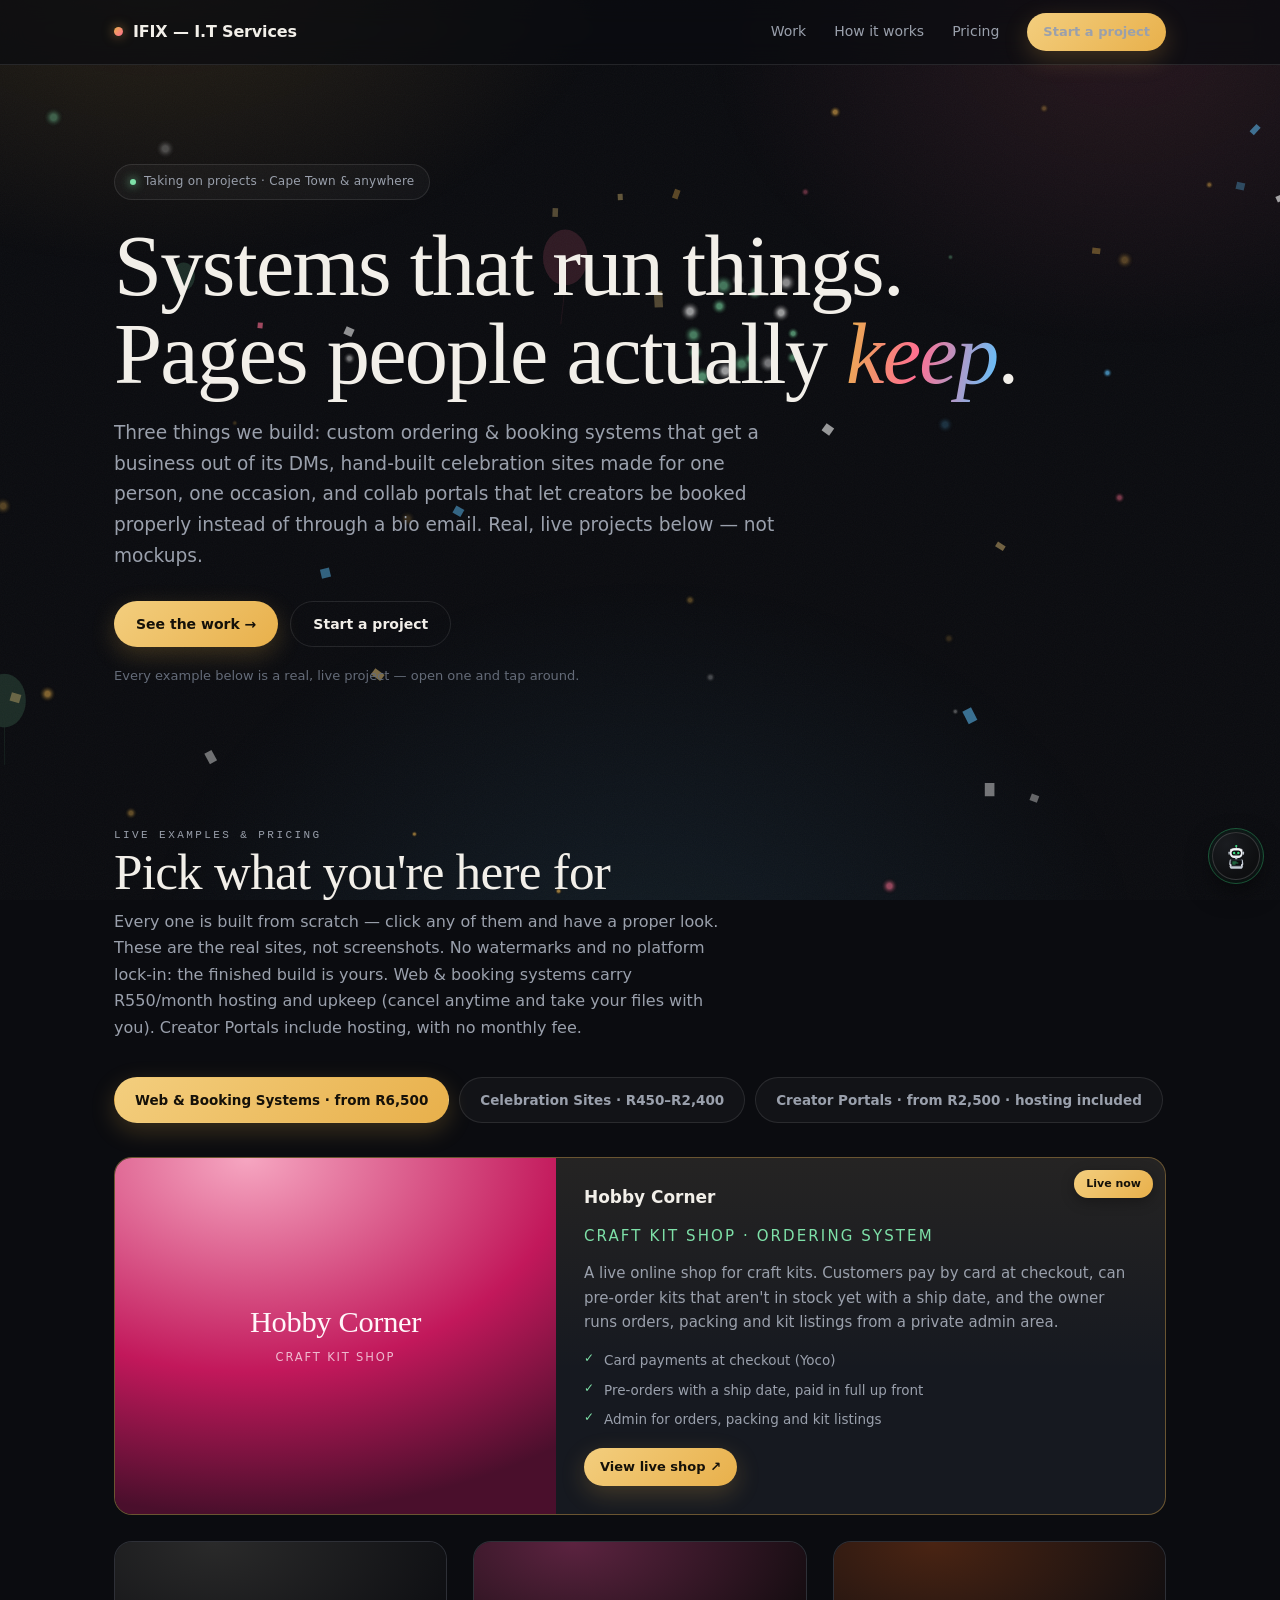
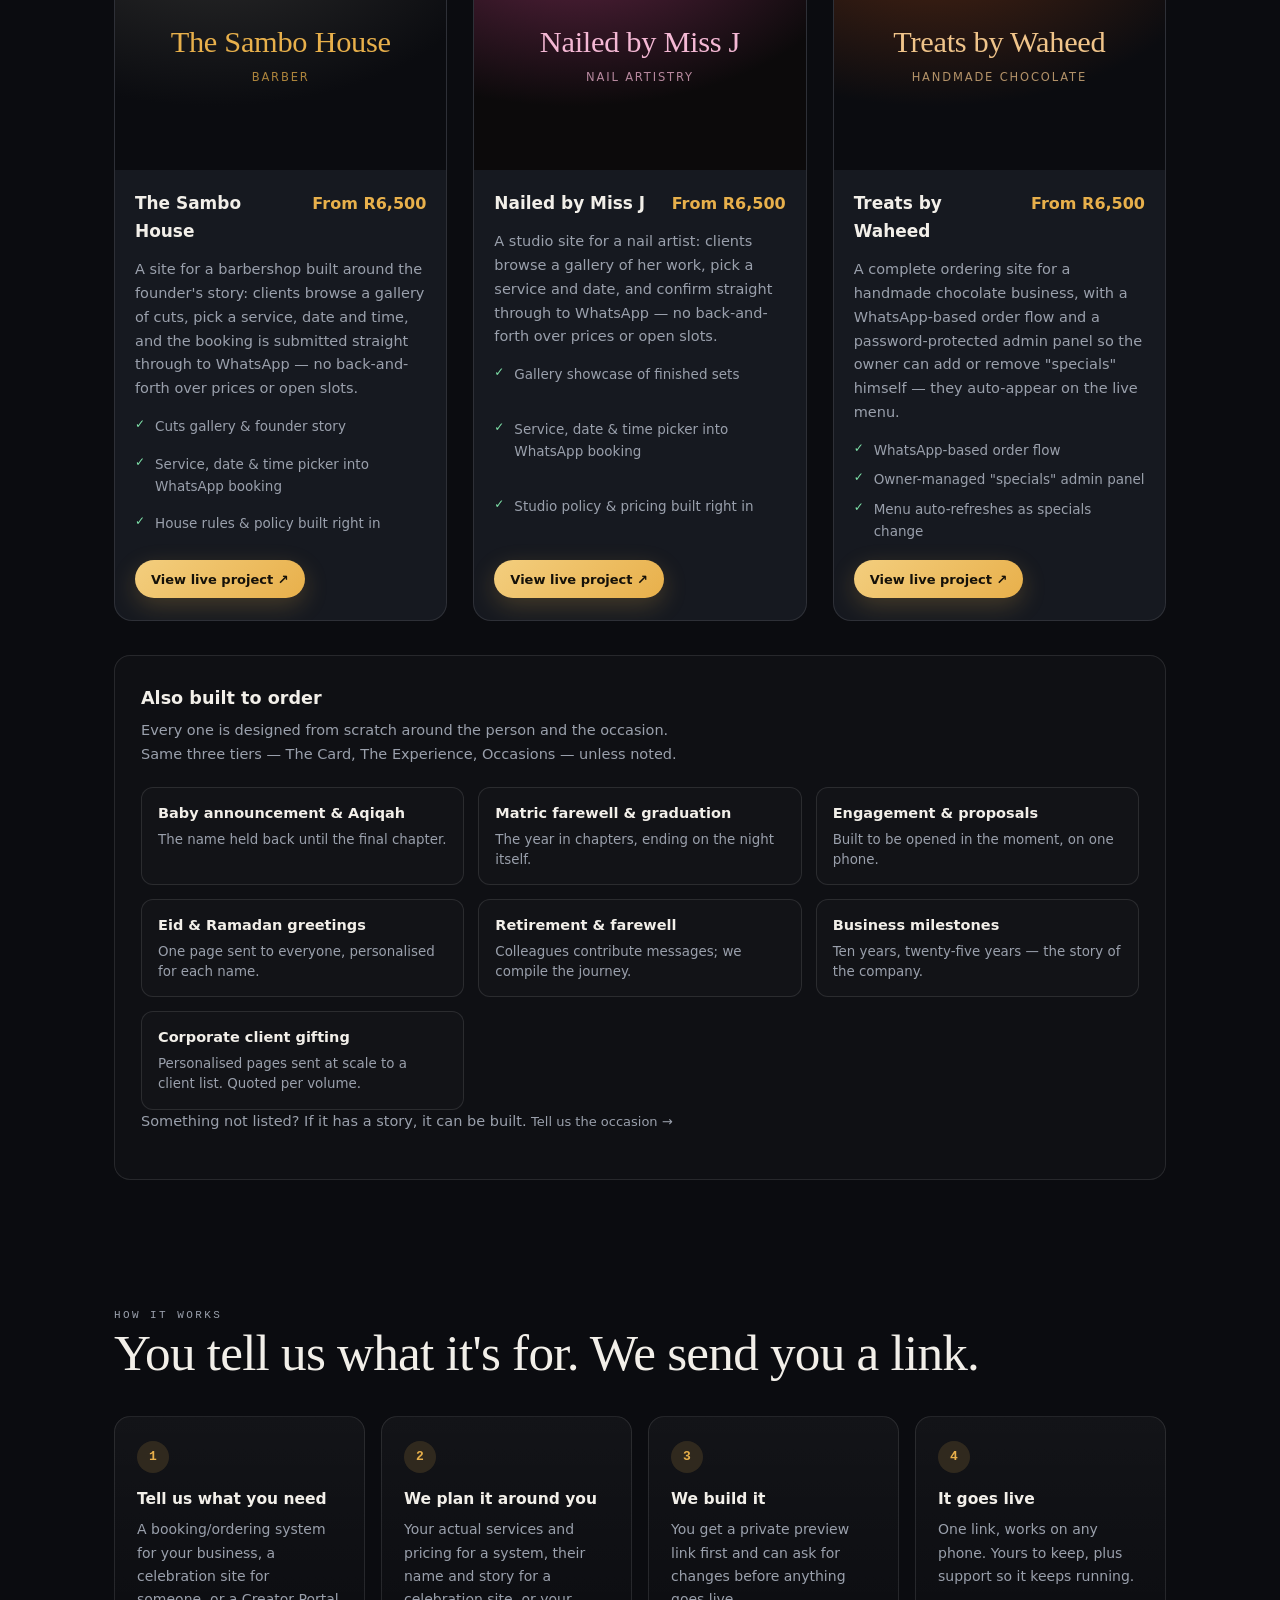
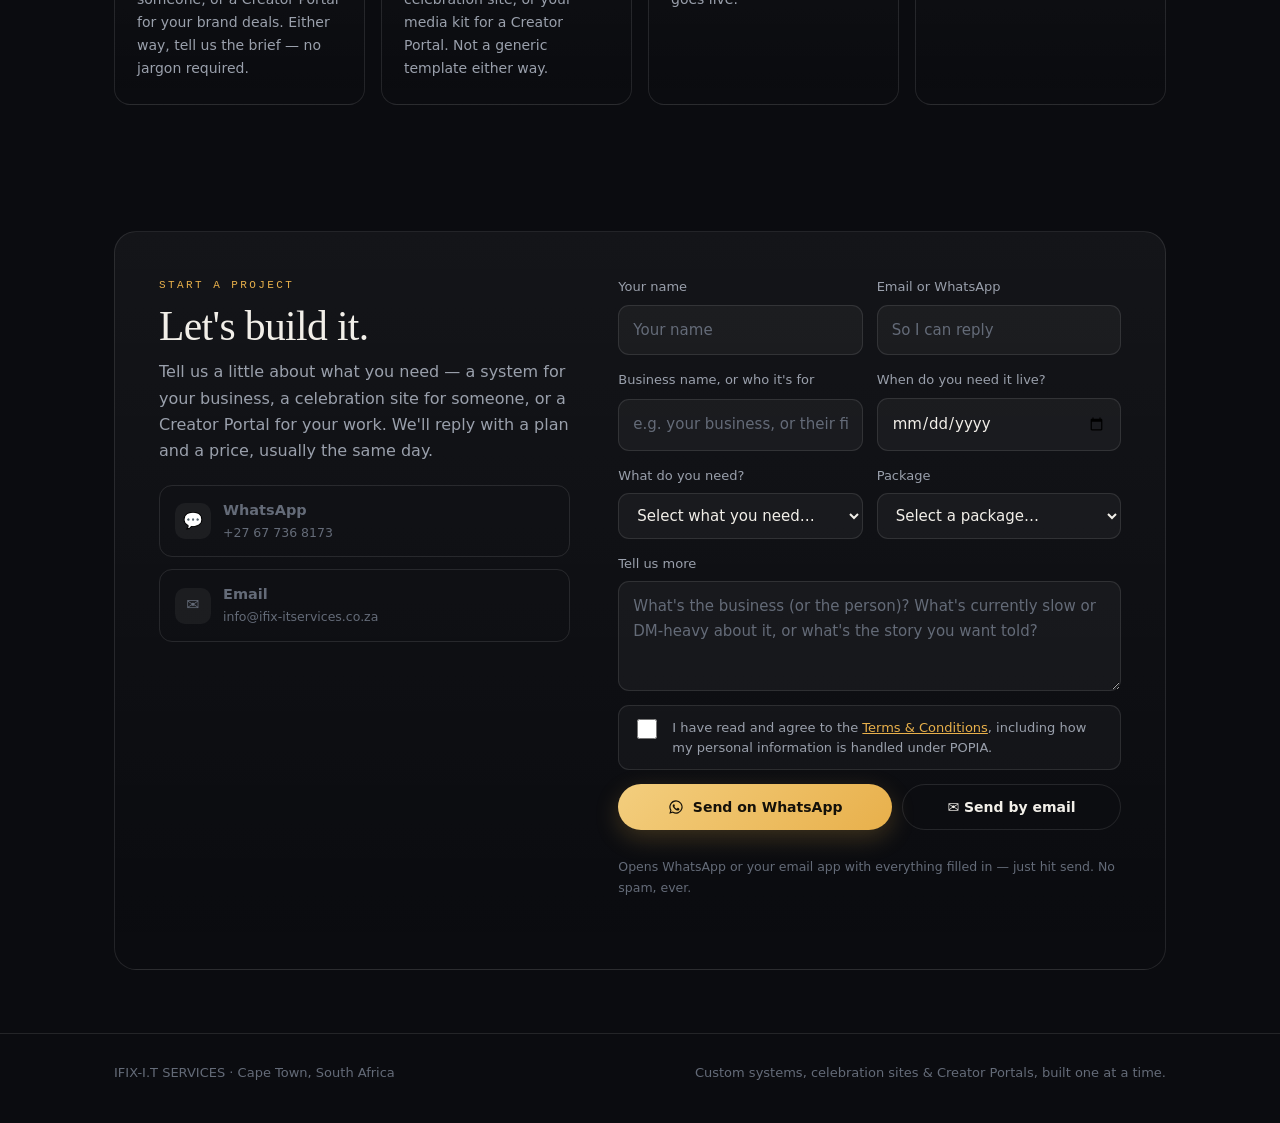
<file: portfolio/index.html>
<!DOCTYPE html>
<html lang="en">
<head>
<meta charset="utf-8" />
<meta name="viewport" content="width=device-width, initial-scale=1, viewport-fit=cover" />
<title>Portfolio — Websites, Booking Systems, Celebration Sites &amp; Creator Portals | IFIX &#8212; I.T Services</title>
<meta name="description" content="Real, live IFIX projects: custom websites, booking and ordering systems, hand-built digital celebration sites, and Creator Portals for brand collaborations. Cape Town and anywhere." />
<meta name="theme-color" content="#0b0c10" />

<link rel="canonical" href="https://ifix-itservices.co.za/portfolio/" />
<meta name="robots" content="index, follow, max-snippet:-1, max-image-preview:large, max-video-preview:-1" />
<meta property="og:url" content="https://ifix-itservices.co.za/portfolio/" />
<meta property="og:site_name" content="IFIX - I.T Services" />
<meta property="og:locale" content="en_ZA" />
<meta property="og:image" content="https://ifix-itservices.co.za/images/og-portfolio.jpg" />
<meta property="og:image:width" content="1200" />
<meta property="og:image:height" content="630" />
<meta name="twitter:card" content="summary_large_image" />
<meta name="twitter:title" content="Portfolio — Websites, Celebration Sites &amp; Creator Portals | IFIX - I.T Services" />
<meta name="twitter:description" content="Custom websites, booking systems, celebration sites and Creator Portals — real, live projects, not mockups." />
<meta name="twitter:image" content="https://ifix-itservices.co.za/images/og-portfolio.jpg" />
<meta property="og:type" content="website" />
<meta property="og:title" content="Portfolio — Websites, Celebration Sites &amp; Creator Portals | IFIX &#8212; I.T Services" />
<meta property="og:description" content="Custom websites, booking systems, celebration sites and Creator Portals — real, live projects, not mockups." />
<meta name="twitter:card" content="summary_large_image" />

<style>
/* ============================================================
   PORTFOLIO — IFIX - I.T Services (web/booking systems + celebration sites)
   ============================================================ */

:root{
  --bg:      #0b0c10;
  --bg-2:    #121419;
  --panel:   #161920;
  --line:    rgba(255,255,255,.10);
  --text:    #f2efe9;
  --muted:   #9aa0ac;
  --faint:   #646b78;

  --accent:  #e8b04b;      /* warm gold  */
  --accent-2:#ff6f91;      /* pink       */
  --accent-3:#5ec4ff;      /* blue       */
  --accent-4:#7ee0a8;      /* mint       */

  --serif: "Iowan Old Style","Palatino Linotype",Palatino,Georgia,"Times New Roman",serif;
  --sans:  ui-sans-serif, system-ui, -apple-system, "Segoe UI", Roboto, "Helvetica Neue", Arial, sans-serif;
  --mono:  ui-monospace, "SF Mono", Menlo, Consolas, monospace;

  --ease:  cubic-bezier(.16,1,.3,1);
  --pad:   clamp(20px,5vw,72px);
  --maxw:  1180px;
}

*,*::before,*::after{ box-sizing:border-box }
html{ background:var(--bg); scroll-behavior:smooth; -webkit-text-size-adjust:100% }
body{
  margin:0; background:var(--bg); color:var(--text);
  font-family:var(--sans); font-size:16px; line-height:1.65;
  overflow-x:hidden;
  -webkit-font-smoothing:antialiased; -moz-osx-font-smoothing:grayscale;
}
img,svg,iframe{ display:block; max-width:100% }
a{ color:inherit; text-decoration:none }
button,input,textarea,select{ font:inherit; color:inherit }
::selection{ background:var(--accent); color:#151109 }

/* ---------- ambient ---------- */
.glowfield{
  position:fixed; inset:0; z-index:0; pointer-events:none;
  background:
    radial-gradient(760px 520px at 12% -6%,  rgba(232,176,75,.14), transparent 62%),
    radial-gradient(700px 520px at 88% 4%,   rgba(255,111,145,.11), transparent 60%),
    radial-gradient(820px 640px at 50% 108%, rgba(94,196,255,.09),  transparent 62%);
}
.grain{
  position:fixed; inset:0; z-index:0; pointer-events:none; opacity:.035;
  background-image:url("data:image/svg+xml;utf8,<svg xmlns='http://www.w3.org/2000/svg' width='160' height='160'><filter id='n'><feTurbulence type='fractalNoise' baseFrequency='.9' numOctaves='3'/></filter><rect width='160' height='160' filter='url(%23n)'/></svg>");
}
/* Looping celebration canvas.
   `contain:layout paint` + its own compositor layer means it can never trigger
   layout or paint on the page itself — scrolling stays perfectly smooth. */
#bgfx{
  position:fixed; inset:0; z-index:0; pointer-events:none;
  contain:layout paint; will-change:transform; transform:translateZ(0);
}

/* ---------- layout ---------- */
.wrap{ width:100%; max-width:var(--maxw); margin:0 auto; padding-inline:var(--pad) }
section{ position:relative; z-index:1 }

/* ---------- nav ---------- */
.nav{
  position:sticky; top:0; z-index:50;
  backdrop-filter:blur(12px); -webkit-backdrop-filter:blur(12px);
  background:rgba(11,12,16,.72); border-bottom:1px solid var(--line);
}
.nav .wrap{
  display:flex; align-items:center; justify-content:space-between;
  gap:16px; height:64px;
}
.logo{ display:flex; align-items:center; gap:10px; font-weight:600; letter-spacing:-.01em }
.logo .dot{
  width:9px; height:9px; border-radius:50%;
  background:linear-gradient(135deg,var(--accent),var(--accent-2));
  box-shadow:0 0 12px rgba(232,176,75,.6);
}
.nav nav{ display:flex; align-items:center; gap:clamp(10px,2.4vw,28px); min-width:0 }
.nav nav a{ font-size:14px; color:var(--muted); transition:color .2s; white-space:nowrap }
.nav nav a:hover{ color:var(--text) }
@media (max-width:720px){ .nav nav a.hide-sm{ display:none } }
/* very small phones: drop the text links, keep the CTA */
@media (max-width:430px){
  .nav nav a:not(.btn){ display:none }
  .nav .wrap{ height:58px }
  .logo{ font-size:14.5px }
  .btn.sm{ padding:0 14px }
}
/* the fixed ambient layers must never create scroll width */
.glowfield,.grain{ width:100vw; max-width:100%; overflow:hidden }

/* ---------- buttons ---------- */
.btn{
  display:inline-flex; align-items:center; justify-content:center; gap:9px;
  height:46px; padding:0 22px; border:0; border-radius:999px;
  font-size:14px; font-weight:600; cursor:pointer; white-space:nowrap;
  color:#151109; background:linear-gradient(135deg,#f3ce7e,var(--accent));
  box-shadow:0 8px 24px rgba(232,176,75,.22);
  transition:transform .22s var(--ease), box-shadow .22s var(--ease), filter .2s;
}
.btn:hover{ transform:translateY(-2px); box-shadow:0 14px 32px rgba(232,176,75,.3) }
.btn:active{ transform:translateY(0) }
.btn.ghost{
  color:var(--text); background:transparent; border:1px solid var(--line);
  box-shadow:none;
}
.btn.ghost:hover{ background:rgba(255,255,255,.05); border-color:rgba(255,255,255,.24) }
.btn.sm{ height:38px; padding:0 16px; font-size:13px }
.btn[disabled]{ opacity:.5; pointer-events:none }

/* ---------- hero ---------- */
.hero{ padding:clamp(56px,11vh,120px) 0 clamp(40px,7vh,80px) }
.pill{
  display:inline-flex; align-items:center; gap:8px; margin-bottom:22px;
  padding:7px 15px; border-radius:999px; border:1px solid var(--line);
  background:rgba(255,255,255,.03);
  font-size:12px; letter-spacing:.02em; color:var(--muted);
}
.pill i{
  width:6px; height:6px; border-radius:50%; background:var(--accent-4);
  box-shadow:0 0 10px var(--accent-4); animation:blip 2.4s ease-in-out infinite;
}
@keyframes blip{ 0%,100%{opacity:.5} 50%{opacity:1} }

h1{
  margin:0 0 20px; font-family:var(--serif); font-weight:400;
  font-size:clamp(2.5rem,7.4vw,5.4rem); line-height:1.02; letter-spacing:-.02em;
}
h1 em{
  font-style:italic;
  background:linear-gradient(100deg,var(--accent) 0%,var(--accent-2) 48%,var(--accent-3) 100%);
  -webkit-background-clip:text; background-clip:text; color:transparent;
}
.sub{ max-width:56ch; margin:0 0 30px; color:var(--muted); font-size:clamp(1rem,2.1vw,1.16rem) }
.hero-cta{ display:flex; gap:12px; flex-wrap:wrap; align-items:center }
.hero-note{ margin-top:18px; font-size:13px; color:var(--faint) }

/* ---------- section heads ---------- */
.shead{ margin-bottom:clamp(26px,4vh,44px) }
.kicker{
  margin:0 0 10px; font-family:var(--mono); font-size:11px;
  letter-spacing:.22em; text-transform:uppercase; color:var(--accent);
}
h2{
  margin:0 0 10px; font-family:var(--serif); font-weight:400;
  font-size:clamp(1.9rem,4.6vw,3.2rem); line-height:1.08; letter-spacing:-.015em;
}
.shead p{ margin:0; max-width:60ch; color:var(--muted) }

/* ---------- work grid ---------- */
.work{ padding:clamp(40px,7vh,80px) 0 }
.grid{
  display:grid; gap:clamp(16px,2.4vw,26px);
  grid-template-columns:repeat(auto-fit,minmax(280px,1fr));
}
.card{
  position:relative; display:flex; flex-direction:column;
  border:1px solid var(--line); border-radius:18px; overflow:hidden;
  background:var(--panel);
  transition:transform .35s var(--ease), border-color .35s, box-shadow .35s;
}
.card:hover{
  transform:translateY(-5px); border-color:rgba(255,255,255,.2);
  box-shadow:0 22px 50px rgba(0,0,0,.45);
}
.thumb{
  position:relative; aspect-ratio:16/11; overflow:hidden;
  display:grid; place-items:center; text-align:center; padding:22px;
}
.thumb .tt{
  font-family:var(--serif); font-size:clamp(1.3rem,3vw,1.9rem);
  line-height:1.15; letter-spacing:-.01em;
}
.thumb .ts{ margin-top:8px; font-size:11.5px; letter-spacing:.16em; text-transform:uppercase; opacity:.72 }
/* per-theme thumbnails */
.t-midnight{ background:radial-gradient(120% 100% at 30% 0%,#3b2a63,#0a0a12 70%); color:#f6e7bd }
.t-golden{
  background:linear-gradient(180deg,#2a1a4d 0%,#6b3268 34%,#e0656f 62%,#ffa15c 82%,#ffd98a 100%);
  color:#fff6e6;
}

.cbody{ padding:20px 20px 22px; display:flex; flex-direction:column; gap:12px; flex:1 }
.cbody h3{ margin:0; font-size:1.06rem; font-weight:600 }
.cbody p{ margin:0; color:var(--muted); font-size:14.5px }

/* price header on each card */
.chead{ display:flex; align-items:baseline; justify-content:space-between; gap:12px }
.cprice{
  font-family:var(--serif); font-size:1.85rem; line-height:1; white-space:nowrap;
  background:linear-gradient(135deg,#f3ce7e,var(--accent));
  -webkit-background-clip:text; background-clip:text; color:transparent;
}

/* what you get */
.cinc{ margin:2px 0 0; padding:0; list-style:none; display:grid; gap:7px; flex:1 }
.cinc li{ position:relative; padding-left:20px; font-size:13.5px; color:var(--muted) }
.cinc li::before{
  content:"✓"; position:absolute; left:0; top:0; color:var(--accent-4); font-size:12px;
}

/* featured card */
.card.feature{ border-color:rgba(232,176,75,.40) }
.card.feature .cbody{
  background:linear-gradient(180deg,rgba(232,176,75,.07),transparent 60%);
}
/* full-width featured project (Hobby Corner) */
.hc-wide{ display:flex; flex-direction:column; margin-bottom:clamp(16px,2.4vw,26px) }
.hc-wide .thumb{ aspect-ratio:auto; min-height:200px }
.hc-wide .cbody{ padding:26px 28px 28px }
.hc-wide .cbody p{ font-size:15px }
.hc-wide .cinc{ display:grid }
@media (min-width:900px){
  .hc-wide{ flex-direction:row }
  .hc-wide .thumb{ flex:0 0 42%; min-height:260px; aspect-ratio:auto }
  .hc-wide .cbody{ flex:1 1 auto; justify-content:center }
}
@media (max-width:620px){
  .hc-wide .cbody p{ display:block }
  .hc-wide .cinc{ display:grid }
  .hc-wide .cbody h3{ font-size:1.2rem }
}
.t-hobbycorner{ background:radial-gradient(120% 100% at 30% 0%,#f6a6c1,#c2185b 60%,#4a0f2c 100%); color:#fff6fa }
.cbody .hc-tag{ font-size:12px; letter-spacing:.14em; text-transform:uppercase; color:var(--accent-4) }

  position:absolute; top:12px; right:12px; z-index:2;
  padding:5px 12px; border-radius:999px; font-size:11px; font-weight:600;
  color:#151109; background:linear-gradient(135deg,#f3ce7e,var(--accent));
  box-shadow:0 4px 14px rgba(0,0,0,.3);
}
.tags{ display:flex; flex-wrap:wrap; gap:6px }
.tag{
  font-size:11px; padding:4px 10px; border-radius:999px;
  border:1px solid var(--line); color:var(--faint);
}
.cfoot{ display:flex; gap:14px; align-items:center; margin-top:6px; flex-wrap:wrap }
.tlink{
  font-size:13px; font-weight:500; color:var(--muted);
  transition:color .2s var(--ease);
}
.tlink:hover{ color:var(--accent) }

/* emerald thumbnail */
.occasions{ margin-top:34px; padding:28px 26px 26px; border:1px solid var(--line,#23262d);
  border-radius:16px; background:rgba(255,255,255,.02) }
.occasions h3{ margin:0 0 6px; font-size:1.1rem; font-weight:650 }
.occasions > p{ margin:0 0 20px; color:var(--muted); font-size:14.5px; max-width:62ch }
.occ-grid{ display:grid; grid-template-columns:repeat(3,1fr); gap:14px }
@media (max-width:900px){ .occ-grid{ grid-template-columns:1fr 1fr } }
@media (max-width:620px){ .occ-grid{ grid-template-columns:1fr } }
.occ{ padding:14px 16px; border:1px solid var(--line,#23262d); border-radius:12px;
  background:rgba(255,255,255,.015); transition:border-color .25s ease, transform .25s ease }
.occ:hover{ border-color:#c9a227; transform:translateY(-2px) }
.occ b{ display:block; font-size:14.5px; font-weight:600; margin-bottom:4px }
.occ span{ display:block; color:var(--muted); font-size:13.4px; line-height:1.5 }
.occ-note{ margin:20px 0 0; font-size:14px; color:var(--muted) }

.t-journey{
  background:linear-gradient(165deg,#0a1620 0%,#123044 40%,#2c6b7a 68%,#e8d9a8 100%);
  color:#eaf4f2;
}
.t-tribute{
  background:radial-gradient(120% 100% at 30% 0%,#2b2f45,#0a0b10 74%);
  color:#dfe4f0;
}

.t-nikah{
  background:linear-gradient(165deg,#0d1f1a 0%,#123a2e 38%,#1f5c46 62%,#c9a227 100%);
  color:#f7ecd2;
}

.t-emerald{
  background:radial-gradient(120% 100% at 30% 0%,#14584a,#05201c 72%);
  color:#f0d79a;
}

/* web/booking-system case thumbnails */
.t-sambo{    background:radial-gradient(120% 100% at 30% 0%,#2a2a2a,#0b0c10 72%); color:#e8b04b }
.t-nailedbymissj{ background:radial-gradient(120% 100% at 30% 0%,#5c2340,#0c0a0b 72%); color:#f4b8d4 }
.t-waheed{   background:radial-gradient(120% 100% at 30% 0%,#4a2413,#0b0c10 72%); color:#f0c48a }
.t-creator{  background:radial-gradient(120% 100% at 30% 0%,#4d3b19,#0b0c10 72%); color:#ecd08f }
.t-creator-pro{ background:radial-gradient(120% 100% at 30% 0%,#3a2c4f,#0b0c10 72%); color:#e8c98a }
.hostnote{ margin:0 0 26px; padding:14px 18px; border:1px solid rgba(232,176,75,.35); border-radius:14px; background:rgba(232,176,75,.07); color:var(--text); font-size:14.5px; line-height:1.55 }
.hostnote strong{ color:var(--accent) }
.cinc-label{ margin:16px 0 8px; font-size:11.5px; letter-spacing:.14em; text-transform:uppercase; color:var(--accent) }

/* price badge used on custom-quote cards (no fixed number) */
.cprice.quote{ font-family:var(--sans); font-size:1rem; font-weight:600; -webkit-text-fill-color:initial; background:none; color:var(--accent) }

/* ---------- work filter tabs ---------- */
.filters{ display:flex; gap:10px; flex-wrap:wrap; margin:26px 0 34px }
.ftab{
  padding:11px 20px; border-radius:999px; border:1px solid var(--line);
  background:rgba(255,255,255,.03); color:var(--muted);
  font-size:13.5px; font-weight:600; cursor:pointer;
  transition:all .25s var(--ease);
}
.ftab:hover{ border-color:rgba(255,255,255,.24); color:var(--text) }
.ftab.active{
  color:#151109; border-color:transparent;
  background:linear-gradient(135deg,#f3ce7e,var(--accent));
  box-shadow:0 8px 24px rgba(232,176,75,.22);
}
.workgroup{ display:none }
.workgroup.active{ display:block }

/* ---------- how ---------- */
.how{ padding:clamp(40px,7vh,80px) 0 }
.steps{ display:grid; gap:16px; grid-template-columns:repeat(auto-fit,minmax(230px,1fr)) }
.step{
  padding:24px 22px; border:1px solid var(--line); border-radius:16px;
  background:linear-gradient(180deg,rgba(255,255,255,.035),transparent);
}
.step b{
  display:grid; place-items:center; width:32px; height:32px; margin-bottom:14px;
  border-radius:50%; font-family:var(--mono); font-size:13px;
  background:rgba(232,176,75,.14); color:var(--accent);
}
.step h4{ margin:0 0 6px; font-size:15.5px }
.step p{ margin:0; color:var(--muted); font-size:14px }

/* ---------- pricing ---------- */
.pricing{ padding:clamp(40px,7vh,80px) 0 }
.tiers{ display:grid; gap:16px; grid-template-columns:repeat(auto-fit,minmax(250px,1fr)) }
.tier{
  position:relative; padding:26px 24px; border-radius:18px;
  border:1px solid var(--line); background:var(--panel);
  display:flex; flex-direction:column; gap:14px;
}
.tier.feature{
  border-color:rgba(232,176,75,.42);
  background:linear-gradient(180deg,rgba(232,176,75,.07),var(--panel) 60%);
}
.tier .badge{
  position:absolute; top:-11px; left:24px; padding:4px 12px; border-radius:999px;
  font-size:11px; font-weight:600; color:#151109;
  background:linear-gradient(135deg,#f3ce7e,var(--accent));
}
.tier h3{ margin:0; font-size:1.02rem; font-weight:600 }
.price{ font-family:var(--serif); font-size:2.5rem; line-height:1 }
.price small{ font-size:.95rem; color:var(--muted); font-family:var(--sans) }
.tier ul{ margin:0; padding:0; list-style:none; display:grid; gap:9px; flex:1 }
.tier li{ position:relative; padding-left:22px; font-size:14px; color:var(--muted) }
.tier li::before{
  content:"✓"; position:absolute; left:0; top:0; color:var(--accent-4); font-size:13px;
}
.note{ margin-top:16px; font-size:13px; color:var(--faint) }

/* ---------- contact ---------- */
.contact{ padding:clamp(40px,7vh,90px) 0 }
.cbox{
  display:grid; gap:clamp(24px,4vw,48px); align-items:start;
  grid-template-columns:1fr; padding:clamp(24px,4vw,44px);
  border:1px solid var(--line); border-radius:22px;
  background:linear-gradient(180deg,rgba(255,255,255,.04),transparent);
}
@media (min-width:880px){ .cbox{ grid-template-columns:.9fr 1.1fr } }

form{ display:grid; gap:14px }
.row2{ display:grid; gap:14px; grid-template-columns:1fr }
@media (min-width:560px){ .row2{ grid-template-columns:1fr 1fr } }
label{ display:grid; gap:7px; font-size:13px; color:var(--muted) }
input,select,textarea{
  width:100%; padding:12px 14px; border-radius:11px;
  background:rgba(255,255,255,.04); border:1px solid var(--line);
  color:var(--text); outline:none; font-size:15px;
  transition:border-color .2s, background .2s, box-shadow .2s;
}
textarea{ min-height:110px; resize:vertical }
input:focus,select:focus,textarea:focus{
  border-color:rgba(232,176,75,.6); background:rgba(255,255,255,.06);
  box-shadow:0 0 0 3px rgba(232,176,75,.14);
}
input::placeholder,textarea::placeholder{ color:var(--faint) }
select option{ background:#161920; color:var(--text) }
.hp{ position:absolute; left:-9999px; opacity:0; height:0; width:0 }
label.agree{ display:flex; gap:12px; align-items:flex-start; padding:12px 14px; border:1px solid var(--line); border-radius:11px; background:rgba(255,255,255,.03); line-height:1.5; cursor:pointer }
label.agree input{ flex:0 0 auto; width:20px; height:20px; padding:0; margin-top:1px; accent-color:var(--accent); cursor:pointer; box-shadow:none }
label.agree a{ color:var(--accent); text-decoration:underline }
.formnote{ font-size:12.5px; color:var(--faint) }
.send-row{ display:grid; gap:10px; grid-template-columns:1fr }
@media (min-width:480px){ .send-row{ grid-template-columns:1.25fr 1fr } }
.send-row .btn{ width:100% }
.send-row .btn svg{ flex:0 0 auto }
.ok{
  padding:14px 16px; border-radius:12px; font-size:14.5px;
  border:1px solid rgba(126,224,168,.34); background:rgba(126,224,168,.10);
  color:#bff3d5;
}
.err{
  padding:12px 14px; border-radius:12px; font-size:14px;
  border:1px solid rgba(255,111,145,.34); background:rgba(255,111,145,.10);
  color:#ffc4d2;
}

.clinks{ display:grid; gap:12px; margin-top:20px }
.clink{
  display:flex; align-items:center; gap:12px; padding:13px 15px;
  border:1px solid var(--line); border-radius:13px;
  transition:border-color .25s, background .25s, transform .25s var(--ease);
}
.clink:hover{ border-color:rgba(255,255,255,.24); background:rgba(255,255,255,.04); transform:translateX(3px) }
.clink b{ display:block; font-size:14.5px; font-weight:600 }
.clink span{ display:block; font-size:12.5px; color:var(--faint) }
.clink .ic{
  display:grid; place-items:center; width:36px; height:36px; flex:0 0 36px;
  border-radius:10px; background:rgba(255,255,255,.05); font-size:16px;
}

/* ---------- footer ---------- */
footer{
  border-top:1px solid var(--line); padding:28px 0 40px;
  color:var(--faint); font-size:13px;
}
footer .wrap{ display:flex; gap:14px; justify-content:space-between; flex-wrap:wrap }

/* ---------- reveal on scroll ---------- */
[data-r]{ opacity:0; transform:translateY(22px) }
[data-r].in{
  opacity:1; transform:none;
  transition:opacity .8s var(--ease), transform .9s var(--ease);
}

@media (prefers-reduced-motion:reduce){
  *,*::before,*::after{
    animation-duration:.001ms !important; transition-duration:.001ms !important;
    scroll-behavior:auto !important;
  }
  [data-r]{ opacity:1 !important; transform:none !important }
}

/* ---------- mobile: two cards per row, trimmed ----------
   11 cards at 640px each = ~8 screens before the enquiry form.
   Two per row with the feature list collapsed cuts that roughly in half
   while keeping the image, name and price - the parts that sell. */
@media (max-width:620px){
  .grid{ grid-template-columns:1fr 1fr; gap:10px }
  .thumb{ aspect-ratio:4/3; padding:10px }
  .tt{ font-size:14px; line-height:1.15 }
  .ts{ font-size:8.5px; letter-spacing:.05em; line-height:1.3 }
  .cbody{ padding:12px 12px 14px; gap:8px }
  .cbody h3{ font-size:14px; line-height:1.25 }
  .cbody p{ display:none }          /* description hidden - detail is one tap away */
  .cinc{ display:none }             /* feature list hidden at this width */
  .chead{ flex-direction:column; align-items:flex-start; gap:2px }
  .cprice{ font-size:15px }
  .cfoot{ padding-top:2px }
  .cfoot .btn.sm{ width:100%; justify-content:center; padding:0 10px; font-size:12px }
  .cfoot .tlink{ font-size:12px }
}
/* very narrow phones: keep two up but tighten further */
@media (max-width:380px){
  .grid{ gap:8px }
  .cbody{ padding:10px 10px 12px }
  .tt{ font-size:13.5px }
  .cbody h3{ font-size:13px }
  .cprice{ font-size:14px }
}


  /* =========================================================
     RESPONSIVE FIT — very narrow phones
     ========================================================= */
  /* Safety lock: never allow sideways panning on any device.
     Kept on <body> (not <html>) so position:sticky keeps working. */
  body { max-width: 100%; overflow-x: clip; }
  @media (max-width: 320px){
    .grid { grid-template-columns: 1fr; }
    .btn { white-space: normal; text-align: center; height: auto; min-height: 38px; padding: 8px 14px; }
    .nav nav a.btn.sm { white-space: normal; text-align: center; height: auto; min-height: 38px; line-height: 1.15; padding: 6px 10px; font-size: 11px; letter-spacing: 0; }
    .cprice { font-size: 1.5rem; }
    .cbody, .thumb { padding-left: 14px; padding-right: 14px; }
  }

</style>
<link rel="icon" href="data:image/svg+xml,<svg xmlns='http://www.w3.org/2000/svg' viewBox='0 0 100 100'><text y='.9em' font-size='90'>✦</text></svg>">
</head>
<body>

<div class="glowfield"></div>
<div class="grain"></div>

<!-- ================= NAV ================= -->
<header class="nav">
  <div class="wrap">
    <a class="logo" href="#top"><span class="dot"></span> IFIX &#8212; I.T&nbsp;Services</a>
    <nav>
      <a href="#work">Work</a>
      <a href="#how" class="hide-sm">How it works</a>
      <a href="#work" class="hide-sm">Pricing</a>
      <a class="btn sm" href="#contact">Start a project</a>
    </nav>
  </div>
</header>

<!-- ================= HERO ================= -->
<section class="hero" id="top">
  <div class="wrap">
    <span class="pill" data-r><i></i> Taking on projects · Cape Town &amp; anywhere</span>
    <h1 data-r>Systems that run things.<br>Pages people actually <em>keep</em>.</h1>
    <p class="sub" data-r>
      Three things we build: custom ordering &amp; booking systems that get a
      business out of its DMs, hand-built celebration sites made for one
      person, one occasion, and collab portals that let creators be booked
      properly instead of through a bio email. Real, live projects below — not mockups.
    </p>
    <div class="hero-cta" data-r>
      <a class="btn" href="#work">See the work →</a>
      <a class="btn ghost" href="#contact">Start a project</a>
    </div>
    <p class="hero-note" data-r>Every example below is a real, live project — open one and tap around.</p>
  </div>
</section>

<!-- ================= WORK ================= -->
<section class="work" id="work">
  <div class="wrap">
    <div class="shead" data-r>
      <p class="kicker">Live examples &amp; pricing</p>
      <h2>Pick what you're here for</h2>
      <p>Every one is built from scratch — click any of them and have a proper
         look. These are the real sites, not screenshots. No watermarks and no
         platform lock-in: the finished build is yours. Web &amp; booking systems carry
         R550/month hosting and upkeep (cancel anytime and take your files with
         you). Creator Portals include hosting, with no monthly fee.</p>
    </div>

    <div class="filters" role="tablist" aria-label="Portfolio category">
      <button class="ftab active" data-target="web" type="button">Web &amp; Booking Systems &#183; from R6,500</button>
      <button class="ftab" data-target="birthday" type="button">Celebration Sites &#183; R450&#8211;R2,400</button>
      <button class="ftab" data-target="creator" type="button">Creator Portals &#183; from R2,500 &#183; hosting included</button>
    </div>

    <div class="workgroup active" id="work-web">
    <article class="card feature hc-wide" data-r>
      <span class="cbadge" style="position:absolute;top:12px;right:12px;z-index:2;padding:5px 12px;border-radius:999px;font-size:11px;font-weight:600;color:#151109;background:linear-gradient(135deg,#f3ce7e,#e8b04b);box-shadow:0 4px 14px rgba(0,0,0,.3)">Live now</span>
      <div class="thumb t-hobbycorner">
        <div>
          <div class="tt">Hobby Corner</div>
          <div class="ts">Craft kit shop</div>
        </div>
      </div>
      <div class="cbody">
        <div class="chead">
          <h3>Hobby Corner</h3>
        </div>
        <p class="hc-tag">Craft kit shop · Ordering system</p>
        <p>A live online shop for craft kits. Customers pay by card at checkout, can pre-order
           kits that aren't in stock yet with a ship date, and the owner runs orders, packing and
           kit listings from a private admin area.</p>
        <ul class="cinc">
          <li>Card payments at checkout (Yoco)</li>
          <li>Pre-orders with a ship date, paid in full up front</li>
          <li>Admin for orders, packing and kit listings</li>
        </ul>
        <div class="cfoot">
          <a class="btn sm" href="https://hobbycorner.co.za/" target="_blank" rel="noopener">View live shop ↗</a>
        </div>
      </div>
    </article>
    <div class="grid">

      <article class="card" data-r>
        <div class="thumb t-sambo">
          <div>
            <div class="tt">The Sambo House</div>
            <div class="ts">Barber</div>
          </div>
        </div>
        <div class="cbody">
          <div class="chead">
            <h3>The Sambo House</h3>
            <span class="cprice quote">From R6,500</span>
          </div>
          <p>A site for a barbershop built around the founder's story: clients
             browse a gallery of cuts, pick a service, date and time, and the
             booking is submitted straight through to WhatsApp — no back-and-forth
             over prices or open slots.</p>
          <ul class="cinc">
            <li>Cuts gallery &amp; founder story</li>
            <li>Service, date &amp; time picker into WhatsApp booking</li>
            <li>House rules &amp; policy built right in</li>
          </ul>
          <div class="cfoot">
            <a class="btn sm" href="https://www.sambohouse.co.za/" target="_blank" rel="noopener">View live project ↗</a>
          </div>
        </div>
      </article>

      <article class="card" data-r>
        <div class="thumb t-nailedbymissj">
          <div>
            <div class="tt">Nailed by Miss J</div>
            <div class="ts">Nail Artistry</div>
          </div>
        </div>
        <div class="cbody">
          <div class="chead">
            <h3>Nailed by Miss J</h3>
            <span class="cprice quote">From R6,500</span>
          </div>
          <p>A studio site for a nail artist: clients browse a gallery of
             her work, pick a service and date, and confirm straight through
             to WhatsApp — no back-and-forth over prices or open slots.</p>
          <ul class="cinc">
            <li>Gallery showcase of finished sets</li>
            <li>Service, date &amp; time picker into WhatsApp booking</li>
            <li>Studio policy &amp; pricing built right in</li>
          </ul>
          <div class="cfoot">
            <a class="btn sm" href="https://jesslyn-vert.vercel.app/" target="_blank" rel="noopener">View live project ↗</a>
          </div>
        </div>
      </article>

      <article class="card" data-r>
        <div class="thumb t-waheed">
          <div>
            <div class="tt">Treats by Waheed</div>
            <div class="ts">Handmade Chocolate</div>
          </div>
        </div>
        <div class="cbody">
          <div class="chead">
            <h3>Treats by Waheed</h3>
            <span class="cprice quote">From R6,500</span>
          </div>
          <p>A complete ordering site for a handmade chocolate business, with
             a WhatsApp-based order flow and a password-protected admin panel
             so the owner can add or remove "specials" himself — they
             auto-appear on the live menu.</p>
          <ul class="cinc">
            <li>WhatsApp-based order flow</li>
            <li>Owner-managed "specials" admin panel</li>
            <li>Menu auto-refreshes as specials change</li>
          </ul>
          <div class="cfoot">
            <a class="btn sm" href="work/treats-by-waheed/index.html" target="_blank" rel="noopener">View live project ↗</a>
          </div>
        </div>
      </article>

    </div>
    </div>

    <div class="workgroup" id="work-birthday">
    <div class="grid">

      <article class="card" data-r>
        <div class="thumb t-golden">
          <div>
            <div class="tt">Golden Hour</div>
            <div class="ts">Single page · Scroll</div>
          </div>
        </div>
        <div class="cbody">
          <div class="chead">
            <h3>The Card</h3>
            <span class="cprice">R450</span>
          </div>
          <p>One page, no clicking — just scroll. The sky travels from dawn to a
             starry night as the wish unfolds, and the candle goes out along the way.</p>
          <ul class="cinc">
            <li>A single scrolling page</li>
            <li>Their name &amp; your message</li>
            <li>Animation, confetti &amp; music</li>
            <li>Live link within 48 hours</li>
          </ul>
          <div class="cfoot">
            <a class="btn sm" href="work/goldenhour/index.html" target="_blank" rel="noopener">Open demo ↗</a>
            <a class="tlink" href="#contact">Order this →</a>
          </div>
        </div>
      </article>

      <article class="card feature" data-r>
        <span class="cbadge">Most popular</span>
        <div class="thumb t-midnight">
          <div>
            <div class="tt">A Year Around the Sun</div>
            <div class="ts">Midnight &amp; Gold</div>
          </div>
        </div>
        <div class="cbody">
          <div class="chead">
            <h3>The Experience</h3>
            <span class="cprice">R950</span>
          </div>
          <p>Five chapters you click through: a constellation you light star by
             star, and candles you blow out with your actual breath.</p>
          <ul class="cinc">
            <li>Five-page click-through journey</li>
            <li>Up to 5 of your photos</li>
            <li>Interactive cake, gift or letter</li>
            <li>Custom colours &amp; wording</li>
            <li>One round of changes</li>
          </ul>
          <div class="cfoot">
            <a class="btn sm" href="work/midnight/index.html" target="_blank" rel="noopener">Open demo ↗</a>
            <a class="tlink" href="#contact">Order this →</a>
          </div>
        </div>
      </article>

      <article class="card" data-r>
        <div class="thumb t-emerald">
          <div>
            <div class="tt">The Emerald Years</div>
            <div class="ts">Emerald &amp; Brass</div>
          </div>
        </div>
        <div class="cbody">
          <div class="chead">
            <h3>Occasions</h3>
            <span class="cprice">R1,800</span>
          </div>
          <p>For the big ones. A monogram crest, a timeline of the years, glasses
             that clink, and the evening's programme — built around your occasion.</p>
          <ul class="cinc">
            <li>Weddings &amp; anniversaries</li>
            <li>Memorial &amp; tribute pages</li>
            <li>Corporate &amp; client gifting</li>
            <li>Unlimited photos &amp; sections</li>
            <li>Custom domain setup</li>
            <li>Written together with you</li>
          </ul>
          <div class="cfoot">
            <a class="btn sm" href="work/emerald/index.html" target="_blank" rel="noopener">Open demo ↗</a>
            <a class="tlink" href="#contact">Enquire →</a>
          </div>
        </div>
      </article>

      <article class="card" data-r>
        <div class="thumb t-nikah">
          <div>
            <div class="tt">The Nikah Suite</div>
            <div class="ts">Concept &#183; Invitation &amp; keepsake</div>
          </div>
        </div>
        <div class="cbody">
          <div class="chead">
            <h3>Nikah &amp; Walima</h3>
            <span class="cprice">From R2,400</span>
          </div>
          <p>A private invitation that becomes a keepsake. Guests open a link,
             read the couple&#39;s story chapter by chapter, RSVP straight through
             WhatsApp &#8212; and after the day, the same page turns into the
             photo album everyone was sent.</p>
          <ul class="cinc">
            <li>Bespoke calligraphy title &amp; monogram</li>
            <li>Chapter journey: the story, the families, the day</li>
            <li>WhatsApp RSVP with live guest count</li>
            <li>Venue map, programme &amp; dress code</li>
            <li>Converts to a photo keepsake after the event</li>
            <li>Custom domain for the couple</li>
          </ul>
          <div class="cfoot">
            <a class="tlink" href="#contact">Enquire &#8594;</a>
          </div>
        </div>
      </article>

      <article class="card" data-r>
        <div class="thumb t-journey">
          <div>
            <div class="tt">The Journey</div>
            <div class="ts">Concept &#183; Send-off &amp; return</div>
          </div>
        </div>
        <div class="cbody">
          <div class="chead">
            <h3>Umrah &amp; Hajj</h3>
            <span class="cprice">From R1,200</span>
          </div>
          <p>Two pages, one link. Before they leave, family and friends add their
             duas and well-wishes to a page that fills up as the date approaches.
             When they return, the same link becomes the album of the journey.</p>
          <ul class="cinc">
            <li>Duas &amp; messages wall, added via WhatsApp</li>
            <li>Countdown to departure</li>
            <li>Return chapter for photos &amp; reflections</li>
            <li>Stays online as a permanent keepsake</li>
          </ul>
          <div class="cfoot">
            <a class="tlink" href="#contact">Enquire &#8594;</a>
          </div>
        </div>
      </article>

      <article class="card" data-r>
        <div class="thumb t-tribute">
          <div>
            <div class="tt">In Memory</div>
            <div class="ts">Concept &#183; Tribute page</div>
          </div>
        </div>
        <div class="cbody">
          <div class="chead">
            <h3>Memorial &amp; Tribute</h3>
            <span class="cprice">From R1,500</span>
          </div>
          <p>A quiet, permanent page for someone who has passed. No animation,
             no confetti &#8212; just their life told properly, and space for the
             people who loved them to add a memory whenever they want to.</p>
          <ul class="cinc">
            <li>A life in chapters, written with the family</li>
            <li>Photo gallery &amp; favourite passages</li>
            <li>Open memory wall for family and friends</li>
            <li>Private link or public, your choice</li>
            <li>Hosted permanently, never taken down</li>
          </ul>
          <div class="cfoot">
            <a class="tlink" href="#contact">Enquire &#8594;</a>
          </div>
        </div>
      </article>

    </div>
    </div>

    <div class="workgroup" id="work-creator">
    <p class="hostnote" data-r><strong>Hosting included. No monthly fees.</strong>
       Every Creator Portal is custom designed and built for you, never a
       template, and priced once-off, with no R550/month hosting charge.</p>
    <div class="grid">

      <article class="card" data-r>
        <div class="thumb t-creator">
          <div>
            <div class="tt">Studio Naledi</div>
            <div class="ts">Creator Portal · Concept demo</div>
          </div>
        </div>
        <div class="cbody">
          <div class="chead">
            <h3>Creator Portal</h3>
            <span class="cprice">R2,500</span>
          </div>
          <p>A one-page portal custom designed and built around you, so brands
             book you properly instead of emailing your bio. Open the concept
             demo to try it.</p>
          <div class="cinc-label">What the concept demo contains</div>
          <ul class="cinc">
            <li>Profile hero with portrait, socials, location &amp; booking status</li>
            <li>Direct email card with one-tap Copy Email</li>
            <li>Media snapshot: reach, engagement, main market &amp; median views</li>
            <li>Expandable audience breakdown: cities, age &amp; gender split</li>
            <li>Three campaign case-study cards that open in detail</li>
            <li>5-step guided brief: reason, platforms &amp; deliverables, compensation &amp; budget, timeline &amp; date/time, your details</li>
            <li>Live email draft with an auto-tagged subject line &amp; reference number</li>
            <li>Opens in the brand's email app, or copy the full brief</li>
            <li>Three colour themes: White &amp; Gold, Champagne, Noir</li>
            <li>Hosting included, no monthly fees</li>
          </ul>
          <div class="cfoot">
            <a class="btn sm" href="work/creator-portal-demo/index.html" target="_blank" rel="noopener">Open demo ↗</a>
            <a class="tlink" href="#contact">Order this →</a>
          </div>
        </div>
      </article>

      <article class="card feature" data-r>
        <span class="cbadge">For busy inboxes</span>
        <div class="thumb t-creator-pro">
          <div>
            <div class="tt">Creator Portal Pro</div>
            <div class="ts">Everything below, custom built</div>
          </div>
        </div>
        <div class="cbody">
          <div class="chead">
            <h3>Creator Portal Pro</h3>
            <span class="cprice">R4,000</span>
          </div>
          <p>For creators with a steady flow of enquiries: sort different kinds
             of requests, set expectations before anyone writes, and show
             exactly when you are free.</p>
          <div class="cinc-label">Everything in Creator Portal</div>
          <ul class="cinc">
            <li>Profile hero, direct email card &amp; media snapshot with audience breakdown</li>
            <li>Campaign case-study cards</li>
            <li>5-step guided brief with live, auto-tagged email draft &amp; reference number</li>
          </ul>
          <div class="cinc-label">Plus, only in Pro</div>
          <ul class="cinc">
            <li>Custom theme and colour of your choice</li>
            <li>Separate enquiry types, each with its own subject tag</li>
            <li>Rate card or media kit download</li>
            <li>Minimum budget shown up front</li>
            <li>Availability dates you control</li>
            <li>Custom domain setup</li>
            <li>Hosting included, no monthly fees</li>
          </ul>
          <div class="cfoot">
            <a class="btn sm" href="#contact">Ask about Pro →</a>
          </div>
        </div>
      </article>

    </div>
    </div>

    <div class="occasions" data-r>
      <h3>Also built to order</h3>
      <p>Every one is designed from scratch around the person and the occasion.
         Same three tiers &#8212; The Card, The Experience, Occasions &#8212; unless noted.</p>
      <div class="occ-grid">
        <div class="occ"><b>Baby announcement &amp; Aqiqah</b><span>The name held back until the final chapter.</span></div>
        <div class="occ"><b>Matric farewell &amp; graduation</b><span>The year in chapters, ending on the night itself.</span></div>
        <div class="occ"><b>Engagement &amp; proposals</b><span>Built to be opened in the moment, on one phone.</span></div>
        <div class="occ"><b>Eid &amp; Ramadan greetings</b><span>One page sent to everyone, personalised for each name.</span></div>
        <div class="occ"><b>Retirement &amp; farewell</b><span>Colleagues contribute messages; we compile the journey.</span></div>
        <div class="occ"><b>Business milestones</b><span>Ten years, twenty-five years &#8212; the story of the company.</span></div>
        <div class="occ"><b>Corporate client gifting</b><span>Personalised pages sent at scale to a client list. Quoted per volume.</span></div>
      </div>
      <p class="occ-note">Something not listed? If it has a story, it can be built.
         <a class="tlink" href="#contact">Tell us the occasion &#8594;</a></p>
    </div>

  </div>
</section>

<!-- ================= HOW ================= -->
<section class="how" id="how">
  <div class="wrap">
    <div class="shead" data-r>
      <p class="kicker">How it works</p>
      <h2>You tell us what it's for. We send you a link.</h2>
    </div>
    <div class="steps">
      <div class="step" data-r>
        <b>1</b>
        <h4>Tell us what you need</h4>
        <p>A booking/ordering system for your business, a celebration site
           for someone, or a Creator Portal for your brand deals. Either way,
           tell us the brief — no jargon required.</p>
      </div>
      <div class="step" data-r>
        <b>2</b>
        <h4>We plan it around you</h4>
        <p>Your actual services and pricing for a system, their name and
           story for a celebration site, or your media kit for a Creator Portal.
           Not a generic template either way.</p>
      </div>
      <div class="step" data-r>
        <b>3</b>
        <h4>We build it</h4>
        <p>You get a private preview link first and can ask for changes before
           anything goes live.</p>
      </div>
      <div class="step" data-r>
        <b>4</b>
        <h4>It goes live</h4>
        <p>One link, works on any phone. Yours to keep, plus support so it
           keeps running.</p>
      </div>
    </div>
  </div>
</section>

<!-- ================= CONTACT ================= -->
<section class="contact" id="contact">
  <div class="wrap">
    <div class="cbox">

      <div data-r>
        <p class="kicker">Start a project</p>
        <h2 style="font-size:clamp(1.7rem,4vw,2.6rem)">Let&#39;s build it.</h2>
        <p style="color:var(--muted);margin:0">
          Tell us a little about what you need — a system for your business,
          a celebration site for someone, or a Creator Portal for your work.
          We'll reply with a plan and a price, usually the same day.
        </p>

        <div class="clinks">
          <a class="clink" id="waLink" href="#" target="_blank" rel="noopener">
            <span class="ic">💬</span>
            <span><b>WhatsApp</b><span>Fastest reply</span></span>
          </a>
          <a class="clink" id="mailLink" href="#">
            <span class="ic">✉️</span>
            <span><b>Email</b><span>Send us the details</span></span>
          </a>
        </div>
      </div>

      <div data-r>
        <!-- Sends via WhatsApp or email — no server required, works anywhere -->
        <form id="enquiryForm" novalidate>
          <div class="row2">
            <label>Your name
              <input name="name" placeholder="Your name" autocomplete="name" />
            </label>
            <label>Email or WhatsApp
              <input name="contact" placeholder="So I can reply" />
            </label>
          </div>

          <div class="row2">
            <label>Business name, or who it's for
              <input name="recipient" placeholder="e.g. your business, or their first name" />
            </label>
            <label>When do you need it live?
              <input name="date" type="date" />
            </label>
          </div>

          <div class="row2">
            <label>What do you need?
              <select name="occasion">
                <option selected disabled value="">Select what you need&#8230;</option>
                <optgroup label="For a business">
                  <option>Website</option>
                  <option>Booking / appointment system</option>
                  <option>Ordering / e-commerce system</option>
                  <option>Custom web app</option>
                  <option>Corporate client gifting</option>
                  <option>Business milestone page</option>
                </optgroup>
                <optgroup label="Celebration site">
                  <option>Birthday</option>
                  <option>Nikah &amp; Walima</option>
                  <option>Wedding / anniversary</option>
                  <option>Engagement / proposal</option>
                  <option>Umrah &amp; Hajj</option>
                  <option>Baby announcement / Aqiqah</option>
                  <option>Matric farewell / graduation</option>
                  <option>Eid &amp; Ramadan greeting</option>
                  <option>Memorial &amp; tribute</option>
                  <option>Retirement &amp; farewell</option>
                  <option>Other occasion</option>
                </optgroup>
                <optgroup label="Creator Portal">
                  <option>Creator Portal</option>
                  <option>Creator Portal Pro</option>
                </optgroup>
                <option>Not sure yet</option>
              </select>
            </label>
            <label>Package
              <select name="package">
                <option selected disabled value="">Select a package&#8230;</option>
                <option>Web / booking system &#8212; from R6,500</option>
                <option>The Card &#8212; R450</option>
                <option>The Experience &#8212; R950</option>
                <option>Occasions &#8212; R1,800</option>
                <option>Nikah &amp; Walima &#8212; from R2,400</option>
                <option>Umrah &amp; Hajj &#8212; from R1,200</option>
                <option>Memorial &amp; Tribute &#8212; from R1,500</option>
                <option>Creator Portal &#8212; R2,500</option>
                <option>Creator Portal Pro &#8212; R4,000</option>
                <option>Not sure yet</option>
              </select>
            </label>
          </div>

          <label>Tell us more
            <textarea name="about" placeholder="What's the business (or the person)? What's currently slow or DM-heavy about it, or what's the story you want told?"></textarea>
          </label>

          <label class="agree">
            <input type="checkbox" name="terms" id="agreeTerms">
            <span>I have read and agree to the <a href="/#terms" target="_blank" rel="noopener">Terms &amp; Conditions</a>, including how my personal information is handled under POPIA.</span>
          </label>

          <div class="send-row">
            <button class="btn" type="button" id="sendWa">
              <svg width="16" height="16" viewBox="0 0 24 24" fill="currentColor" aria-hidden="true">
                <path d="M12 2a10 10 0 0 0-8.6 15.1L2 22l5-1.3A10 10 0 1 0 12 2Zm0 18.2a8.2 8.2 0 0 1-4.2-1.2l-.3-.2-3 .8.8-2.9-.2-.3A8.2 8.2 0 1 1 12 20.2Zm4.5-6.1c-.2-.1-1.5-.7-1.7-.8s-.4-.1-.5.1-.6.8-.8 1-.3.2-.5.1a6.7 6.7 0 0 1-3.3-2.9c-.2-.4.2-.4.6-1.2a.4.4 0 0 0 0-.4l-.7-1.7c-.2-.4-.4-.4-.5-.4h-.5a.9.9 0 0 0-.7.3 2.8 2.8 0 0 0-.9 2.1 4.9 4.9 0 0 0 1 2.6 11.2 11.2 0 0 0 4.3 3.8c1.6.6 2.2.7 3 .6a2.5 2.5 0 0 0 1.7-1.2 2.1 2.1 0 0 0 .1-1.2c0-.1-.2-.2-.4-.3Z"/>
              </svg>
              Send on WhatsApp
            </button>
            <button class="btn ghost" type="button" id="sendMail">
              ✉️ Send by email
            </button>
          </div>
          <p class="formnote">
            Opens WhatsApp or your email app with everything filled in — just hit send.
            No spam, ever.
          </p>
          <div id="formMsg" aria-live="polite"></div>
        </form>
      </div>

    </div>
  </div>
</section>

<footer>
  <div class="wrap">
    <span>IFIX-I.T SERVICES · Cape Town, South Africa</span>
    <span>Custom systems, celebration sites &amp; Creator Portals, built one at a time.</span>
  </div>
</footer>

<script>
/* ============================================================
   PORTFOLIO — behaviour
   ------------------------------------------------------------
   >>> EDIT YOUR CONTACT DETAILS HERE <<<
   ============================================================ */
var CONTACT = {
  whatsapp: "27677368173",              // 067 736 8173 in international format
  email:    "info@ifix-itservices.co.za",
  name:     "Tasleem"
};

(function () {
  "use strict";

  /* ---------- wire up contact links ---------- */
  var msg = encodeURIComponent(
    "Hi! I saw your portfolio and I'd like to start a project."
  );
  var wa = document.getElementById("waLink");
  if (wa) {
    wa.href = "https://wa.me/" + CONTACT.whatsapp + "?text=" + msg;
    var waSub = wa.querySelector("span span");
    if (waSub && CONTACT.whatsapp) {
      // pretty-print a SA number: 27677368173 -> +27 67 736 8173
      var d = CONTACT.whatsapp.replace(/\D/g, "");
      waSub.textContent = (d.length === 11)
        ? "+" + d.slice(0,2) + " " + d.slice(2,4) + " " + d.slice(4,7) + " " + d.slice(7)
        : "+" + d;
    }
  }
  var ml = document.getElementById("mailLink");
  if (ml) {
    ml.href = "mailto:" + CONTACT.email +
      "?subject=" + encodeURIComponent("New project enquiry") +
      "&body=" + msg;
    var mlSub = ml.querySelector("span span");
    if (mlSub) mlSub.textContent = CONTACT.email;
  }

  /* ---------- work filter tabs ---------- */
  var tabs = [].slice.call(document.querySelectorAll(".ftab"));
  tabs.forEach(function (tab) {
    tab.addEventListener("click", function () {
      tabs.forEach(function (t) { t.classList.remove("active"); });
      tab.classList.add("active");
      var target = tab.getAttribute("data-target");
      document.querySelectorAll(".workgroup").forEach(function (g) {
        var show = g.id === "work-" + target;
        g.classList.toggle("active", show);
        if (show) {
          // IntersectionObserver never fires on display:none elements,
          // so make sure cards in a newly-revealed group are visible.
          [].slice.call(g.querySelectorAll("[data-r]")).forEach(function (el) {
            el.classList.add("in");
          });
        }
      });
    });
  });

  /* ---------- reveal on scroll ---------- */
  var items = [].slice.call(document.querySelectorAll("[data-r]"));
  if ("IntersectionObserver" in window) {
    var io = new IntersectionObserver(function (es) {
      es.forEach(function (e) {
        if (!e.isIntersecting) return;
        var sibs = [].slice.call(e.target.parentNode.children)
                     .filter(function (n) { return n.hasAttribute("data-r"); });
        var i = Math.max(0, sibs.indexOf(e.target));
        setTimeout(function () { e.target.classList.add("in"); }, i * 80);
        io.unobserve(e.target);
      });
    }, { threshold: .12, rootMargin: "0px 0px -6% 0px" });
    items.forEach(function (el) { io.observe(el); });
  } else {
    items.forEach(function (el) { el.classList.add("in"); });
  }

  /* ---------- enquiry form ----------
     No server, no backend, nothing to break. The two buttons build a
     readable message from the fields and hand it to WhatsApp or the
     visitor's email app, pre-filled. Works locally, on Netlify, anywhere. */
  var form = document.getElementById("enquiryForm");
  var out  = document.getElementById("formMsg");
  var waBtn = document.getElementById("sendWa");
  var mailBtn = document.getElementById("sendMail");

  function field(n) {
    var el = form.querySelector('[name="' + n + '"]');
    return el && el.value ? el.value.trim() : "";
  }

  /* Build a tidy plain-text enquiry. Only includes what was filled in. */
  function buildMessage() {
    var lines = ["Hi! I'd like to start a project.", ""];
    var rows = [
      ["Name",     field("name")],
      ["Contact",  field("contact")],
      ["For",      field("recipient")],
      ["Needed by",field("date")],
      ["Occasion", field("occasion")],
      ["Package",  field("package")]
    ];
    rows.forEach(function (r) {
      if (r[1]) lines.push(r[0] + ": " + r[1]);
    });
    var about = field("about");
    if (about) { lines.push("", "About them:", about); }
    return lines.join("\n");
  }

  /* Only name + contact are genuinely required. */
  function valid() {
    var missing = [];
    if (!field("name"))    missing.push("your name");
    if (!field("contact")) missing.push("an email or WhatsApp number");
    if (!missing.length && !document.getElementById("agreeTerms").checked) {
      out.innerHTML = '<div class="err">Please tick the box to confirm you have read the Terms &amp; Conditions.</div>';
      document.getElementById("agreeTerms").focus();
      return false;
    }
    if (missing.length) {
      out.innerHTML = '<div class="err">Please add ' + missing.join(" and ") + '.</div>';
      var first = !field("name")
        ? form.querySelector('[name="name"]')
        : form.querySelector('[name="contact"]');
      if (first) first.focus();
      return false;
    }
    return true;
  }

  function sent(where) {
    out.innerHTML =
      '<div class="ok">Opening ' + where + ' with your enquiry filled in — ' +
      'just press send. If nothing opened, use the ' + where +
      ' button just above.</div>';
    confetti();
  }

  if (waBtn) {
    waBtn.addEventListener("click", function () {
      if (!valid()) return;
      var url = "https://wa.me/" + CONTACT.whatsapp +
                "?text=" + encodeURIComponent(buildMessage());
      window.open(url, "_blank", "noopener");
      sent("WhatsApp");
    });
  }

  if (mailBtn) {
    mailBtn.addEventListener("click", function () {
      if (!valid()) return;
      var subject = "Project enquiry" +
                    (field("recipient") ? " — " + field("recipient") : "");
      var url = "mailto:" + CONTACT.email +
                "?subject=" + encodeURIComponent(subject) +
                "&body="    + encodeURIComponent(buildMessage());
      window.location.href = url;
      sent("your email app");
    });
  }

  /* Enter key inside the form shouldn't reload the page */
  if (form) {
    form.addEventListener("submit", function (e) { e.preventDefault(); });
    form.addEventListener("keydown", function (e) {
      if (e.key === "Enter" && e.target.tagName !== "TEXTAREA") {
        e.preventDefault();
        if (waBtn) waBtn.click();
      }
    });
  }

  /* ---------- tiny confetti on success ---------- */
  function confetti() {
    if (window.matchMedia("(prefers-reduced-motion: reduce)").matches) return;
    var c = document.createElement("canvas");
    c.style.cssText = "position:fixed;inset:0;z-index:99;pointer-events:none";
    document.body.appendChild(c);
    var x = c.getContext("2d");
    var DPR = Math.min(devicePixelRatio || 1, 1.5);
    c.width = innerWidth * DPR; c.height = innerHeight * DPR;
    c.style.width = innerWidth + "px"; c.style.height = innerHeight + "px";
    x.setTransform(DPR, 0, 0, DPR, 0, 0);
    var COL = ["#e8b04b", "#ff6f91", "#5ec4ff", "#7ee0a8", "#ffffff"];
    var P = [];
    for (var i = 0; i < 90; i++) {
      var a = Math.random() * 6.283, s = 2 + Math.random() * 8;
      P.push({
        x: innerWidth / 2, y: innerHeight * .55,
        vx: Math.cos(a) * s, vy: Math.sin(a) * s - 4,
        w: 4 + Math.random() * 7, h: 6 + Math.random() * 9,
        r: Math.random() * 6.28, vr: (Math.random() - .5) * .3,
        c: COL[(Math.random() * COL.length) | 0], life: 150, age: 0
      });
    }
    (function loop() {
      x.clearRect(0, 0, innerWidth, innerHeight);
      var alive = 0;
      P.forEach(function (p) {
        p.vy += .18; p.vx *= .99; p.x += p.vx; p.y += p.vy;
        p.r += p.vr; p.age++;
        var f = 1 - p.age / p.life;
        if (f <= 0 || p.y > innerHeight + 40) return;
        alive++;
        x.globalAlpha = f; x.fillStyle = p.c;
        x.save(); x.translate(p.x, p.y); x.rotate(p.r);
        x.fillRect(-p.w / 2, -p.h / 2, p.w, p.h);
        x.restore();
      });
      x.globalAlpha = 1;
      if (alive) requestAnimationFrame(loop);
      else c.remove();
    })();
  }

  /* ---------- smooth anchor scroll ---------- */
  document.addEventListener("click", function (e) {
    var a = e.target.closest && e.target.closest('a[href^="#"]');
    if (!a) return;
    var id = a.getAttribute("href");
    if (id === "#" || id.length < 2) return;
    var t = document.querySelector(id);
    if (!t) return;
    e.preventDefault();
    t.scrollIntoView({ behavior: "smooth", block: "start" });
    history.replaceState(null, "", id);
  });
})();

</script>
<script>
/* ============================================================
   AMBIENT CELEBRATION BACKGROUND
   ------------------------------------------------------------
   A slow, endlessly looping celebration behind the page:
   drifting light motes, falling confetti ribbons, rising balloon
   silhouettes and the occasional soft firework bloom.

   Built so it can never hurt scrolling:
     · fixed + pointer-events:none + contain:layout paint  (own layer,
       never triggers page layout or paint)
     · NO scroll listeners driving animation
     · work is throttled while the user is actively scrolling
     · pauses completely when the tab is hidden
     · particle budget scales to the device, then self-corrects
       downward if real frame times come back slow
     · delta-time motion, so it looks identical at 30 or 120fps
     · disabled entirely for prefers-reduced-motion
   ============================================================ */
(function () {
  "use strict";

  var W = window, D = document;
  if (W.matchMedia && W.matchMedia("(prefers-reduced-motion: reduce)").matches) return;

  /* ---------- device tier ---------- */
  var cores  = navigator.hardwareConcurrency || 4;
  var mem    = navigator.deviceMemory || 4;
  var touch  = matchMedia("(hover:none) and (pointer:coarse)").matches;
  var small  = Math.min(screen.width, screen.height) < 820;
  var tier   = (cores <= 4 || mem <= 4 || small) ? "low" : (cores <= 8 ? "mid" : "high");
  var scale  = tier === "low" ? .45 : tier === "mid" ? .72 : 1;

  /* ---------- canvas ---------- */
  var c = D.createElement("canvas");
  c.id = "bgfx";
  c.setAttribute("aria-hidden", "true");
  var host = D.querySelector(".glowfield");
  (host && host.parentNode ? host.parentNode : D.body).insertBefore(c, host ? host.nextSibling : null);

  var ctx = c.getContext("2d", { alpha: true, desynchronized: true });
  if (!ctx) { c.remove(); return; }

  var DPR = Math.min(W.devicePixelRatio || 1, touch ? 1.15 : 1.5);
  var w = 0, h = 0;

  function size() {
    w = W.innerWidth; h = W.innerHeight;
    c.width  = Math.round(w * DPR);
    c.height = Math.round(h * DPR);
    c.style.width  = w + "px";
    c.style.height = h + "px";
    ctx.setTransform(DPR, 0, 0, DPR, 0, 0);
  }

  /* ---------- palette ---------- */
  var GOLD = "#e8b04b", PINK = "#ff6f91", BLUE = "#5ec4ff", MINT = "#7ee0a8";
  var CONFETTI = [GOLD, PINK, BLUE, MINT, "#f3ce7e", "#ffffff"];

  /* ---------- pre-baked glow sprites (never use shadowBlur) ---------- */
  var sprites = {};
  function glow(col) {
    if (sprites[col]) return sprites[col];
    var s = 34, cv = D.createElement("canvas");
    cv.width = cv.height = s;
    var g = cv.getContext("2d");
    var rg = g.createRadialGradient(s/2, s/2, 0, s/2, s/2, s/2);
    rg.addColorStop(0,   col);
    rg.addColorStop(.28, col);
    rg.addColorStop(1,   "rgba(0,0,0,0)");
    g.fillStyle = rg;
    g.beginPath(); g.arc(s/2, s/2, s/2, 0, 6.283); g.fill();
    sprites[col] = cv;
    return cv;
  }

  function rand(a, b) { return a + Math.random() * (b - a); }
  function pick(a) { return a[(Math.random() * a.length) | 0]; }

  /* ---------- populations ---------- */
  var motes = [], ribbons = [], balloons = [], sparks = [];

  function build() {
    var area = w * h;
    var nMotes    = Math.round(Math.min(area / 20000, 70) * scale);
    var nRibbons  = Math.round(Math.min(area / 26000, 52) * scale);
    var nBalloons = Math.max(3, Math.round(Math.min(area / 150000, 9) * scale));

    motes = [];
    for (var i = 0; i < nMotes; i++) {
      motes.push({
        x: Math.random()*w, y: Math.random()*h,
        r: rand(.9, 3.0), a: rand(.22, .68),
        vx: rand(-6, 6), vy: rand(-16, -4),
        tw: rand(0, 6.28), ts: rand(.6, 1.8),
        c: Math.random() < .55 ? GOLD : pick([PINK, BLUE, MINT, "#ffffff"])
      });
    }

    ribbons = [];
    for (var j = 0; j < nRibbons; j++) ribbons.push(newRibbon(true));

    balloons = [];
    for (var k = 0; k < nBalloons; k++) balloons.push(newBalloon(true));
  }

  function newRibbon(seed) {
    return {
      x: Math.random()*w,
      y: seed ? Math.random()*h : -20,
      vy: rand(14, 34),
      vx: rand(-7, 7),
      wdt: rand(5, 10),
      hgt: rand(9, 17),
      rot: rand(0, 6.28),
      vr: rand(-1.1, 1.1),
      sway: rand(0, 6.28),
      ss: rand(.5, 1.3),
      a: rand(.26, .62),
      c: pick(CONFETTI)
    };
  }

  function newBalloon(seed) {
    var s = rand(.55, 1.15);
    return {
      x: Math.random()*w,
      y: seed ? Math.random()*h : h + 120*s,
      s: s,
      vy: rand(9, 20),
      sway: rand(0, 6.28),
      ss: rand(.25, .55),
      amp: rand(10, 26),
      a: rand(.10, .19),
      c: pick([PINK, GOLD, BLUE, MINT])
    };
  }

  /* ---------- the celebration beat: a soft firework bloom ---------- */
  var nextBloom = 1.2;                       // seconds until first bloom
  function bloom(x, y) {
    var col = pick([GOLD, PINK, BLUE, MINT]);
    var n = Math.round(rand(24, 40) * scale);
    if (sparks.length > 300 * scale) return;
    for (var i = 0; i < n; i++) {
      var a = (6.283 / n) * i + rand(-.08, .08);
      var sp = rand(55, 140);
      sparks.push({
        x: x, y: y,
        vx: Math.cos(a) * sp, vy: Math.sin(a) * sp,
        r: rand(1.6, 3.4),
        c: Math.random() < .3 ? "#ffffff" : col,
        life: rand(1.5, 2.6), age: 0
      });
    }
  }

  /* ---------- scroll throttling (passive, never blocks) ---------- */
  var scrolling = 0;
  if (touch) {
    W.addEventListener("scroll", function () {
      scrolling = 6;                          // skip ~6 frames of heavy work
    }, { passive: true });
  }

  /* ---------- quality watchdog ---------- */
  var slow = 0, checked = 0, downgraded = false;

  /* ---------- main loop ---------- */
  var raf = 0, last = 0, visible = true, acc = 0;

  function frame(t) {
    raf = requestAnimationFrame(frame);
    if (!visible) { last = t; return; }

    var dt = (t - last) / 1000;
    last = t;
    if (dt > .12) dt = .12;                   // tab regained focus / long frame
    if (dt <= 0) return;

    /* self-correcting quality: sample the first ~150 frames */
    if (!downgraded && checked < 150) {
      checked++;
      if (dt > .034) slow++;
      if (checked === 150 && slow > 40) {
        downgraded = true;
        scale *= .55;
        build();
      }
    }

    /* while the finger is dragging, let the compositor have the frame */
    if (scrolling > 0) { scrolling--; return; }

    ctx.clearRect(0, 0, w, h);

    /* --- balloons (furthest back) --- */
    for (var b = 0; b < balloons.length; b++) {
      var B = balloons[b];
      B.y -= B.vy * dt;
      B.sway += B.ss * dt;
      var bx = B.x + Math.sin(B.sway) * B.amp;
      if (B.y < -140 * B.s) { balloons[b] = newBalloon(false); continue; }
      ctx.globalAlpha = B.a;
      ctx.fillStyle = B.c;
      ctx.beginPath();
      ctx.ellipse(bx, B.y, 20 * B.s, 25 * B.s, 0, 0, 6.283);
      ctx.fill();
      ctx.globalAlpha = B.a * .55;
      ctx.beginPath();
      ctx.moveTo(bx, B.y + 25 * B.s);
      ctx.lineTo(bx + Math.sin(B.sway * 1.6) * 5, B.y + 60 * B.s);
      ctx.strokeStyle = B.c;
      ctx.lineWidth = 1;
      ctx.stroke();
    }

    /* --- confetti ribbons --- */
    for (var r = 0; r < ribbons.length; r++) {
      var R = ribbons[r];
      R.y += R.vy * dt;
      R.sway += R.ss * dt;
      R.x += (R.vx + Math.sin(R.sway) * 9) * dt;
      R.rot += R.vr * dt;
      if (R.y > h + 24) { ribbons[r] = newRibbon(false); continue; }
      if (R.x < -30) R.x = w + 20; else if (R.x > w + 30) R.x = -20;
      ctx.globalAlpha = R.a;
      ctx.fillStyle = R.c;
      ctx.save();
      ctx.translate(R.x, R.y);
      ctx.rotate(R.rot);
      var squash = .45 + Math.abs(Math.cos(R.rot)) * .55;
      ctx.fillRect(-R.wdt/2, -R.hgt/2, R.wdt, R.hgt * squash);
      ctx.restore();
    }

    /* --- light motes --- */
    for (var m = 0; m < motes.length; m++) {
      var M = motes[m];
      M.x += M.vx * dt;
      M.y += M.vy * dt;
      M.tw += M.ts * dt;
      if (M.y < -20) { M.y = h + 14; M.x = Math.random()*w; }
      if (M.x < -20) M.x = w + 14; else if (M.x > w + 20) M.x = -14;
      ctx.globalAlpha = M.a * (.45 + Math.abs(Math.sin(M.tw)) * .55);
      var d = M.r * 7;
      ctx.drawImage(glow(M.c), M.x - d/2, M.y - d/2, d, d);
    }

    /* --- firework blooms, on a slow loop --- */
    nextBloom -= dt;
    if (nextBloom <= 0) {
      nextBloom = rand(2.6, 5.2);
      bloom(rand(w * .12, w * .88), rand(h * .10, h * .62));
    }
    for (var s = sparks.length - 1; s >= 0; s--) {
      var S = sparks[s];
      S.age += dt;
      var f = 1 - S.age / S.life;
      if (f <= 0) { sparks.splice(s, 1); continue; }
      S.vx *= (1 - 1.1 * dt);
      S.vy = S.vy * (1 - 1.1 * dt) + 16 * dt;
      S.x += S.vx * dt;
      S.y += S.vy * dt;
      ctx.globalAlpha = f * .85;
      var sd = S.r * 7;
      ctx.drawImage(glow(S.c), S.x - sd/2, S.y - sd/2, sd, sd);
    }

    ctx.globalAlpha = 1;
  }

  /* ---------- lifecycle ---------- */
  var resizeTimer;
  W.addEventListener("resize", function () {
    clearTimeout(resizeTimer);
    resizeTimer = setTimeout(function () { size(); build(); }, 180);
  }, { passive: true });

  D.addEventListener("visibilitychange", function () {
    visible = !D.hidden;
    if (visible) { last = performance.now(); }
  });

  size();
  build();
  raf = requestAnimationFrame(function (t) { last = t; frame(t); });
})();

</script>

<script type="application/ld+json">
{
  "@context": "https://schema.org",
  "@type": "BreadcrumbList",
  "itemListElement": [
    { "@type": "ListItem", "position": 1, "name": "Home", "item": "https://ifix-itservices.co.za/" },
    { "@type": "ListItem", "position": 2, "name": "Portfolio", "item": "https://ifix-itservices.co.za/portfolio/" }
  ]
}
</script>
<script type="application/ld+json">
{
  "@context": "https://schema.org",
  "@type": "CollectionPage",
  "name": "IFIX Portfolio",
  "url": "https://ifix-itservices.co.za/portfolio/",
  "description": "Live custom websites, ordering and booking systems, hand-built celebration sites, and Creator Portals built by IFIX - I.T Services.",
  "isPartOf": { "@id": "https://ifix-itservices.co.za/#business" },
  "hasPart": [
    { "@type": "CreativeWork", "name": "The Sambo House", "url": "https://www.sambohouse.co.za/", "description": "Barbershop booking system with service, date and time picker into WhatsApp" },
    { "@type": "CreativeWork", "name": "Hobby Corner", "url": "https://hobbycorner.co.za/", "description": "Online craft kit shop with card payments, pre-orders and an owner admin area" },
    { "@type": "CreativeWork", "name": "Nailed by Miss J", "url": "https://jesslyn-vert.vercel.app/", "description": "Nail artistry booking system with gallery and WhatsApp confirmation" },
    { "@type": "CreativeWork", "name": "Treats by Waheed", "url": "https://ifix-itservices.co.za/portfolio/work/treats-by-waheed/", "description": "Handmade chocolate ordering site with an owner-managed specials panel" },
    { "@type": "CreativeWork", "name": "Golden Hour - The Card", "url": "https://ifix-itservices.co.za/portfolio/work/goldenhour/", "description": "Single-page scrolling digital birthday wish" },
    { "@type": "CreativeWork", "name": "A Year Around the Sun - The Experience", "url": "https://ifix-itservices.co.za/portfolio/work/midnight/", "description": "Five-chapter interactive celebration journey" },
    { "@type": "CreativeWork", "name": "The Emerald Years - Occasions", "url": "https://ifix-itservices.co.za/portfolio/work/emerald/", "description": "Bespoke anniversary and milestone celebration site" },
    { "@type": "CreativeWork", "name": "Studio Naledi Creator Portal", "url": "https://ifix-itservices.co.za/portfolio/work/creator-portal-demo/", "description": "One-page creator portal with media snapshot, campaign case studies and a guided brand collaboration brief" }
  ]
}
</script>
<!-- Fixi · IFIX site assistant -->
<script>
  window.IFIX_BOT_CONFIG = { apiUrl: "https://ifix-assistant.tasleemadvids8.workers.dev/" };
</script>
<script src="/js/ifix-bot.js" defer></script>
</body>
</html>
</file>
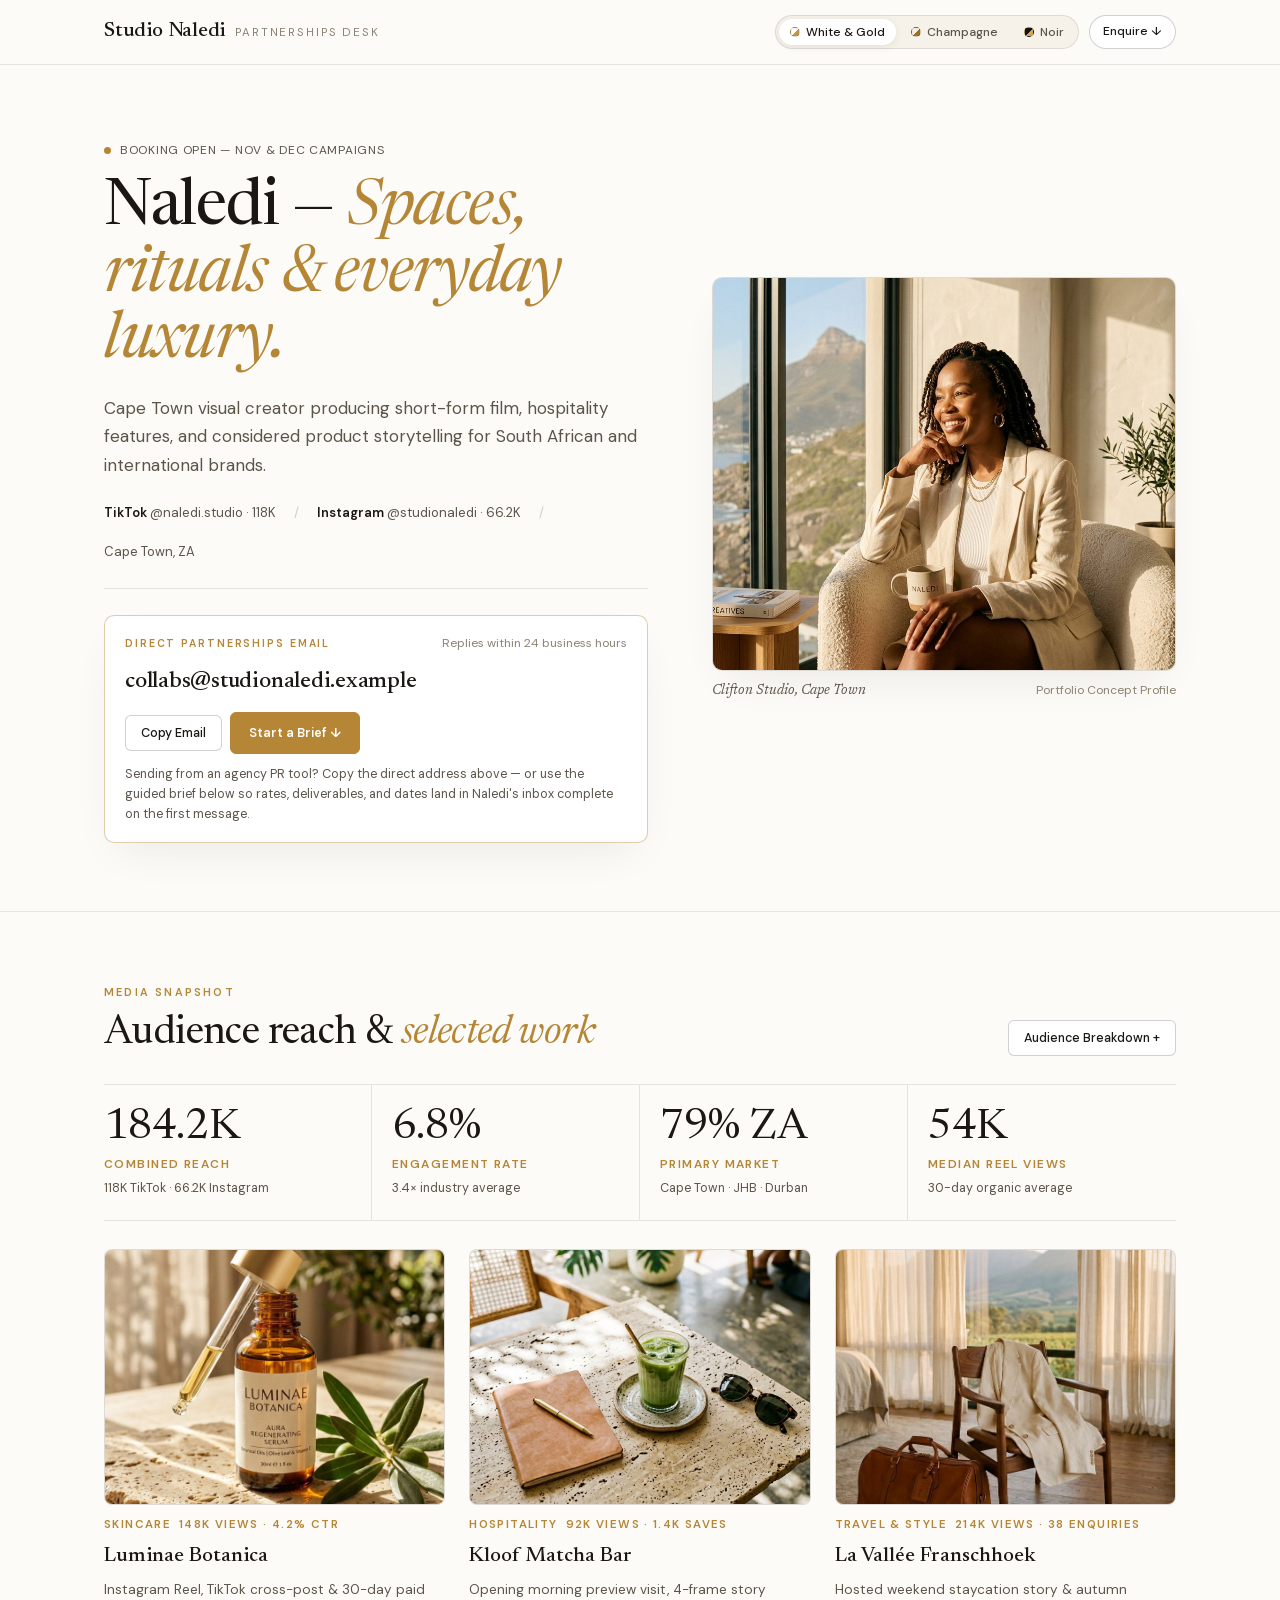
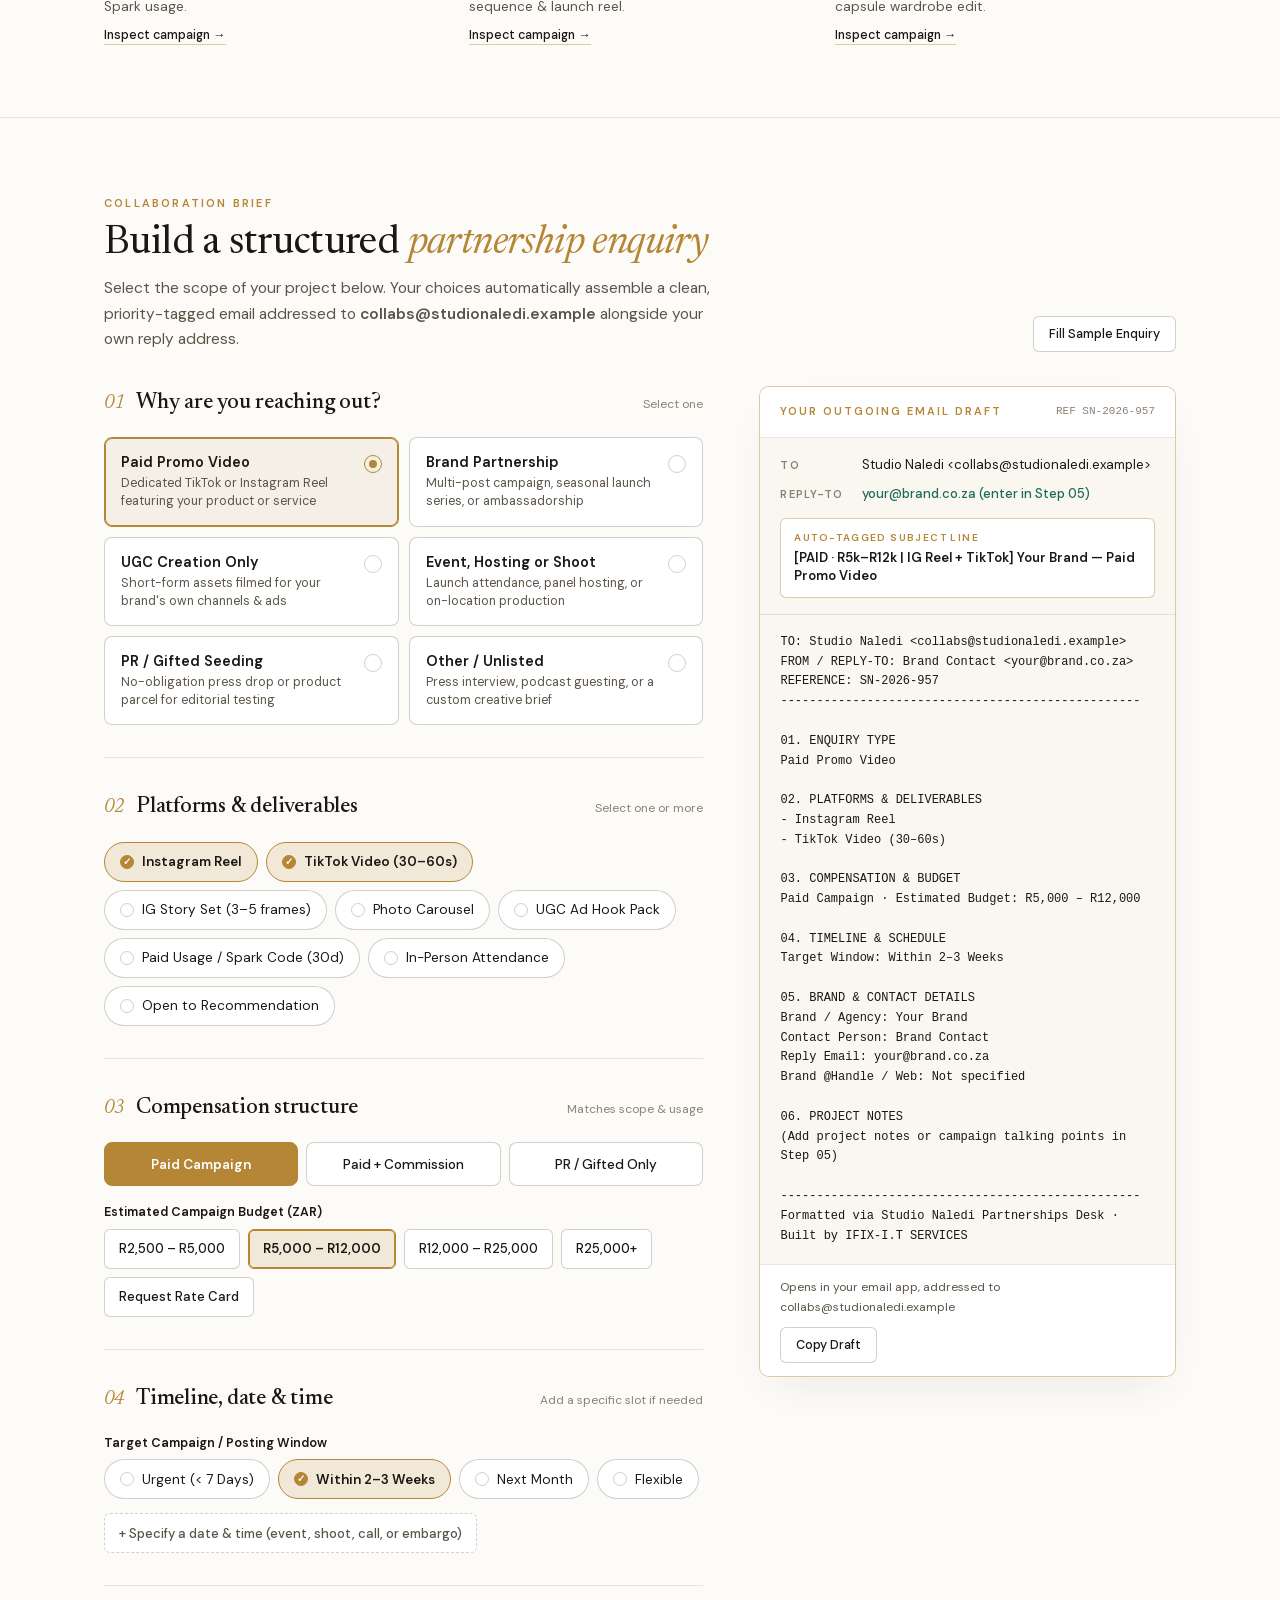
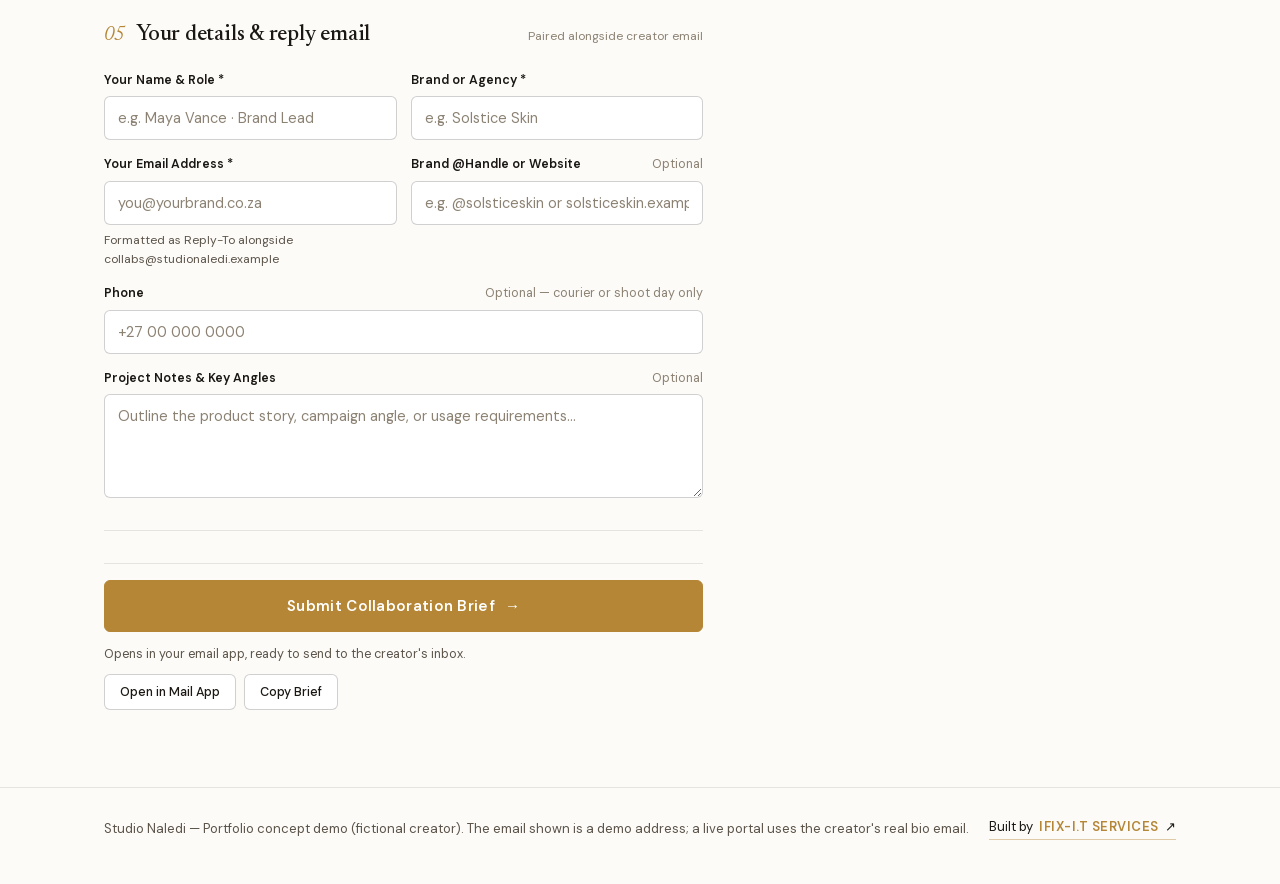
<file: portfolio/work/creator-portal-demo/index.html>
<!DOCTYPE html>
<html lang="en" data-theme="goldwhite">
<head>
  <meta charset="utf-8" />
  <meta name="viewport" content="width=device-width, initial-scale=1, viewport-fit=cover" />
  <title>Studio Naledi — Brand Partnerships &amp; Collaboration Desk</title>
  <meta name="description" content="Custom creator partnerships &amp; structured booking portal concept built by IFIX-I.T SERVICES." />
  <link rel="stylesheet" href="fonts.css" />
  <link rel="stylesheet" href="styles.css" />
</head>
<body>

  <!-- =====================================================================
       EDITORIAL MASTHEAD & WORKING PALETTE SWITCHER
       ===================================================================== -->
  <header class="masthead">
    <div class="wrap masthead-inner">
      <a href="#top" class="brand-wordmark">
        <strong>Studio Naledi</strong>
        <span>Partnerships Desk</span>
      </a>

      <div class="masthead-controls">
        <div class="palette-group" role="group" aria-label="Colour theme">
          <button type="button" class="palette-btn active" data-theme-choice="goldwhite">
            <span class="swatch-dot swatch-goldwhite"></span>
            <span class="palette-label">White &amp; Gold</span>
          </button>
          <button type="button" class="palette-btn" data-theme-choice="champagne">
            <span class="swatch-dot swatch-champagne"></span>
            <span class="palette-label">Champagne</span>
          </button>
          <button type="button" class="palette-btn" data-theme-choice="noir">
            <span class="swatch-dot swatch-noir"></span>
            <span class="palette-label">Noir</span>
          </button>
        </div>

        <a href="#brief-builder" class="nav-util-btn">
          Enquire &darr;
        </a>
      </div>
    </div>
  </header>

  <main id="top">

    <!-- ===================================================================
         HERO SECTION — EDITORIAL PROFILE & DIRECT PARTNERSHIPS EMAIL
         =================================================================== -->
    <section class="hero-section">
      <div class="wrap hero-grid">
        <div class="hero-text-col">
          <div class="status-line">
            <span class="status-dot"></span>
            <span>Booking Open — Nov &amp; Dec Campaigns</span>
          </div>

          <h1 class="hero-title">
            Naledi — <em>Spaces, rituals &amp; everyday luxury.</em>
          </h1>

          <p class="hero-lead">
            Cape Town visual creator producing short-form film, hospitality features, and considered product storytelling for South African and international brands.
          </p>

          <div class="social-meta-row">
            <span><strong>TikTok</strong> @naledi.studio · 118K</span>
            <span class="meta-sep">/</span>
            <span><strong>Instagram</strong> @studionaledi · 66.2K</span>
            <span class="meta-sep">/</span>
            <span>Cape Town, ZA</span>
          </div>

          <!-- Elevated Direct Email Card -->
          <div class="direct-desk-box">
            <div class="desk-top-row">
              <span class="desk-label">Direct Partnerships Email</span>
              <span class="desk-sla">Replies within 24 business hours</span>
            </div>

            <div class="desk-email-row">
              <span class="desk-email-addr" id="creatorEmailText" data-creator-email>collabs@studionaledi.example</span>
              <div class="desk-btn-group">
                <button type="button" class="btn-outline" id="btnCopyEmail">Copy Email</button>
                <a href="#brief-builder" class="btn-gold">Start a Brief &darr;</a>
              </div>
            </div>

            <p class="desk-footnote">
              Sending from an agency PR tool? Copy the direct address above — or use the guided brief below so rates, deliverables, and dates land in Naledi's inbox complete on the first message.
            </p>
          </div>
        </div>

        <figure class="hero-portrait-figure">
          <div class="portrait-frame">
            <img src="images/creator-hero.jpg" alt="Studio Naledi editorial portrait overlooking the Cape Town coastline" />
          </div>
          <figcaption class="portrait-caption">
            <em>Clifton Studio, Cape Town</em>
            <span>Portfolio Concept Profile</span>
          </figcaption>
        </figure>
      </div>
    </section>

    <!-- ===================================================================
         MEDIA KIT SNAPSHOT & SELECTED CAMPAIGN WORK
         =================================================================== -->
    <section class="work-section">
      <div class="wrap">
        <div class="section-head">
          <div>
            <span class="eyebrow">Media Snapshot</span>
            <h2 class="section-heading">Audience reach &amp; <em>selected work</em></h2>
          </div>
          <button type="button" class="btn-outline" id="btnToggleDemographics">
            Audience Breakdown +
          </button>
        </div>

        <div class="metrics-row">
          <div class="metric-cell">
            <div class="metric-num">184.2K</div>
            <div class="metric-title">Combined Reach</div>
            <div class="metric-note">118K TikTok · 66.2K Instagram</div>
          </div>
          <div class="metric-cell">
            <div class="metric-num">6.8%</div>
            <div class="metric-title">Engagement Rate</div>
            <div class="metric-note">3.4&times; industry average</div>
          </div>
          <div class="metric-cell">
            <div class="metric-num">79% ZA</div>
            <div class="metric-title">Primary Market</div>
            <div class="metric-note">Cape Town · JHB · Durban</div>
          </div>
          <div class="metric-cell">
            <div class="metric-num">54K</div>
            <div class="metric-title">Median Reel Views</div>
            <div class="metric-note">30-day organic average</div>
          </div>
        </div>

        <!-- Expandable Demographics Panel -->
        <div class="demographics-panel" id="demographicsPanel">
          <div class="demo-col">
            <h4>Top South African Cities</h4>
            <div class="stat-bar-item">
              <div class="stat-bar-label"><span>Cape Town</span><strong>42%</strong></div>
              <div class="stat-bar-track"><div class="stat-bar-fill" style="width:42%"></div></div>
            </div>
            <div class="stat-bar-item">
              <div class="stat-bar-label"><span>Johannesburg &amp; Sandton</span><strong>29%</strong></div>
              <div class="stat-bar-track"><div class="stat-bar-fill" style="width:29%"></div></div>
            </div>
            <div class="stat-bar-item">
              <div class="stat-bar-label"><span>Durban &amp; Umhlanga</span><strong>11%</strong></div>
              <div class="stat-bar-track"><div class="stat-bar-fill" style="width:11%"></div></div>
            </div>
          </div>

          <div class="demo-col">
            <h4>Age Distribution</h4>
            <div class="stat-bar-item">
              <div class="stat-bar-label"><span>25 – 34</span><strong>49%</strong></div>
              <div class="stat-bar-track"><div class="stat-bar-fill" style="width:49%"></div></div>
            </div>
            <div class="stat-bar-item">
              <div class="stat-bar-label"><span>18 – 24</span><strong>31%</strong></div>
              <div class="stat-bar-track"><div class="stat-bar-fill" style="width:31%"></div></div>
            </div>
            <div class="stat-bar-item">
              <div class="stat-bar-label"><span>35 – 44</span><strong>20%</strong></div>
              <div class="stat-bar-track"><div class="stat-bar-fill" style="width:20%"></div></div>
            </div>
          </div>

          <div class="demo-col">
            <h4>Audience Profile</h4>
            <div class="stat-bar-item">
              <div class="stat-bar-label"><span>Women</span><strong>76%</strong></div>
              <div class="stat-bar-track"><div class="stat-bar-fill" style="width:76%"></div></div>
            </div>
            <div class="stat-bar-item">
              <div class="stat-bar-label"><span>Men</span><strong>24%</strong></div>
              <div class="stat-bar-track"><div class="stat-bar-fill" style="width:24%"></div></div>
            </div>
            <p class="field-subnote" style="margin:10px 0 0;">
              Core categories: Skincare &amp; Fragrance, Boutique Hospitality, Dining, Interiors &amp; Wardrobe.
            </p>
          </div>
        </div>

        <!-- 3 Editorial Campaign Cards -->
        <div class="campaigns-grid">
          <button type="button" class="campaign-item" data-campaign="skincare">
            <div class="campaign-thumb">
              <img src="images/collab-skincare.jpg" alt="Luminae Botanica skincare campaign" />
            </div>
            <div class="campaign-meta-top">
              <span>Skincare</span>
              <span>148K Views · 4.2% CTR</span>
            </div>
            <h3>Luminae Botanica</h3>
            <p>Instagram Reel, TikTok cross-post &amp; 30-day paid Spark usage.</p>
            <span class="campaign-link-cue">Inspect campaign &rarr;</span>
          </button>

          <button type="button" class="campaign-item" data-campaign="cafe">
            <div class="campaign-thumb">
              <img src="images/collab-cafe.jpg" alt="Kloof Matcha Bar launch feature" />
            </div>
            <div class="campaign-meta-top">
              <span>Hospitality</span>
              <span>92K Views · 1.4K Saves</span>
            </div>
            <h3>Kloof Matcha Bar</h3>
            <p>Opening morning preview visit, 4-frame story sequence &amp; launch reel.</p>
            <span class="campaign-link-cue">Inspect campaign &rarr;</span>
          </button>

          <button type="button" class="campaign-item" data-campaign="fashion">
            <div class="campaign-thumb">
              <img src="images/collab-fashion.jpg" alt="La Vallée Franschhoek stay &amp; capsule edit" />
            </div>
            <div class="campaign-meta-top">
              <span>Travel &amp; Style</span>
              <span>214K Views · 38 Enquiries</span>
            </div>
            <h3>La Vallée Franschhoek</h3>
            <p>Hosted weekend staycation story &amp; autumn capsule wardrobe edit.</p>
            <span class="campaign-link-cue">Inspect campaign &rarr;</span>
          </button>
        </div>
      </div>
    </section>

    <!-- ===================================================================
         GUIDED COLLABORATION BRIEF BUILDER + LIVE STATIONERY DRAFT
         =================================================================== -->
    <section class="brief-section" id="brief-builder">
      <div class="wrap">
        <div class="section-head" style="margin-bottom:34px;">
          <div class="brief-intro" style="margin-bottom:0;">
            <span class="eyebrow">Collaboration Brief</span>
            <h2 class="section-heading">Build a structured <em>partnership enquiry</em></h2>
            <p>
              Select the scope of your project below. Your choices automatically assemble a clean, priority-tagged email addressed to <strong><span data-creator-email>collabs@studionaledi.example</span></strong> alongside your own reply address.
            </p>
          </div>
          <button type="button" class="btn-outline" id="btnSampleFill">
            Fill Sample Enquiry
          </button>
        </div>

        <div class="brief-layout">

          <!-- LEFT COLUMN: Interactive Form -->
          <form id="collabForm" novalidate>

            <!-- 01. WHY ARE YOU REACHING OUT? -->
            <div class="form-step">
              <div class="step-head">
                <div class="step-label">
                  <span class="step-index">01</span>
                  <h3>Why are you reaching out?</h3>
                </div>
                <span class="step-note">Select one</span>
              </div>

              <div class="reason-grid" id="reasonGrid">
                <button type="button" class="reason-tile is-selected" data-reason="Paid Promo Video" data-event-slot="false">
                  <span class="reason-tile-text">
                    <strong>Paid Promo Video</strong>
                    <span>Dedicated TikTok or Instagram Reel featuring your product or service</span>
                  </span>
                  <span class="tile-radio"></span>
                </button>

                <button type="button" class="reason-tile" data-reason="Brand Partnership" data-event-slot="false">
                  <span class="reason-tile-text">
                    <strong>Brand Partnership</strong>
                    <span>Multi-post campaign, seasonal launch series, or ambassadorship</span>
                  </span>
                  <span class="tile-radio"></span>
                </button>

                <button type="button" class="reason-tile" data-reason="UGC Creation Only" data-event-slot="false">
                  <span class="reason-tile-text">
                    <strong>UGC Creation Only</strong>
                    <span>Short-form assets filmed for your brand's own channels &amp; ads</span>
                  </span>
                  <span class="tile-radio"></span>
                </button>

                <button type="button" class="reason-tile" data-reason="Event, Hosting or Shoot" data-event-slot="true">
                  <span class="reason-tile-text">
                    <strong>Event, Hosting or Shoot</strong>
                    <span>Launch attendance, panel hosting, or on-location production</span>
                  </span>
                  <span class="tile-radio"></span>
                </button>

                <button type="button" class="reason-tile" data-reason="PR / Gifted Seeding" data-event-slot="false">
                  <span class="reason-tile-text">
                    <strong>PR / Gifted Seeding</strong>
                    <span>No-obligation press drop or product parcel for editorial testing</span>
                  </span>
                  <span class="tile-radio"></span>
                </button>

                <button type="button" class="reason-tile" data-reason="Other" data-event-slot="false">
                  <span class="reason-tile-text">
                    <strong>Other / Unlisted</strong>
                    <span>Press interview, podcast guesting, or a custom creative brief</span>
                  </span>
                  <span class="tile-radio"></span>
                </button>
              </div>

              <!-- Conditional "Other" Text Input -->
              <div class="reveal-box" id="otherReasonReveal">
                <div class="field">
                  <label for="otherReasonField">
                    Please specify what you are reaching out about *
                    <span>Included in subject line</span>
                  </label>
                  <input
                    type="text"
                    id="otherReasonField"
                    class="input-control"
                    placeholder="e.g. Podcast Episode Guest, Editorial Feature, Co-Designed Capsule..."
                  />
                </div>
              </div>
            </div>

            <!-- 02. PLATFORMS & DELIVERABLES -->
            <div class="form-step">
              <div class="step-head">
                <div class="step-label">
                  <span class="step-index">02</span>
                  <h3>Platforms &amp; deliverables</h3>
                </div>
                <span class="step-note">Select one or more</span>
              </div>

              <div class="pill-group" id="deliverablesGroup">
                <button type="button" class="select-pill is-selected" data-deliverable="Instagram Reel">
                  <span class="pill-check">&#10003;</span>
                  <span>Instagram Reel</span>
                </button>
                <button type="button" class="select-pill is-selected" data-deliverable="TikTok Video (30–60s)">
                  <span class="pill-check">&#10003;</span>
                  <span>TikTok Video (30–60s)</span>
                </button>
                <button type="button" class="select-pill" data-deliverable="IG Story Set (3–5 frames)">
                  <span class="pill-check">&#10003;</span>
                  <span>IG Story Set (3–5 frames)</span>
                </button>
                <button type="button" class="select-pill" data-deliverable="Photo Carousel">
                  <span class="pill-check">&#10003;</span>
                  <span>Photo Carousel</span>
                </button>
                <button type="button" class="select-pill" data-deliverable="UGC Ad Hook Pack">
                  <span class="pill-check">&#10003;</span>
                  <span>UGC Ad Hook Pack</span>
                </button>
                <button type="button" class="select-pill" data-deliverable="Paid Usage / Spark Code (30d)">
                  <span class="pill-check">&#10003;</span>
                  <span>Paid Usage / Spark Code (30d)</span>
                </button>
                <button type="button" class="select-pill" data-deliverable="In-Person Attendance">
                  <span class="pill-check">&#10003;</span>
                  <span>In-Person Attendance</span>
                </button>
                <button type="button" class="select-pill" data-deliverable="Open to Recommendation">
                  <span class="pill-check">&#10003;</span>
                  <span>Open to Recommendation</span>
                </button>
              </div>
            </div>

            <!-- 03. COMPENSATION & BUDGET -->
            <div class="form-step">
              <div class="step-head">
                <div class="step-label">
                  <span class="step-index">03</span>
                  <h3>Compensation structure</h3>
                </div>
                <span class="step-note">Matches scope &amp; usage</span>
              </div>

              <div class="comp-tabs" id="compTabs">
                <button type="button" class="comp-tab is-selected" data-comp="Paid Campaign">Paid Campaign</button>
                <button type="button" class="comp-tab" data-comp="Paid + Commission">Paid + Commission</button>
                <button type="button" class="comp-tab" data-comp="PR / Gifted Only">PR / Gifted Only</button>
              </div>

              <div id="budgetBlock">
                <div class="field" style="margin-bottom:0;">
                  <label>Estimated Campaign Budget (ZAR)</label>
                  <div class="budget-options" id="budgetGroup">
                    <button type="button" class="budget-btn" data-budget="R2,500 – R5,000">R2,500 – R5,000</button>
                    <button type="button" class="budget-btn is-selected" data-budget="R5,000 – R12,000">R5,000 – R12,000</button>
                    <button type="button" class="budget-btn" data-budget="R12,000 – R25,000">R12,000 – R25,000</button>
                    <button type="button" class="budget-btn" data-budget="R25,000+">R25,000+</button>
                    <button type="button" class="budget-btn" data-budget="Request Rate Card">Request Rate Card</button>
                  </div>
                </div>
              </div>

              <div class="reveal-box" id="commissionReveal">
                <div class="field">
                  <label for="commissionField">Commission or Affiliate Terms <span>Optional</span></label>
                  <input type="text" id="commissionField" class="input-control" placeholder="e.g. Base fee plus 15% tracked code for 60 days" />
                </div>
              </div>

              <div class="reveal-box" id="prReveal">
                <div class="editorial-note">
                  Unpaid PR drops are warmly welcomed for genuine consideration; feed or story coverage is editorial and only guaranteed on booked paid deliverables.
                </div>
                <div class="field">
                  <label for="prValueField">Item Description &amp; Approximate Value</label>
                  <input type="text" id="prValueField" class="input-control" placeholder="e.g. Botanical Discovery Set (approx. R1,800 retail value)" />
                </div>
              </div>
            </div>

            <!-- 04. TIMELINE + CONDITIONAL DATE & TIME -->
            <div class="form-step">
              <div class="step-head">
                <div class="step-label">
                  <span class="step-index">04</span>
                  <h3>Timeline, date &amp; time</h3>
                </div>
                <span class="step-note">Add a specific slot if needed</span>
              </div>

              <div class="field">
                <label>Target Campaign / Posting Window</label>
                <div class="pill-group" id="windowGroup">
                  <button type="button" class="select-pill" data-window="Urgent (Within 7 Days)">
                    <span class="pill-check">&#10003;</span>
                    <span>Urgent (&lt; 7 Days)</span>
                  </button>
                  <button type="button" class="select-pill is-selected" data-window="Within 2–3 Weeks">
                    <span class="pill-check">&#10003;</span>
                    <span>Within 2–3 Weeks</span>
                  </button>
                  <button type="button" class="select-pill" data-window="Next Month">
                    <span class="pill-check">&#10003;</span>
                    <span>Next Month</span>
                  </button>
                  <button type="button" class="select-pill" data-window="Flexible">
                    <span class="pill-check">&#10003;</span>
                    <span>Flexible</span>
                  </button>
                </div>
              </div>

              <div class="schedule-toggle-bar">
                <button type="button" class="btn-schedule-toggle" id="btnToggleSchedule">
                  + Specify a date &amp; time (event, shoot, call, or embargo)
                </button>
                <span class="auto-tag-note" id="autoScheduleNote">Opened automatically for Event / Shoot</span>
              </div>

              <div class="reveal-box" id="scheduleReveal">
                <div class="grid-3">
                  <div class="field">
                    <label for="dateField">Date</label>
                    <input type="date" id="dateField" class="input-control" />
                  </div>
                  <div class="field">
                    <label for="timeField">Time (SAST)</label>
                    <input type="time" id="timeField" class="input-control" value="10:30" />
                  </div>
                  <div class="field">
                    <label for="slotPurposeField">Purpose</label>
                    <select id="slotPurposeField" class="input-control">
                      <option value="Event / Attendance">Event / Attendance</option>
                      <option value="Location Shoot">Location Shoot</option>
                      <option value="15-min Briefing Call">15-min Briefing Call</option>
                      <option value="Go-Live Embargo">Go-Live Embargo</option>
                      <option value="Courier Delivery">Courier Delivery</option>
                    </select>
                  </div>
                </div>

                <div class="field" style="margin-top:12px;">
                  <label for="locationField">Venue, City or Call Note <span>Optional</span></label>
                  <input type="text" id="locationField" class="input-control" placeholder="e.g. Silo District Cape Town, Google Meet, or Studio Address" />
                </div>
              </div>
            </div>

            <!-- 05. YOUR DETAILS & REPLY EMAIL -->
            <div class="form-step">
              <div class="step-head">
                <div class="step-label">
                  <span class="step-index">05</span>
                  <h3>Your details &amp; reply email</h3>
                </div>
                <span class="step-note">Paired alongside creator email</span>
              </div>

              <div class="grid-2">
                <div class="field">
                  <label for="senderNameField">Your Name &amp; Role *</label>
                  <input type="text" id="senderNameField" class="input-control" placeholder="e.g. Maya Vance · Brand Lead" required />
                </div>
                <div class="field">
                  <label for="brandNameField">Brand or Agency *</label>
                  <input type="text" id="brandNameField" class="input-control" placeholder="e.g. Solstice Skin" required />
                </div>
              </div>

              <div class="grid-2">
                <div class="field">
                  <label for="senderEmailField">Your Email Address *</label>
                  <input type="email" id="senderEmailField" class="input-control" placeholder="you@yourbrand.co.za" required />
                  <span class="field-subnote">Formatted as Reply-To alongside <span data-creator-email>collabs@studionaledi.example</span></span>
                </div>
                <div class="field">
                  <label for="brandHandleField">Brand @Handle or Website <span>Optional</span></label>
                  <input type="text" id="brandHandleField" class="input-control" placeholder="e.g. @solsticeskin or solsticeskin.example" />
                  <span class="vetting-status" id="vettingStatus">Brand reference attached to brief</span>
                </div>
              </div>

              <div class="field">
                <label for="whatsappField">Phone <span>Optional — courier or shoot day only</span></label>
                <input type="tel" id="whatsappField" class="input-control" placeholder="+27 00 000 0000" />
              </div>

              <div class="field">
                <label for="briefNotesField">Project Notes &amp; Key Angles <span>Optional</span></label>
                <textarea id="briefNotesField" class="input-control" placeholder="Outline the product story, campaign angle, or usage requirements..."></textarea>
              </div>
            </div>

            <!-- SUBMIT -->
            <div class="submit-area">
              <button type="submit" class="btn-submit-brief">
                <span>Submit Collaboration Brief</span>
                <span>&rarr;</span>
              </button>

              <div class="submit-alt-bar">
                <span>Opens in your email app, ready to send to the creator's inbox.</span>
                <div class="submit-alt-btns">
                  <button type="button" class="btn-outline" id="btnMailtoDirect">Open in Mail App</button>
                  <button type="button" class="btn-outline" id="btnCopyBriefDirect">Copy Brief</button>
                </div>
              </div>
            </div>

          </form>

          <!-- RIGHT COLUMN: Live Correspondence Sheet -->
          <aside class="stationery-aside" aria-label="Live formatted email draft">
            <div class="stationery-sheet">
              <div class="stationery-head">
                <span class="stationery-title">Your Outgoing Email Draft</span>
                <span class="stationery-ref" id="draftRefLabel">REF SN-2026-501</span>
              </div>

              <div class="stationery-meta">
                <div class="meta-line">
                  <span class="meta-key">To</span>
                  <span class="meta-val">Studio Naledi &lt;<span data-creator-email>collabs@studionaledi.example</span>&gt;</span>
                </div>
                <div class="meta-line">
                  <span class="meta-key">Reply-To</span>
                  <span class="meta-val reply-highlight" id="draftReplyTo">your@brand.co.za (enter in Step 05)</span>
                </div>

                <div class="subject-banner">
                  <small>Auto-Tagged Subject Line</small>
                  <strong id="draftSubject">[PAID · R5k–R12k | IG Reel + TikTok] Your Brand — Paid Promo Video</strong>
                </div>
              </div>

              <div class="stationery-body" id="draftBody"></div>

              <div class="stationery-foot">
                <span>Opens in your email app, addressed to <span data-creator-email>collabs@studionaledi.example</span></span>
                <button type="button" class="btn-outline" id="btnCopyFromDraft">Copy Draft</button>
              </div>
            </div>
          </aside>

        </div>
      </div>
    </section>

  </main>

  <!-- =====================================================================
       FOOTER — LINKS DIRECTLY TO IFIX-I.T SERVICES
       ===================================================================== -->
  <footer class="site-footer">
    <div class="wrap footer-inner">
      <span>Studio Naledi — Portfolio concept demo (fictional creator). The email shown is a demo address; a live portal uses the creator's real bio email.</span>
      <a href="https://ifix-itservices.co.za/" target="_blank" rel="noopener noreferrer" class="ifix-footer-link">
        <span>Built by</span>
        <strong>IFIX-I.T SERVICES</strong>
        <span>&#8599;</span>
      </a>
    </div>
  </footer>

  <!-- =====================================================================
       MODAL 1: PRIVATE EMAIL DISPATCH SHEET (No public inbox view)
       ===================================================================== -->
  <div class="modal-overlay" id="dispatchModal" role="dialog" aria-modal="true" aria-labelledby="dispatchHeading">
    <div class="modal-sheet">
      <div class="modal-header">
        <div>
          <span class="eyebrow" id="modalRefEyebrow">REF SN-2026-501</span>
          <h3 class="section-heading" id="dispatchHeading" style="font-size:28px;">Ready to Send Your Brief</h3>
        </div>
        <button type="button" class="modal-close" data-close="dispatchModal" aria-label="Close">&times;</button>
      </div>

      <p style="margin:0 0 16px; color:var(--ink-soft); font-size:14.5px;">
        Your collaboration details, priority subject line, and reply address are filled in and ready to send directly to <strong><span data-creator-email>collabs@studionaledi.example</span></strong>:
      </p>

      <div class="summary-card">
        <div><strong>To:</strong> <span data-creator-email>collabs@studionaledi.example</span></div>
        <div><strong>From / Reply-To:</strong> <span id="modalReplyTo" style="color:var(--ok);"></span></div>
        <div><strong>Subject:</strong> <span id="modalSubjectText"></span></div>
      </div>

      <div class="modal-btn-grid">
        <a href="#" class="btn-gold modal-btn-full" id="btnOpenMailClient" style="min-height:48px;">
          Send via Email App &rarr;
        </a>
        <button type="button" class="btn-outline modal-btn-full" id="btnCopyModalBrief" style="min-height:44px;">
          No email app configured? Copy Full Brief &amp; Paste into Gmail
        </button>
      </div>
    </div>
  </div>

  <!-- =====================================================================
       MODAL 2: CAMPAIGN CASE STUDY
       ===================================================================== -->
  <div class="modal-overlay" id="campaignModal" role="dialog" aria-modal="true" aria-labelledby="campaignModalHeading">
    <div class="modal-sheet">
      <div class="modal-header">
        <div>
          <span class="eyebrow" id="campaignModalEyebrow">Selected Campaign</span>
          <h3 class="section-heading" id="campaignModalHeading" style="font-size:28px;">Campaign</h3>
        </div>
        <button type="button" class="modal-close" data-close="campaignModal" aria-label="Close">&times;</button>
      </div>
      <div id="campaignModalBody"></div>
    </div>
  </div>

  <div class="toast-bar" id="toastBar">Copied</div>

  <script src="creator.config.js"></script>
  <script src="app.js"></script>
</body>
</html>
</file>
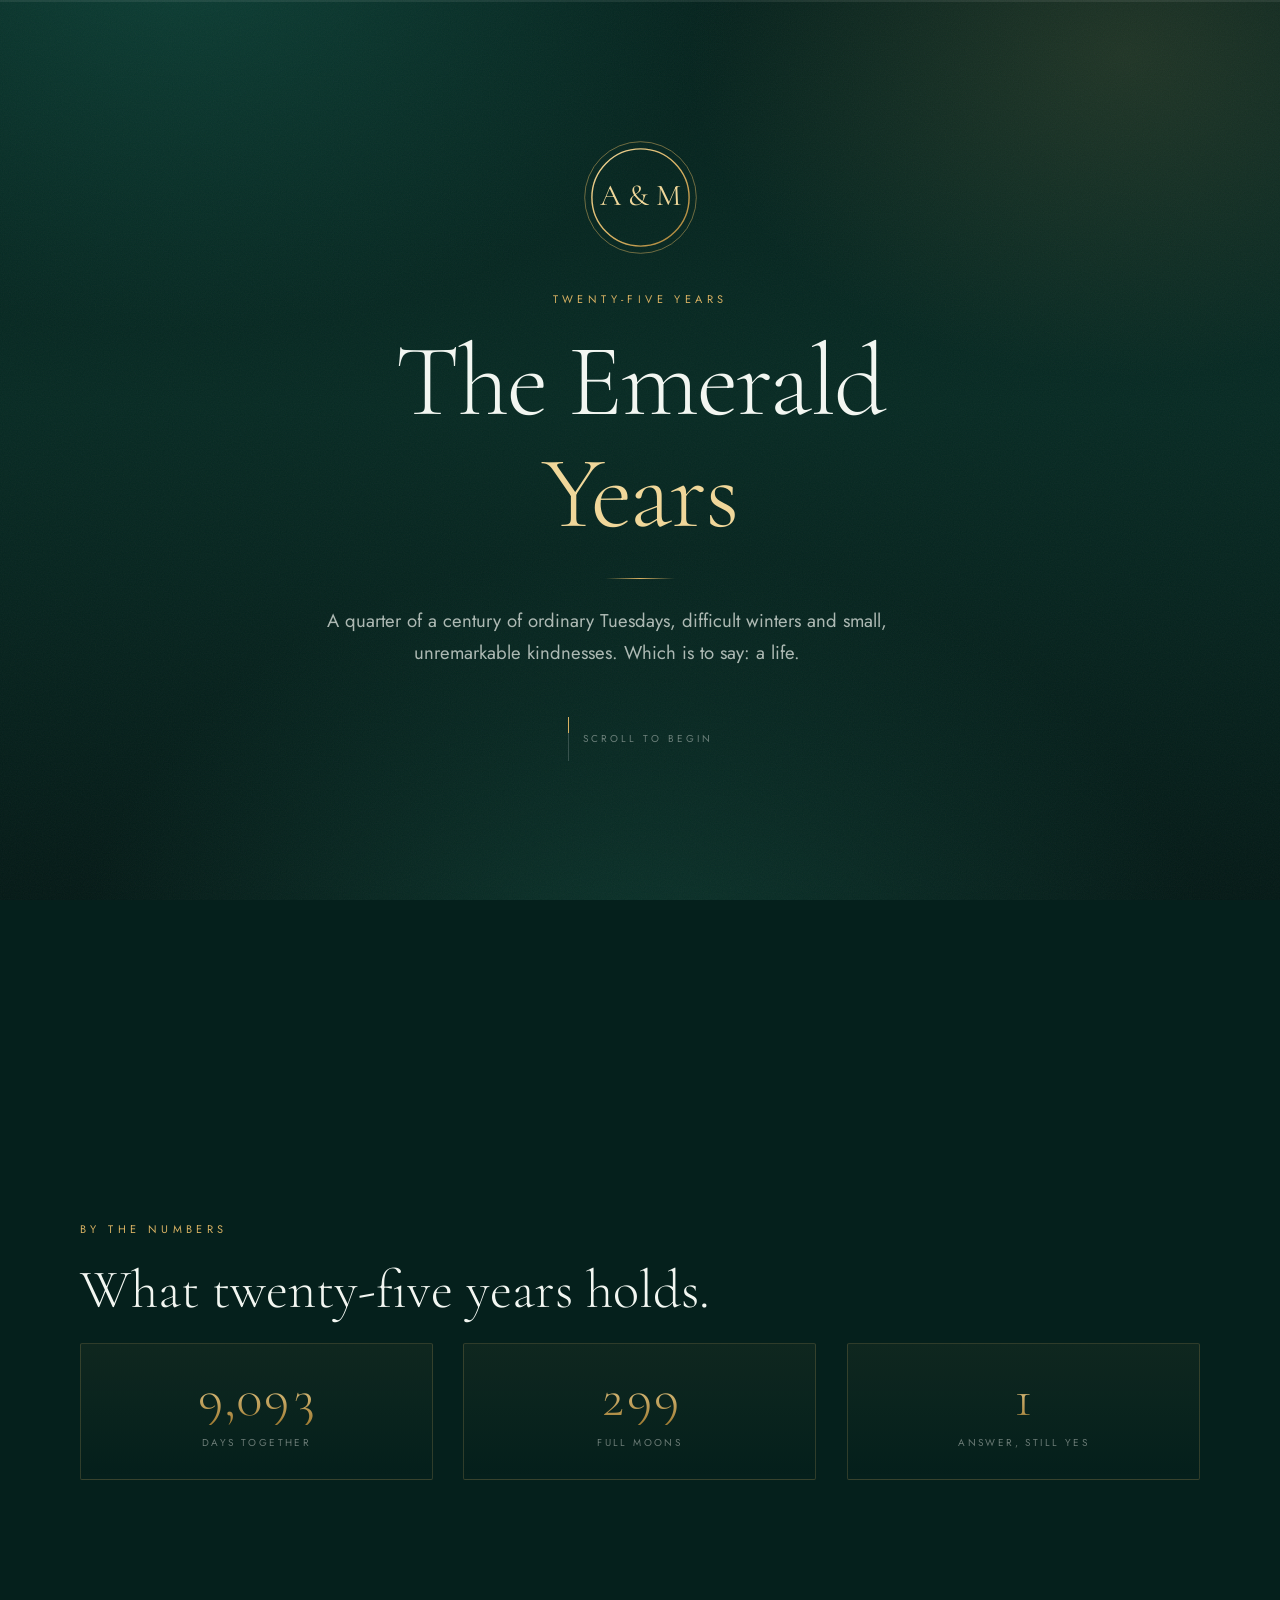
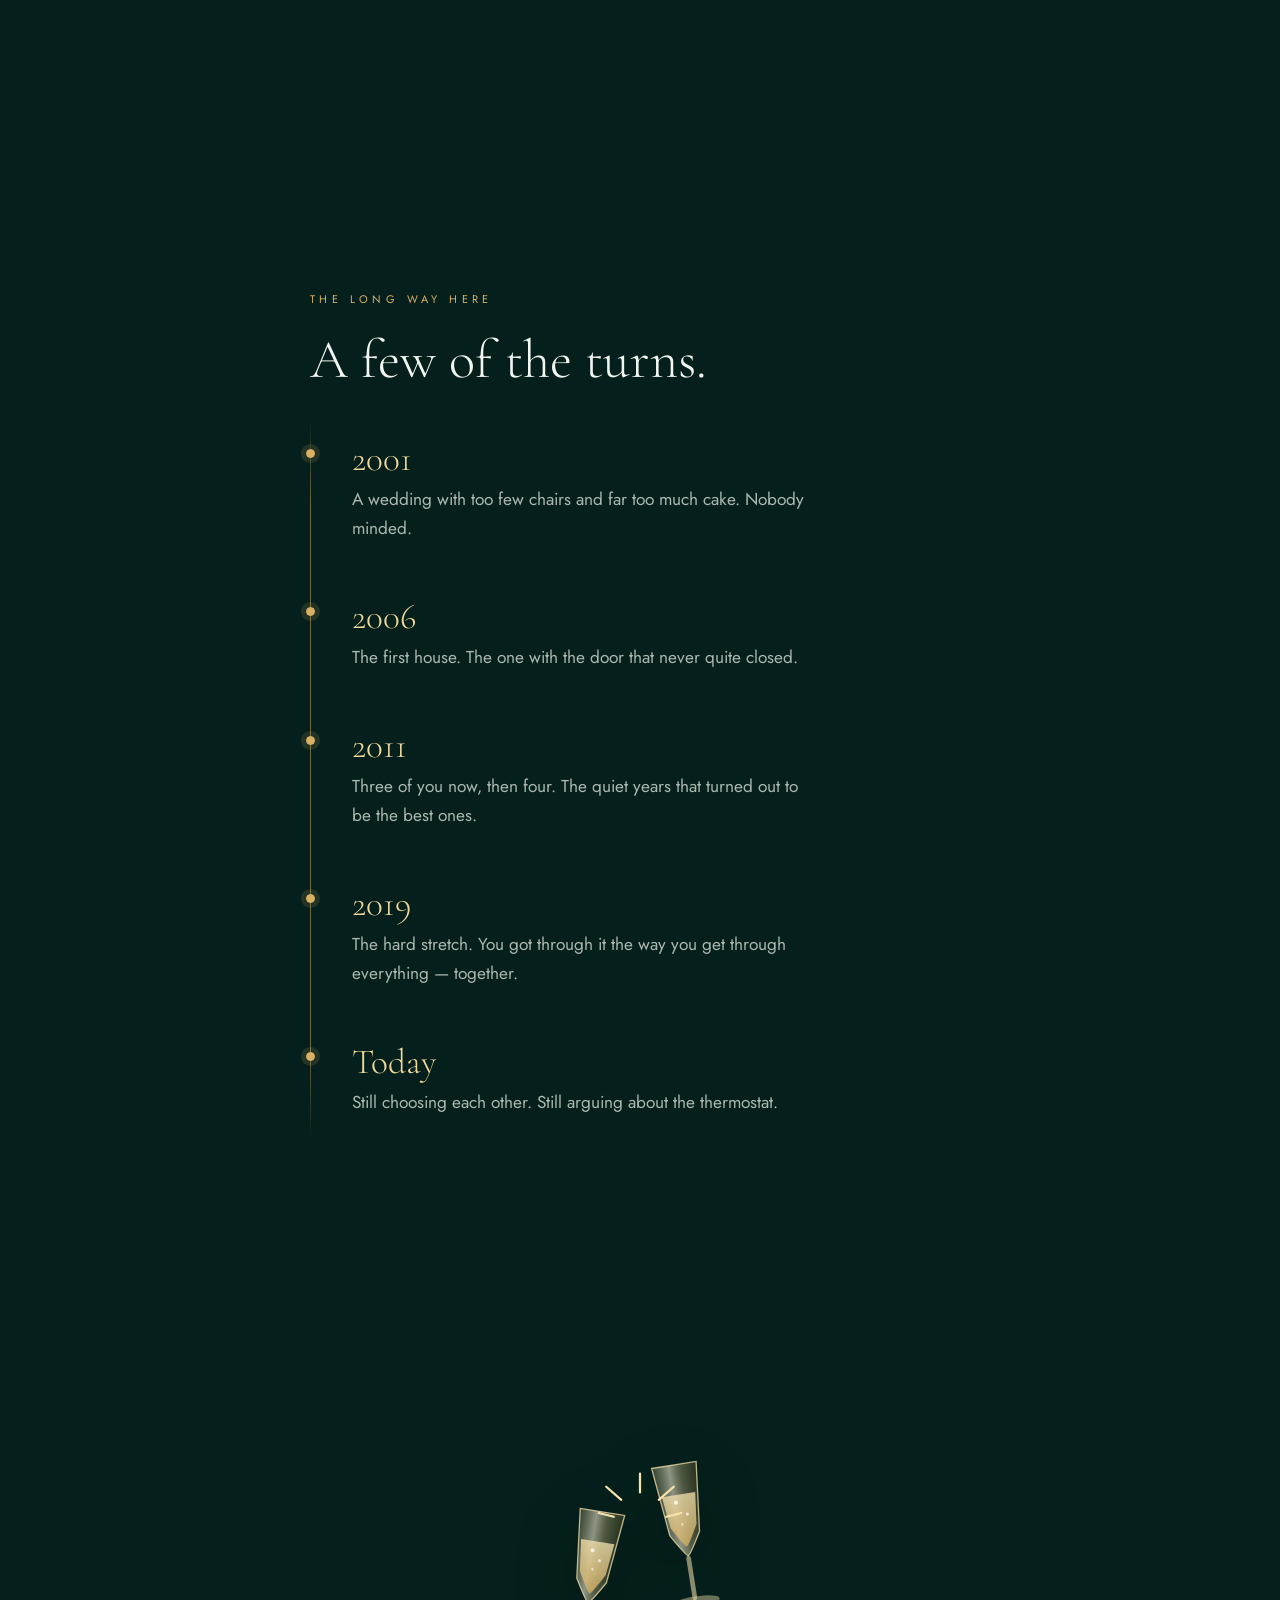
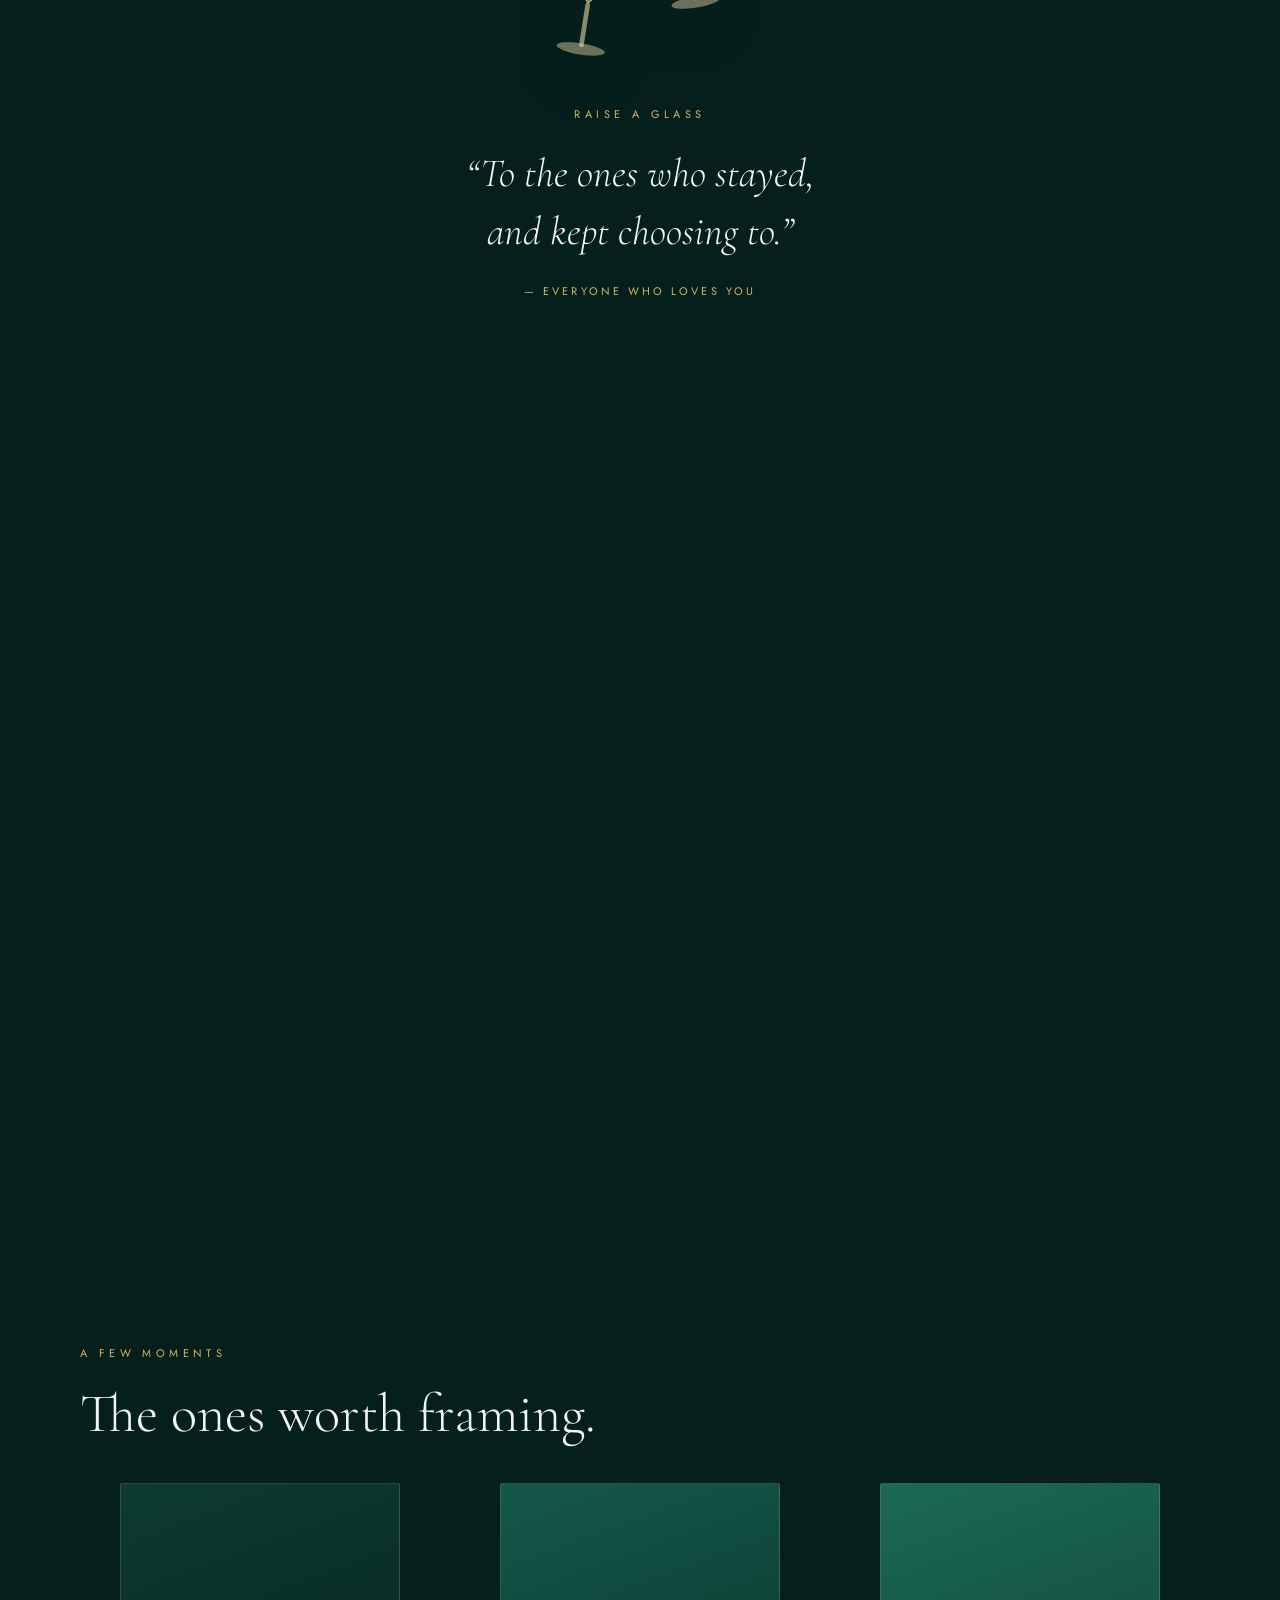
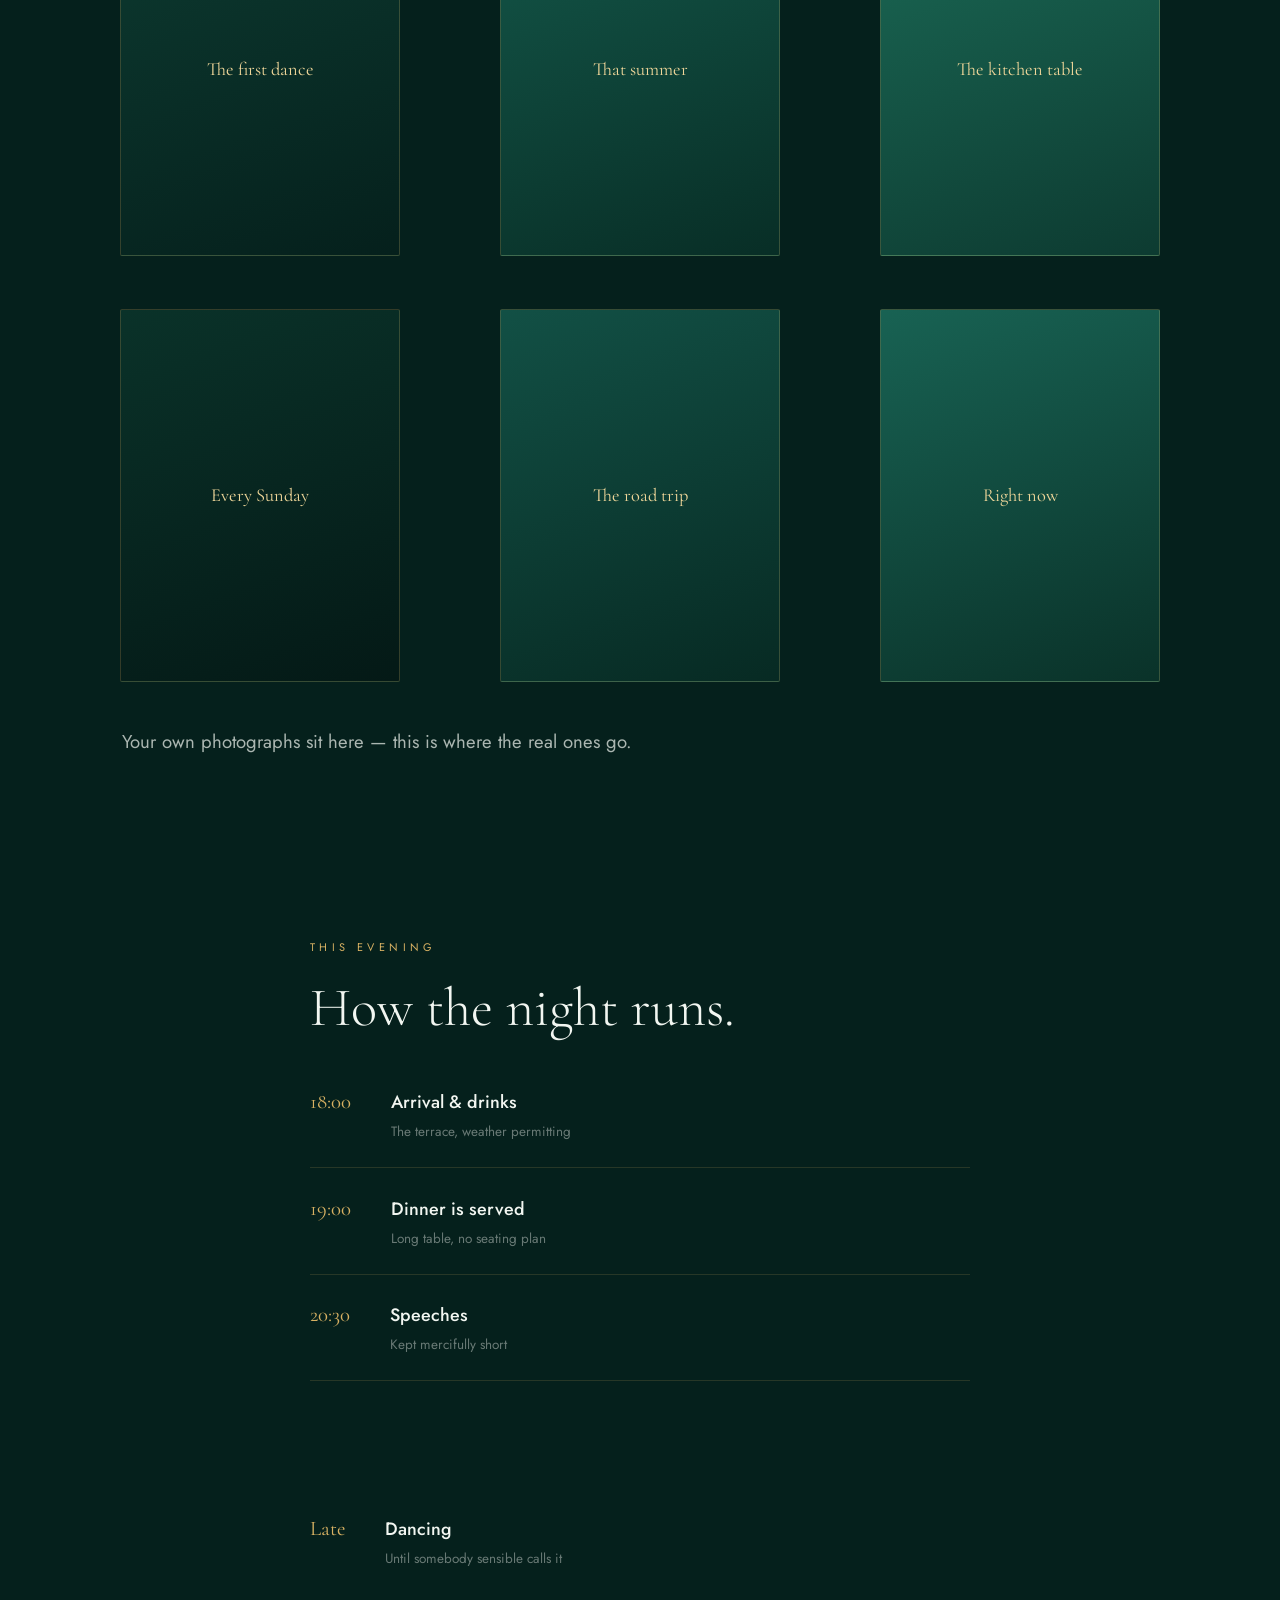
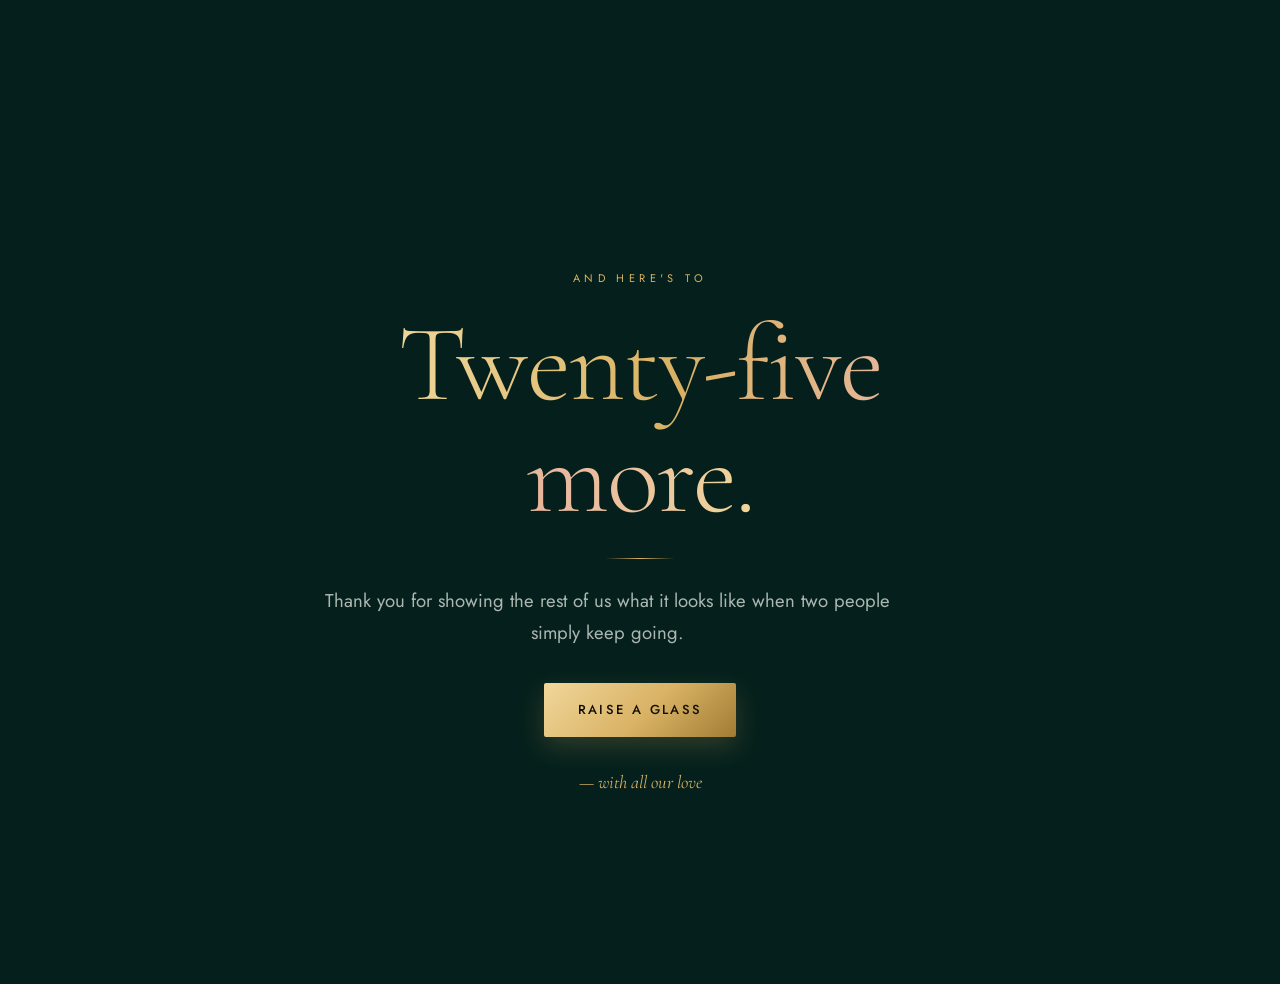
<file: portfolio/work/emerald/index.html>
<!DOCTYPE html>
<html lang="en">
<head>
<meta charset="utf-8" />
<meta name="viewport" content="width=device-width, initial-scale=1, viewport-fit=cover" />
<title>The Emerald Years — an anniversary</title>
<meta name="description" content="A bespoke occasion site: anniversaries, weddings, milestones." />
<meta name="theme-color" content="#05201c" />
<link rel="preconnect" href="https://fonts.googleapis.com">
<link rel="preconnect" href="https://fonts.gstatic.com" crossorigin>
<link href="https://fonts.googleapis.com/css2?family=Cormorant+Garamond:ital,wght@0,300;0,400;1,300&family=Jost:wght@300;400;500&display=swap" rel="stylesheet">
<link rel="stylesheet" href="assets/style.css" />
<link rel="icon" href="data:image/svg+xml,<svg xmlns='http://www.w3.org/2000/svg' viewBox='0 0 100 100'><text y='.9em' font-size='90'>🥂</text></svg>">
</head>
<body>

<div class="atmos" aria-hidden="true"></div>
<canvas id="fx" aria-hidden="true"></canvas>
<div class="prog" aria-hidden="true"><i id="progBar"></i></div>

<main>

  <!-- ---------- I. THE CREST ---------- -->
  <section class="act">
    <div class="hold narrow center">
      <div class="crest" id="crest" data-fade>
        <svg viewBox="0 0 130 130" aria-hidden="true">
          <defs>
            <linearGradient id="brassG" x1="0" y1="0" x2="1" y2="1">
              <stop offset="0%"  stop-color="#f0d79a"/>
              <stop offset="55%" stop-color="#d8b163"/>
              <stop offset="100%" stop-color="#a07c33"/>
            </linearGradient>
          </defs>
          <circle class="ring" cx="65" cy="65" r="62"/>
          <circle class="ring-draw" id="ringDraw" cx="65" cy="65" r="54"/>
          <text class="mono" x="65" y="67">A &amp; M</text>
        </svg>
      </div>

      <p class="eyebrow" data-fade data-d="1">Twenty-five years</p>

      <h1 class="display split" id="title" data-fade data-d="2">
        <span class="ln"><i>The Emerald</i></span>
        <span class="ln"><i class="it">Years</i></span>
      </h1>

      <hr class="rule center" data-fade data-d="3" />

      <p class="lede center" data-fade data-d="4">
        A quarter of a century of ordinary Tuesdays, difficult winters
        and small, unremarkable kindnesses. Which is to say: a life.
      </p>

      <div class="cue center" style="justify-content:center" data-fade data-d="5">
        <i></i> Scroll to begin
      </div>
    </div>
  </section>

  <!-- ---------- II. THE NUMBERS ---------- -->
  <section class="act">
    <div class="hold">
      <p class="eyebrow" data-fade>By the numbers</p>
      <h2 class="hd" data-fade data-d="1">What twenty-five years holds.</h2>
      <div class="figs">
        <div class="fig" data-fade data-d="2"><b data-count="9131">0</b><span>days together</span></div>
        <div class="fig" data-fade data-d="3"><b data-count="300">0</b><span>full moons</span></div>
        <div class="fig" data-fade data-d="4"><b data-count="1">0</b><span>answer, still yes</span></div>
      </div>
    </div>
  </section>

  <!-- ---------- III. THE TIMELINE ---------- -->
  <section class="act auto">
    <div class="hold narrow">
      <p class="eyebrow" data-fade>The long way here</p>
      <h2 class="hd" data-fade data-d="1">A few of the turns.</h2>
      <div class="timeline" id="timeline">
        <div class="year" data-year data-fade>
          <b>2001</b>
          <p>A wedding with too few chairs and far too much cake. Nobody minded.</p>
        </div>
        <div class="year" data-year data-fade>
          <b>2006</b>
          <p>The first house. The one with the door that never quite closed.</p>
        </div>
        <div class="year" data-year data-fade>
          <b>2011</b>
          <p>Three of you now, then four. The quiet years that turned out to be the best ones.</p>
        </div>
        <div class="year" data-year data-fade>
          <b>2019</b>
          <p>The hard stretch. You got through it the way you get through everything — together.</p>
        </div>
        <div class="year" data-year data-fade>
          <b>Today</b>
          <p>Still choosing each other. Still arguing about the thermostat.</p>
        </div>
      </div>
    </div>
  </section>

  <!-- ---------- IV. THE TOAST (sticky) ---------- -->
  <section class="toastwrap">
    <div class="sticky">
      <div id="glassWrap">
        <svg class="glasses" viewBox="0 0 320 210" aria-hidden="true">
          <defs>
            <linearGradient id="glassG" x1="0" y1="0" x2="1" y2="0">
              <stop offset="0%"   stop-color="rgba(240,215,154,.20)"/>
              <stop offset="38%"  stop-color="rgba(255,246,220,.55)"/>
              <stop offset="62%"  stop-color="rgba(240,215,154,.32)"/>
              <stop offset="100%" stop-color="rgba(160,124,51,.22)"/>
            </linearGradient>
            <linearGradient id="fizzG" x1="0" y1="0" x2="0" y2="1">
              <stop offset="0%"   stop-color="#f7e3ae"/>
              <stop offset="100%" stop-color="#d8b163"/>
            </linearGradient>
          </defs>

          <!-- left flute -->
          <g class="gl-l">
            <path d="M86 30 L134 30 L126 104 Q112 128 110 128 Q108 128 94 104 Z"
                  fill="url(#glassG)" stroke="rgba(247,227,174,.75)" stroke-width="1.4"/>
            <path d="M92 62 L128 62 L124 96 Q112 118 110 118 Q108 118 96 96 Z"
                  fill="url(#fizzG)" opacity=".75"/>
            <circle cx="106" cy="72" r="2.2" fill="#fffaf0" opacity=".8"/>
            <circle cx="115" cy="82" r="1.7" fill="#fffaf0" opacity=".7"/>
            <circle cx="109" cy="92" r="1.4" fill="#fffaf0" opacity=".6"/>
            <rect x="107.5" y="128" width="5" height="48" rx="2.5" fill="rgba(247,227,174,.55)"/>
            <ellipse cx="110" cy="178" rx="26" ry="6" fill="rgba(247,227,174,.42)"/>
          </g>

          <!-- right flute -->
          <g class="gl-r">
            <path d="M186 30 L234 30 L226 104 Q212 128 210 128 Q208 128 194 104 Z"
                  fill="url(#glassG)" stroke="rgba(247,227,174,.75)" stroke-width="1.4"/>
            <path d="M192 62 L228 62 L224 96 Q212 118 210 118 Q208 118 196 96 Z"
                  fill="url(#fizzG)" opacity=".75"/>
            <circle cx="206" cy="70" r="2.2" fill="#fffaf0" opacity=".8"/>
            <circle cx="216" cy="84" r="1.7" fill="#fffaf0" opacity=".7"/>
            <circle cx="209" cy="94" r="1.4" fill="#fffaf0" opacity=".6"/>
            <rect x="207.5" y="128" width="5" height="48" rx="2.5" fill="rgba(247,227,174,.55)"/>
            <ellipse cx="210" cy="178" rx="26" ry="6" fill="rgba(247,227,174,.42)"/>
          </g>

          <!-- clink sparks -->
          <g class="spark" stroke="#f7e3ae" stroke-width="2.4" stroke-linecap="round">
            <line x1="160" y1="26" x2="160" y2="6"/>
            <line x1="140" y1="34" x2="124" y2="20"/>
            <line x1="180" y1="34" x2="196" y2="20"/>
            <line x1="132" y1="52" x2="116" y2="48"/>
            <line x1="188" y1="52" x2="204" y2="48"/>
          </g>
        </svg>
      </div>
      <div>
        <p class="eyebrow" data-fade>Raise a glass</p>
        <p class="quote" data-fade data-d="1">
          “To the ones who stayed, and kept choosing to.”
        </p>
        <p class="attrib" data-fade data-d="2">— everyone who loves you</p>
      </div>
    </div>
  </section>

  <!-- ---------- V. MOMENTS ---------- -->
  <section class="act auto">
    <div class="hold">
      <p class="eyebrow" data-fade>A few moments</p>
      <h2 class="hd" data-fade data-d="1">The ones worth framing.</h2>
      <div class="moments">
        <figure class="moment m1" data-fade data-d="1"><span>The first dance</span></figure>
        <figure class="moment m2" data-fade data-d="2"><span>That summer</span></figure>
        <figure class="moment m3" data-fade data-d="3"><span>The kitchen table</span></figure>
        <figure class="moment m4" data-fade data-d="4"><span>Every Sunday</span></figure>
        <figure class="moment m5" data-fade data-d="5"><span>The road trip</span></figure>
        <figure class="moment m6" data-fade data-d="6"><span>Right now</span></figure>
      </div>
      <p class="lede center" style="margin-top:28px" data-fade data-d="7">
        Your own photographs sit here — this is where the real ones go.
      </p>
    </div>
  </section>

  <!-- ---------- VI. THE PROGRAMME ---------- -->
  <section class="act auto">
    <div class="hold narrow">
      <p class="eyebrow" data-fade>This evening</p>
      <h2 class="hd" data-fade data-d="1">How the night runs.</h2>
      <ul class="prog-list">
        <li data-fade data-d="1"><time>18:00</time><span><strong>Arrival &amp; drinks</strong><em>The terrace, weather permitting</em></span></li>
        <li data-fade data-d="2"><time>19:00</time><span><strong>Dinner is served</strong><em>Long table, no seating plan</em></span></li>
        <li data-fade data-d="3"><time>20:30</time><span><strong>Speeches</strong><em>Kept mercifully short</em></span></li>
        <li data-fade data-d="4"><time>21:00</time><span><strong>The first dance, again</strong><em>Same song as 2001</em></span></li>
        <li data-fade data-d="5"><time>Late</time><span><strong>Dancing</strong><em>Until somebody sensible calls it</em></span></li>
      </ul>
    </div>
  </section>

  <!-- ---------- VII. FINALE ---------- -->
  <section class="act finale">
    <div class="hold narrow center">
      <p class="eyebrow" data-fade>And here's to</p>
      <h2 class="display" data-fade data-d="1">
        <span class="grad">Twenty-five<br>more.</span>
      </h2>
      <hr class="rule center" data-fade data-d="2" />
      <p class="lede center" data-fade data-d="3">
        Thank you for showing the rest of us what it looks like when
        two people simply keep going.
      </p>
      <div class="btnrow" data-fade data-d="4">
        <button class="btn" id="celebrate">Raise a glass</button>
      </div>
      <p class="sig" data-fade data-d="5">— with all our love</p>
    </div>
  </section>

</main>

<script src="assets/main.js"></script>
</body>
</html>
</file>
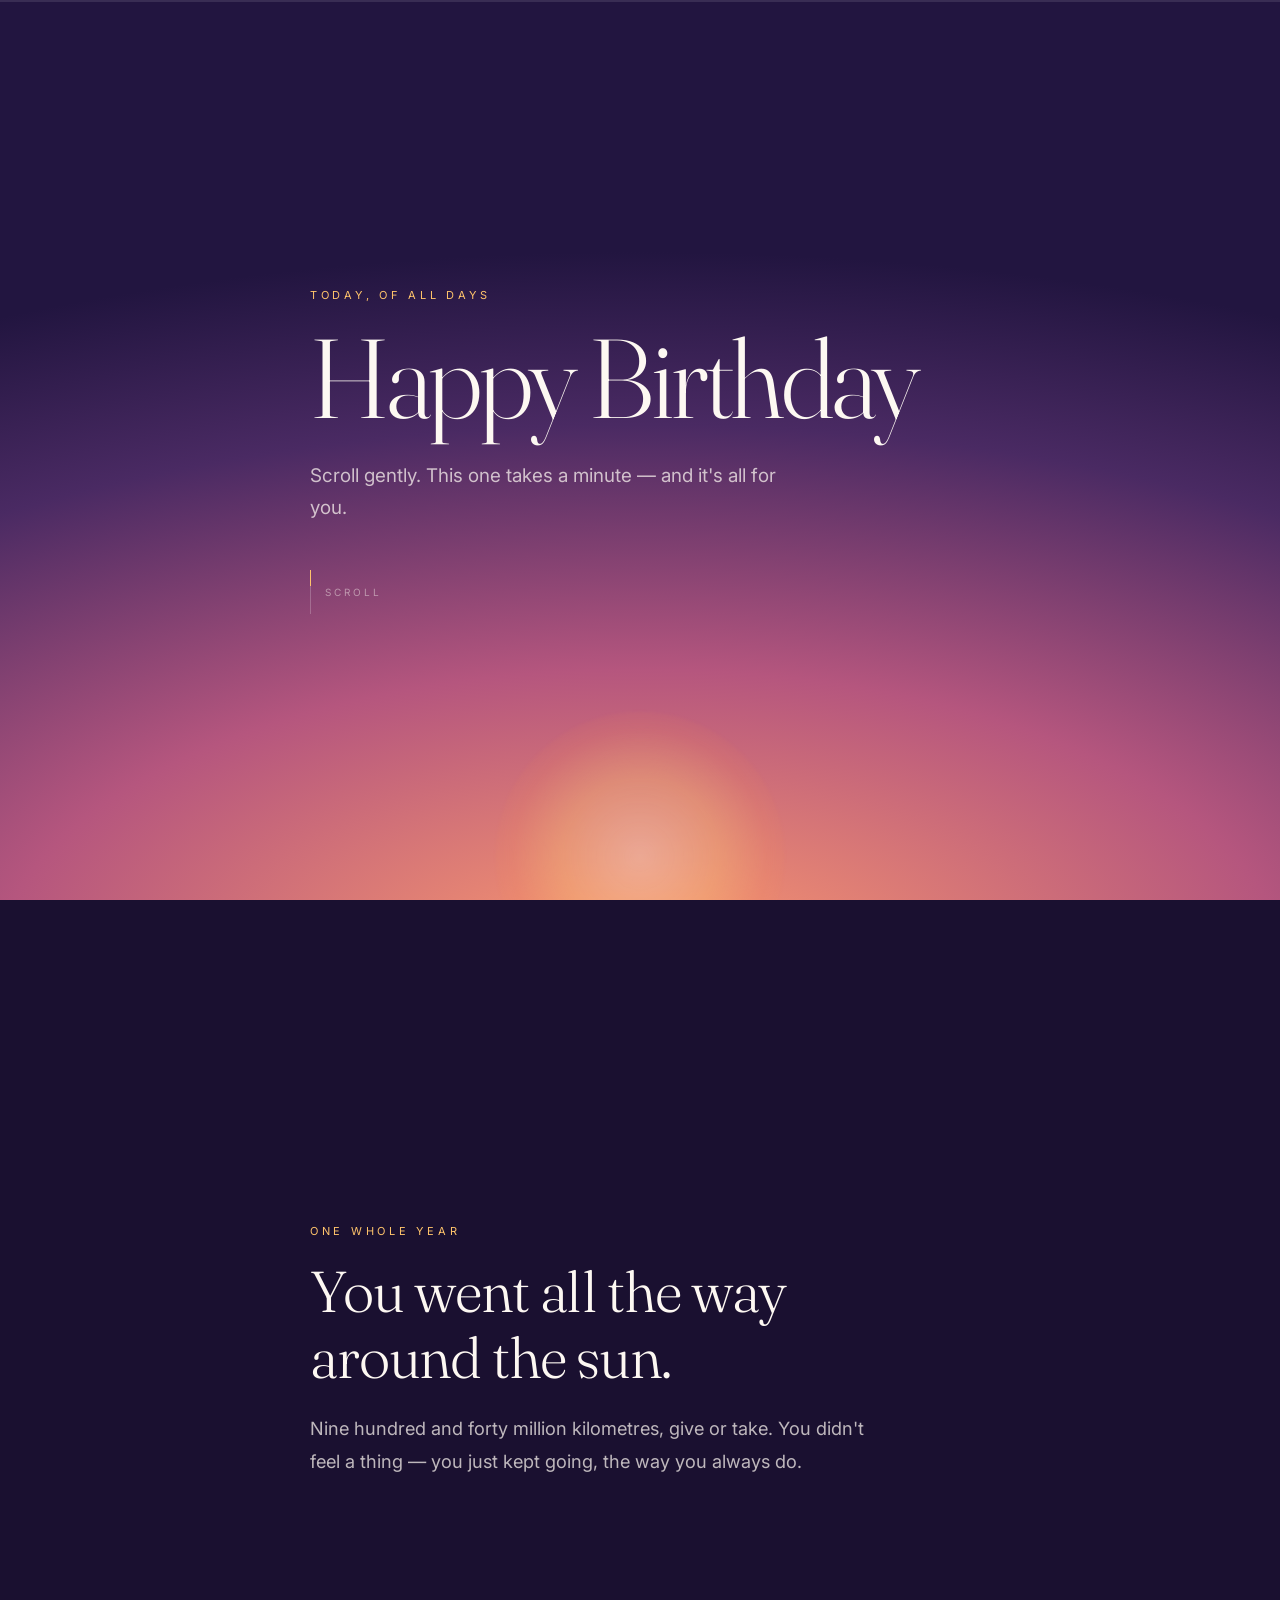
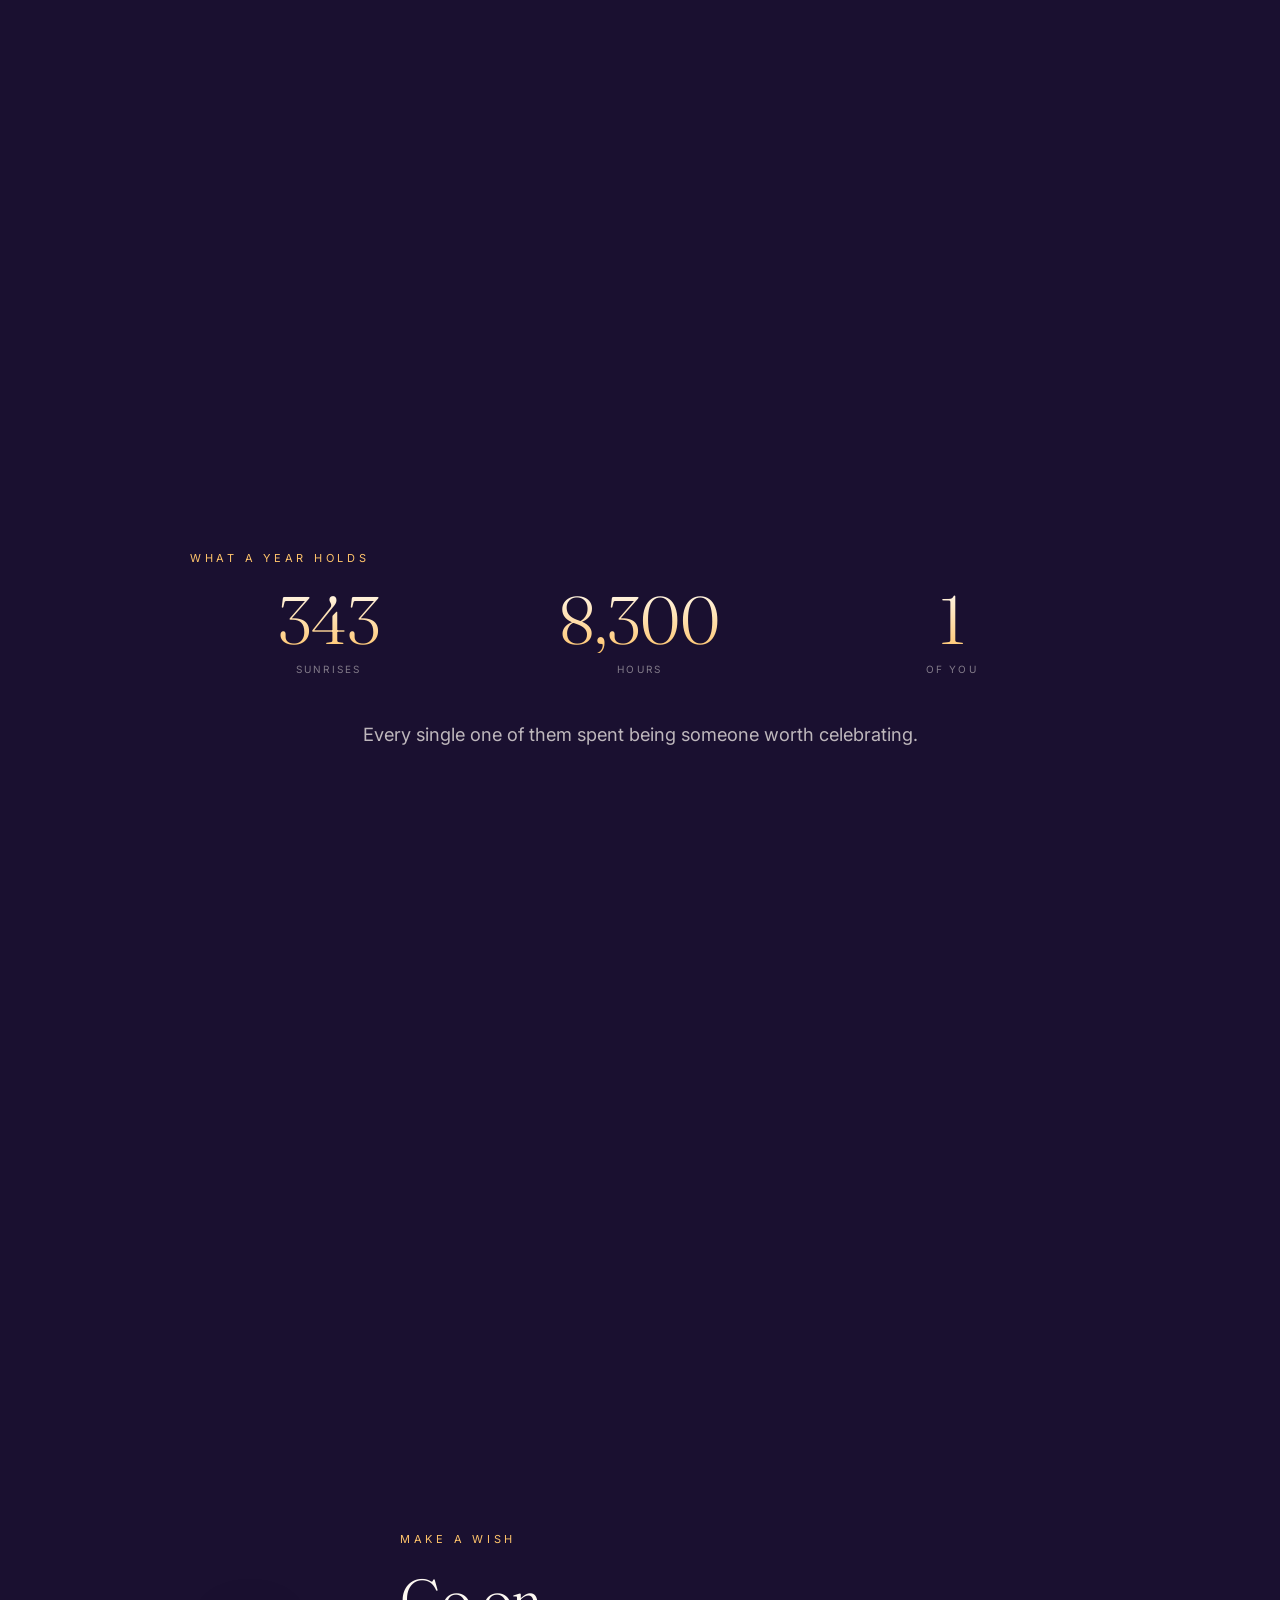
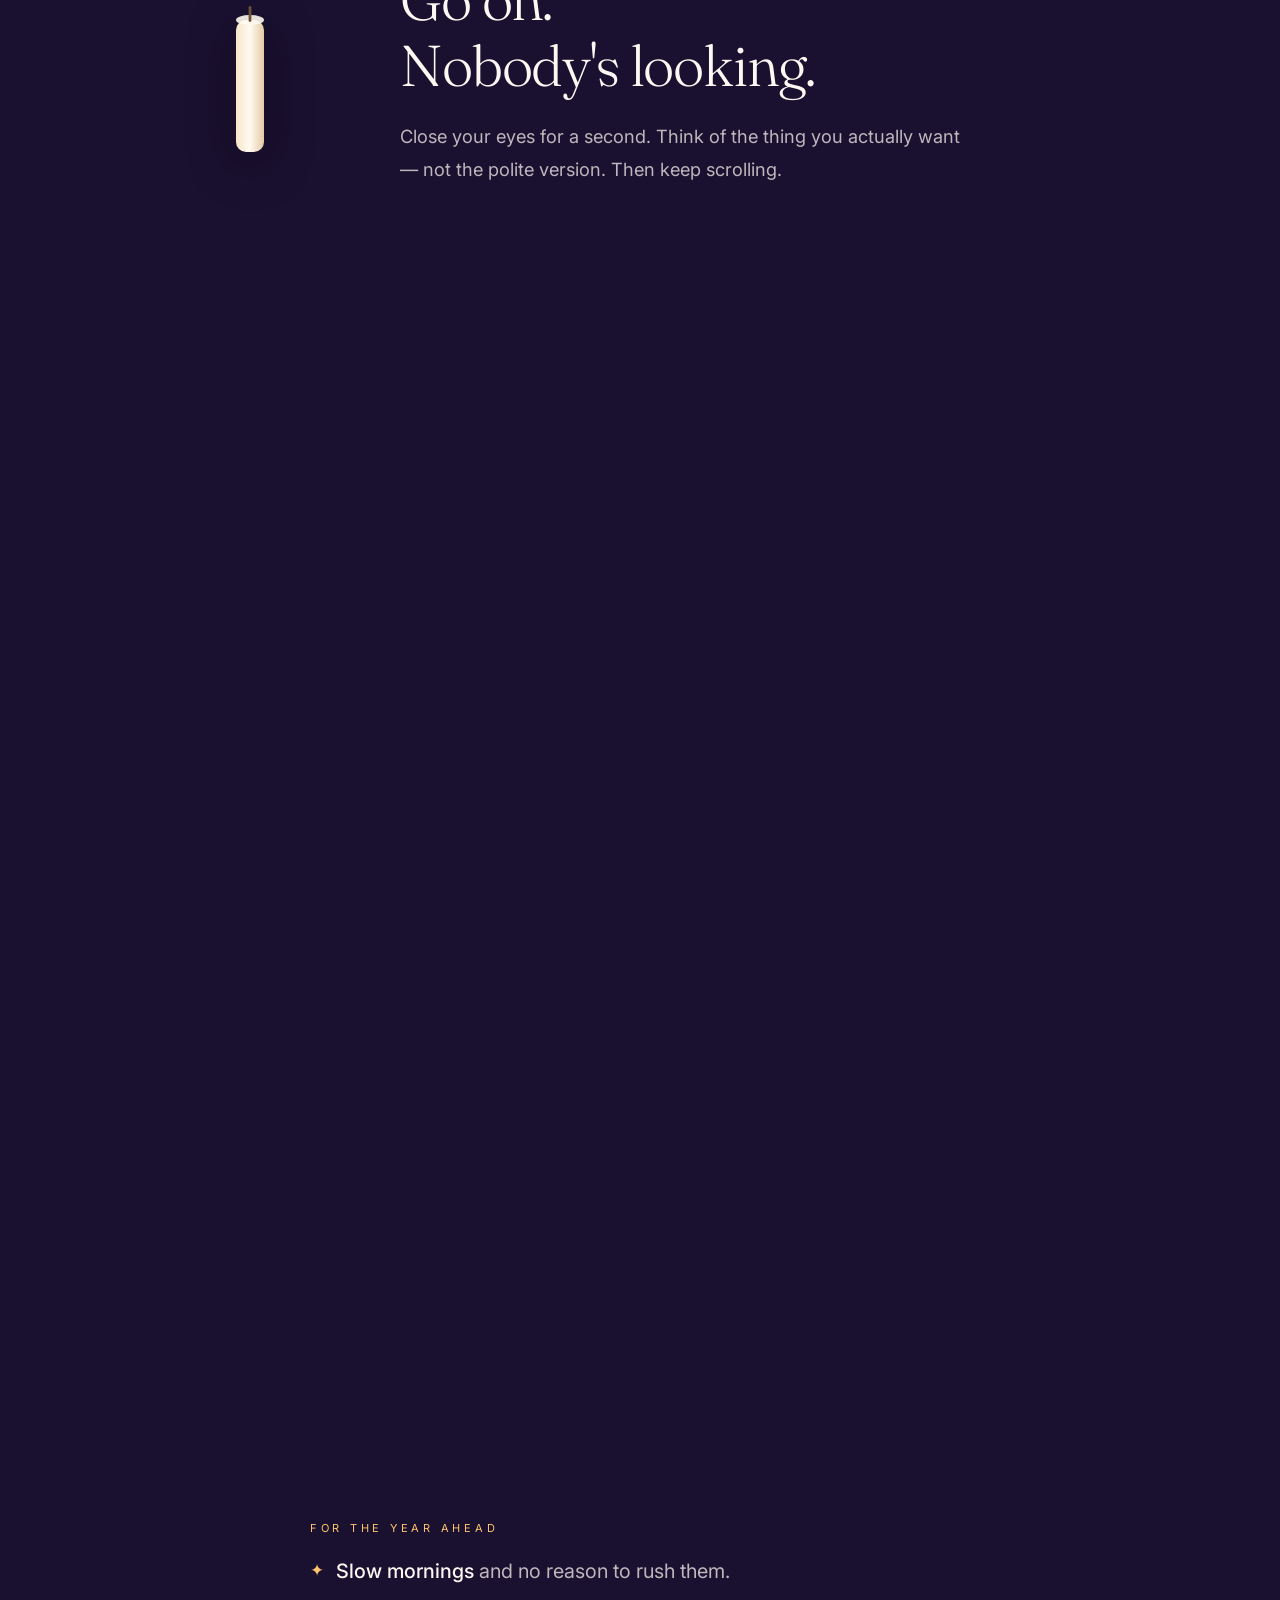
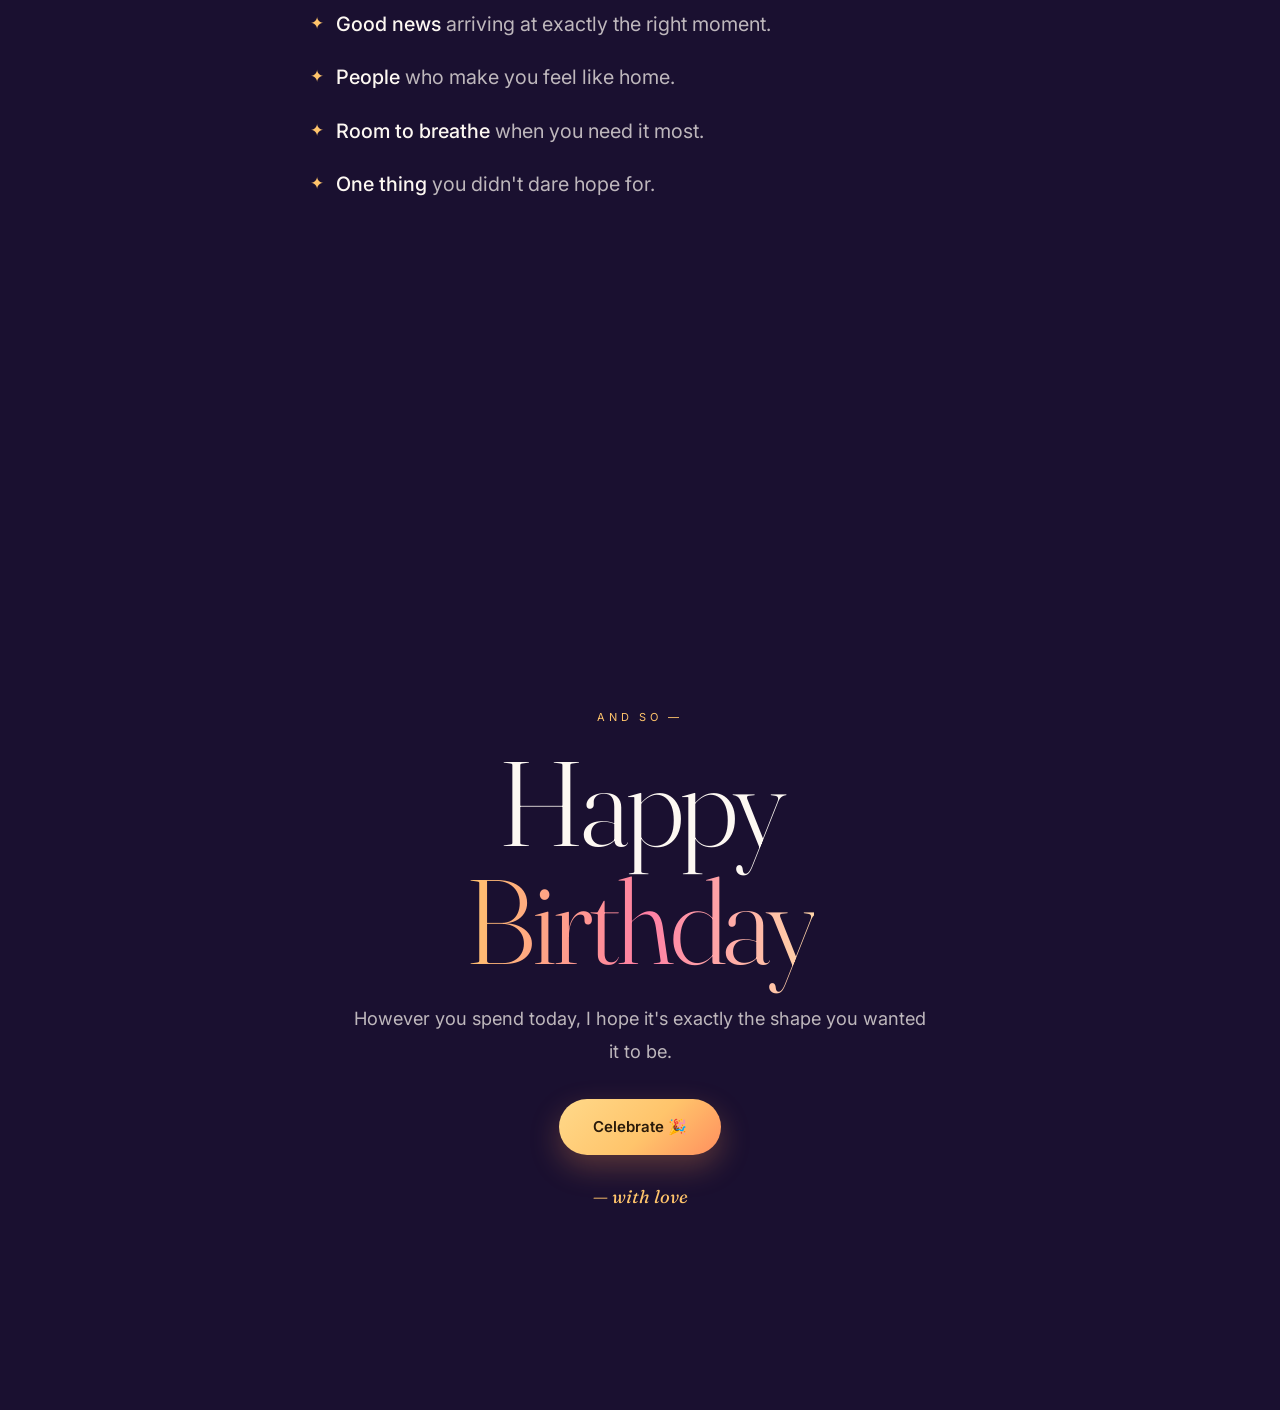
<file: portfolio/work/goldenhour/index.html>
<!DOCTYPE html>
<html lang="en">
<head>
<meta charset="utf-8" />
<meta name="viewport" content="width=device-width, initial-scale=1, viewport-fit=cover" />
<title>Golden Hour — a birthday wish</title>
<meta name="description" content="A single-page birthday wish that unfolds as you scroll." />
<meta name="theme-color" content="#1a1030" />
<link rel="preconnect" href="https://fonts.googleapis.com">
<link rel="preconnect" href="https://fonts.gstatic.com" crossorigin>
<link href="https://fonts.googleapis.com/css2?family=Fraunces:ital,opsz,wght@0,9..144,300;0,9..144,400;1,9..144,300&family=Inter:wght@400;500&display=swap" rel="stylesheet">
<link rel="stylesheet" href="assets/style.css" />
<link rel="icon" href="data:image/svg+xml,<svg xmlns='http://www.w3.org/2000/svg' viewBox='0 0 100 100'><text y='.9em' font-size='90'>🌅</text></svg>">
</head>
<body>

<!-- ============ SKY LAYERS (fixed, cross-fade on scroll) ============ -->
<div class="sky" aria-hidden="true">
  <div class="layer l-dawn"  data-sky="0"></div>
  <div class="layer l-morn"  data-sky="1"></div>
  <div class="layer l-gold"  data-sky="2"></div>
  <div class="layer l-dusk"  data-sky="3"></div>
  <div class="layer l-night" data-sky="4"></div>
  <div class="sun" id="sun"></div>
  <div class="stars" id="stars"></div>
</div>
<canvas id="fx" aria-hidden="true"></canvas>

<!-- ============ PROGRESS ============ -->
<div class="prog" aria-hidden="true"><i id="progBar"></i></div>

<main>

  <!-- ---------- 1. OPENING ---------- -->
  <section class="panel first" data-sky-trigger="0">
    <div class="inner">
      <p class="eyebrow" data-fade>Today, of all days</p>
      <h1 class="name" data-fade data-d="1">
        <span>Happy</span> <span>Birthday</span>
      </h1>
      <p class="lede" data-fade data-d="2">
        Scroll gently. This one takes a minute — and it's all for you.
      </p>
      <div class="scrollcue" data-fade data-d="3">
        <span></span>
        <em>scroll</em>
      </div>
    </div>
  </section>

  <!-- ---------- 2. THE YEAR ---------- -->
  <section class="panel" data-sky-trigger="1">
    <div class="inner">
      <p class="kicker" data-fade>One whole year</p>
      <h2 class="big" data-fade data-d="1">
        You went all the way<br>around the sun.
      </h2>
      <p class="body" data-fade data-d="2">
        Nine hundred and forty million kilometres, give or take.
        You didn't feel a thing — you just kept going, the way you always do.
      </p>
    </div>
  </section>

  <!-- ---------- 3. COUNTERS ---------- -->
  <section class="panel" data-sky-trigger="2">
    <div class="inner wide">
      <p class="kicker" data-fade>What a year holds</p>
      <div class="figs">
        <div class="fig" data-fade data-d="1">
          <b data-count="365">0</b><span>sunrises</span>
        </div>
        <div class="fig" data-fade data-d="2">
          <b data-count="8760">0</b><span>hours</span>
        </div>
        <div class="fig" data-fade data-d="3">
          <b data-count="1">0</b><span>of you</span>
        </div>
      </div>
      <p class="body center" data-fade data-d="4">
        Every single one of them spent being someone worth celebrating.
      </p>
    </div>
  </section>

  <!-- ---------- 4. THE WISH (sticky candle) ---------- -->
  <section class="panel tall" data-sky-trigger="3">
    <div class="sticky">
      <div class="candle-wrap" id="candleWrap">
        <div class="halo"></div>
        <svg class="candle" viewBox="0 0 120 220" aria-hidden="true">
          <defs>
            <linearGradient id="wax" x1="0" y1="0" x2="1" y2="0">
              <stop offset="0%" stop-color="#f7e6c8"/>
              <stop offset="50%" stop-color="#fffaf0"/>
              <stop offset="100%" stop-color="#e2cba4"/>
            </linearGradient>
            <radialGradient id="fl">
              <stop offset="0%"   stop-color="#fffdf4"/>
              <stop offset="30%"  stop-color="#ffe9a8"/>
              <stop offset="64%"  stop-color="#ffab3d"/>
              <stop offset="100%" stop-color="rgba(255,120,20,.03)"/>
            </radialGradient>
          </defs>
          <rect x="46" y="72" width="28" height="132" rx="10" fill="url(#wax)"/>
          <ellipse cx="60" cy="72" rx="14" ry="5" fill="#fffaf0" opacity=".9"/>
          <rect x="58.6" y="58" width="2.8" height="16" rx="1.4" fill="#6b5136"/>
          <g class="flame-g" id="flameG">
            <ellipse class="flame" cx="60" cy="40" rx="13" ry="23" fill="url(#fl)"/>
          </g>
        </svg>
      </div>
      <div class="wishtext">
        <p class="kicker" data-fade>Make a wish</p>
        <h2 class="big" data-fade data-d="1">Go on.<br>Nobody's looking.</h2>
        <p class="body" data-fade data-d="2">
          Close your eyes for a second. Think of the thing you actually want —
          not the polite version. Then keep scrolling.
        </p>
      </div>
    </div>
  </section>

  <!-- ---------- 5. THE WISHES ---------- -->
  <section class="panel" data-sky-trigger="4">
    <div class="inner">
      <p class="kicker" data-fade>For the year ahead</p>
      <ul class="wishes">
        <li data-fade data-d="1"><em>Slow mornings</em> and no reason to rush them.</li>
        <li data-fade data-d="2"><em>Good news</em> arriving at exactly the right moment.</li>
        <li data-fade data-d="3"><em>People</em> who make you feel like home.</li>
        <li data-fade data-d="4"><em>Room to breathe</em> when you need it most.</li>
        <li data-fade data-d="5"><em>One thing</em> you didn't dare hope for.</li>
      </ul>
    </div>
  </section>

  <!-- ---------- 6. FINALE ---------- -->
  <section class="panel finale" data-sky-trigger="4">
    <div class="inner">
      <p class="eyebrow" data-fade>And so —</p>
      <h2 class="huge" data-fade data-d="1">
        Happy<br><span class="grad">Birthday</span>
      </h2>
      <p class="body center" data-fade data-d="2">
        However you spend today, I hope it's exactly the shape you wanted it to be.
      </p>
      <div class="btnrow" data-fade data-d="3">
        <button class="btn" id="celebrate">Celebrate 🎉</button>
      </div>
      <p class="sig" data-fade data-d="4">— with love</p>
    </div>
  </section>

</main>

<script src="assets/main.js"></script>
</body>
</html>
</file>
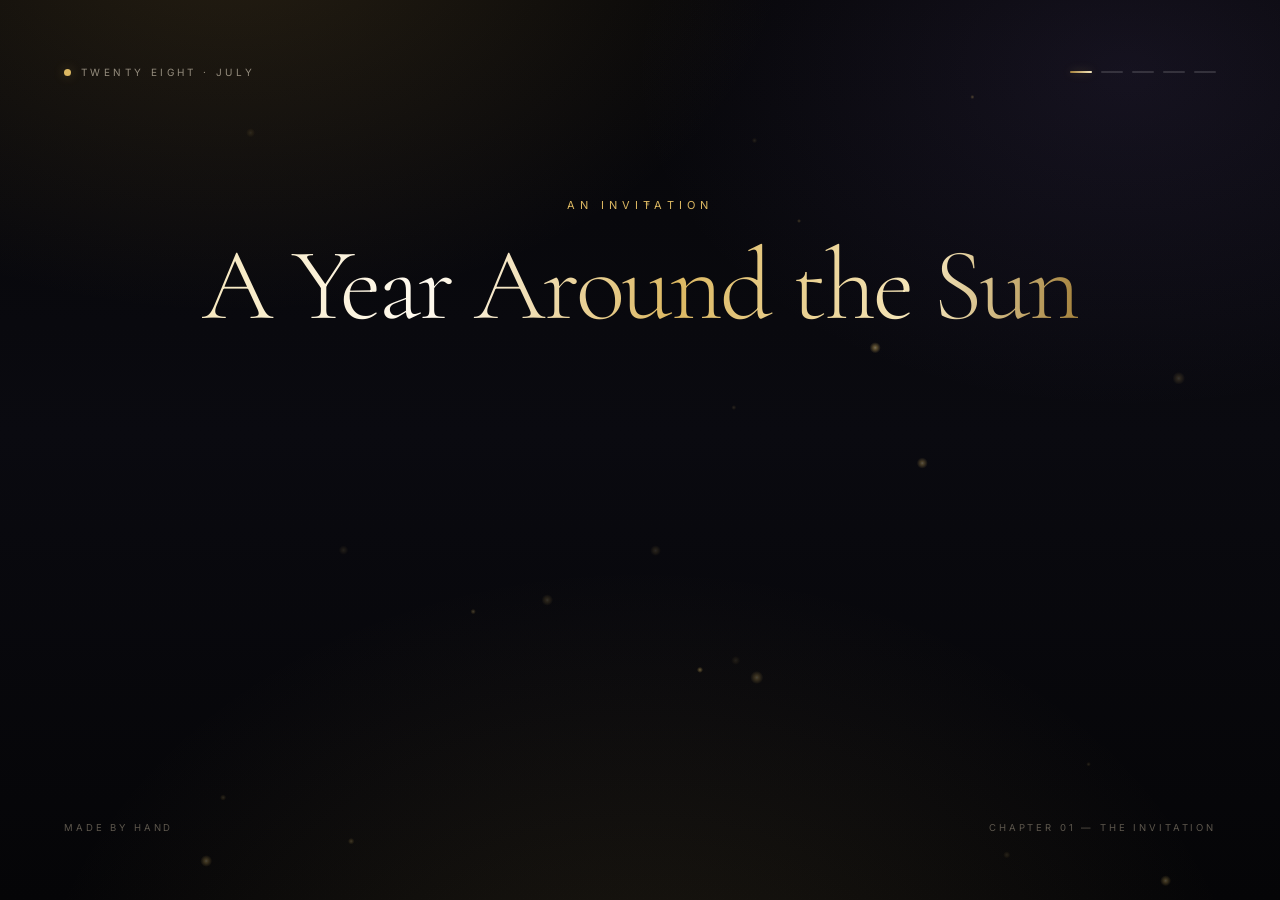
<file: portfolio/work/midnight/index.html>
<!DOCTYPE html>
<html lang="en">
<head>
<meta charset="utf-8" />
<meta name="viewport" content="width=device-width, initial-scale=1, viewport-fit=cover" />
<title>A Year Around the Sun</title>
<meta name="description" content="A small celebration, made by hand." />
<meta name="theme-color" content="#060608" />
<meta name="view-transition" content="same-origin" />
<link rel="preconnect" href="https://fonts.googleapis.com">
<link rel="preconnect" href="https://fonts.gstatic.com" crossorigin>
<link href="https://fonts.googleapis.com/css2?family=Cormorant+Garamond:ital,wght@0,300;0,400;1,300&family=Inter:wght@400;500;600&display=swap" rel="stylesheet">
<link rel="stylesheet" href="assets/style.css" />
<link rel="prefetch" href="chapter-1.html" as="document">
<link rel="icon" href="data:image/svg+xml,<svg xmlns='http://www.w3.org/2000/svg' viewBox='0 0 100 100'><text y='.9em' font-size='90'>🕯️</text></svg>">
</head>
<body data-step="1" data-total="5">

<div class="aura"></div>
<canvas id="dust"></canvas>

<!-- ============ PRELOADER ============ -->
<div id="loader">
  <div class="loader-in">
    <div class="loader-mark"><span></span><span></span><span></span></div>
    <div class="loader-bar"><i></i></div>
    <div class="loader-txt">Preparing something</div>
  </div>
</div>

<div class="page">

  <header class="topbar">
    <div class="mark"><i></i><span>Twenty&nbsp;Eight · July</span></div>
    <div class="rail" aria-hidden="true"></div>
  </header>

  <main class="page-main">

    <p class="eyebrow" data-anim="down" data-delay="180">An invitation</p>

    <h1 class="display" data-anim="fade" data-delay="300" data-words>A Year Around the Sun</h1>

    <hr class="rule" data-anim="scale" data-delay="900" />

    <p class="lede" data-anim="up" data-delay="1000">
      Ninety-three million miles, one full loop, and somehow you made it all
      the way back to today. Before the confetti — tell me who I'm celebrating.
    </p>

    <div class="field" data-anim="up" data-delay="1180">
      <input id="nameField" type="text" placeholder="Your name" maxlength="28"
             autocomplete="given-name" spellcheck="false" aria-label="Your name" />
    </div>

    <div class="btn-row" data-anim="up" data-delay="1320">
      <a class="btn" id="beginBtn" href="chapter-1.html" data-nav data-primary>
        Begin the journey
        <svg width="15" height="10" viewBox="0 0 15 10" fill="none" aria-hidden="true">
          <path d="M1 5h12M9.5 1.5 13 5l-3.5 3.5" stroke="currentColor" stroke-width="1.5"
                stroke-linecap="round" stroke-linejoin="round"/>
        </svg>
      </a>
    </div>

    <p class="hint" data-anim="fade" data-delay="1600" style="margin-top:14px">
      <i></i>
      Five chapters · about two minutes
    </p>

  </main>

  <footer class="footnote">
    <span>Made by hand</span>
    <span>Chapter 01 — The Invitation</span>
  </footer>

</div>

<script src="assets/app.js"></script>
<script>
(function(){
  "use strict";
  var f = document.getElementById("nameField");
  var btn = document.getElementById("beginBtn");

  // restore a previously typed name
  f.value = MG.State.name();

  function save(){ MG.State.set("name", f.value.trim().slice(0,28)); }
  f.addEventListener("input", save);
  f.addEventListener("change", save);

  // Enter submits
  f.addEventListener("keydown", function(e){
    if (e.key === "Enter"){ e.preventDefault(); save(); btn.click(); }
  });

  // gentle sparkle when they finish typing a real name
  var t;
  f.addEventListener("input", function(){
    clearTimeout(t);
    t = setTimeout(function(){
      if (f.value.trim().length >= 2){
        var r = f.getBoundingClientRect();
        MG.FX.spark(r.left + r.width/2, r.top + r.height/2);
        try{ MG.Audio.chime(); }catch(e){}
      }
    }, 520);
  });

  btn.addEventListener("click", save);

  // welcome shimmer once everything has landed
  document.addEventListener("mg:ready", function(){
    setTimeout(function(){ MG.FX.burst(46, window.innerWidth/2, window.innerHeight*0.30, 7); }, 1500);
  });
})();
</script>
</body>
</html>
</file>
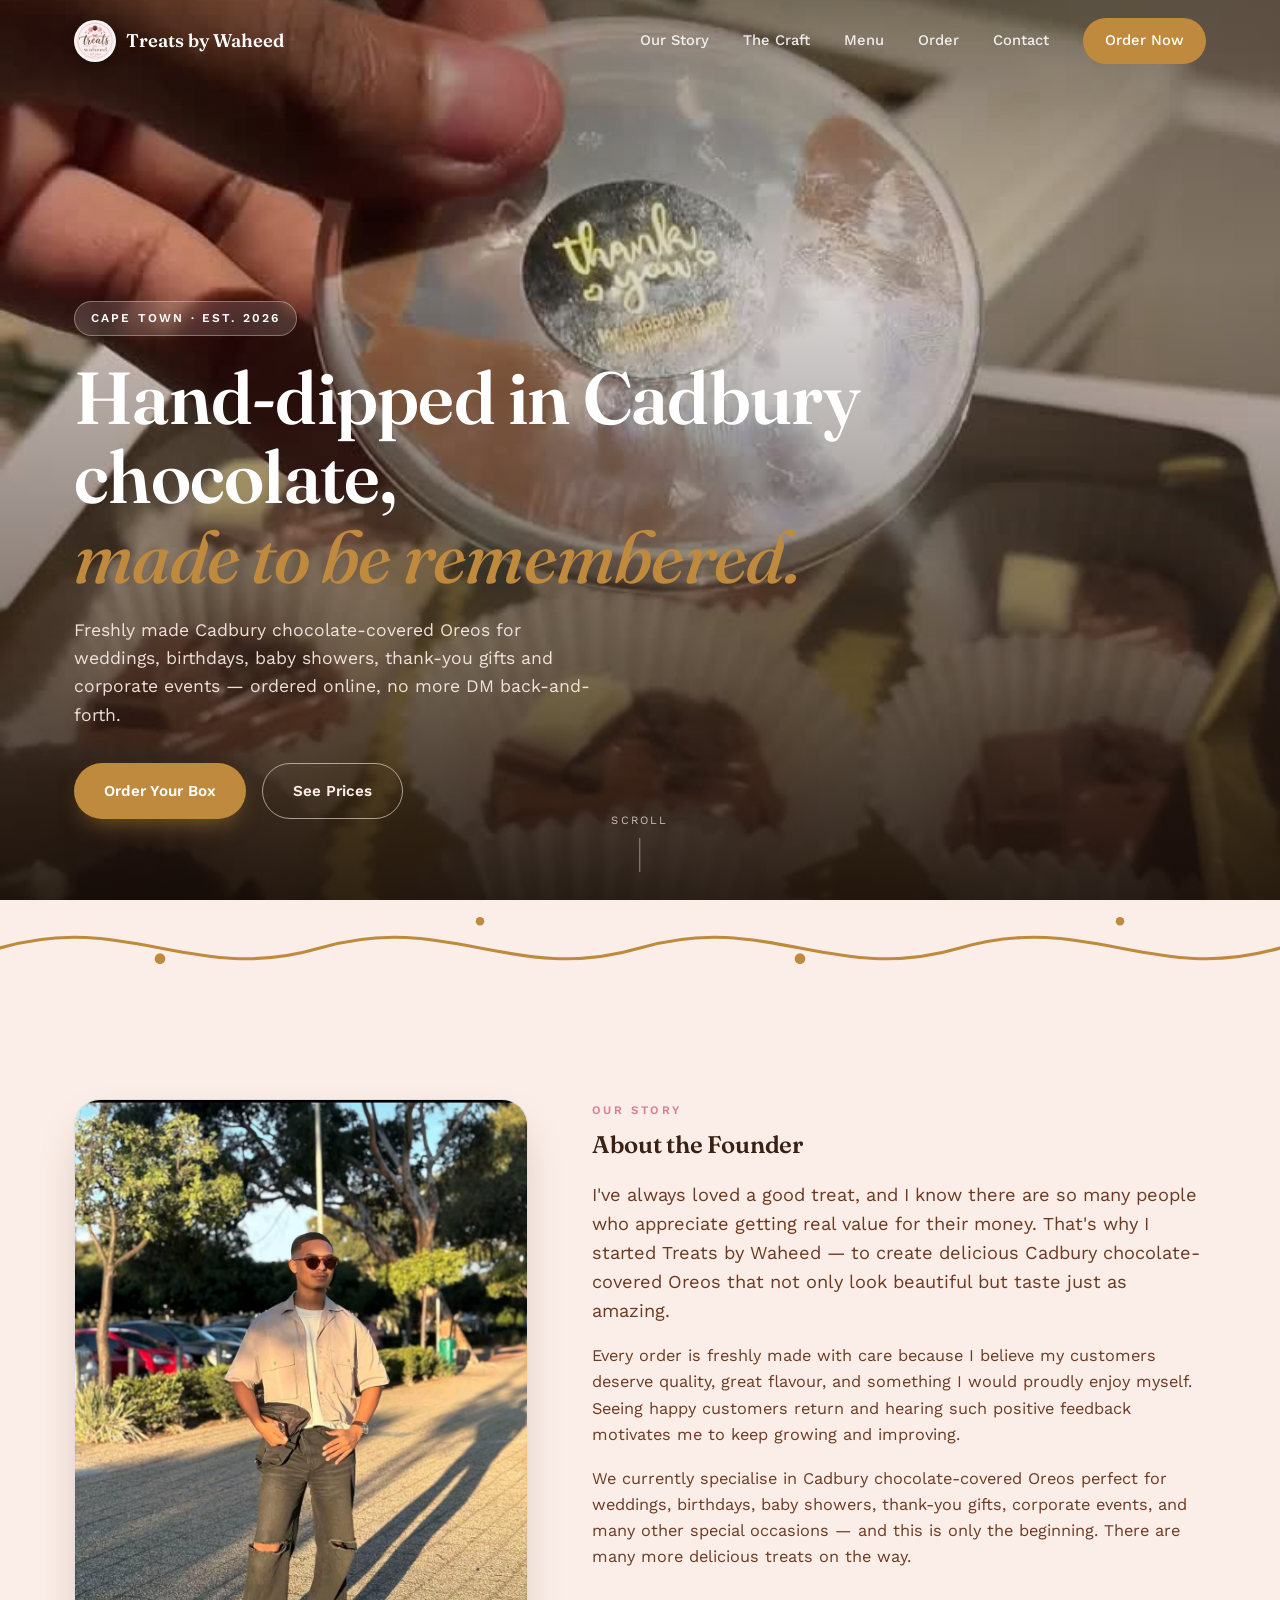
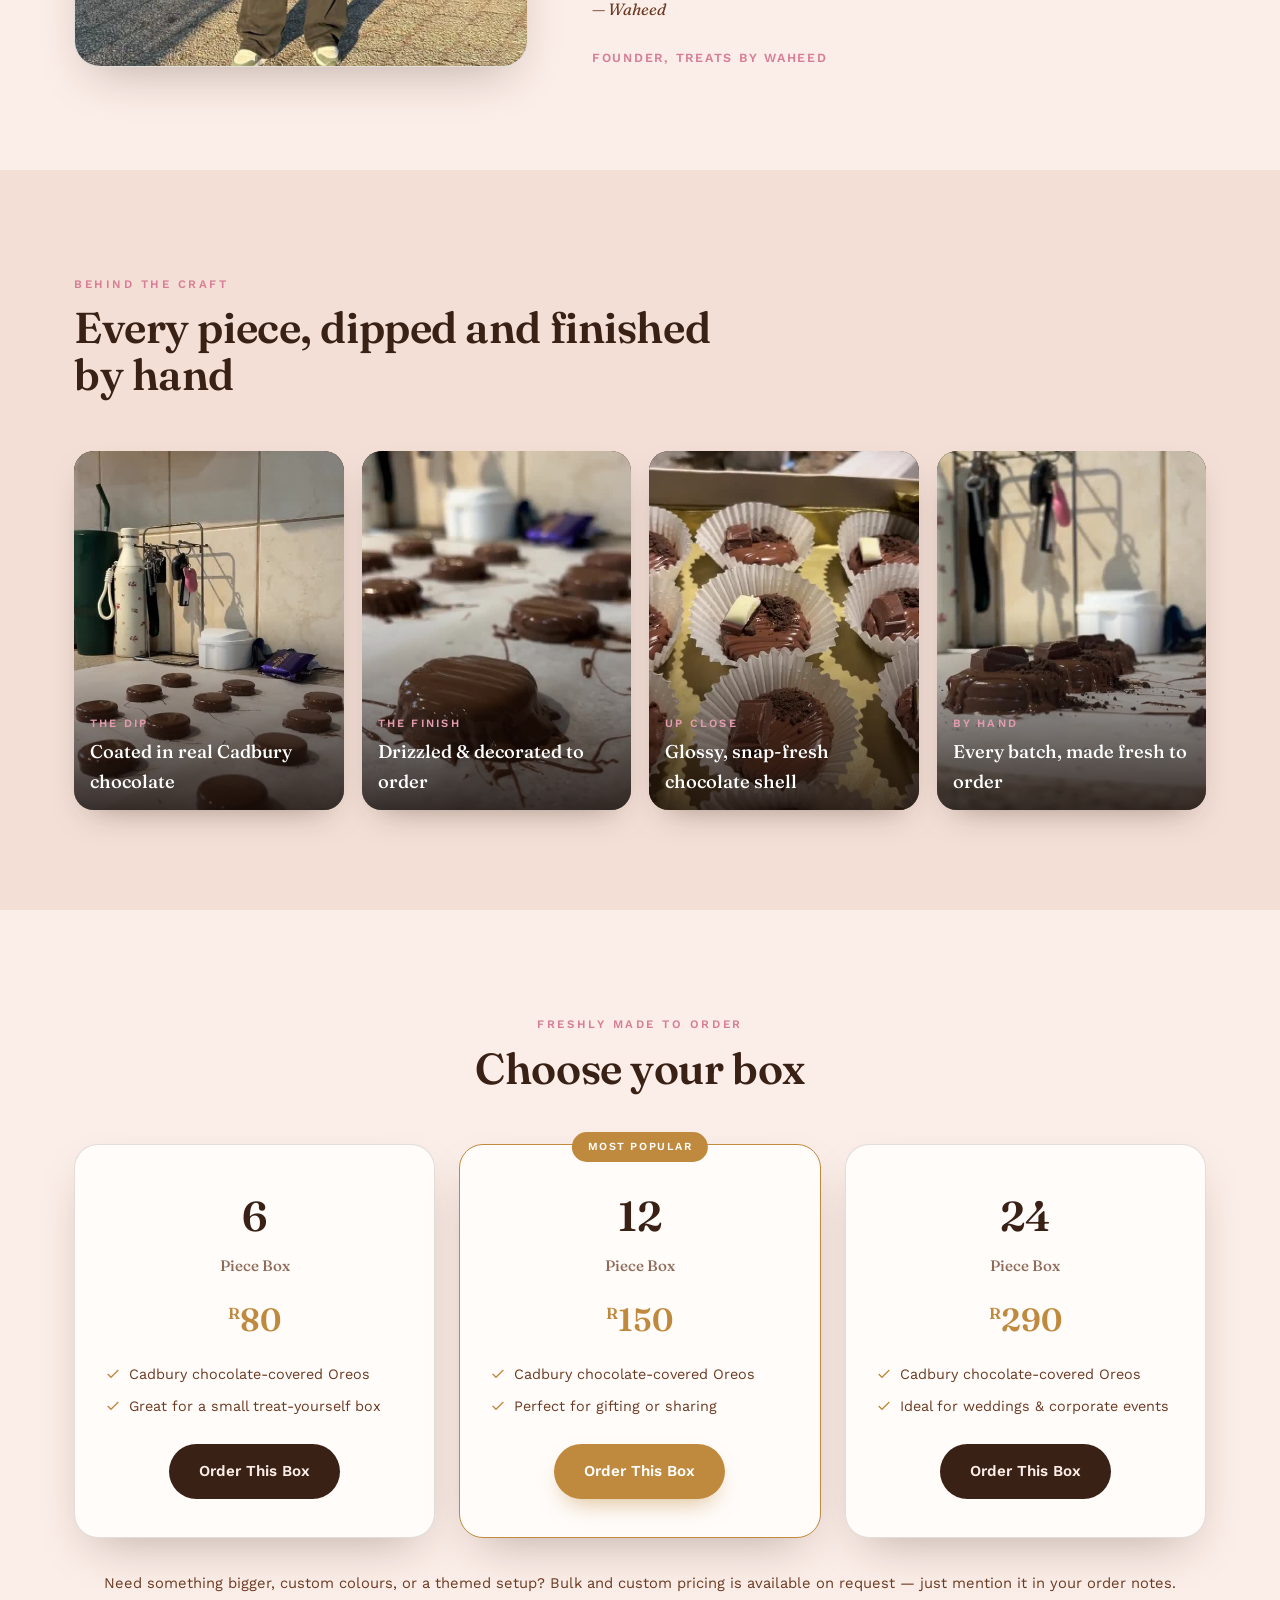
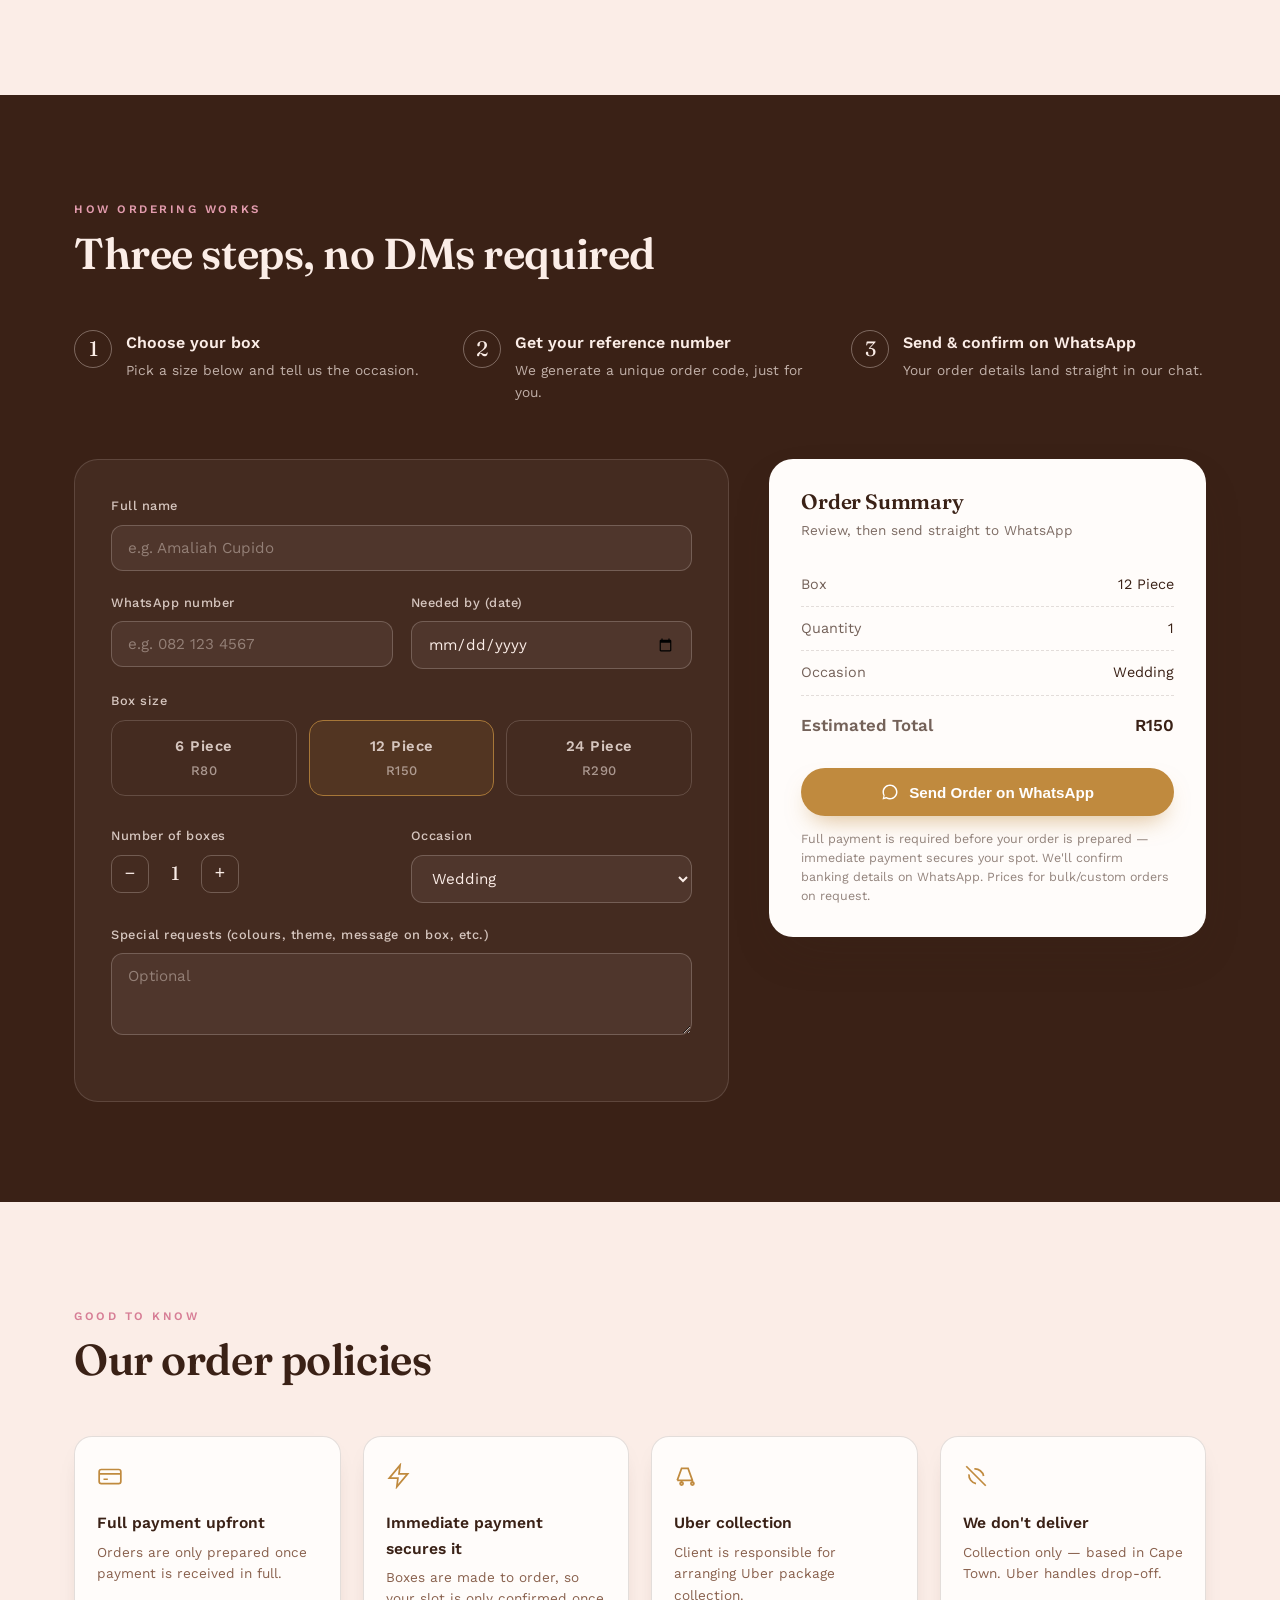
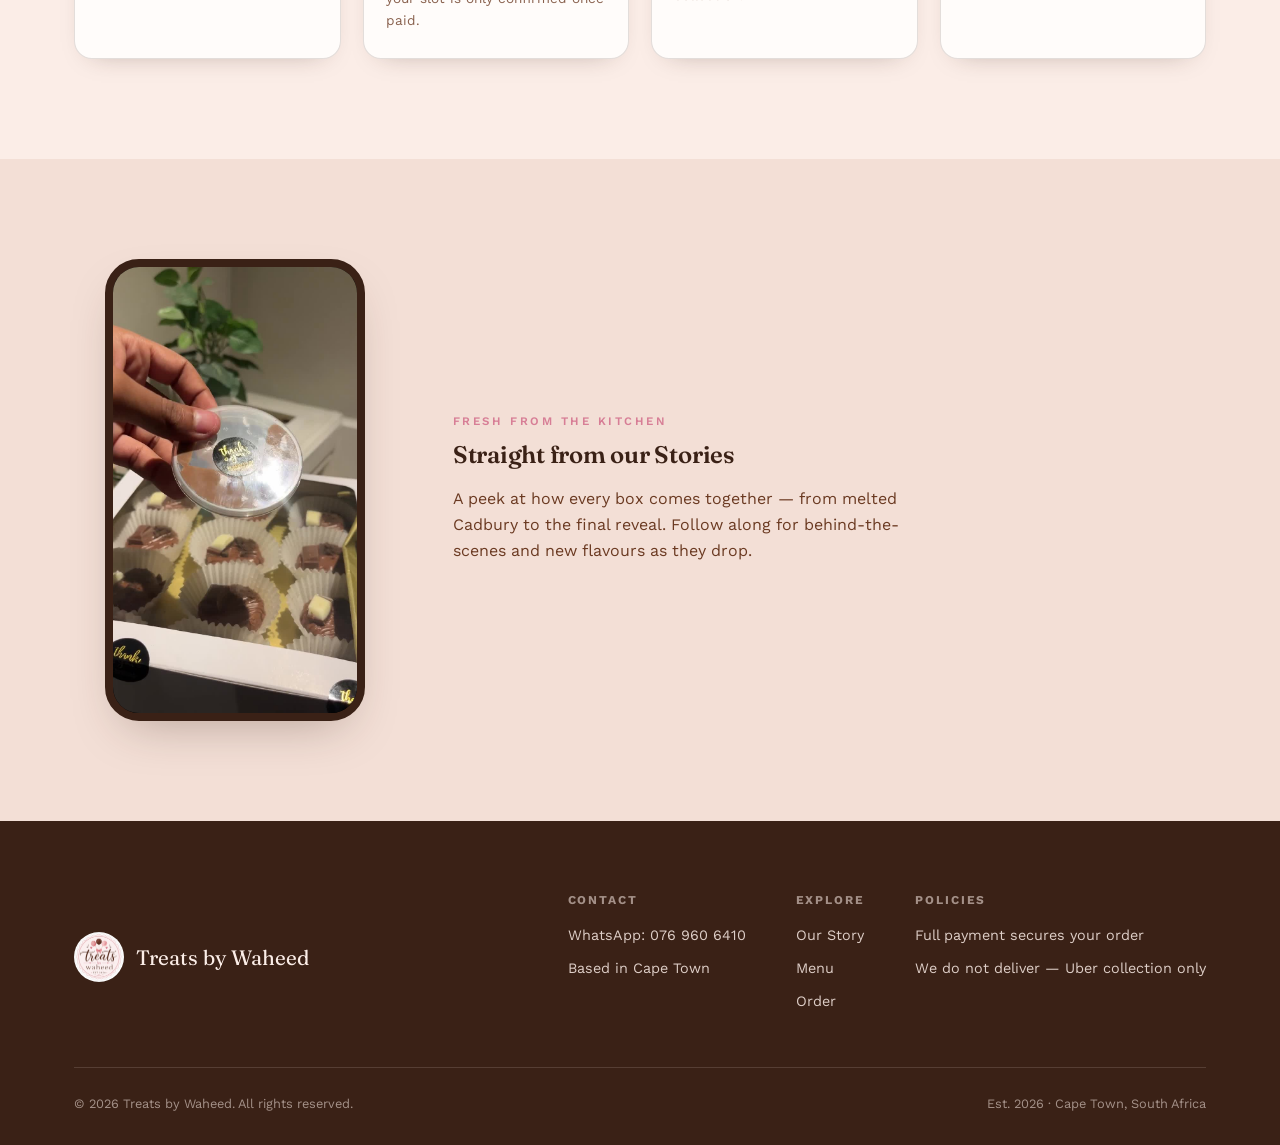
<file: portfolio/work/treats-by-waheed/index.html>
<!DOCTYPE html>
<html lang="en">
<head>
<meta charset="UTF-8">
<meta name="viewport" content="width=device-width, initial-scale=1.0">
<title>Treats by Waheed — Cadbury-Dipped Oreos, Cape Town</title>
<meta name="description" content="Freshly made Cadbury chocolate-covered Oreos for weddings, birthdays, baby showers, thank-you gifts and corporate events. Order online, based in Cape Town.">
<link rel="preconnect" href="https://fonts.googleapis.com">
<link rel="preconnect" href="https://fonts.gstatic.com" crossorigin>
<link href="https://fonts.googleapis.com/css2?family=Fraunces:ital,opsz,wght@0,9..144,400;0,9..144,500;0,9..144,600;1,9..144,500;1,9..144,600&family=Work+Sans:wght@400;500;600;700&display=swap" rel="stylesheet">
<style>
  :root{
    --cream:#FBEDE7;
    --cream-deep:#F3DFD6;
    --cocoa:#3A2116;
    --choc:#6B3A22;
    --rose:#E39CAE;
    --rose-deep:#D77E96;
    --gold:#C08A3E;
    --card:#FFFCFA;
    --line: rgba(58,33,22,0.14);
    --shadow: 0 20px 50px -20px rgba(58,33,22,0.35);
  }
  *{box-sizing:border-box; margin:0; padding:0;}
  html{scroll-behavior:smooth;}
  body{
    font-family:'Work Sans', sans-serif;
    background:var(--cream);
    color:var(--cocoa);
    line-height:1.6;
    -webkit-font-smoothing:antialiased;
    overflow-x:hidden;
  }
  h1,h2,h3,.display{
    font-family:'Fraunces', serif;
    font-weight:600;
    line-height:1.08;
    letter-spacing:-0.01em;
  }
  em{font-style:italic; font-weight:500; color:var(--gold);}
  a{color:inherit; text-decoration:none;}
  img,video{max-width:100%; display:block;}
  .eyebrow{
    font-size:0.72rem;
    text-transform:uppercase;
    letter-spacing:0.22em;
    font-weight:600;
    color:var(--rose-deep);
  }
  .wrap{max-width:1180px; margin:0 auto; padding:0 24px;}
  section{position:relative;}
  .btn{
    display:inline-flex;
    align-items:center;
    gap:10px;
    padding:15px 30px;
    border-radius:100px;
    font-weight:600;
    font-size:0.95rem;
    border:none;
    cursor:pointer;
    transition:transform .25s ease, box-shadow .25s ease, background .25s ease;
  }
  .btn-primary{
    background:var(--gold);
    color:#fff;
    box-shadow:0 12px 24px -10px rgba(192,138,62,0.6);
  }
  .btn-primary:hover{transform:translateY(-2px); box-shadow:0 16px 30px -10px rgba(192,138,62,0.7);}
  .btn-ghost{
    background:transparent;
    color:var(--cream);
    border:1.5px solid rgba(251,237,231,0.6);
  }
  .btn-ghost:hover{background:rgba(251,237,231,0.14); transform:translateY(-2px);}
  .btn-dark{
    background:var(--cocoa);
    color:var(--cream);
  }
  .btn-dark:hover{transform:translateY(-2px); box-shadow:0 14px 26px -12px rgba(58,33,22,0.6);}

  /* NAV */
  header{
    position:fixed; top:0; left:0; right:0; z-index:100;
    padding:18px 0;
    transition:background .35s ease, padding .35s ease, box-shadow .35s ease;
  }
  header.scrolled{
    background:rgba(251,237,231,0.92);
    backdrop-filter:blur(10px);
    box-shadow:0 4px 24px -10px rgba(58,33,22,0.25);
    padding:12px 0;
  }
  nav{display:flex; align-items:center; justify-content:space-between;}
  .brand{display:flex; align-items:center; gap:10px; font-family:'Fraunces',serif; font-weight:600; font-size:1.15rem;}
  .brand img{width:42px; height:42px; border-radius:50%; object-fit:cover; box-shadow:0 4px 14px rgba(0,0,0,0.25);}
  header.scrolled .brand, header.scrolled .navlinks a{color:var(--cocoa);}
  .brand{color:#fff;}
  .navlinks{display:flex; gap:34px; align-items:center;}
  .navlinks a{color:#fff; font-size:0.92rem; font-weight:500; transition:opacity .2s ease; opacity:0.88;}
  .navlinks a:hover{opacity:1;}
  .nav-cta{display:none;}
  @media(min-width:860px){.nav-cta{display:inline-flex;}}
  .navlinks .nav-cta{background:var(--gold); color:#fff !important; padding:11px 22px; border-radius:100px; opacity:1;}
  .menu-btn{display:none; background:none; border:none; color:#fff; font-size:1.6rem; cursor:pointer;}
  header.scrolled .menu-btn{color:var(--cocoa);}
  @media(max-width:859px){
    .navlinks{
      position:fixed; top:0; right:-100%; height:100vh; width:78%; max-width:320px;
      flex-direction:column; justify-content:center; gap:28px; transition:right .45s cubic-bezier(.2,.7,.2,1);
      box-shadow:-10px 0 40px rgba(0,0,0,0.35);
      background:#1c110b url('images/menu_photo.jpg') center 30% / cover no-repeat;
    }
    .navlinks::before{
      content:''; position:absolute; inset:0;
      background:linear-gradient(180deg, rgba(20,11,7,0.55) 0%, rgba(20,11,7,0.4) 35%, rgba(15,8,5,0.88) 100%);
    }
    .navlinks.open{right:0;}
    .navlinks a{
      position:relative; z-index:1; color:var(--cream) !important; font-size:1.15rem;
      text-shadow:0 2px 14px rgba(0,0,0,0.55); letter-spacing:0.01em;
    }
    .navlinks .nav-cta{
      display:inline-flex !important; color:#fff !important; text-shadow:none;
      align-self:flex-start; margin-left:0;
    }
    .menu-btn{display:block;}
  }

  /* HERO */
  .hero{
    height:100vh; min-height:600px;
    position:relative;
    display:flex; align-items:flex-end;
    overflow:hidden;
    color:#fff;
  }
  .hero video, .hero img.fallback{
    position:absolute; inset:0; width:100%; height:100%; object-fit:cover;
  }
  .hero::after{
    content:'';
    position:absolute; inset:0;
    background:linear-gradient(180deg, rgba(30,16,10,0.35) 0%, rgba(30,16,10,0.15) 30%, rgba(30,16,10,0.55) 75%, rgba(20,10,6,0.86) 100%);
  }
  .hero-inner{position:relative; z-index:2; padding-bottom:min(9vh,90px); width:100%;}
  .hero-badge{
    display:inline-block; padding:7px 16px; border-radius:100px;
    background:rgba(251,237,231,0.16); border:1px solid rgba(251,237,231,0.35);
    font-size:0.75rem; letter-spacing:0.18em; text-transform:uppercase; font-weight:600;
    margin-bottom:22px; backdrop-filter:blur(6px);
  }
  .hero h1{
    font-size:clamp(2.4rem, 6.2vw, 4.6rem);
    max-width:820px;
    margin-bottom:20px;
  }
  .hero p.lead{
    font-size:1.1rem; max-width:520px; color:rgba(251,237,231,0.92); margin-bottom:34px;
  }
  .hero-actions{display:flex; gap:16px; flex-wrap:wrap;}
  .scroll-cue{
    position:absolute; bottom:28px; left:50%; transform:translateX(-50%); z-index:2;
    color:rgba(251,237,231,0.75); font-size:0.7rem; letter-spacing:0.2em; text-transform:uppercase;
    display:flex; flex-direction:column; align-items:center; gap:8px;
  }
  .scroll-cue .line{width:1px; height:34px; background:rgba(251,237,231,0.5); animation:pulseLine 1.8s ease-in-out infinite;}
  @keyframes pulseLine{0%,100%{opacity:0.3; transform:scaleY(0.7);}50%{opacity:1; transform:scaleY(1);}}

  /* DRIZZLE DIVIDER */
  .drizzle-divider{width:100%; display:block; margin:0; background:var(--cream);}
  .drizzle-divider path{
    fill:none; stroke:var(--gold); stroke-width:3; stroke-linecap:round;
    stroke-dasharray:1400; stroke-dashoffset:1400;
    transition:stroke-dashoffset 1.8s cubic-bezier(.2,.7,.2,1);
  }
  .drizzle-divider.in-view path{stroke-dashoffset:0;}
  .drizzle-divider .drop{
    fill:var(--gold); opacity:0; transform-origin:center;
    transition:opacity .5s ease .9s, transform .6s cubic-bezier(.3,1.6,.5,1) .9s;
    transform:scale(0.2);
  }
  .drizzle-divider.in-view .drop{opacity:1; transform:scale(1);}

  /* GENERIC SECTION HEADING */
  .section-head{max-width:640px; margin-bottom:52px;}
  .section-head h2{font-size:clamp(1.9rem,4vw,2.7rem); margin-top:10px;}
  .section-pad{padding:100px 0;}
  @media(max-width:700px){.section-pad{padding:70px 0;}}

  /* REVEAL */
  .reveal{opacity:0; transform:translateY(28px); transition:opacity .8s ease, transform .8s ease;}
  .reveal.in-view{opacity:1; transform:translateY(0);}

  /* ABOUT */
  .about{display:grid; grid-template-columns:0.85fr 1.15fr; gap:64px; align-items:center;}
  @media(max-width:860px){.about{grid-template-columns:1fr; gap:40px;}}
  .founder-photo{
    aspect-ratio:4/5; border-radius:26px; background:var(--card);
    border:1px solid var(--line); box-shadow:var(--shadow);
    display:flex; align-items:center; justify-content:center; flex-direction:column; gap:14px;
    position:relative; overflow:hidden; color:var(--choc); text-align:center; padding:30px;
  }
  .founder-photo.has-photo{padding:0;}
  .founder-photo img{width:100%; height:100%; object-fit:cover; object-position:top center;}
  .founder-photo .ph-icon{width:56px; height:56px; opacity:0.5;}
  .founder-photo span{font-size:0.85rem; opacity:0.65; max-width:220px;}
  .founder-photo .ring{position:absolute; inset:14px; border:1.5px dashed rgba(58,33,22,0.22); border-radius:20px;}
  .about-text p{margin-bottom:18px; font-size:1.02rem; color:var(--choc);}
  .about-text p:first-of-type{font-size:1.14rem;}
  .signature{
    font-family:'Fraunces',serif; font-style:italic; font-size:1.5rem; margin-top:26px; color:var(--cocoa);
  }
  .est-badge{
    display:inline-flex; align-items:center; gap:8px; margin-top:8px;
    font-size:0.78rem; letter-spacing:0.14em; text-transform:uppercase; color:var(--rose-deep); font-weight:600;
  }

  /* PROCESS GALLERY */
  .gallery{display:grid; grid-template-columns:repeat(4,1fr); gap:18px;}
  @media(max-width:920px){.gallery{grid-template-columns:repeat(2,1fr);}}
  @media(max-width:520px){.gallery{grid-template-columns:1fr;}}
  .gcard{
    position:relative; border-radius:20px; overflow:hidden; aspect-ratio:3/4;
    background:var(--cocoa); box-shadow:0 14px 34px -18px rgba(58,33,22,0.5);
  }
  .gcard video, .gcard img{width:100%; height:100%; object-fit:cover;}
  .gcard::after{content:'';position:absolute; inset:0; background:linear-gradient(180deg, rgba(0,0,0,0) 45%, rgba(20,10,6,0.82) 100%);}
  .gcard .glabel{position:absolute; left:16px; bottom:14px; right:16px; z-index:2; color:#fff;}
  .gcard .glabel .num{font-size:0.7rem; letter-spacing:0.2em; text-transform:uppercase; color:var(--rose); font-weight:600; display:block; margin-bottom:4px;}
  .gcard .glabel .gt{font-family:'Fraunces',serif; font-size:1.15rem; font-weight:500;}

  /* MENU */
  .menu-grid{display:grid; grid-template-columns:repeat(3,1fr); gap:24px;}
  @media(max-width:860px){.menu-grid{grid-template-columns:1fr; max-width:420px; margin:0 auto;}}
  .mcard{
    background:var(--card); border:1px solid var(--line); border-radius:24px; padding:38px 30px;
    text-align:center; box-shadow:var(--shadow); position:relative; transition:transform .35s ease, box-shadow .35s ease;
  }
  .mcard:hover{transform:translateY(-6px);}
  .mcard.popular{border:1.5px solid var(--gold);}
  .mcard .tag{
    position:absolute; top:-13px; left:50%; transform:translateX(-50%);
    background:var(--gold); color:#fff; font-size:0.68rem; letter-spacing:0.14em; text-transform:uppercase;
    padding:6px 16px; border-radius:100px; font-weight:600; white-space:nowrap;
  }
  .mcard .count{font-family:'Fraunces',serif; font-size:2.6rem; font-weight:600; margin-bottom:2px;}
  .mcard .count small{font-size:0.95rem; font-weight:500; display:block; color:var(--choc); opacity:0.75; margin-top:4px;}
  .mcard .price{font-size:2rem; font-family:'Fraunces',serif; color:var(--gold); font-weight:600; margin:16px 0 18px;}
  .mcard .price sup{font-size:1rem; top:-0.9em;}
  .mcard ul{list-style:none; text-align:left; margin-bottom:26px; font-size:0.9rem; color:var(--choc);}
  .mcard ul li{display:flex; gap:8px; margin-bottom:9px; align-items:flex-start;}
  .mcard ul li svg{flex-shrink:0; margin-top:3px;}
  .mcard button{width:100%;}
  .menu-note{text-align:center; margin-top:34px; font-size:0.92rem; color:var(--choc); opacity:0.85;}

  /* ORDER */
  .order-section{background:var(--cocoa); color:var(--cream);}
  .order-section .eyebrow{color:var(--rose);}
  .steps{display:flex; gap:34px; margin-bottom:56px; flex-wrap:wrap;}
  .step{display:flex; gap:14px; align-items:flex-start; flex:1; min-width:200px;}
  .step .sn{
    font-family:'Fraunces',serif; font-size:1.3rem; width:38px; height:38px; border-radius:50%;
    border:1.5px solid rgba(251,237,231,0.35); display:flex; align-items:center; justify-content:center; flex-shrink:0;
  }
  .step h4{font-size:1rem; margin-bottom:4px; font-weight:600;}
  .step p{font-size:0.86rem; opacity:0.7;}

  .order-grid{display:grid; grid-template-columns:1.2fr 0.8fr; gap:40px; align-items:flex-start;}
  @media(max-width:920px){.order-grid{grid-template-columns:1fr;}}

  .order-form{background:rgba(251,237,231,0.05); border:1px solid rgba(251,237,231,0.14); border-radius:24px; padding:36px;}
  .field{margin-bottom:22px;}
  .field label{display:block; font-size:0.8rem; letter-spacing:0.04em; margin-bottom:8px; opacity:0.8; font-weight:500;}
  .field input, .field select, .field textarea{
    width:100%; padding:13px 16px; border-radius:12px; border:1px solid rgba(251,237,231,0.22);
    background:rgba(251,237,231,0.06); color:var(--cream); font-family:'Work Sans',sans-serif; font-size:0.95rem;
  }
  .field input::placeholder, .field textarea::placeholder{color:rgba(251,237,231,0.4);}
  .field input:focus, .field select:focus, .field textarea:focus{outline:2px solid var(--gold); outline-offset:1px;}
  .field select option{color:#000;}
  .row2{display:grid; grid-template-columns:1fr 1fr; gap:18px;}
  @media(max-width:520px){.row2{grid-template-columns:1fr;}}

  .box-picker{display:grid; grid-template-columns:repeat(3,1fr); gap:12px; margin-bottom:22px;}
  @media(max-width:520px){.box-picker{grid-template-columns:1fr;}}
  .box-opt{
    border:1.5px solid rgba(251,237,231,0.22); border-radius:14px; padding:14px 10px; text-align:center; cursor:pointer;
    transition:border-color .2s ease, background .2s ease;
  }
  .box-opt input{display:none;}
  .box-opt .bo-title{font-weight:600; font-size:0.92rem;}
  .box-opt .bo-price{font-size:0.82rem; opacity:0.7; margin-top:2px;}
  .box-opt.active{border-color:var(--gold); background:rgba(192,138,62,0.14);}

  .qty-row{display:flex; align-items:center; gap:14px;}
  .qty-btn{width:38px; height:38px; border-radius:10px; border:1px solid rgba(251,237,231,0.25); background:transparent; color:var(--cream); font-size:1.1rem; cursor:pointer;}
  .qty-val{font-family:'Fraunces',serif; font-size:1.2rem; min-width:24px; text-align:center;}

  .summary-card{
    background:var(--card); color:var(--cocoa); border-radius:24px; padding:32px; position:sticky; top:100px;
    box-shadow:var(--shadow);
  }
  .summary-card h3{font-size:1.3rem; margin-bottom:6px;}
  .summary-card .sub{font-size:0.85rem; opacity:0.65; margin-bottom:22px;}
  .sum-row{display:flex; justify-content:space-between; font-size:0.9rem; padding:10px 0; border-bottom:1px dashed var(--line);}
  .sum-row span:first-child{opacity:0.7;}
  .sum-row.total{border-bottom:none; font-weight:600; font-size:1.05rem; padding-top:16px;}
  .ref-box{
    margin-top:22px; background:var(--cream); border:1.5px dashed var(--gold); border-radius:14px; padding:16px;
    text-align:center; display:none;
  }
  .ref-box.show{display:block;}
  .ref-box .rl{font-size:0.7rem; text-transform:uppercase; letter-spacing:0.16em; color:var(--rose-deep); font-weight:600;}
  .ref-box .rv{font-family:'Fraunces',serif; font-size:1.8rem; font-weight:600; margin:6px 0; letter-spacing:0.04em;}
  .ref-box .rc{font-size:0.78rem; opacity:0.6; text-decoration:underline; cursor:pointer;}
  .summary-card .btn{width:100%; justify-content:center; margin-top:20px;}
  .form-note{font-size:0.78rem; opacity:0.55; margin-top:14px; line-height:1.5;}
  .error-msg{color:#ffb4b4; font-size:0.82rem; margin-top:10px; display:none;}

  /* POLICIES */
  .policy-grid{display:grid; grid-template-columns:repeat(4,1fr); gap:22px;}
  @media(max-width:860px){.policy-grid{grid-template-columns:repeat(2,1fr);}}
  @media(max-width:520px){.policy-grid{grid-template-columns:1fr;}}
  .pcard{background:var(--card); border:1px solid var(--line); border-radius:18px; padding:26px 22px; box-shadow:0 10px 26px -18px rgba(58,33,22,0.4);}
  .pcard svg{margin-bottom:14px;}
  .pcard h4{font-size:0.98rem; margin-bottom:6px; font-weight:600;}
  .pcard p{font-size:0.85rem; color:var(--choc); opacity:0.8;}

  /* SOCIAL */
  .social-wrap{display:grid; grid-template-columns:0.6fr 1.4fr; gap:56px; align-items:center;}
  @media(max-width:860px){.social-wrap{grid-template-columns:1fr; gap:36px;}}
  .phone-frame{
    width:100%; max-width:260px; margin:0 auto; border-radius:34px; border:8px solid var(--cocoa);
    overflow:hidden; box-shadow:var(--shadow); aspect-ratio:9/16; background:#000;
  }
  .phone-frame video{width:100%; height:100%; object-fit:cover;}

  /* FOOTER */
  footer{background:var(--cocoa); color:var(--cream); padding:70px 0 30px;}
  .footer-top{display:flex; justify-content:space-between; gap:40px; flex-wrap:wrap; padding-bottom:44px; border-bottom:1px solid rgba(251,237,231,0.14);}
  .footer-brand{display:flex; align-items:center; gap:12px;}
  .footer-brand img{width:50px; height:50px; border-radius:50%; object-fit:cover;}
  .footer-brand span{font-family:'Fraunces',serif; font-size:1.3rem;}
  .footer-links{display:flex; gap:50px; flex-wrap:wrap;}
  .footer-col h5{font-size:0.75rem; text-transform:uppercase; letter-spacing:0.16em; opacity:0.55; margin-bottom:14px;}
  .footer-col a, .footer-col p{display:block; font-size:0.9rem; opacity:0.85; margin-bottom:10px;}
  .footer-bottom{display:flex; justify-content:space-between; padding-top:26px; font-size:0.8rem; opacity:0.55; flex-wrap:wrap; gap:10px;}

  .toast{
    position:fixed; bottom:26px; left:50%; transform:translateX(-50%) translateY(20px); z-index:999;
    background:var(--cocoa); color:var(--cream); padding:13px 24px; border-radius:100px; font-size:0.88rem;
    box-shadow:0 14px 30px -10px rgba(0,0,0,0.5); opacity:0; pointer-events:none; transition:opacity .3s ease, transform .3s ease;
  }
  .toast.show{opacity:1; transform:translateX(-50%) translateY(0);}
</style>
</head>
<body>

<header id="siteHeader">
  <div class="wrap">
    <nav>
      <a href="#top" class="brand"><img src="images/logo_small.jpg" alt="Treats by Waheed logo">Treats by Waheed</a>
      <div class="navlinks" id="navLinks">
        <a href="#about">Our Story</a>
        <a href="#craft">The Craft</a>
        <a href="#menu">Menu</a>
        <a href="#order">Order</a>
        <a href="#contact">Contact</a>
        <a href="#order" class="nav-cta">Order Now</a>
      </div>
      <button class="menu-btn" id="menuBtn" aria-label="Open menu">&#9776;</button>
    </nav>
  </div>
</header>

<section class="hero" id="top">
  <video autoplay muted loop playsinline poster="images/hero_poster.jpg">
    <source src="videos/hero.mp4" type="video/mp4">
  </video>
  <div class="hero-inner wrap">
    <span class="hero-badge">Cape Town &middot; Est. 2026</span>
    <h1>Hand-dipped in Cadbury chocolate,<br><em>made to be remembered.</em></h1>
    <p class="lead">Freshly made Cadbury chocolate-covered Oreos for weddings, birthdays, baby showers, thank-you gifts and corporate events &mdash; ordered online, no more DM back-and-forth.</p>
    <div class="hero-actions">
      <a href="#order" class="btn btn-primary">Order Your Box</a>
      <a href="#menu" class="btn btn-ghost">See Prices</a>
    </div>
  </div>
  <div class="scroll-cue"><span>Scroll</span><span class="line"></span></div>
</section>

<svg class="drizzle-divider" id="drizzleDivider" viewBox="0 0 1200 90" preserveAspectRatio="none" xmlns="http://www.w3.org/2000/svg">
  <path d="M0,45 C120,10 180,80 300,45 C420,10 480,80 600,45 C720,10 780,80 900,45 C1020,10 1080,80 1200,45"/>
  <circle class="drop" cx="150" cy="55" r="5"/>
  <circle class="drop" cx="450" cy="20" r="4"/>
  <circle class="drop" cx="750" cy="55" r="5"/>
  <circle class="drop" cx="1050" cy="20" r="4"/>
</svg>

<section class="section-pad" id="about">
  <div class="wrap about">
    <div class="reveal founder-photo has-photo">
      <img src="images/founder.jpg" alt="Waheed, founder of Treats by Waheed">
    </div>
    <div class="reveal about-text">
      <span class="eyebrow">Our Story</span>
      <h2 style="margin:10px 0 22px;">About the Founder</h2>
      <p>I've always loved a good treat, and I know there are so many people who appreciate getting real value for their money. That's why I started Treats by Waheed &mdash; to create delicious Cadbury chocolate-covered Oreos that not only look beautiful but taste just as amazing.</p>
      <p>Every order is freshly made with care because I believe my customers deserve quality, great flavour, and something I would proudly enjoy myself. Seeing happy customers return and hearing such positive feedback motivates me to keep growing and improving.</p>
      <p>We currently specialise in Cadbury chocolate-covered Oreos perfect for weddings, birthdays, baby showers, thank-you gifts, corporate events, and many other special occasions &mdash; and this is only the beginning. There are many more delicious treats on the way.</p>
      <p class="signature">&mdash; Waheed</p>
      <span class="est-badge">Founder, Treats by Waheed</span>
    </div>
  </div>
</section>

<section class="section-pad" id="craft" style="background:var(--cream-deep);">
  <div class="wrap">
    <div class="section-head reveal">
      <span class="eyebrow">Behind the Craft</span>
      <h2>Every piece, dipped and finished by hand</h2>
    </div>
    <div class="gallery">
      <div class="gcard reveal">
        <video muted loop playsinline preload="none" poster="images/dip_poster.jpg"><source src="videos/dip.mp4" type="video/mp4"></video>
        <div class="glabel"><span class="num">The Dip</span><span class="gt">Coated in real Cadbury chocolate</span></div>
      </div>
      <div class="gcard reveal">
        <video muted loop playsinline preload="none" poster="images/drizzle_poster.jpg"><source src="videos/drizzle.mp4" type="video/mp4"></video>
        <div class="glabel"><span class="num">The Finish</span><span class="gt">Drizzled &amp; decorated to order</span></div>
      </div>
      <div class="gcard reveal">
        <video muted loop playsinline preload="none" poster="images/macro_poster.jpg"><source src="videos/macro.mp4" type="video/mp4"></video>
        <div class="glabel"><span class="num">Up Close</span><span class="gt">Glossy, snap-fresh chocolate shell</span></div>
      </div>
      <div class="gcard reveal">
        <video muted loop playsinline preload="none" poster="images/handmade_poster.jpg"><source src="videos/handmade.mp4" type="video/mp4"></video>
        <div class="glabel"><span class="num">By Hand</span><span class="gt">Every batch, made fresh to order</span></div>
      </div>
    </div>
  </div>
</section>

<section class="section-pad" id="menu">
  <div class="wrap">
    <div class="section-head reveal" style="margin-left:auto; margin-right:auto; text-align:center;">
      <span class="eyebrow">Freshly Made to Order</span>
      <h2>Choose your box</h2>
    </div>
    <div class="menu-grid">
      <div class="mcard reveal">
        <div class="count">6<small>Piece Box</small></div>
        <div class="price"><sup>R</sup>80</div>
        <ul>
          <li><svg width="16" height="16" viewBox="0 0 24 24" fill="none" stroke="#C08A3E" stroke-width="2"><path d="M20 6L9 17l-5-5"/></svg>Cadbury chocolate-covered Oreos</li>
          <li><svg width="16" height="16" viewBox="0 0 24 24" fill="none" stroke="#C08A3E" stroke-width="2"><path d="M20 6L9 17l-5-5"/></svg>Great for a small treat-yourself box</li>
        </ul>
        <a href="#order" class="btn btn-dark" onclick="selectBox('6')">Order This Box</a>
      </div>
      <div class="mcard popular reveal">
        <span class="tag">Most Popular</span>
        <div class="count">12<small>Piece Box</small></div>
        <div class="price"><sup>R</sup>150</div>
        <ul>
          <li><svg width="16" height="16" viewBox="0 0 24 24" fill="none" stroke="#C08A3E" stroke-width="2"><path d="M20 6L9 17l-5-5"/></svg>Cadbury chocolate-covered Oreos</li>
          <li><svg width="16" height="16" viewBox="0 0 24 24" fill="none" stroke="#C08A3E" stroke-width="2"><path d="M20 6L9 17l-5-5"/></svg>Perfect for gifting or sharing</li>
        </ul>
        <a href="#order" class="btn btn-primary" onclick="selectBox('12')">Order This Box</a>
      </div>
      <div class="mcard reveal">
        <div class="count">24<small>Piece Box</small></div>
        <div class="price"><sup>R</sup>290</div>
        <ul>
          <li><svg width="16" height="16" viewBox="0 0 24 24" fill="none" stroke="#C08A3E" stroke-width="2"><path d="M20 6L9 17l-5-5"/></svg>Cadbury chocolate-covered Oreos</li>
          <li><svg width="16" height="16" viewBox="0 0 24 24" fill="none" stroke="#C08A3E" stroke-width="2"><path d="M20 6L9 17l-5-5"/></svg>Ideal for weddings &amp; corporate events</li>
        </ul>
        <a href="#order" class="btn btn-dark" onclick="selectBox('24')">Order This Box</a>
      </div>
    </div>
    <p class="menu-note reveal">Need something bigger, custom colours, or a themed setup? Bulk and custom pricing is available on request &mdash; just mention it in your order notes.</p>
  </div>
</section>

<section class="section-pad order-section" id="order">
  <div class="wrap">
    <div class="section-head reveal">
      <span class="eyebrow">How Ordering Works</span>
      <h2 style="color:var(--cream);">Three steps, no DMs required</h2>
    </div>
    <div class="steps reveal">
      <div class="step"><span class="sn">1</span><div><h4>Choose your box</h4><p>Pick a size below and tell us the occasion.</p></div></div>
      <div class="step"><span class="sn">2</span><div><h4>Get your reference number</h4><p>We generate a unique order code, just for you.</p></div></div>
      <div class="step"><span class="sn">3</span><div><h4>Send &amp; confirm on WhatsApp</h4><p>Your order details land straight in our chat.</p></div></div>
    </div>

    <div class="order-grid">
      <div class="order-form reveal">
        <div class="field">
          <label for="custName">Full name</label>
          <input type="text" id="custName" placeholder="e.g. Amaliah Cupido" oninput="updateSummary()">
        </div>
        <div class="row2">
          <div class="field">
            <label for="custPhone">WhatsApp number</label>
            <input type="tel" id="custPhone" placeholder="e.g. 082 123 4567" oninput="updateSummary()">
          </div>
          <div class="field">
            <label for="custDate">Needed by (date)</label>
            <input type="date" id="custDate" oninput="updateSummary()">
          </div>
        </div>

        <div class="field">
          <label>Box size</label>
          <div class="box-picker" id="boxPicker">
            <label class="box-opt" data-box="6">
              <input type="radio" name="box" value="6">
              <div class="bo-title">6 Piece</div>
              <div class="bo-price">R80</div>
            </label>
            <label class="box-opt active" data-box="12">
              <input type="radio" name="box" value="12" checked>
              <div class="bo-title">12 Piece</div>
              <div class="bo-price">R150</div>
            </label>
            <label class="box-opt" data-box="24">
              <input type="radio" name="box" value="24">
              <div class="bo-title">24 Piece</div>
              <div class="bo-price">R290</div>
            </label>
          </div>
        </div>

        <div class="row2">
          <div class="field">
            <label>Number of boxes</label>
            <div class="qty-row">
              <button type="button" class="qty-btn" onclick="changeQty(-1)">&minus;</button>
              <span class="qty-val" id="qtyVal">1</span>
              <button type="button" class="qty-btn" onclick="changeQty(1)">+</button>
            </div>
          </div>
          <div class="field">
            <label for="custOccasion">Occasion</label>
            <select id="custOccasion" oninput="updateSummary()">
              <option>Wedding</option>
              <option>Birthday</option>
              <option>Baby Shower</option>
              <option>Thank You Gift</option>
              <option>Corporate Event</option>
              <option>Just Because</option>
              <option>Other</option>
            </select>
          </div>
        </div>

        <div class="field">
          <label for="custNotes">Special requests (colours, theme, message on box, etc.)</label>
          <textarea id="custNotes" rows="3" placeholder="Optional" oninput="updateSummary()"></textarea>
        </div>
        <p class="error-msg" id="errorMsg">Please add your name, WhatsApp number and a box size before continuing.</p>
      </div>

      <div class="summary-card reveal">
        <h3>Order Summary</h3>
        <p class="sub">Review, then send straight to WhatsApp</p>
        <div class="sum-row"><span>Box</span><span id="sumBox">12 Piece</span></div>
        <div class="sum-row"><span>Quantity</span><span id="sumQty">1</span></div>
        <div class="sum-row"><span>Occasion</span><span id="sumOcc">Wedding</span></div>
        <div class="sum-row total"><span>Estimated Total</span><span id="sumTotal">R150</span></div>
        <div class="ref-box" id="refBox">
          <div class="rl">Your Reference Number</div>
          <div class="rv" id="refVal">—</div>
          <div class="rc" onclick="copyRef()">Tap to copy</div>
        </div>
        <button class="btn btn-primary" onclick="sendOrder()">
          <svg width="18" height="18" viewBox="0 0 24 24" fill="currentColor"><path d="M12 2C6.48 2 2 6.48 2 12c0 1.85.5 3.58 1.36 5.07L2 22l5.06-1.33A9.94 9.94 0 0 0 12 22c5.52 0 10-4.48 10-10S17.52 2 12 2zm0 18c-1.65 0-3.2-.46-4.52-1.26l-.32-.19-3.01.79.8-2.94-.21-.3A7.94 7.94 0 0 1 4 12c0-4.41 3.59-8 8-8s8 3.59 8 8-3.59 8-8 8z"/></svg>
          Send Order on WhatsApp
        </button>
        <p class="form-note">Full payment is required before your order is prepared &mdash; immediate payment secures your spot. We'll confirm banking details on WhatsApp. Prices for bulk/custom orders on request.</p>
      </div>
    </div>
  </div>
</section>

<section class="section-pad">
  <div class="wrap">
    <div class="section-head reveal">
      <span class="eyebrow">Good to Know</span>
      <h2>Our order policies</h2>
    </div>
    <div class="policy-grid">
      <div class="pcard reveal">
        <svg width="26" height="26" viewBox="0 0 24 24" fill="none" stroke="#C08A3E" stroke-width="1.6"><rect x="2" y="6" width="20" height="13" rx="2"/><path d="M2 10h20M6 15h4"/></svg>
        <h4>Full payment upfront</h4>
        <p>Orders are only prepared once payment is received in full.</p>
      </div>
      <div class="pcard reveal">
        <svg width="26" height="26" viewBox="0 0 24 24" fill="none" stroke="#C08A3E" stroke-width="1.6"><path d="M13 2L3 14h8l-1 8 10-12h-8l1-8z"/></svg>
        <h4>Immediate payment secures it</h4>
        <p>Boxes are made to order, so your slot is only confirmed once paid.</p>
      </div>
      <div class="pcard reveal">
        <svg width="26" height="26" viewBox="0 0 24 24" fill="none" stroke="#C08A3E" stroke-width="1.6"><path d="M3 16l4-11h6l4 11M3 16h14M7 16v3M17 16v3"/><circle cx="7" cy="19" r="1.4"/><circle cx="17" cy="19" r="1.4"/></svg>
        <h4>Uber collection</h4>
        <p>Client is responsible for arranging Uber package collection.</p>
      </div>
      <div class="pcard reveal">
        <svg width="26" height="26" viewBox="0 0 24 24" fill="none" stroke="#C08A3E" stroke-width="1.6"><path d="M3 3l18 18M10.5 5.5A8 8 0 0119 12M5.5 10.5A8 8 0 0012 19"/></svg>
        <h4>We don't deliver</h4>
        <p>Collection only &mdash; based in Cape Town. Uber handles drop-off.</p>
      </div>
    </div>
  </div>
</section>

<section class="section-pad" style="background:var(--cream-deep);">
  <div class="wrap social-wrap">
    <div class="reveal phone-frame">
      <video muted loop playsinline preload="none" poster="images/hero_poster.jpg" id="socialVideo"><source src="videos/social.mp4" type="video/mp4"></video>
    </div>
    <div class="reveal">
      <span class="eyebrow">Fresh From the Kitchen</span>
      <h2 style="margin:10px 0 18px;">Straight from our Stories</h2>
      <p style="color:var(--choc); max-width:460px; margin-bottom:10px;">A peek at how every box comes together &mdash; from melted Cadbury to the final reveal. Follow along for behind-the-scenes and new flavours as they drop.</p>
    </div>
  </div>
</section>

<footer id="contact">
  <div class="wrap">
    <div class="footer-top">
      <div class="footer-brand">
        <img src="images/logo_small.jpg" alt="Treats by Waheed logo">
        <span>Treats by Waheed</span>
      </div>
      <div class="footer-links">
        <div class="footer-col">
          <h5>Contact</h5>
          <a href="https://wa.me/27769606410" target="_blank" rel="noopener">WhatsApp: 076 960 6410</a>
          <p>Based in Cape Town</p>
        </div>
        <div class="footer-col">
          <h5>Explore</h5>
          <a href="#about">Our Story</a>
          <a href="#menu">Menu</a>
          <a href="#order">Order</a>
        </div>
        <div class="footer-col">
          <h5>Policies</h5>
          <p>Full payment secures your order</p>
          <p>We do not deliver &mdash; Uber collection only</p>
        </div>
      </div>
    </div>
    <div class="footer-bottom">
      <span>&copy; 2026 Treats by Waheed. All rights reserved.</span>
      <span>Est. 2026 &middot; Cape Town, South Africa</span>
    </div>
  </div>
</footer>

<div class="toast" id="toast"></div>

<script>
  // Header scroll state
  const header = document.getElementById('siteHeader');
  window.addEventListener('scroll', () => {
    header.classList.toggle('scrolled', window.scrollY > 40);
  });

  // Mobile menu
  const menuBtn = document.getElementById('menuBtn');
  const navLinks = document.getElementById('navLinks');
  menuBtn.addEventListener('click', () => navLinks.classList.toggle('open'));
  navLinks.querySelectorAll('a').forEach(a => a.addEventListener('click', () => navLinks.classList.remove('open')));

  // Scroll reveal
  const revealEls = document.querySelectorAll('.reveal, .drizzle-divider');
  const io = new IntersectionObserver((entries) => {
    entries.forEach(entry => {
      if (entry.isIntersecting) {
        entry.target.classList.add('in-view');
        io.unobserve(entry.target);
      }
    });
  }, { threshold: 0.18 });
  revealEls.forEach(el => io.observe(el));

  // Gallery + social videos: play automatically once scrolled into view (works on touch,
  // no hover needed), pause when scrolled away to save mobile data/battery. Tap also
  // toggles play/pause manually for anyone who wants to pause on a frame.
  const clipVideos = document.querySelectorAll('.gcard video, #socialVideo');
  const clipIO = new IntersectionObserver((entries) => {
    entries.forEach(entry => {
      const v = entry.target;
      if (entry.isIntersecting) v.play().catch(() => {});
      else v.pause();
    });
  }, { threshold: 0.5 });
  clipVideos.forEach(v => clipIO.observe(v));

  document.querySelectorAll('.gcard').forEach(card => {
    card.addEventListener('click', () => {
      const v = card.querySelector('video');
      v.play();
    });
  });

  // Reduced motion respect
  if (window.matchMedia('(prefers-reduced-motion: reduce)').matches) {
    document.querySelectorAll('video[autoplay]').forEach(v => v.removeAttribute('autoplay'));
  }

  // ---- ORDER LOGIC ----
  const prices = { '6': 80, '12': 150, '24': 290 };
  let qty = 1;
  let currentBox = '12';
  let generatedRef = null;

  function selectBox(size){
    currentBox = size;
    document.querySelectorAll('.box-opt').forEach(o => o.classList.toggle('active', o.dataset.box === size));
    document.querySelector(`.box-opt[data-box="${size}"] input`).checked = true;
    updateSummary();
  }
  document.querySelectorAll('.box-opt').forEach(opt => {
    opt.addEventListener('click', () => selectBox(opt.dataset.box));
  });

  function changeQty(delta){
    qty = Math.max(1, qty + delta);
    document.getElementById('qtyVal').textContent = qty;
    updateSummary();
  }

  function updateSummary(){
    const boxLabels = { '6': '6 Piece', '12': '12 Piece', '24': '24 Piece' };
    document.getElementById('sumBox').textContent = boxLabels[currentBox];
    document.getElementById('sumQty').textContent = qty;
    document.getElementById('sumOcc').textContent = document.getElementById('custOccasion').value;
    const total = prices[currentBox] * qty;
    document.getElementById('sumTotal').textContent = 'R' + total;
  }
  updateSummary();

  function generateRef(name){
    let letters = (name || '').replace(/[^a-zA-Z]/g,'').toUpperCase().slice(0,3);
    while(letters.length < 3) letters += 'X';
    const digits = Math.floor(100 + Math.random()*900);
    return letters + digits;
  }

  function copyRef(){
    if(!generatedRef) return;
    navigator.clipboard.writeText(generatedRef).then(() => showToast('Reference number copied'));
  }

  function showToast(msg){
    const t = document.getElementById('toast');
    t.textContent = msg;
    t.classList.add('show');
    setTimeout(() => t.classList.remove('show'), 2400);
  }

  function sendOrder(){
    const name = document.getElementById('custName').value.trim();
    const phone = document.getElementById('custPhone').value.trim();
    const date = document.getElementById('custDate').value;
    const occasion = document.getElementById('custOccasion').value;
    const notes = document.getElementById('custNotes').value.trim();
    const errorMsg = document.getElementById('errorMsg');

    if(!name || !phone){
      errorMsg.style.display = 'block';
      return;
    }
    errorMsg.style.display = 'none';

    generatedRef = generateRef(name);
    document.getElementById('refVal').textContent = generatedRef;
    document.getElementById('refBox').classList.add('show');

    const boxLabels = { '6': '6 Piece Box (R80)', '12': '12 Piece Box (R150)', '24': '24 Piece Box (R290)' };
    const total = prices[currentBox] * qty;

    let msg = `Hi Waheed! I'd like to place an order with Treats by Waheed.\n\n`;
    msg += `*Reference:* ${generatedRef}\n`;
    msg += `*Name:* ${name}\n`;
    msg += `*WhatsApp:* ${phone}\n`;
    msg += `*Box:* ${boxLabels[currentBox]}\n`;
    msg += `*Quantity:* ${qty}\n`;
    msg += `*Occasion:* ${occasion}\n`;
    if(date) msg += `*Needed by:* ${date}\n`;
    if(notes) msg += `*Notes:* ${notes}\n`;
    msg += `*Estimated Total:* R${total}\n\n`;
    msg += `Please confirm and send payment details \u2014 I understand full payment secures the order.`;

    const url = `https://wa.me/27769606410?text=${encodeURIComponent(msg)}`;
    window.open(url, '_blank');
    showToast('Reference ' + generatedRef + ' generated \u2014 opening WhatsApp');
  }
</script>

</body>
</html>
</file>
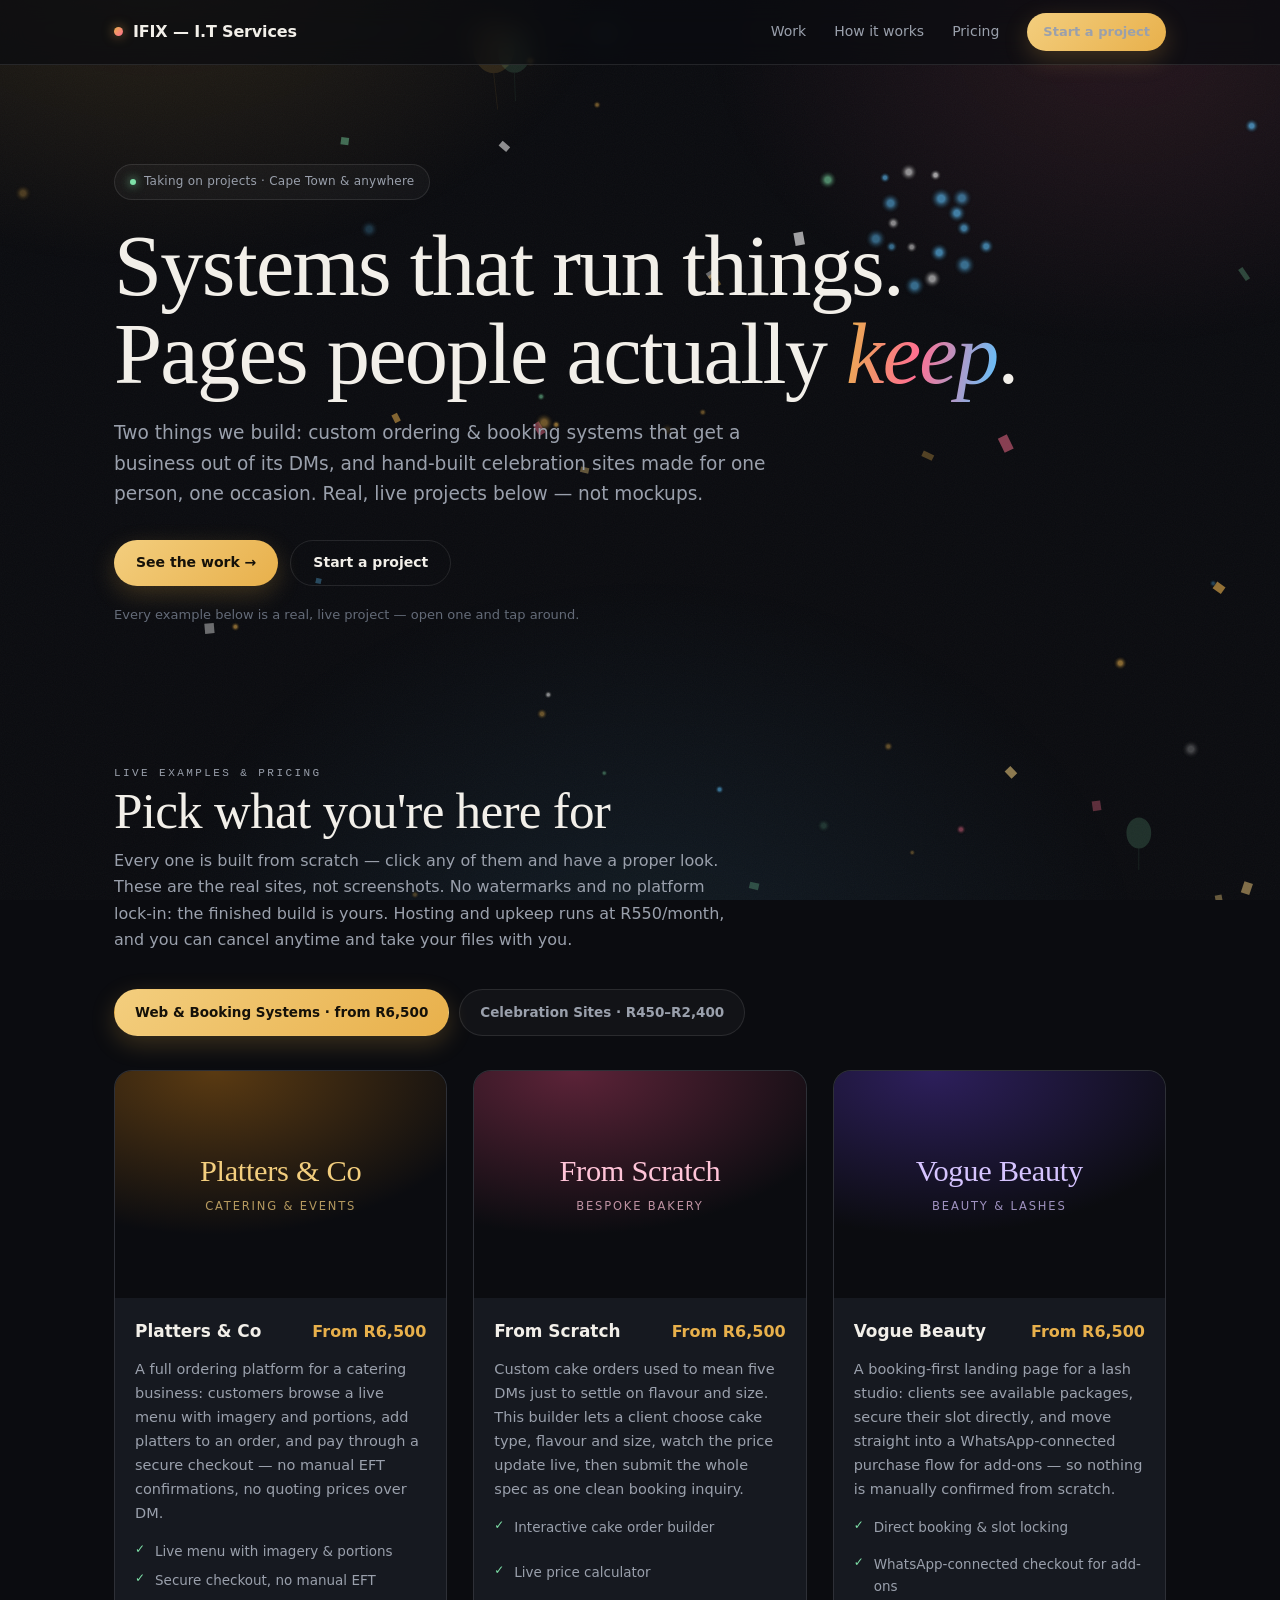
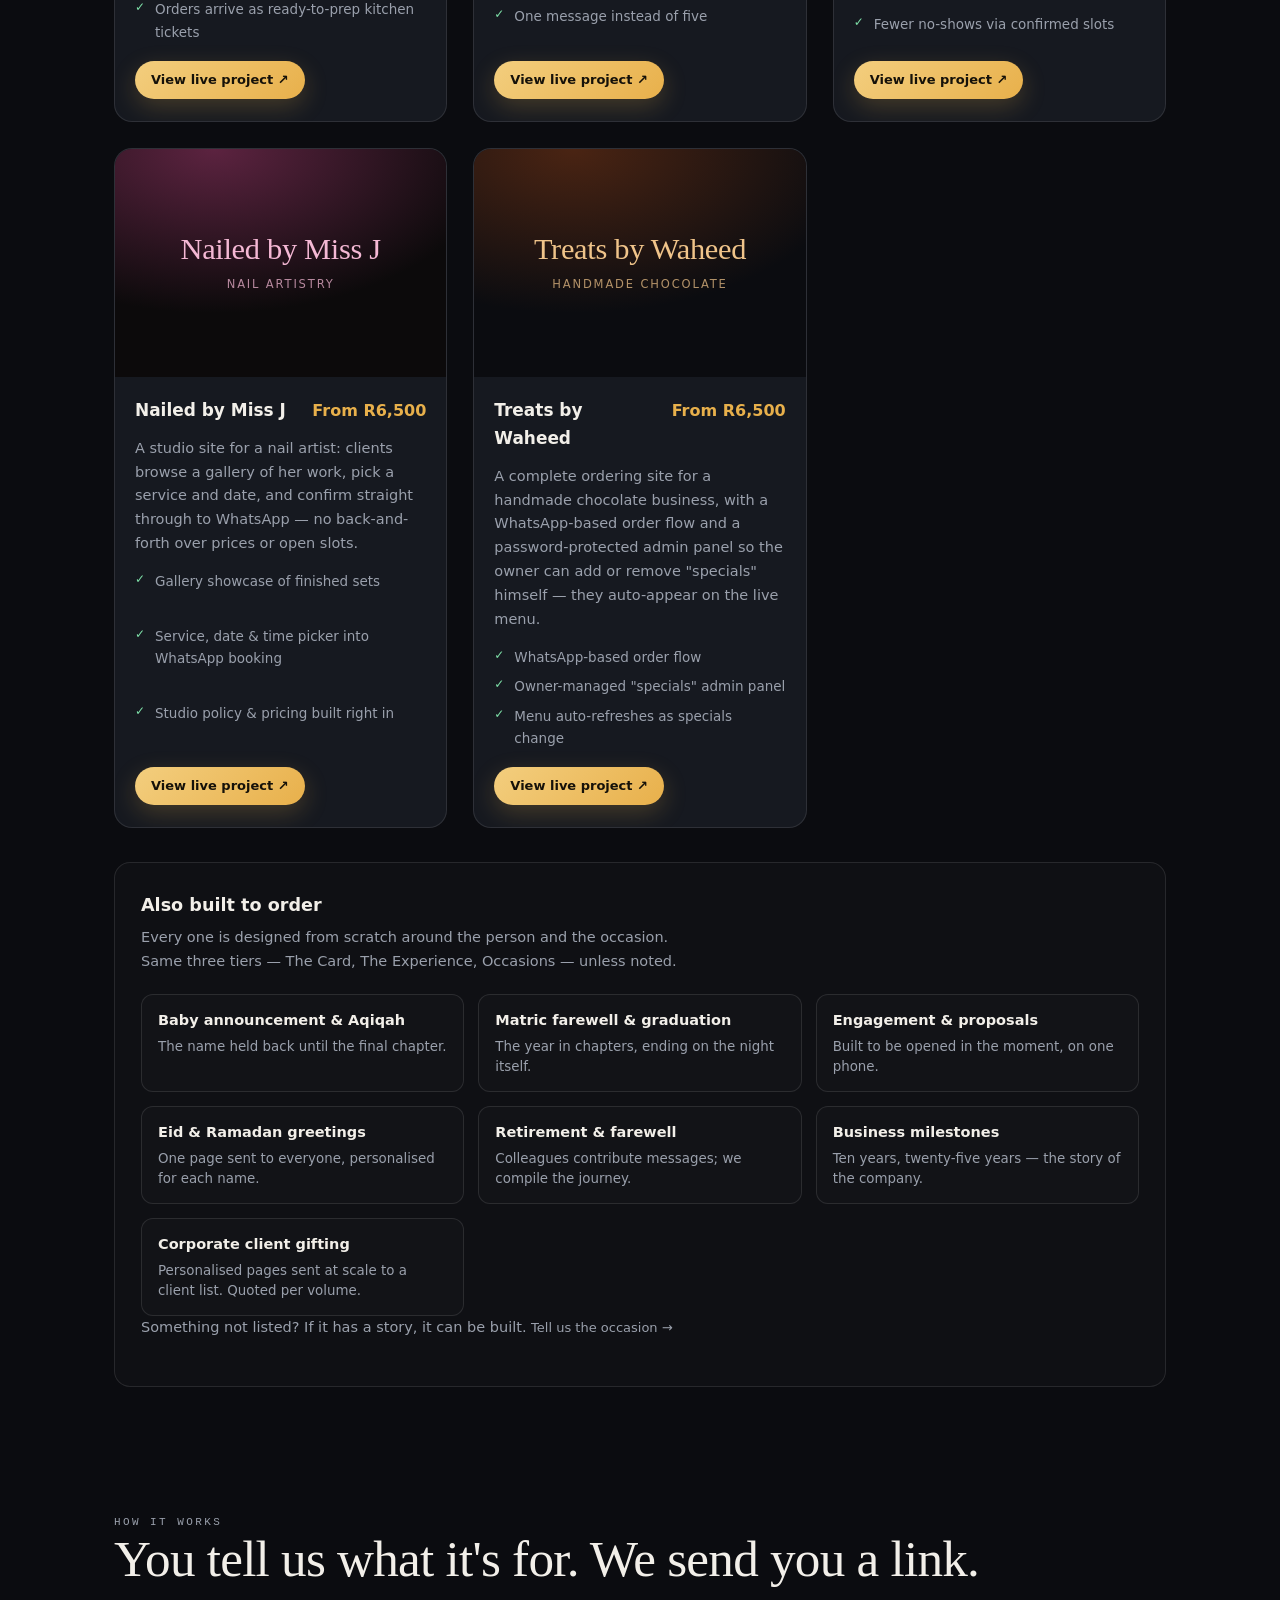
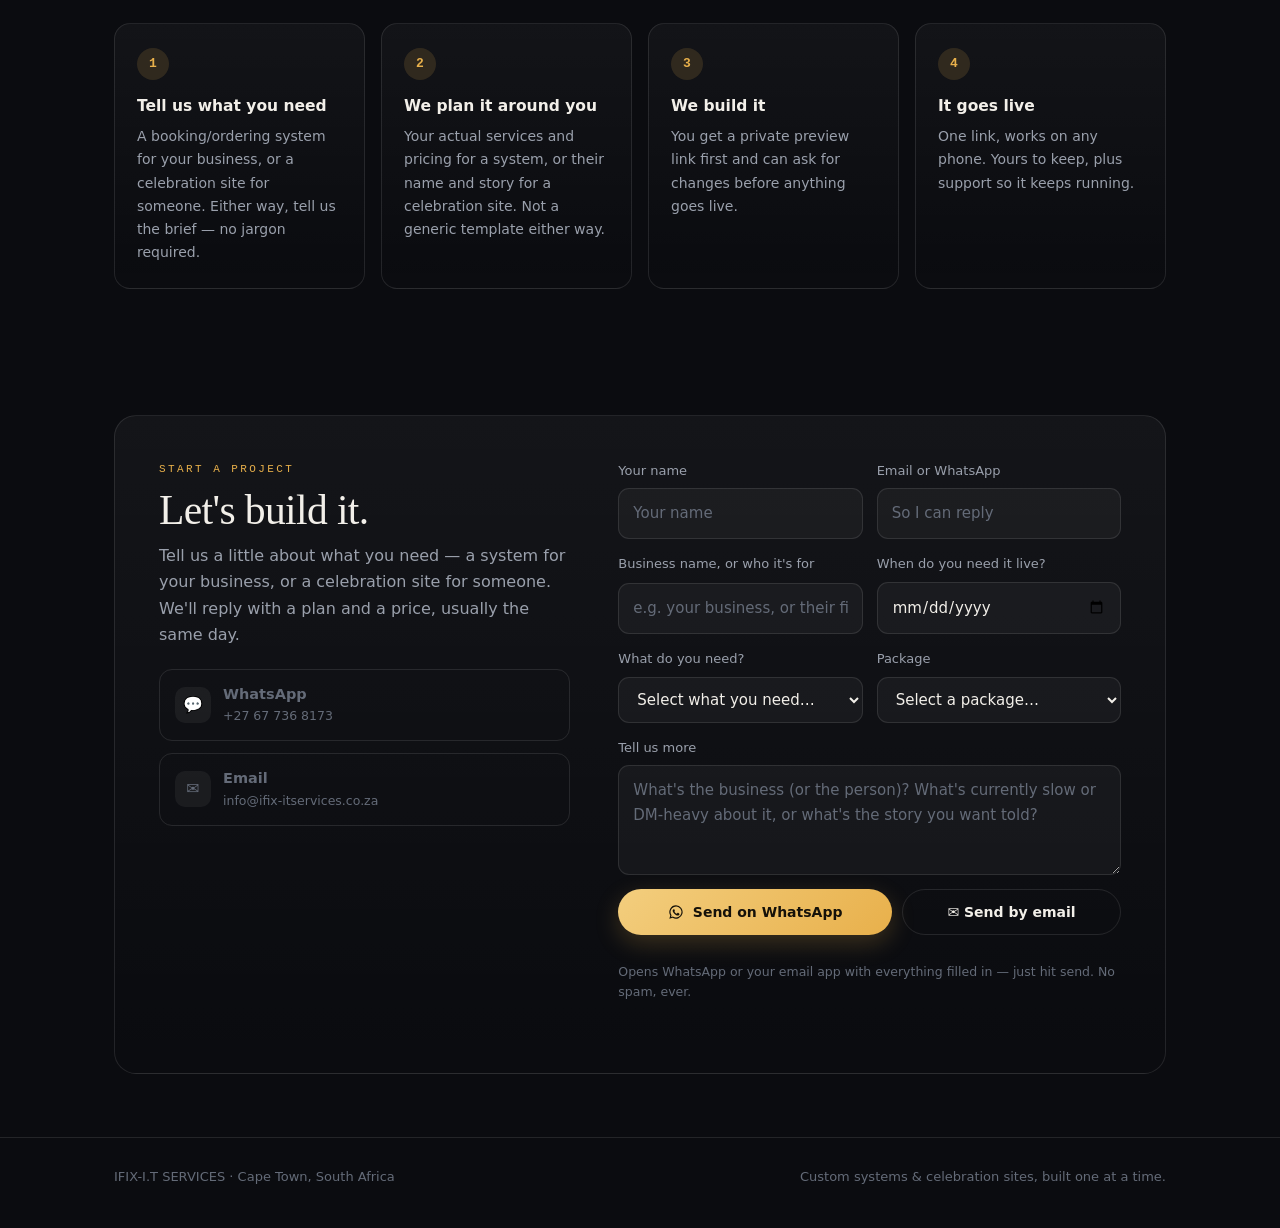
<file: portfolio/index.html.html>
<!DOCTYPE html>
<html lang="en">
<head>
<meta charset="utf-8" />
<meta name="viewport" content="width=device-width, initial-scale=1, viewport-fit=cover" />
<title>Portfolio — Booking &amp; Ordering Systems | IFIX &#8212; I.T Services</title>
<meta name="description" content="Custom ordering &amp; booking systems, and hand-built digital celebration sites. Real, live projects. Cape Town &amp; anywhere." />
<meta name="theme-color" content="#0b0c10" />

<link rel="canonical" href="https://ifix-itservices.co.za/portfolio/" />
<meta name="robots" content="index, follow, max-snippet:-1, max-image-preview:large, max-video-preview:-1" />
<meta property="og:url" content="https://ifix-itservices.co.za/portfolio/" />
<meta property="og:site_name" content="IFIX - I.T Services" />
<meta property="og:locale" content="en_ZA" />
<meta property="og:image" content="https://ifix-itservices.co.za/images/og-portfolio.jpg" />
<meta property="og:image:width" content="1200" />
<meta property="og:image:height" content="630" />
<meta name="twitter:card" content="summary_large_image" />
<meta name="twitter:title" content="Portfolio — Booking &amp; Ordering Systems | IFIX - I.T Services" />
<meta name="twitter:description" content="Custom ordering/booking systems and hand-built celebration sites — real, live projects, not mockups." />
<meta name="twitter:image" content="https://ifix-itservices.co.za/images/og-portfolio.jpg" />
<meta property="og:type" content="website" />
<meta property="og:title" content="Portfolio — Booking &amp; Ordering Systems | IFIX &#8212; I.T Services" />
<meta property="og:description" content="Custom ordering/booking systems and hand-built celebration sites — real, live projects, not mockups." />
<meta name="twitter:card" content="summary_large_image" />

<style>
/* ============================================================
   PORTFOLIO — IFIX - I.T Services (web/booking systems + celebration sites)
   ============================================================ */

:root{
  --bg:      #0b0c10;
  --bg-2:    #121419;
  --panel:   #161920;
  --line:    rgba(255,255,255,.10);
  --text:    #f2efe9;
  --muted:   #9aa0ac;
  --faint:   #646b78;

  --accent:  #e8b04b;      /* warm gold  */
  --accent-2:#ff6f91;      /* pink       */
  --accent-3:#5ec4ff;      /* blue       */
  --accent-4:#7ee0a8;      /* mint       */

  --serif: "Iowan Old Style","Palatino Linotype",Palatino,Georgia,"Times New Roman",serif;
  --sans:  ui-sans-serif, system-ui, -apple-system, "Segoe UI", Roboto, "Helvetica Neue", Arial, sans-serif;
  --mono:  ui-monospace, "SF Mono", Menlo, Consolas, monospace;

  --ease:  cubic-bezier(.16,1,.3,1);
  --pad:   clamp(20px,5vw,72px);
  --maxw:  1180px;
}

*,*::before,*::after{ box-sizing:border-box }
html{ background:var(--bg); scroll-behavior:smooth; -webkit-text-size-adjust:100% }
body{
  margin:0; background:var(--bg); color:var(--text);
  font-family:var(--sans); font-size:16px; line-height:1.65;
  overflow-x:hidden;
  -webkit-font-smoothing:antialiased; -moz-osx-font-smoothing:grayscale;
}
img,svg,iframe{ display:block; max-width:100% }
a{ color:inherit; text-decoration:none }
button,input,textarea,select{ font:inherit; color:inherit }
::selection{ background:var(--accent); color:#151109 }

/* ---------- ambient ---------- */
.glowfield{
  position:fixed; inset:0; z-index:0; pointer-events:none;
  background:
    radial-gradient(760px 520px at 12% -6%,  rgba(232,176,75,.14), transparent 62%),
    radial-gradient(700px 520px at 88% 4%,   rgba(255,111,145,.11), transparent 60%),
    radial-gradient(820px 640px at 50% 108%, rgba(94,196,255,.09),  transparent 62%);
}
.grain{
  position:fixed; inset:0; z-index:0; pointer-events:none; opacity:.035;
  background-image:url("data:image/svg+xml;utf8,<svg xmlns='http://www.w3.org/2000/svg' width='160' height='160'><filter id='n'><feTurbulence type='fractalNoise' baseFrequency='.9' numOctaves='3'/></filter><rect width='160' height='160' filter='url(%23n)'/></svg>");
}
/* Looping celebration canvas.
   `contain:layout paint` + its own compositor layer means it can never trigger
   layout or paint on the page itself — scrolling stays perfectly smooth. */
#bgfx{
  position:fixed; inset:0; z-index:0; pointer-events:none;
  contain:layout paint; will-change:transform; transform:translateZ(0);
}

/* ---------- layout ---------- */
.wrap{ width:100%; max-width:var(--maxw); margin:0 auto; padding-inline:var(--pad) }
section{ position:relative; z-index:1 }

/* ---------- nav ---------- */
.nav{
  position:sticky; top:0; z-index:50;
  backdrop-filter:blur(12px); -webkit-backdrop-filter:blur(12px);
  background:rgba(11,12,16,.72); border-bottom:1px solid var(--line);
}
.nav .wrap{
  display:flex; align-items:center; justify-content:space-between;
  gap:16px; height:64px;
}
.logo{ display:flex; align-items:center; gap:10px; font-weight:600; letter-spacing:-.01em }
.logo .dot{
  width:9px; height:9px; border-radius:50%;
  background:linear-gradient(135deg,var(--accent),var(--accent-2));
  box-shadow:0 0 12px rgba(232,176,75,.6);
}
.nav nav{ display:flex; align-items:center; gap:clamp(10px,2.4vw,28px); min-width:0 }
.nav nav a{ font-size:14px; color:var(--muted); transition:color .2s; white-space:nowrap }
.nav nav a:hover{ color:var(--text) }
@media (max-width:720px){ .nav nav a.hide-sm{ display:none } }
/* very small phones: drop the text links, keep the CTA */
@media (max-width:430px){
  .nav nav a:not(.btn){ display:none }
  .nav .wrap{ height:58px }
  .logo{ font-size:14.5px }
  .btn.sm{ padding:0 14px }
}
/* the fixed ambient layers must never create scroll width */
.glowfield,.grain{ width:100vw; max-width:100%; overflow:hidden }

/* ---------- buttons ---------- */
.btn{
  display:inline-flex; align-items:center; justify-content:center; gap:9px;
  height:46px; padding:0 22px; border:0; border-radius:999px;
  font-size:14px; font-weight:600; cursor:pointer; white-space:nowrap;
  color:#151109; background:linear-gradient(135deg,#f3ce7e,var(--accent));
  box-shadow:0 8px 24px rgba(232,176,75,.22);
  transition:transform .22s var(--ease), box-shadow .22s var(--ease), filter .2s;
}
.btn:hover{ transform:translateY(-2px); box-shadow:0 14px 32px rgba(232,176,75,.3) }
.btn:active{ transform:translateY(0) }
.btn.ghost{
  color:var(--text); background:transparent; border:1px solid var(--line);
  box-shadow:none;
}
.btn.ghost:hover{ background:rgba(255,255,255,.05); border-color:rgba(255,255,255,.24) }
.btn.sm{ height:38px; padding:0 16px; font-size:13px }
.btn[disabled]{ opacity:.5; pointer-events:none }

/* ---------- hero ---------- */
.hero{ padding:clamp(56px,11vh,120px) 0 clamp(40px,7vh,80px) }
.pill{
  display:inline-flex; align-items:center; gap:8px; margin-bottom:22px;
  padding:7px 15px; border-radius:999px; border:1px solid var(--line);
  background:rgba(255,255,255,.03);
  font-size:12px; letter-spacing:.02em; color:var(--muted);
}
.pill i{
  width:6px; height:6px; border-radius:50%; background:var(--accent-4);
  box-shadow:0 0 10px var(--accent-4); animation:blip 2.4s ease-in-out infinite;
}
@keyframes blip{ 0%,100%{opacity:.5} 50%{opacity:1} }

h1{
  margin:0 0 20px; font-family:var(--serif); font-weight:400;
  font-size:clamp(2.5rem,7.4vw,5.4rem); line-height:1.02; letter-spacing:-.02em;
}
h1 em{
  font-style:italic;
  background:linear-gradient(100deg,var(--accent) 0%,var(--accent-2) 48%,var(--accent-3) 100%);
  -webkit-background-clip:text; background-clip:text; color:transparent;
}
.sub{ max-width:56ch; margin:0 0 30px; color:var(--muted); font-size:clamp(1rem,2.1vw,1.16rem) }
.hero-cta{ display:flex; gap:12px; flex-wrap:wrap; align-items:center }
.hero-note{ margin-top:18px; font-size:13px; color:var(--faint) }

/* ---------- section heads ---------- */
.shead{ margin-bottom:clamp(26px,4vh,44px) }
.kicker{
  margin:0 0 10px; font-family:var(--mono); font-size:11px;
  letter-spacing:.22em; text-transform:uppercase; color:var(--accent);
}
h2{
  margin:0 0 10px; font-family:var(--serif); font-weight:400;
  font-size:clamp(1.9rem,4.6vw,3.2rem); line-height:1.08; letter-spacing:-.015em;
}
.shead p{ margin:0; max-width:60ch; color:var(--muted) }

/* ---------- work grid ---------- */
.work{ padding:clamp(40px,7vh,80px) 0 }
.grid{
  display:grid; gap:clamp(16px,2.4vw,26px);
  grid-template-columns:repeat(auto-fit,minmax(280px,1fr));
}
.card{
  position:relative; display:flex; flex-direction:column;
  border:1px solid var(--line); border-radius:18px; overflow:hidden;
  background:var(--panel);
  transition:transform .35s var(--ease), border-color .35s, box-shadow .35s;
}
.card:hover{
  transform:translateY(-5px); border-color:rgba(255,255,255,.2);
  box-shadow:0 22px 50px rgba(0,0,0,.45);
}
.thumb{
  position:relative; aspect-ratio:16/11; overflow:hidden;
  display:grid; place-items:center; text-align:center; padding:22px;
}
.thumb .tt{
  font-family:var(--serif); font-size:clamp(1.3rem,3vw,1.9rem);
  line-height:1.15; letter-spacing:-.01em;
}
.thumb .ts{ margin-top:8px; font-size:11.5px; letter-spacing:.16em; text-transform:uppercase; opacity:.72 }
/* per-theme thumbnails */
.t-midnight{ background:radial-gradient(120% 100% at 30% 0%,#3b2a63,#0a0a12 70%); color:#f6e7bd }
.t-golden{
  background:linear-gradient(180deg,#2a1a4d 0%,#6b3268 34%,#e0656f 62%,#ffa15c 82%,#ffd98a 100%);
  color:#fff6e6;
}

.cbody{ padding:20px 20px 22px; display:flex; flex-direction:column; gap:12px; flex:1 }
.cbody h3{ margin:0; font-size:1.06rem; font-weight:600 }
.cbody p{ margin:0; color:var(--muted); font-size:14.5px }

/* price header on each card */
.chead{ display:flex; align-items:baseline; justify-content:space-between; gap:12px }
.cprice{
  font-family:var(--serif); font-size:1.85rem; line-height:1; white-space:nowrap;
  background:linear-gradient(135deg,#f3ce7e,var(--accent));
  -webkit-background-clip:text; background-clip:text; color:transparent;
}

/* what you get */
.cinc{ margin:2px 0 0; padding:0; list-style:none; display:grid; gap:7px; flex:1 }
.cinc li{ position:relative; padding-left:20px; font-size:13.5px; color:var(--muted) }
.cinc li::before{
  content:"✓"; position:absolute; left:0; top:0; color:var(--accent-4); font-size:12px;
}

/* featured card */
.card.feature{ border-color:rgba(232,176,75,.40) }
.card.feature .cbody{
  background:linear-gradient(180deg,rgba(232,176,75,.07),transparent 60%);
}
.cbadge{
  position:absolute; top:12px; right:12px; z-index:2;
  padding:5px 12px; border-radius:999px; font-size:11px; font-weight:600;
  color:#151109; background:linear-gradient(135deg,#f3ce7e,var(--accent));
  box-shadow:0 4px 14px rgba(0,0,0,.3);
}
.tags{ display:flex; flex-wrap:wrap; gap:6px }
.tag{
  font-size:11px; padding:4px 10px; border-radius:999px;
  border:1px solid var(--line); color:var(--faint);
}
.cfoot{ display:flex; gap:14px; align-items:center; margin-top:6px; flex-wrap:wrap }
.tlink{
  font-size:13px; font-weight:500; color:var(--muted);
  transition:color .2s var(--ease);
}
.tlink:hover{ color:var(--accent) }

/* emerald thumbnail */
.occasions{ margin-top:34px; padding:28px 26px 26px; border:1px solid var(--line,#23262d);
  border-radius:16px; background:rgba(255,255,255,.02) }
.occasions h3{ margin:0 0 6px; font-size:1.1rem; font-weight:650 }
.occasions > p{ margin:0 0 20px; color:var(--muted); font-size:14.5px; max-width:62ch }
.occ-grid{ display:grid; grid-template-columns:repeat(3,1fr); gap:14px }
@media (max-width:900px){ .occ-grid{ grid-template-columns:1fr 1fr } }
@media (max-width:620px){ .occ-grid{ grid-template-columns:1fr } }
.occ{ padding:14px 16px; border:1px solid var(--line,#23262d); border-radius:12px;
  background:rgba(255,255,255,.015); transition:border-color .25s ease, transform .25s ease }
.occ:hover{ border-color:#c9a227; transform:translateY(-2px) }
.occ b{ display:block; font-size:14.5px; font-weight:600; margin-bottom:4px }
.occ span{ display:block; color:var(--muted); font-size:13.4px; line-height:1.5 }
.occ-note{ margin:20px 0 0; font-size:14px; color:var(--muted) }

.t-journey{
  background:linear-gradient(165deg,#0a1620 0%,#123044 40%,#2c6b7a 68%,#e8d9a8 100%);
  color:#eaf4f2;
}
.t-tribute{
  background:radial-gradient(120% 100% at 30% 0%,#2b2f45,#0a0b10 74%);
  color:#dfe4f0;
}

.t-nikah{
  background:linear-gradient(165deg,#0d1f1a 0%,#123a2e 38%,#1f5c46 62%,#c9a227 100%);
  color:#f7ecd2;
}

.t-emerald{
  background:radial-gradient(120% 100% at 30% 0%,#14584a,#05201c 72%);
  color:#f0d79a;
}

/* web/booking-system case thumbnails */
.t-platters{ background:radial-gradient(120% 100% at 30% 0%,#5a3a12,#0b0c10 72%); color:#f3ce7e }
.t-scratch{  background:radial-gradient(120% 100% at 30% 0%,#5c2338,#0b0c10 72%); color:#ffc4d8 }
.t-vogue{    background:radial-gradient(120% 100% at 30% 0%,#2d1f5c,#0b0c10 72%); color:#d6c4ff }
.t-nailedbymissj{ background:radial-gradient(120% 100% at 30% 0%,#5c2340,#0c0a0b 72%); color:#f4b8d4 }
.t-waheed{   background:radial-gradient(120% 100% at 30% 0%,#4a2413,#0b0c10 72%); color:#f0c48a }

/* price badge used on custom-quote cards (no fixed number) */
.cprice.quote{ font-family:var(--sans); font-size:1rem; font-weight:600; -webkit-text-fill-color:initial; background:none; color:var(--accent) }

/* ---------- work filter tabs ---------- */
.filters{ display:flex; gap:10px; flex-wrap:wrap; margin:26px 0 34px }
.ftab{
  padding:11px 20px; border-radius:999px; border:1px solid var(--line);
  background:rgba(255,255,255,.03); color:var(--muted);
  font-size:13.5px; font-weight:600; cursor:pointer;
  transition:all .25s var(--ease);
}
.ftab:hover{ border-color:rgba(255,255,255,.24); color:var(--text) }
.ftab.active{
  color:#151109; border-color:transparent;
  background:linear-gradient(135deg,#f3ce7e,var(--accent));
  box-shadow:0 8px 24px rgba(232,176,75,.22);
}
.workgroup{ display:none }
.workgroup.active{ display:block }

/* ---------- how ---------- */
.how{ padding:clamp(40px,7vh,80px) 0 }
.steps{ display:grid; gap:16px; grid-template-columns:repeat(auto-fit,minmax(230px,1fr)) }
.step{
  padding:24px 22px; border:1px solid var(--line); border-radius:16px;
  background:linear-gradient(180deg,rgba(255,255,255,.035),transparent);
}
.step b{
  display:grid; place-items:center; width:32px; height:32px; margin-bottom:14px;
  border-radius:50%; font-family:var(--mono); font-size:13px;
  background:rgba(232,176,75,.14); color:var(--accent);
}
.step h4{ margin:0 0 6px; font-size:15.5px }
.step p{ margin:0; color:var(--muted); font-size:14px }

/* ---------- pricing ---------- */
.pricing{ padding:clamp(40px,7vh,80px) 0 }
.tiers{ display:grid; gap:16px; grid-template-columns:repeat(auto-fit,minmax(250px,1fr)) }
.tier{
  position:relative; padding:26px 24px; border-radius:18px;
  border:1px solid var(--line); background:var(--panel);
  display:flex; flex-direction:column; gap:14px;
}
.tier.feature{
  border-color:rgba(232,176,75,.42);
  background:linear-gradient(180deg,rgba(232,176,75,.07),var(--panel) 60%);
}
.tier .badge{
  position:absolute; top:-11px; left:24px; padding:4px 12px; border-radius:999px;
  font-size:11px; font-weight:600; color:#151109;
  background:linear-gradient(135deg,#f3ce7e,var(--accent));
}
.tier h3{ margin:0; font-size:1.02rem; font-weight:600 }
.price{ font-family:var(--serif); font-size:2.5rem; line-height:1 }
.price small{ font-size:.95rem; color:var(--muted); font-family:var(--sans) }
.tier ul{ margin:0; padding:0; list-style:none; display:grid; gap:9px; flex:1 }
.tier li{ position:relative; padding-left:22px; font-size:14px; color:var(--muted) }
.tier li::before{
  content:"✓"; position:absolute; left:0; top:0; color:var(--accent-4); font-size:13px;
}
.note{ margin-top:16px; font-size:13px; color:var(--faint) }

/* ---------- contact ---------- */
.contact{ padding:clamp(40px,7vh,90px) 0 }
.cbox{
  display:grid; gap:clamp(24px,4vw,48px); align-items:start;
  grid-template-columns:1fr; padding:clamp(24px,4vw,44px);
  border:1px solid var(--line); border-radius:22px;
  background:linear-gradient(180deg,rgba(255,255,255,.04),transparent);
}
@media (min-width:880px){ .cbox{ grid-template-columns:.9fr 1.1fr } }

form{ display:grid; gap:14px }
.row2{ display:grid; gap:14px; grid-template-columns:1fr }
@media (min-width:560px){ .row2{ grid-template-columns:1fr 1fr } }
label{ display:grid; gap:7px; font-size:13px; color:var(--muted) }
input,select,textarea{
  width:100%; padding:12px 14px; border-radius:11px;
  background:rgba(255,255,255,.04); border:1px solid var(--line);
  color:var(--text); outline:none; font-size:15px;
  transition:border-color .2s, background .2s, box-shadow .2s;
}
textarea{ min-height:110px; resize:vertical }
input:focus,select:focus,textarea:focus{
  border-color:rgba(232,176,75,.6); background:rgba(255,255,255,.06);
  box-shadow:0 0 0 3px rgba(232,176,75,.14);
}
input::placeholder,textarea::placeholder{ color:var(--faint) }
select option{ background:#161920; color:var(--text) }
.hp{ position:absolute; left:-9999px; opacity:0; height:0; width:0 }
.formnote{ font-size:12.5px; color:var(--faint) }
.send-row{ display:grid; gap:10px; grid-template-columns:1fr }
@media (min-width:480px){ .send-row{ grid-template-columns:1.25fr 1fr } }
.send-row .btn{ width:100% }
.send-row .btn svg{ flex:0 0 auto }
.ok{
  padding:14px 16px; border-radius:12px; font-size:14.5px;
  border:1px solid rgba(126,224,168,.34); background:rgba(126,224,168,.10);
  color:#bff3d5;
}
.err{
  padding:12px 14px; border-radius:12px; font-size:14px;
  border:1px solid rgba(255,111,145,.34); background:rgba(255,111,145,.10);
  color:#ffc4d2;
}

.clinks{ display:grid; gap:12px; margin-top:20px }
.clink{
  display:flex; align-items:center; gap:12px; padding:13px 15px;
  border:1px solid var(--line); border-radius:13px;
  transition:border-color .25s, background .25s, transform .25s var(--ease);
}
.clink:hover{ border-color:rgba(255,255,255,.24); background:rgba(255,255,255,.04); transform:translateX(3px) }
.clink b{ display:block; font-size:14.5px; font-weight:600 }
.clink span{ display:block; font-size:12.5px; color:var(--faint) }
.clink .ic{
  display:grid; place-items:center; width:36px; height:36px; flex:0 0 36px;
  border-radius:10px; background:rgba(255,255,255,.05); font-size:16px;
}

/* ---------- footer ---------- */
footer{
  border-top:1px solid var(--line); padding:28px 0 40px;
  color:var(--faint); font-size:13px;
}
footer .wrap{ display:flex; gap:14px; justify-content:space-between; flex-wrap:wrap }

/* ---------- reveal on scroll ---------- */
[data-r]{ opacity:0; transform:translateY(22px) }
[data-r].in{
  opacity:1; transform:none;
  transition:opacity .8s var(--ease), transform .9s var(--ease);
}

@media (prefers-reduced-motion:reduce){
  *,*::before,*::after{
    animation-duration:.001ms !important; transition-duration:.001ms !important;
    scroll-behavior:auto !important;
  }
  [data-r]{ opacity:1 !important; transform:none !important }
}

/* ---------- mobile: two cards per row, trimmed ----------
   11 cards at 640px each = ~8 screens before the enquiry form.
   Two per row with the feature list collapsed cuts that roughly in half
   while keeping the image, name and price - the parts that sell. */
@media (max-width:620px){
  .grid{ grid-template-columns:1fr 1fr; gap:10px }
  .thumb{ aspect-ratio:4/3; padding:10px }
  .tt{ font-size:14px; line-height:1.15 }
  .ts{ font-size:8.5px; letter-spacing:.05em; line-height:1.3 }
  .cbody{ padding:12px 12px 14px; gap:8px }
  .cbody h3{ font-size:14px; line-height:1.25 }
  .cbody p{ display:none }          /* description hidden - detail is one tap away */
  .cinc{ display:none }             /* feature list hidden at this width */
  .chead{ flex-direction:column; align-items:flex-start; gap:2px }
  .cprice{ font-size:15px }
  .cfoot{ padding-top:2px }
  .cfoot .btn.sm{ width:100%; justify-content:center; padding:0 10px; font-size:12px }
  .cfoot .tlink{ font-size:12px }
}
/* very narrow phones: keep two up but tighten further */
@media (max-width:380px){
  .grid{ gap:8px }
  .cbody{ padding:10px 10px 12px }
  .tt{ font-size:13.5px }
  .cbody h3{ font-size:13px }
  .cprice{ font-size:14px }
}

</style>
<link rel="icon" href="data:image/svg+xml,<svg xmlns='http://www.w3.org/2000/svg' viewBox='0 0 100 100'><text y='.9em' font-size='90'>✦</text></svg>">
</head>
<body>

<div class="glowfield"></div>
<div class="grain"></div>

<!-- ================= NAV ================= -->
<header class="nav">
  <div class="wrap">
    <a class="logo" href="#top"><span class="dot"></span> IFIX &#8212; I.T&nbsp;Services</a>
    <nav>
      <a href="#work">Work</a>
      <a href="#how" class="hide-sm">How it works</a>
      <a href="#work" class="hide-sm">Pricing</a>
      <a class="btn sm" href="#contact">Start a project</a>
    </nav>
  </div>
</header>

<!-- ================= HERO ================= -->
<section class="hero" id="top">
  <div class="wrap">
    <span class="pill" data-r><i></i> Taking on projects · Cape Town &amp; anywhere</span>
    <h1 data-r>Systems that run things.<br>Pages people actually <em>keep</em>.</h1>
    <p class="sub" data-r>
      Two things we build: custom ordering &amp; booking systems that get a
      business out of its DMs, and hand-built celebration sites made for one
      person, one occasion. Real, live projects below — not mockups.
    </p>
    <div class="hero-cta" data-r>
      <a class="btn" href="#work">See the work →</a>
      <a class="btn ghost" href="#contact">Start a project</a>
    </div>
    <p class="hero-note" data-r>Every example below is a real, live project — open one and tap around.</p>
  </div>
</section>

<!-- ================= WORK ================= -->
<section class="work" id="work">
  <div class="wrap">
    <div class="shead" data-r>
      <p class="kicker">Live examples &amp; pricing</p>
      <h2>Pick what you're here for</h2>
      <p>Every one is built from scratch — click any of them and have a proper
         look. These are the real sites, not screenshots. No watermarks and no
         platform lock-in: the finished build is yours. Hosting and upkeep runs
         at R550/month, and you can cancel anytime and take your files with you.</p>
    </div>

    <div class="filters" role="tablist" aria-label="Portfolio category">
      <button class="ftab active" data-target="web" type="button">Web &amp; Booking Systems &#183; from R6,500</button>
      <button class="ftab" data-target="birthday" type="button">Celebration Sites &#183; R450&#8211;R2,400</button>
    </div>

    <div class="workgroup active" id="work-web">
    <div class="grid">

      <article class="card" data-r>
        <div class="thumb t-platters">
          <div>
            <div class="tt">Platters &amp; Co</div>
            <div class="ts">Catering &amp; Events</div>
          </div>
        </div>
        <div class="cbody">
          <div class="chead">
            <h3>Platters &amp; Co</h3>
            <span class="cprice quote">From R6,500</span>
          </div>
          <p>A full ordering platform for a catering business: customers browse
             a live menu with imagery and portions, add platters to an order,
             and pay through a secure checkout — no manual EFT confirmations,
             no quoting prices over DM.</p>
          <ul class="cinc">
            <li>Live menu with imagery &amp; portions</li>
            <li>Secure checkout, no manual EFT</li>
            <li>Orders arrive as ready-to-prep kitchen tickets</li>
          </ul>
          <div class="cfoot">
            <a class="btn sm" href="https://plattersandco.netlify.app/" target="_blank" rel="noopener">View live project ↗</a>
          </div>
        </div>
      </article>

      <article class="card" data-r>
        <div class="thumb t-scratch">
          <div>
            <div class="tt">From Scratch</div>
            <div class="ts">Bespoke Bakery</div>
          </div>
        </div>
        <div class="cbody">
          <div class="chead">
            <h3>From Scratch</h3>
            <span class="cprice quote">From R6,500</span>
          </div>
          <p>Custom cake orders used to mean five DMs just to settle on
             flavour and size. This builder lets a client choose cake type,
             flavour and size, watch the price update live, then submit the
             whole spec as one clean booking inquiry.</p>
          <ul class="cinc">
            <li>Interactive cake order builder</li>
            <li>Live price calculator</li>
            <li>One message instead of five</li>
          </ul>
          <div class="cfoot">
            <a class="btn sm" href="https://fromscratch-prototype.netlify.app/" target="_blank" rel="noopener">View live project ↗</a>
          </div>
        </div>
      </article>

      <article class="card" data-r>
        <div class="thumb t-vogue">
          <div>
            <div class="tt">Vogue Beauty</div>
            <div class="ts">Beauty &amp; Lashes</div>
          </div>
        </div>
        <div class="cbody">
          <div class="chead">
            <h3>Vogue Beauty</h3>
            <span class="cprice quote">From R6,500</span>
          </div>
          <p>A booking-first landing page for a lash studio: clients see
             available packages, secure their slot directly, and move
             straight into a WhatsApp-connected purchase flow for add-ons —
             so nothing is manually confirmed from scratch.</p>
          <ul class="cinc">
            <li>Direct booking &amp; slot locking</li>
            <li>WhatsApp-connected checkout for add-ons</li>
            <li>Fewer no-shows via confirmed slots</li>
          </ul>
          <div class="cfoot">
            <a class="btn sm" href="https://voguebeauty.netlify.app/" target="_blank" rel="noopener">View live project ↗</a>
          </div>
        </div>
      </article>

      <article class="card" data-r>
        <div class="thumb t-nailedbymissj">
          <div>
            <div class="tt">Nailed by Miss J</div>
            <div class="ts">Nail Artistry</div>
          </div>
        </div>
        <div class="cbody">
          <div class="chead">
            <h3>Nailed by Miss J</h3>
            <span class="cprice quote">From R6,500</span>
          </div>
          <p>A studio site for a nail artist: clients browse a gallery of
             her work, pick a service and date, and confirm straight through
             to WhatsApp — no back-and-forth over prices or open slots.</p>
          <ul class="cinc">
            <li>Gallery showcase of finished sets</li>
            <li>Service, date &amp; time picker into WhatsApp booking</li>
            <li>Studio policy &amp; pricing built right in</li>
          </ul>
          <div class="cfoot">
            <a class="btn sm" href="https://jesslyn-vert.vercel.app/" target="_blank" rel="noopener">View live project ↗</a>
          </div>
        </div>
      </article>

      <article class="card" data-r>
        <div class="thumb t-waheed">
          <div>
            <div class="tt">Treats by Waheed</div>
            <div class="ts">Handmade Chocolate</div>
          </div>
        </div>
        <div class="cbody">
          <div class="chead">
            <h3>Treats by Waheed</h3>
            <span class="cprice quote">From R6,500</span>
          </div>
          <p>A complete ordering site for a handmade chocolate business, with
             a WhatsApp-based order flow and a password-protected admin panel
             so the owner can add or remove "specials" himself — they
             auto-appear on the live menu.</p>
          <ul class="cinc">
            <li>WhatsApp-based order flow</li>
            <li>Owner-managed "specials" admin panel</li>
            <li>Menu auto-refreshes as specials change</li>
          </ul>
          <div class="cfoot">
            <a class="btn sm" href="work/treats-by-waheed/index.html" target="_blank" rel="noopener">View live project ↗</a>
          </div>
        </div>
      </article>

    </div>
    </div>

    <div class="workgroup" id="work-birthday">
    <div class="grid">

      <article class="card" data-r>
        <div class="thumb t-golden">
          <div>
            <div class="tt">Golden Hour</div>
            <div class="ts">Single page · Scroll</div>
          </div>
        </div>
        <div class="cbody">
          <div class="chead">
            <h3>The Card</h3>
            <span class="cprice">R450</span>
          </div>
          <p>One page, no clicking — just scroll. The sky travels from dawn to a
             starry night as the wish unfolds, and the candle goes out along the way.</p>
          <ul class="cinc">
            <li>A single scrolling page</li>
            <li>Their name &amp; your message</li>
            <li>Animation, confetti &amp; music</li>
            <li>Live link within 48 hours</li>
          </ul>
          <div class="cfoot">
            <a class="btn sm" href="work/goldenhour/index.html" target="_blank" rel="noopener">Open demo ↗</a>
            <a class="tlink" href="#contact">Order this →</a>
          </div>
        </div>
      </article>

      <article class="card feature" data-r>
        <span class="cbadge">Most popular</span>
        <div class="thumb t-midnight">
          <div>
            <div class="tt">A Year Around the Sun</div>
            <div class="ts">Midnight &amp; Gold</div>
          </div>
        </div>
        <div class="cbody">
          <div class="chead">
            <h3>The Experience</h3>
            <span class="cprice">R950</span>
          </div>
          <p>Five chapters you click through: a constellation you light star by
             star, and candles you blow out with your actual breath.</p>
          <ul class="cinc">
            <li>Five-page click-through journey</li>
            <li>Up to 5 of your photos</li>
            <li>Interactive cake, gift or letter</li>
            <li>Custom colours &amp; wording</li>
            <li>One round of changes</li>
          </ul>
          <div class="cfoot">
            <a class="btn sm" href="work/midnight/index.html" target="_blank" rel="noopener">Open demo ↗</a>
            <a class="tlink" href="#contact">Order this →</a>
          </div>
        </div>
      </article>

      <article class="card" data-r>
        <div class="thumb t-emerald">
          <div>
            <div class="tt">The Emerald Years</div>
            <div class="ts">Emerald &amp; Brass</div>
          </div>
        </div>
        <div class="cbody">
          <div class="chead">
            <h3>Occasions</h3>
            <span class="cprice">R1,800</span>
          </div>
          <p>For the big ones. A monogram crest, a timeline of the years, glasses
             that clink, and the evening's programme — built around your occasion.</p>
          <ul class="cinc">
            <li>Weddings &amp; anniversaries</li>
            <li>Memorial &amp; tribute pages</li>
            <li>Corporate &amp; client gifting</li>
            <li>Unlimited photos &amp; sections</li>
            <li>Custom domain setup</li>
            <li>Written together with you</li>
          </ul>
          <div class="cfoot">
            <a class="btn sm" href="work/emerald/index.html" target="_blank" rel="noopener">Open demo ↗</a>
            <a class="tlink" href="#contact">Enquire →</a>
          </div>
        </div>
      </article>

      <article class="card" data-r>
        <div class="thumb t-nikah">
          <div>
            <div class="tt">The Nikah Suite</div>
            <div class="ts">Concept &#183; Invitation &amp; keepsake</div>
          </div>
        </div>
        <div class="cbody">
          <div class="chead">
            <h3>Nikah &amp; Walima</h3>
            <span class="cprice">From R2,400</span>
          </div>
          <p>A private invitation that becomes a keepsake. Guests open a link,
             read the couple&#39;s story chapter by chapter, RSVP straight through
             WhatsApp &#8212; and after the day, the same page turns into the
             photo album everyone was sent.</p>
          <ul class="cinc">
            <li>Bespoke calligraphy title &amp; monogram</li>
            <li>Chapter journey: the story, the families, the day</li>
            <li>WhatsApp RSVP with live guest count</li>
            <li>Venue map, programme &amp; dress code</li>
            <li>Converts to a photo keepsake after the event</li>
            <li>Custom domain for the couple</li>
          </ul>
          <div class="cfoot">
            <a class="tlink" href="#contact">Enquire &#8594;</a>
          </div>
        </div>
      </article>

      <article class="card" data-r>
        <div class="thumb t-journey">
          <div>
            <div class="tt">The Journey</div>
            <div class="ts">Concept &#183; Send-off &amp; return</div>
          </div>
        </div>
        <div class="cbody">
          <div class="chead">
            <h3>Umrah &amp; Hajj</h3>
            <span class="cprice">From R1,200</span>
          </div>
          <p>Two pages, one link. Before they leave, family and friends add their
             duas and well-wishes to a page that fills up as the date approaches.
             When they return, the same link becomes the album of the journey.</p>
          <ul class="cinc">
            <li>Duas &amp; messages wall, added via WhatsApp</li>
            <li>Countdown to departure</li>
            <li>Return chapter for photos &amp; reflections</li>
            <li>Stays online as a permanent keepsake</li>
          </ul>
          <div class="cfoot">
            <a class="tlink" href="#contact">Enquire &#8594;</a>
          </div>
        </div>
      </article>

      <article class="card" data-r>
        <div class="thumb t-tribute">
          <div>
            <div class="tt">In Memory</div>
            <div class="ts">Concept &#183; Tribute page</div>
          </div>
        </div>
        <div class="cbody">
          <div class="chead">
            <h3>Memorial &amp; Tribute</h3>
            <span class="cprice">From R1,500</span>
          </div>
          <p>A quiet, permanent page for someone who has passed. No animation,
             no confetti &#8212; just their life told properly, and space for the
             people who loved them to add a memory whenever they want to.</p>
          <ul class="cinc">
            <li>A life in chapters, written with the family</li>
            <li>Photo gallery &amp; favourite passages</li>
            <li>Open memory wall for family and friends</li>
            <li>Private link or public, your choice</li>
            <li>Hosted permanently, never taken down</li>
          </ul>
          <div class="cfoot">
            <a class="tlink" href="#contact">Enquire &#8594;</a>
          </div>
        </div>
      </article>

    </div>
    </div>

    <div class="occasions" data-r>
      <h3>Also built to order</h3>
      <p>Every one is designed from scratch around the person and the occasion.
         Same three tiers &#8212; The Card, The Experience, Occasions &#8212; unless noted.</p>
      <div class="occ-grid">
        <div class="occ"><b>Baby announcement &amp; Aqiqah</b><span>The name held back until the final chapter.</span></div>
        <div class="occ"><b>Matric farewell &amp; graduation</b><span>The year in chapters, ending on the night itself.</span></div>
        <div class="occ"><b>Engagement &amp; proposals</b><span>Built to be opened in the moment, on one phone.</span></div>
        <div class="occ"><b>Eid &amp; Ramadan greetings</b><span>One page sent to everyone, personalised for each name.</span></div>
        <div class="occ"><b>Retirement &amp; farewell</b><span>Colleagues contribute messages; we compile the journey.</span></div>
        <div class="occ"><b>Business milestones</b><span>Ten years, twenty-five years &#8212; the story of the company.</span></div>
        <div class="occ"><b>Corporate client gifting</b><span>Personalised pages sent at scale to a client list. Quoted per volume.</span></div>
      </div>
      <p class="occ-note">Something not listed? If it has a story, it can be built.
         <a class="tlink" href="#contact">Tell us the occasion &#8594;</a></p>
    </div>

  </div>
</section>

<!-- ================= HOW ================= -->
<section class="how" id="how">
  <div class="wrap">
    <div class="shead" data-r>
      <p class="kicker">How it works</p>
      <h2>You tell us what it's for. We send you a link.</h2>
    </div>
    <div class="steps">
      <div class="step" data-r>
        <b>1</b>
        <h4>Tell us what you need</h4>
        <p>A booking/ordering system for your business, or a celebration site
           for someone. Either way, tell us the brief — no jargon required.</p>
      </div>
      <div class="step" data-r>
        <b>2</b>
        <h4>We plan it around you</h4>
        <p>Your actual services and pricing for a system, or their name and
           story for a celebration site. Not a generic template either way.</p>
      </div>
      <div class="step" data-r>
        <b>3</b>
        <h4>We build it</h4>
        <p>You get a private preview link first and can ask for changes before
           anything goes live.</p>
      </div>
      <div class="step" data-r>
        <b>4</b>
        <h4>It goes live</h4>
        <p>One link, works on any phone. Yours to keep, plus support so it
           keeps running.</p>
      </div>
    </div>
  </div>
</section>

<!-- ================= CONTACT ================= -->
<section class="contact" id="contact">
  <div class="wrap">
    <div class="cbox">

      <div data-r>
        <p class="kicker">Start a project</p>
        <h2 style="font-size:clamp(1.7rem,4vw,2.6rem)">Let&#39;s build it.</h2>
        <p style="color:var(--muted);margin:0">
          Tell us a little about what you need — a system for your business,
          or a celebration site for someone. We'll reply with a plan and a
          price, usually the same day.
        </p>

        <div class="clinks">
          <a class="clink" id="waLink" href="#" target="_blank" rel="noopener">
            <span class="ic">💬</span>
            <span><b>WhatsApp</b><span>Fastest reply</span></span>
          </a>
          <a class="clink" id="mailLink" href="#">
            <span class="ic">✉️</span>
            <span><b>Email</b><span>Send us the details</span></span>
          </a>
        </div>
      </div>

      <div data-r>
        <!-- Sends via WhatsApp or email — no server required, works anywhere -->
        <form id="enquiryForm" novalidate>
          <div class="row2">
            <label>Your name
              <input name="name" placeholder="Your name" autocomplete="name" />
            </label>
            <label>Email or WhatsApp
              <input name="contact" placeholder="So I can reply" />
            </label>
          </div>

          <div class="row2">
            <label>Business name, or who it's for
              <input name="recipient" placeholder="e.g. your business, or their first name" />
            </label>
            <label>When do you need it live?
              <input name="date" type="date" />
            </label>
          </div>

          <div class="row2">
            <label>What do you need?
              <select name="occasion">
                <option selected disabled value="">Select what you need&#8230;</option>
                <optgroup label="For a business">
                  <option>Website</option>
                  <option>Booking / appointment system</option>
                  <option>Ordering / e-commerce system</option>
                  <option>Custom web app</option>
                  <option>Corporate client gifting</option>
                  <option>Business milestone page</option>
                </optgroup>
                <optgroup label="Celebration site">
                  <option>Birthday</option>
                  <option>Nikah &amp; Walima</option>
                  <option>Wedding / anniversary</option>
                  <option>Engagement / proposal</option>
                  <option>Umrah &amp; Hajj</option>
                  <option>Baby announcement / Aqiqah</option>
                  <option>Matric farewell / graduation</option>
                  <option>Eid &amp; Ramadan greeting</option>
                  <option>Memorial &amp; tribute</option>
                  <option>Retirement &amp; farewell</option>
                  <option>Other occasion</option>
                </optgroup>
                <option>Not sure yet</option>
              </select>
            </label>
            <label>Package
              <select name="package">
                <option selected disabled value="">Select a package&#8230;</option>
                <option>Web / booking system &#8212; from R6,500</option>
                <option>The Card &#8212; R450</option>
                <option>The Experience &#8212; R950</option>
                <option>Occasions &#8212; R1,800</option>
                <option>Nikah &amp; Walima &#8212; from R2,400</option>
                <option>Umrah &amp; Hajj &#8212; from R1,200</option>
                <option>Memorial &amp; Tribute &#8212; from R1,500</option>
                <option>Not sure yet</option>
              </select>
            </label>
          </div>

          <label>Tell us more
            <textarea name="about" placeholder="What's the business (or the person)? What's currently slow or DM-heavy about it, or what's the story you want told?"></textarea>
          </label>

          <div class="send-row">
            <button class="btn" type="button" id="sendWa">
              <svg width="16" height="16" viewBox="0 0 24 24" fill="currentColor" aria-hidden="true">
                <path d="M12 2a10 10 0 0 0-8.6 15.1L2 22l5-1.3A10 10 0 1 0 12 2Zm0 18.2a8.2 8.2 0 0 1-4.2-1.2l-.3-.2-3 .8.8-2.9-.2-.3A8.2 8.2 0 1 1 12 20.2Zm4.5-6.1c-.2-.1-1.5-.7-1.7-.8s-.4-.1-.5.1-.6.8-.8 1-.3.2-.5.1a6.7 6.7 0 0 1-3.3-2.9c-.2-.4.2-.4.6-1.2a.4.4 0 0 0 0-.4l-.7-1.7c-.2-.4-.4-.4-.5-.4h-.5a.9.9 0 0 0-.7.3 2.8 2.8 0 0 0-.9 2.1 4.9 4.9 0 0 0 1 2.6 11.2 11.2 0 0 0 4.3 3.8c1.6.6 2.2.7 3 .6a2.5 2.5 0 0 0 1.7-1.2 2.1 2.1 0 0 0 .1-1.2c0-.1-.2-.2-.4-.3Z"/>
              </svg>
              Send on WhatsApp
            </button>
            <button class="btn ghost" type="button" id="sendMail">
              ✉️ Send by email
            </button>
          </div>
          <p class="formnote">
            Opens WhatsApp or your email app with everything filled in — just hit send.
            No spam, ever.
          </p>
          <div id="formMsg" aria-live="polite"></div>
        </form>
      </div>

    </div>
  </div>
</section>

<footer>
  <div class="wrap">
    <span>IFIX-I.T SERVICES · Cape Town, South Africa</span>
    <span>Custom systems &amp; celebration sites, built one at a time.</span>
  </div>
</footer>

<script>
/* ============================================================
   PORTFOLIO — behaviour
   ------------------------------------------------------------
   >>> EDIT YOUR CONTACT DETAILS HERE <<<
   ============================================================ */
var CONTACT = {
  whatsapp: "27677368173",              // 067 736 8173 in international format
  email:    "info@ifix-itservices.co.za",
  name:     "Tasleem"
};

(function () {
  "use strict";

  /* ---------- wire up contact links ---------- */
  var msg = encodeURIComponent(
    "Hi! I saw your portfolio and I'd like to start a project."
  );
  var wa = document.getElementById("waLink");
  if (wa) {
    wa.href = "https://wa.me/" + CONTACT.whatsapp + "?text=" + msg;
    var waSub = wa.querySelector("span span");
    if (waSub && CONTACT.whatsapp) {
      // pretty-print a SA number: 27677368173 -> +27 67 736 8173
      var d = CONTACT.whatsapp.replace(/\D/g, "");
      waSub.textContent = (d.length === 11)
        ? "+" + d.slice(0,2) + " " + d.slice(2,4) + " " + d.slice(4,7) + " " + d.slice(7)
        : "+" + d;
    }
  }
  var ml = document.getElementById("mailLink");
  if (ml) {
    ml.href = "mailto:" + CONTACT.email +
      "?subject=" + encodeURIComponent("New project enquiry") +
      "&body=" + msg;
    var mlSub = ml.querySelector("span span");
    if (mlSub) mlSub.textContent = CONTACT.email;
  }

  /* ---------- work filter tabs ---------- */
  var tabs = [].slice.call(document.querySelectorAll(".ftab"));
  tabs.forEach(function (tab) {
    tab.addEventListener("click", function () {
      tabs.forEach(function (t) { t.classList.remove("active"); });
      tab.classList.add("active");
      var target = tab.getAttribute("data-target");
      document.querySelectorAll(".workgroup").forEach(function (g) {
        var show = g.id === "work-" + target;
        g.classList.toggle("active", show);
        if (show) {
          // IntersectionObserver never fires on display:none elements,
          // so make sure cards in a newly-revealed group are visible.
          [].slice.call(g.querySelectorAll("[data-r]")).forEach(function (el) {
            el.classList.add("in");
          });
        }
      });
    });
  });

  /* ---------- reveal on scroll ---------- */
  var items = [].slice.call(document.querySelectorAll("[data-r]"));
  if ("IntersectionObserver" in window) {
    var io = new IntersectionObserver(function (es) {
      es.forEach(function (e) {
        if (!e.isIntersecting) return;
        var sibs = [].slice.call(e.target.parentNode.children)
                     .filter(function (n) { return n.hasAttribute("data-r"); });
        var i = Math.max(0, sibs.indexOf(e.target));
        setTimeout(function () { e.target.classList.add("in"); }, i * 80);
        io.unobserve(e.target);
      });
    }, { threshold: .12, rootMargin: "0px 0px -6% 0px" });
    items.forEach(function (el) { io.observe(el); });
  } else {
    items.forEach(function (el) { el.classList.add("in"); });
  }

  /* ---------- enquiry form ----------
     No server, no backend, nothing to break. The two buttons build a
     readable message from the fields and hand it to WhatsApp or the
     visitor's email app, pre-filled. Works locally, on Netlify, anywhere. */
  var form = document.getElementById("enquiryForm");
  var out  = document.getElementById("formMsg");
  var waBtn = document.getElementById("sendWa");
  var mailBtn = document.getElementById("sendMail");

  function field(n) {
    var el = form.querySelector('[name="' + n + '"]');
    return el && el.value ? el.value.trim() : "";
  }

  /* Build a tidy plain-text enquiry. Only includes what was filled in. */
  function buildMessage() {
    var lines = ["Hi! I'd like to start a project.", ""];
    var rows = [
      ["Name",     field("name")],
      ["Contact",  field("contact")],
      ["For",      field("recipient")],
      ["Needed by",field("date")],
      ["Occasion", field("occasion")],
      ["Package",  field("package")]
    ];
    rows.forEach(function (r) {
      if (r[1]) lines.push(r[0] + ": " + r[1]);
    });
    var about = field("about");
    if (about) { lines.push("", "About them:", about); }
    return lines.join("\n");
  }

  /* Only name + contact are genuinely required. */
  function valid() {
    var missing = [];
    if (!field("name"))    missing.push("your name");
    if (!field("contact")) missing.push("an email or WhatsApp number");
    if (missing.length) {
      out.innerHTML = '<div class="err">Please add ' + missing.join(" and ") + '.</div>';
      var first = !field("name")
        ? form.querySelector('[name="name"]')
        : form.querySelector('[name="contact"]');
      if (first) first.focus();
      return false;
    }
    return true;
  }

  function sent(where) {
    out.innerHTML =
      '<div class="ok">Opening ' + where + ' with your enquiry filled in — ' +
      'just press send. If nothing opened, use the ' + where +
      ' button just above.</div>';
    confetti();
  }

  if (waBtn) {
    waBtn.addEventListener("click", function () {
      if (!valid()) return;
      var url = "https://wa.me/" + CONTACT.whatsapp +
                "?text=" + encodeURIComponent(buildMessage());
      window.open(url, "_blank", "noopener");
      sent("WhatsApp");
    });
  }

  if (mailBtn) {
    mailBtn.addEventListener("click", function () {
      if (!valid()) return;
      var subject = "Project enquiry" +
                    (field("recipient") ? " — " + field("recipient") : "");
      var url = "mailto:" + CONTACT.email +
                "?subject=" + encodeURIComponent(subject) +
                "&body="    + encodeURIComponent(buildMessage());
      window.location.href = url;
      sent("your email app");
    });
  }

  /* Enter key inside the form shouldn't reload the page */
  if (form) {
    form.addEventListener("submit", function (e) { e.preventDefault(); });
    form.addEventListener("keydown", function (e) {
      if (e.key === "Enter" && e.target.tagName !== "TEXTAREA") {
        e.preventDefault();
        if (waBtn) waBtn.click();
      }
    });
  }

  /* ---------- tiny confetti on success ---------- */
  function confetti() {
    if (window.matchMedia("(prefers-reduced-motion: reduce)").matches) return;
    var c = document.createElement("canvas");
    c.style.cssText = "position:fixed;inset:0;z-index:99;pointer-events:none";
    document.body.appendChild(c);
    var x = c.getContext("2d");
    var DPR = Math.min(devicePixelRatio || 1, 1.5);
    c.width = innerWidth * DPR; c.height = innerHeight * DPR;
    c.style.width = innerWidth + "px"; c.style.height = innerHeight + "px";
    x.setTransform(DPR, 0, 0, DPR, 0, 0);
    var COL = ["#e8b04b", "#ff6f91", "#5ec4ff", "#7ee0a8", "#ffffff"];
    var P = [];
    for (var i = 0; i < 90; i++) {
      var a = Math.random() * 6.283, s = 2 + Math.random() * 8;
      P.push({
        x: innerWidth / 2, y: innerHeight * .55,
        vx: Math.cos(a) * s, vy: Math.sin(a) * s - 4,
        w: 4 + Math.random() * 7, h: 6 + Math.random() * 9,
        r: Math.random() * 6.28, vr: (Math.random() - .5) * .3,
        c: COL[(Math.random() * COL.length) | 0], life: 150, age: 0
      });
    }
    (function loop() {
      x.clearRect(0, 0, innerWidth, innerHeight);
      var alive = 0;
      P.forEach(function (p) {
        p.vy += .18; p.vx *= .99; p.x += p.vx; p.y += p.vy;
        p.r += p.vr; p.age++;
        var f = 1 - p.age / p.life;
        if (f <= 0 || p.y > innerHeight + 40) return;
        alive++;
        x.globalAlpha = f; x.fillStyle = p.c;
        x.save(); x.translate(p.x, p.y); x.rotate(p.r);
        x.fillRect(-p.w / 2, -p.h / 2, p.w, p.h);
        x.restore();
      });
      x.globalAlpha = 1;
      if (alive) requestAnimationFrame(loop);
      else c.remove();
    })();
  }

  /* ---------- smooth anchor scroll ---------- */
  document.addEventListener("click", function (e) {
    var a = e.target.closest && e.target.closest('a[href^="#"]');
    if (!a) return;
    var id = a.getAttribute("href");
    if (id === "#" || id.length < 2) return;
    var t = document.querySelector(id);
    if (!t) return;
    e.preventDefault();
    t.scrollIntoView({ behavior: "smooth", block: "start" });
    history.replaceState(null, "", id);
  });
})();

</script>
<script>
/* ============================================================
   AMBIENT CELEBRATION BACKGROUND
   ------------------------------------------------------------
   A slow, endlessly looping celebration behind the page:
   drifting light motes, falling confetti ribbons, rising balloon
   silhouettes and the occasional soft firework bloom.

   Built so it can never hurt scrolling:
     · fixed + pointer-events:none + contain:layout paint  (own layer,
       never triggers page layout or paint)
     · NO scroll listeners driving animation
     · work is throttled while the user is actively scrolling
     · pauses completely when the tab is hidden
     · particle budget scales to the device, then self-corrects
       downward if real frame times come back slow
     · delta-time motion, so it looks identical at 30 or 120fps
     · disabled entirely for prefers-reduced-motion
   ============================================================ */
(function () {
  "use strict";

  var W = window, D = document;
  if (W.matchMedia && W.matchMedia("(prefers-reduced-motion: reduce)").matches) return;

  /* ---------- device tier ---------- */
  var cores  = navigator.hardwareConcurrency || 4;
  var mem    = navigator.deviceMemory || 4;
  var touch  = matchMedia("(hover:none) and (pointer:coarse)").matches;
  var small  = Math.min(screen.width, screen.height) < 820;
  var tier   = (cores <= 4 || mem <= 4 || small) ? "low" : (cores <= 8 ? "mid" : "high");
  var scale  = tier === "low" ? .45 : tier === "mid" ? .72 : 1;

  /* ---------- canvas ---------- */
  var c = D.createElement("canvas");
  c.id = "bgfx";
  c.setAttribute("aria-hidden", "true");
  var host = D.querySelector(".glowfield");
  (host && host.parentNode ? host.parentNode : D.body).insertBefore(c, host ? host.nextSibling : null);

  var ctx = c.getContext("2d", { alpha: true, desynchronized: true });
  if (!ctx) { c.remove(); return; }

  var DPR = Math.min(W.devicePixelRatio || 1, touch ? 1.15 : 1.5);
  var w = 0, h = 0;

  function size() {
    w = W.innerWidth; h = W.innerHeight;
    c.width  = Math.round(w * DPR);
    c.height = Math.round(h * DPR);
    c.style.width  = w + "px";
    c.style.height = h + "px";
    ctx.setTransform(DPR, 0, 0, DPR, 0, 0);
  }

  /* ---------- palette ---------- */
  var GOLD = "#e8b04b", PINK = "#ff6f91", BLUE = "#5ec4ff", MINT = "#7ee0a8";
  var CONFETTI = [GOLD, PINK, BLUE, MINT, "#f3ce7e", "#ffffff"];

  /* ---------- pre-baked glow sprites (never use shadowBlur) ---------- */
  var sprites = {};
  function glow(col) {
    if (sprites[col]) return sprites[col];
    var s = 34, cv = D.createElement("canvas");
    cv.width = cv.height = s;
    var g = cv.getContext("2d");
    var rg = g.createRadialGradient(s/2, s/2, 0, s/2, s/2, s/2);
    rg.addColorStop(0,   col);
    rg.addColorStop(.28, col);
    rg.addColorStop(1,   "rgba(0,0,0,0)");
    g.fillStyle = rg;
    g.beginPath(); g.arc(s/2, s/2, s/2, 0, 6.283); g.fill();
    sprites[col] = cv;
    return cv;
  }

  function rand(a, b) { return a + Math.random() * (b - a); }
  function pick(a) { return a[(Math.random() * a.length) | 0]; }

  /* ---------- populations ---------- */
  var motes = [], ribbons = [], balloons = [], sparks = [];

  function build() {
    var area = w * h;
    var nMotes    = Math.round(Math.min(area / 20000, 70) * scale);
    var nRibbons  = Math.round(Math.min(area / 26000, 52) * scale);
    var nBalloons = Math.max(3, Math.round(Math.min(area / 150000, 9) * scale));

    motes = [];
    for (var i = 0; i < nMotes; i++) {
      motes.push({
        x: Math.random()*w, y: Math.random()*h,
        r: rand(.9, 3.0), a: rand(.22, .68),
        vx: rand(-6, 6), vy: rand(-16, -4),
        tw: rand(0, 6.28), ts: rand(.6, 1.8),
        c: Math.random() < .55 ? GOLD : pick([PINK, BLUE, MINT, "#ffffff"])
      });
    }

    ribbons = [];
    for (var j = 0; j < nRibbons; j++) ribbons.push(newRibbon(true));

    balloons = [];
    for (var k = 0; k < nBalloons; k++) balloons.push(newBalloon(true));
  }

  function newRibbon(seed) {
    return {
      x: Math.random()*w,
      y: seed ? Math.random()*h : -20,
      vy: rand(14, 34),
      vx: rand(-7, 7),
      wdt: rand(5, 10),
      hgt: rand(9, 17),
      rot: rand(0, 6.28),
      vr: rand(-1.1, 1.1),
      sway: rand(0, 6.28),
      ss: rand(.5, 1.3),
      a: rand(.26, .62),
      c: pick(CONFETTI)
    };
  }

  function newBalloon(seed) {
    var s = rand(.55, 1.15);
    return {
      x: Math.random()*w,
      y: seed ? Math.random()*h : h + 120*s,
      s: s,
      vy: rand(9, 20),
      sway: rand(0, 6.28),
      ss: rand(.25, .55),
      amp: rand(10, 26),
      a: rand(.10, .19),
      c: pick([PINK, GOLD, BLUE, MINT])
    };
  }

  /* ---------- the celebration beat: a soft firework bloom ---------- */
  var nextBloom = 1.2;                       // seconds until first bloom
  function bloom(x, y) {
    var col = pick([GOLD, PINK, BLUE, MINT]);
    var n = Math.round(rand(24, 40) * scale);
    if (sparks.length > 300 * scale) return;
    for (var i = 0; i < n; i++) {
      var a = (6.283 / n) * i + rand(-.08, .08);
      var sp = rand(55, 140);
      sparks.push({
        x: x, y: y,
        vx: Math.cos(a) * sp, vy: Math.sin(a) * sp,
        r: rand(1.6, 3.4),
        c: Math.random() < .3 ? "#ffffff" : col,
        life: rand(1.5, 2.6), age: 0
      });
    }
  }

  /* ---------- scroll throttling (passive, never blocks) ---------- */
  var scrolling = 0;
  if (touch) {
    W.addEventListener("scroll", function () {
      scrolling = 6;                          // skip ~6 frames of heavy work
    }, { passive: true });
  }

  /* ---------- quality watchdog ---------- */
  var slow = 0, checked = 0, downgraded = false;

  /* ---------- main loop ---------- */
  var raf = 0, last = 0, visible = true, acc = 0;

  function frame(t) {
    raf = requestAnimationFrame(frame);
    if (!visible) { last = t; return; }

    var dt = (t - last) / 1000;
    last = t;
    if (dt > .12) dt = .12;                   // tab regained focus / long frame
    if (dt <= 0) return;

    /* self-correcting quality: sample the first ~150 frames */
    if (!downgraded && checked < 150) {
      checked++;
      if (dt > .034) slow++;
      if (checked === 150 && slow > 40) {
        downgraded = true;
        scale *= .55;
        build();
      }
    }

    /* while the finger is dragging, let the compositor have the frame */
    if (scrolling > 0) { scrolling--; return; }

    ctx.clearRect(0, 0, w, h);

    /* --- balloons (furthest back) --- */
    for (var b = 0; b < balloons.length; b++) {
      var B = balloons[b];
      B.y -= B.vy * dt;
      B.sway += B.ss * dt;
      var bx = B.x + Math.sin(B.sway) * B.amp;
      if (B.y < -140 * B.s) { balloons[b] = newBalloon(false); continue; }
      ctx.globalAlpha = B.a;
      ctx.fillStyle = B.c;
      ctx.beginPath();
      ctx.ellipse(bx, B.y, 20 * B.s, 25 * B.s, 0, 0, 6.283);
      ctx.fill();
      ctx.globalAlpha = B.a * .55;
      ctx.beginPath();
      ctx.moveTo(bx, B.y + 25 * B.s);
      ctx.lineTo(bx + Math.sin(B.sway * 1.6) * 5, B.y + 60 * B.s);
      ctx.strokeStyle = B.c;
      ctx.lineWidth = 1;
      ctx.stroke();
    }

    /* --- confetti ribbons --- */
    for (var r = 0; r < ribbons.length; r++) {
      var R = ribbons[r];
      R.y += R.vy * dt;
      R.sway += R.ss * dt;
      R.x += (R.vx + Math.sin(R.sway) * 9) * dt;
      R.rot += R.vr * dt;
      if (R.y > h + 24) { ribbons[r] = newRibbon(false); continue; }
      if (R.x < -30) R.x = w + 20; else if (R.x > w + 30) R.x = -20;
      ctx.globalAlpha = R.a;
      ctx.fillStyle = R.c;
      ctx.save();
      ctx.translate(R.x, R.y);
      ctx.rotate(R.rot);
      var squash = .45 + Math.abs(Math.cos(R.rot)) * .55;
      ctx.fillRect(-R.wdt/2, -R.hgt/2, R.wdt, R.hgt * squash);
      ctx.restore();
    }

    /* --- light motes --- */
    for (var m = 0; m < motes.length; m++) {
      var M = motes[m];
      M.x += M.vx * dt;
      M.y += M.vy * dt;
      M.tw += M.ts * dt;
      if (M.y < -20) { M.y = h + 14; M.x = Math.random()*w; }
      if (M.x < -20) M.x = w + 14; else if (M.x > w + 20) M.x = -14;
      ctx.globalAlpha = M.a * (.45 + Math.abs(Math.sin(M.tw)) * .55);
      var d = M.r * 7;
      ctx.drawImage(glow(M.c), M.x - d/2, M.y - d/2, d, d);
    }

    /* --- firework blooms, on a slow loop --- */
    nextBloom -= dt;
    if (nextBloom <= 0) {
      nextBloom = rand(2.6, 5.2);
      bloom(rand(w * .12, w * .88), rand(h * .10, h * .62));
    }
    for (var s = sparks.length - 1; s >= 0; s--) {
      var S = sparks[s];
      S.age += dt;
      var f = 1 - S.age / S.life;
      if (f <= 0) { sparks.splice(s, 1); continue; }
      S.vx *= (1 - 1.1 * dt);
      S.vy = S.vy * (1 - 1.1 * dt) + 16 * dt;
      S.x += S.vx * dt;
      S.y += S.vy * dt;
      ctx.globalAlpha = f * .85;
      var sd = S.r * 7;
      ctx.drawImage(glow(S.c), S.x - sd/2, S.y - sd/2, sd, sd);
    }

    ctx.globalAlpha = 1;
  }

  /* ---------- lifecycle ---------- */
  var resizeTimer;
  W.addEventListener("resize", function () {
    clearTimeout(resizeTimer);
    resizeTimer = setTimeout(function () { size(); build(); }, 180);
  }, { passive: true });

  D.addEventListener("visibilitychange", function () {
    visible = !D.hidden;
    if (visible) { last = performance.now(); }
  });

  size();
  build();
  raf = requestAnimationFrame(function (t) { last = t; frame(t); });
})();

</script>

<script type="application/ld+json">
{
  "@context": "https://schema.org",
  "@type": "BreadcrumbList",
  "itemListElement": [
    { "@type": "ListItem", "position": 1, "name": "Home", "item": "https://ifix-itservices.co.za/" },
    { "@type": "ListItem", "position": 2, "name": "Portfolio", "item": "https://ifix-itservices.co.za/portfolio/" }
  ]
}
</script>
<script type="application/ld+json">
{
  "@context": "https://schema.org",
  "@type": "CollectionPage",
  "name": "IFIX Portfolio",
  "url": "https://ifix-itservices.co.za/portfolio/",
  "description": "Live ordering and booking systems, plus hand-built celebration sites.",
  "isPartOf": { "@id": "https://ifix-itservices.co.za/#business" }
}
</script>
</body>
</html>
</file>
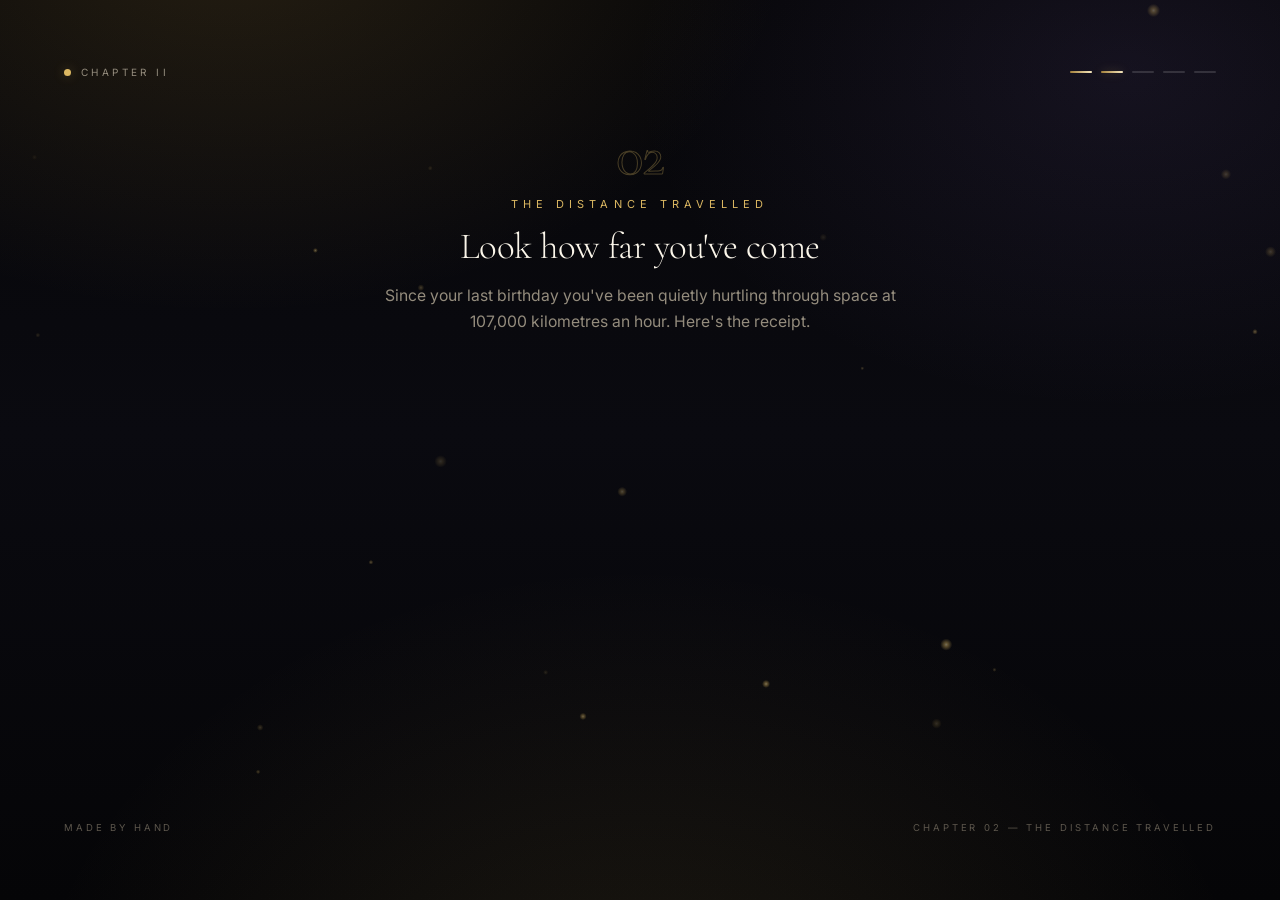
<file: portfolio/work/midnight/chapter-1.html>
<!DOCTYPE html>
<html lang="en">
<head>
<meta charset="utf-8" />
<meta name="viewport" content="width=device-width, initial-scale=1, viewport-fit=cover" />
<title>Chapter II · The Distance Travelled</title>
<meta name="theme-color" content="#060608" />
<meta name="view-transition" content="same-origin" />
<link rel="preconnect" href="https://fonts.googleapis.com">
<link rel="preconnect" href="https://fonts.gstatic.com" crossorigin>
<link href="https://fonts.googleapis.com/css2?family=Cormorant+Garamond:ital,wght@0,300;0,400;1,300&family=Inter:wght@400;500;600&display=swap" rel="stylesheet">
<link rel="stylesheet" href="assets/style.css" />
<link rel="prefetch" href="chapter-2.html" as="document">
<link rel="icon" href="data:image/svg+xml,<svg xmlns='http://www.w3.org/2000/svg' viewBox='0 0 100 100'><text y='.9em' font-size='90'>🕯️</text></svg>">
<style>
  .stats{
    display:grid; gap:clamp(8px,1.2vh,13px); width:100%;
    grid-template-columns:repeat(4,minmax(0,1fr));
    max-width:940px; margin:0 auto;
  }
  @media (max-width:760px){ .stats{ grid-template-columns:repeat(2,minmax(0,1fr)) } }
  .stat{ padding:clamp(13px,2vh,22px) 14px clamp(11px,1.7vh,18px);
         border-radius:16px; text-align:center; position:relative; overflow:hidden }
  .stat::before{
    content:""; position:absolute; inset:0;
    background:radial-gradient(420px 160px at 50% -30%, rgba(220,184,98,.14), transparent 70%);
    opacity:0; transition:opacity .6s var(--ease-out);
  }
  .stat:hover::before{ opacity:1 }
  .stat .n{
    display:block; font-family:var(--serif); font-weight:300;
    font-size:clamp(1.6rem,4.4vh,2.7rem); line-height:1;
    font-variant-numeric:tabular-nums;
    background:linear-gradient(180deg,#fffaf0,var(--gold-2) 70%,var(--gold-3));
    -webkit-background-clip:text; background-clip:text; color:transparent;
  }
  .stat .u{ display:block; margin-top:2px; font-family:var(--serif); font-size:.9rem; color:var(--gold-2); opacity:.8 }
  .stat .l{
    display:block; margin-top:8px; font-size:9.5px; letter-spacing:.28em;
    text-transform:uppercase; color:var(--faint);
  }
  .orbit-wrap{ position:relative; width:min(190px,42vw,24vh); aspect-ratio:1; margin:0 auto }
  .orbit-wrap svg{ width:100%; height:100%; overflow:visible }
  .orb-path{ fill:none; stroke:rgba(220,184,98,.20); stroke-width:1; stroke-dasharray:3 6 }
  .sun{ filter:drop-shadow(0 0 22px rgba(246,231,189,.75)) }
  .earth-g{ transform-origin:150px 150px; animation:orbit 14s linear infinite }
  @keyframes orbit{ to{ transform:rotate(360deg) } }
  .earth{ filter:drop-shadow(0 0 12px rgba(110,190,255,.8)) }
  @media (prefers-reduced-motion:reduce){ .earth-g{ animation:none } }
  @media (max-height:820px){ .chapter-no{ display:none } }
  @media (max-width:760px){
    .stats{ gap:8px }
    .stat{ padding:12px 10px 11px }
    .stat .l{ letter-spacing:.2em; font-size:8.5px }
  }
</style>
</head>
<body data-step="2" data-total="5" data-compact>

<div class="aura"></div>
<canvas id="dust"></canvas>

<div id="loader">
  <div class="loader-in">
    <div class="loader-mark"><span></span><span></span><span></span></div>
    <div class="loader-bar"><i></i></div>
    <div class="loader-txt">Measuring the distance</div>
  </div>
</div>

<div class="page">

  <header class="topbar">
    <div class="mark"><i></i><span>Chapter II</span></div>
    <div class="rail" aria-hidden="true"></div>
  </header>

  <main class="page-main">

    <p class="chapter-no" data-anim="fade" data-delay="120">02</p>
    <p class="eyebrow" data-anim="down" data-delay="240">The distance travelled</p>

    <h2 class="title" data-anim="fade" data-delay="360" data-words>Look how far you've come</h2>

    <p class="lede" data-anim="up" data-delay="700">
      Since your last birthday you've been quietly hurtling through space at
      107,000 kilometres an hour<span data-name-only>, <strong class="gold" data-name="friend"></strong></span>.
      Here's the receipt.
    </p>

    <div class="orbit-wrap" data-anim="scale" data-delay="820">
      <svg viewBox="0 0 300 300" aria-hidden="true">
        <circle class="orb-path" cx="150" cy="150" r="112"/>
        <circle class="sun" cx="150" cy="150" r="17" fill="url(#sunG)"/>
        <g class="earth-g"><circle class="earth" cx="262" cy="150" r="7.5" fill="#8ec9ff"/></g>
        <defs>
          <radialGradient id="sunG">
            <stop offset="0%"  stop-color="#fffaf0"/>
            <stop offset="55%" stop-color="#f6e7bd"/>
            <stop offset="100%" stop-color="#dcb862"/>
          </radialGradient>
        </defs>
      </svg>
    </div>

    <div class="stats">
      <div class="stat panel" data-anim="up" data-delay="960">
        <span class="n" data-count="940" data-dur="1700">0</span><span class="u">million km</span>
        <span class="l">Travelled this year</span>
      </div>
      <div class="stat panel" data-anim="up" data-delay="1060">
        <span class="n" data-count="365" data-dur="1500">0</span><span class="u">sunrises</span>
        <span class="l">Every one of them yours</span>
      </div>
      <div class="stat panel" data-anim="up" data-delay="1160">
        <span class="n" data-count="8760" data-dur="1900">0</span><span class="u">hours</span>
        <span class="l">Lived, spent, survived</span>
      </div>
      <div class="stat panel" data-anim="up" data-delay="1260">
        <span class="n" data-count="1" data-dur="900">0</span><span class="u">of you</span>
        <span class="l">Ever, in all of it</span>
      </div>
    </div>

    <div class="btn-row" data-anim="up" data-delay="1420" style="margin-top:10px">
      <a class="btn ghost" href="index.html" data-nav>Back</a>
      <a class="btn" href="chapter-2.html" data-nav data-primary>
        Continue
        <svg width="15" height="10" viewBox="0 0 15 10" fill="none" aria-hidden="true">
          <path d="M1 5h12M9.5 1.5 13 5l-3.5 3.5" stroke="currentColor" stroke-width="1.5"
                stroke-linecap="round" stroke-linejoin="round"/>
        </svg>
      </a>
    </div>

  </main>

  <footer class="footnote">
    <span>Made by hand</span>
    <span>Chapter 02 — The Distance Travelled</span>
  </footer>

</div>

<script src="assets/app.js"></script>
<script>
document.addEventListener("mg:ready", function(){
  // count-up numbers with easing
  MG.$$("[data-count]").forEach(function(el){
    var target = parseFloat(el.getAttribute("data-count"));
    var dur = parseInt(el.getAttribute("data-dur")||"1600",10);
    if (MG.reduced){ el.textContent = target.toLocaleString(); return; }
    var started = false;
    function run(){
      if (started) return; started = true;
      var t0 = performance.now(), fin = false;
      function draw(now){
        var p = Math.min(1, (now - t0) / dur);
        var e = 1 - Math.pow(1 - p, 4);        // easeOutQuart
        el.textContent = Math.round(target * e).toLocaleString();
        if (p >= 1) fin = true;
        return fin;
      }
      // rAF drives the smooth animation; a low-rate interval guarantees the
      // number always lands on its final value even if rAF is throttled
      // (background tab, reduced power mode, some embedded webviews).
      var iv = setInterval(function(){
        if (draw(performance.now())) clearInterval(iv);
      }, 100);
      (function step(now){
        if (fin) return;
        if (draw(now)) { clearInterval(iv); return; }
        requestAnimationFrame(step);
      })(t0);
    }
    // Run as soon as the card finishes its entrance. If it happens to sit
    // below the fold we still start on scroll — whichever comes first.
    var delay = parseInt(el.closest(".stat").getAttribute("data-delay")||"1000",10);
    setTimeout(run, delay + 260);
    if ("IntersectionObserver" in window){
      var io = new IntersectionObserver(function(es){
        es.forEach(function(e){ if(e.isIntersecting){ run(); io.disconnect(); } });
      },{threshold:.35});
      io.observe(el);
    }
  });
});
</script>
</body>
</html>
</file>
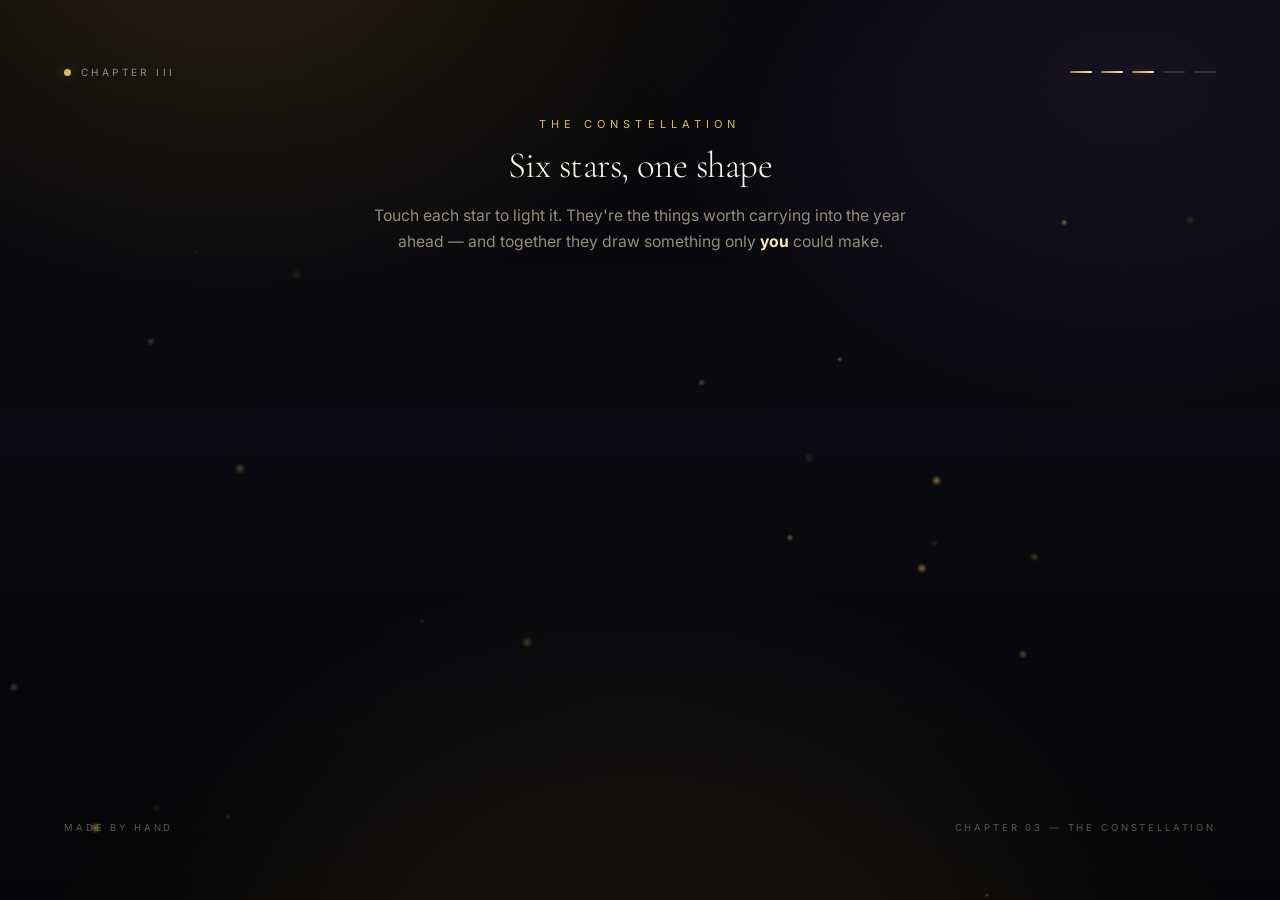
<file: portfolio/work/midnight/chapter-2.html>
<!DOCTYPE html>
<html lang="en">
<head>
<meta charset="utf-8" />
<meta name="viewport" content="width=device-width, initial-scale=1, viewport-fit=cover" />
<title>Chapter III · The Constellation</title>
<meta name="theme-color" content="#060608" />
<meta name="view-transition" content="same-origin" />
<link rel="preconnect" href="https://fonts.googleapis.com">
<link rel="preconnect" href="https://fonts.gstatic.com" crossorigin>
<link href="https://fonts.googleapis.com/css2?family=Cormorant+Garamond:ital,wght@0,300;0,400;1,300&family=Inter:wght@400;500;600&display=swap" rel="stylesheet">
<link rel="stylesheet" href="assets/style.css" />
<link rel="prefetch" href="chapter-3.html" as="document">
<link rel="icon" href="data:image/svg+xml,<svg xmlns='http://www.w3.org/2000/svg' viewBox='0 0 100 100'><text y='.9em' font-size='90'>🕯️</text></svg>">
<style>
  .sky{
    position:relative; width:min(660px,92vw); aspect-ratio:16/10;
    max-height:38vh;
    margin:0 auto; border-radius:22px; overflow:hidden;
    background:
      radial-gradient(600px 300px at 50% 110%, rgba(120,96,180,.12), transparent 70%),
      linear-gradient(180deg, rgba(255,255,255,.026), rgba(255,255,255,.008));
    border:1px solid var(--panel-brd);
    box-shadow:0 30px 80px rgba(0,0,0,.5), inset 0 1px 0 rgba(255,255,255,.05);
    touch-action:manipulation;
  }
  .sky svg{ position:absolute; inset:0; width:100%; height:100% }
  .link{ stroke:url(#lg); stroke-width:1.2; fill:none; stroke-dasharray:1; stroke-dashoffset:1;
         transition:stroke-dashoffset 1s var(--ease-out) }
  .link.on{ stroke-dashoffset:0 }
  .node{ cursor:pointer; outline:none }
  .node:focus-visible .dot{ fill:#fff6dd }
  .node .halo{ fill:rgba(220,184,98,.10); transform-box:fill-box; transform-origin:center;
               animation:pulse 3.4s var(--ease-io) infinite }
  @keyframes pulse{ 0%,100%{ transform:scale(1); opacity:.5 } 50%{ transform:scale(1.5); opacity:.12 } }
  .node .dot{ fill:#8e8574; transition:fill .55s var(--ease-out), r .55s var(--ease-out) }
  .node.lit .dot{ fill:#fff6dd; r:6.5 }
  .node.lit .halo{ fill:rgba(246,231,189,.20) }
  .node .lbl{
    fill:var(--faint); font-family:var(--sans); font-size:9.5px; letter-spacing:.22em;
    text-transform:uppercase; text-anchor:middle; transition:fill .55s var(--ease-out);
    pointer-events:none; user-select:none;
  }
  .node.lit .lbl{ fill:var(--gold-1) }
  .node:hover .dot{ fill:#e8cf94 }

  .sky-note{
    position:absolute; left:0; right:0; bottom:14px; text-align:center;
    font-size:10px; letter-spacing:.3em; text-transform:uppercase; color:var(--faint);
    transition:opacity .5s; pointer-events:none;
  }
  .said{
    min-height:clamp(46px,7vh,72px); display:flex; align-items:center; justify-content:center;
    max-width:30ch; margin:0 auto;
  }
  .said p{ margin:0; opacity:0; transform:translateY(10px);
           transition:opacity .6s var(--ease-out), transform .6s var(--ease-out) }
  .said p.show{ opacity:1; transform:none }
  @media (max-height:900px){ .chapter-no{ display:none } }
</style>
</head>
<body data-step="3" data-total="5" data-compact>

<div class="aura"></div>
<canvas id="dust"></canvas>

<div id="loader">
  <div class="loader-in">
    <div class="loader-mark"><span></span><span></span><span></span></div>
    <div class="loader-bar"><i></i></div>
    <div class="loader-txt">Hanging the stars</div>
  </div>
</div>

<div class="page">

  <header class="topbar">
    <div class="mark"><i></i><span>Chapter III</span></div>
    <div class="rail" aria-hidden="true"></div>
  </header>

  <main class="page-main">

    <p class="chapter-no" data-anim="fade" data-delay="120">03</p>
    <p class="eyebrow" data-anim="down" data-delay="240">The constellation</p>

    <h2 class="title" data-anim="fade" data-delay="360" data-words>Six stars, one shape</h2>

    <p class="lede" data-anim="up" data-delay="700">
      Touch each star to light it. They're the things worth carrying into the year ahead —
      and together they draw something only <strong class="gold" data-name="you">you</strong> could make.
    </p>

    <div class="sky panel" data-anim="scale" data-delay="860" id="sky">
      <svg viewBox="0 0 760 475" id="skySvg" aria-label="Interactive constellation">
        <defs>
          <linearGradient id="lg" x1="0" y1="0" x2="1" y2="1">
            <stop offset="0%"  stop-color="rgba(246,231,189,.75)"/>
            <stop offset="100%" stop-color="rgba(163,128,58,.35)"/>
          </linearGradient>
        </defs>
        <g id="links"></g>
        <g id="nodes"></g>
      </svg>
      <div class="sky-note" id="skyNote">Tap the stars</div>
    </div>

    <div class="said" data-anim="fade" data-delay="1000">
      <p class="serif-quote" id="said">Every one of them already belongs to you.</p>
    </div>

    <div class="btn-row" data-anim="up" data-delay="1120">
      <a class="btn ghost" href="chapter-1.html" data-nav>Back</a>
      <a class="btn" id="nextBtn" href="chapter-3.html" data-nav data-primary>
        Continue
        <svg width="15" height="10" viewBox="0 0 15 10" fill="none" aria-hidden="true">
          <path d="M1 5h12M9.5 1.5 13 5l-3.5 3.5" stroke="currentColor" stroke-width="1.5"
                stroke-linecap="round" stroke-linejoin="round"/>
        </svg>
      </a>
    </div>

  </main>

  <footer class="footnote">
    <span>Made by hand</span>
    <span>Chapter 03 — The Constellation</span>
  </footer>

</div>

<script src="assets/app.js"></script>
<script>
(function(){
  "use strict";
  var STARS = [
    { x:118, y:118, label:"Joy",     line:"Joy — the loud kind and the quiet kind both count." },
    { x:300, y:70,  label:"Health",  line:"Health — may your body keep saying yes to you." },
    { x:512, y:132, label:"Love",    line:"Love — given freely, and returned without asking." },
    { x:648, y:290, label:"Courage", line:"Courage — for the doors you haven't opened yet." },
    { x:412, y:352, label:"Rest",    line:"Rest — you are allowed to simply stop sometimes." },
    { x:176, y:318, label:"Wonder",  line:"Wonder — never lose the habit of being amazed." }
  ];
  var ORDER = [0,1,2,3,4,5,0];

  var svg = document.getElementById("skySvg");
  var gLinks = document.getElementById("links");
  var gNodes = document.getElementById("nodes");
  var said = document.getElementById("said");
  var note = document.getElementById("skyNote");
  var nextBtn = document.getElementById("nextBtn");
  var lit = 0, done = false;

  // draw links
  var lines = [];
  for (var i=0;i<ORDER.length-1;i++){
    var a = STARS[ORDER[i]], b = STARS[ORDER[i+1]];
    var ln = document.createElementNS("http://www.w3.org/2000/svg","line");
    ln.setAttribute("x1",a.x); ln.setAttribute("y1",a.y);
    ln.setAttribute("x2",b.x); ln.setAttribute("y2",b.y);
    ln.setAttribute("class","link");
    var len = Math.hypot(b.x-a.x, b.y-a.y);
    ln.style.strokeDasharray = len; ln.style.strokeDashoffset = len;
    gLinks.appendChild(ln); lines.push(ln);
    ln._len = len;
  }

  // draw nodes
  STARS.forEach(function(s, idx){
    var g = document.createElementNS("http://www.w3.org/2000/svg","g");
    g.setAttribute("class","node");
    g.setAttribute("tabindex","0");
    g.setAttribute("role","button");
    g.setAttribute("aria-label",s.label);

    var halo = document.createElementNS("http://www.w3.org/2000/svg","circle");
    halo.setAttribute("cx",s.x); halo.setAttribute("cy",s.y); halo.setAttribute("r",17);
    halo.setAttribute("class","halo");
    halo.style.animationDelay = (idx*.42)+"s";

    var hit = document.createElementNS("http://www.w3.org/2000/svg","circle");
    hit.setAttribute("cx",s.x); hit.setAttribute("cy",s.y); hit.setAttribute("r",26);
    hit.setAttribute("fill","transparent");

    var dot = document.createElementNS("http://www.w3.org/2000/svg","circle");
    dot.setAttribute("cx",s.x); dot.setAttribute("cy",s.y); dot.setAttribute("r",4.2);
    dot.setAttribute("class","dot");

    var lbl = document.createElementNS("http://www.w3.org/2000/svg","text");
    lbl.setAttribute("x",s.x); lbl.setAttribute("y",s.y+30);
    lbl.setAttribute("class","lbl"); lbl.textContent = s.label;

    g.appendChild(halo); g.appendChild(dot); g.appendChild(lbl); g.appendChild(hit);
    gNodes.appendChild(g);

    function light(){
      if (g.classList.contains("lit")) return;
      g.classList.add("lit");
      lit++;
      // reveal its line
      said.classList.remove("show");
      setTimeout(function(){ said.textContent = s.line; said.classList.add("show"); }, 180);
      // sparkle at the star's screen position
      var r = svg.getBoundingClientRect();
      var sx = r.left + (s.x/760)*r.width;
      var sy = r.top  + (s.y/475)*r.height;
      MG.FX.spark(sx, sy);
      try{ MG.Audio.chime(); }catch(e){}
      // connect lines progressively
      var frac = lit / STARS.length;
      var upto = Math.round(frac * lines.length);
      lines.forEach(function(ln,k){
        if (k < upto){ ln.classList.add("on"); ln.style.strokeDashoffset = 0; }
      });
      if (lit === STARS.length && !done){
        done = true;
        MG.State.set("constellation", true);
        note.style.opacity = "0";
        setTimeout(function(){
          lines.forEach(function(ln){ ln.classList.add("on"); ln.style.strokeDashoffset = 0; });
          said.classList.remove("show");
          setTimeout(function(){
            said.textContent = "Complete. That shape is the year ahead.";
            said.classList.add("show");
            var rr = svg.getBoundingClientRect();
            MG.FX.burst(90, rr.left+rr.width/2, rr.top+rr.height/2, 9);
          }, 200);
        }, 420);
      }
    }

    g.addEventListener("click", light);
    g.addEventListener("keydown", function(e){
      if (e.key==="Enter"||e.key===" "){ e.preventDefault(); light(); }
    });
  });

  document.addEventListener("mg:ready", function(){
    said.classList.add("show");
  });
})();
</script>
</body>
</html>
</file>
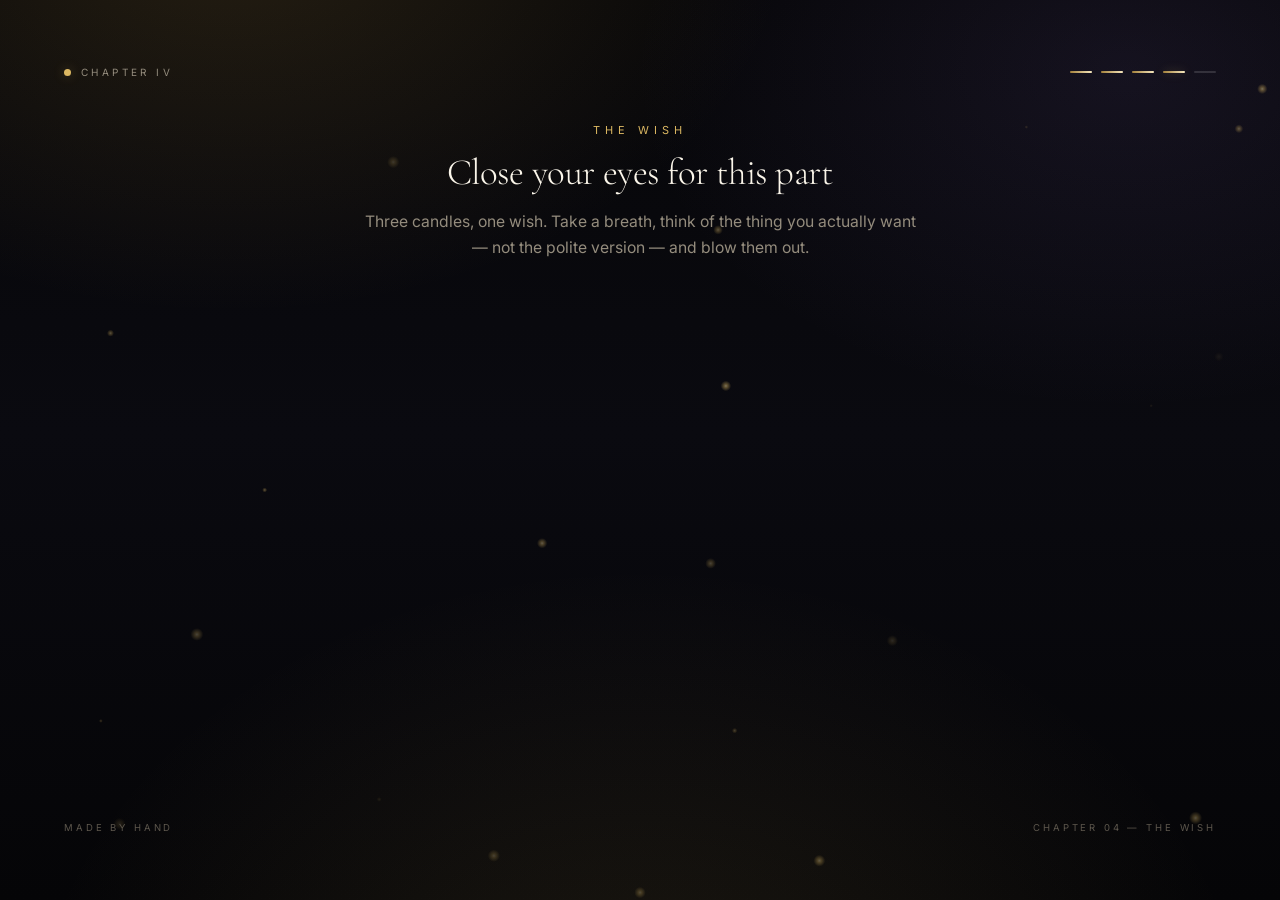
<file: portfolio/work/midnight/chapter-3.html>
<!DOCTYPE html>
<html lang="en">
<head>
<meta charset="utf-8" />
<meta name="viewport" content="width=device-width, initial-scale=1, viewport-fit=cover" />
<title>Chapter IV · The Wish</title>
<meta name="theme-color" content="#060608" />
<meta name="view-transition" content="same-origin" />
<link rel="preconnect" href="https://fonts.googleapis.com">
<link rel="preconnect" href="https://fonts.gstatic.com" crossorigin>
<link href="https://fonts.googleapis.com/css2?family=Cormorant+Garamond:ital,wght@0,300;0,400;1,300&family=Inter:wght@400;500;600&display=swap" rel="stylesheet">
<link rel="stylesheet" href="assets/style.css" />
<link rel="prefetch" href="reveal.html" as="document">
<link rel="icon" href="data:image/svg+xml,<svg xmlns='http://www.w3.org/2000/svg' viewBox='0 0 100 100'><text y='.9em' font-size='90'>🕯️</text></svg>">
<style>
  .cake-stage{
    position:relative; width:min(310px,72vw,35vh); margin:0 auto;
    padding:10px 0 0; cursor:pointer; user-select:none;
    transition:transform .6s var(--ease-out);
  }
  .cake-stage:hover{ transform:translateY(-5px) }
  .glow{
    position:absolute; left:50%; top:2px; width:300px; height:300px;
    transform:translateX(-50%);
    background:radial-gradient(circle, rgba(255,190,90,.22), transparent 62%);
    filter:blur(14px); pointer-events:none;
    transition:opacity 1.1s var(--ease-out); opacity:1;
  }
  .out .glow{ opacity:0 }

  .cake{ position:relative; width:100%; aspect-ratio:1/.86; margin:0 auto }
  .cake svg{ width:100%; height:100%; overflow:visible;
             filter:drop-shadow(0 26px 34px rgba(0,0,0,.55)) }

  .flame{ transform-origin:center bottom; animation:flick .26s var(--ease-io) infinite alternate }
  @keyframes flick{
    from{ transform:scale(1) rotate(-3.5deg); opacity:.92 }
    to  { transform:scale(1.12,1.2) rotate(3.5deg); opacity:1 }
  }
  .flame-g{ transition:opacity .5s var(--ease-out), transform .5s var(--ease-out) }
  .out .flame-g{ opacity:0; transform:translateY(6px) scale(.3) }
  .out .flame{ animation:none }

  .smoke{ opacity:0 }
  .out .smoke{ animation:puff 2.6s var(--ease-out) forwards }
  @keyframes puff{
    0%  { opacity:.55; transform:translateY(0) scale(.5) }
    100%{ opacity:0;   transform:translateY(-90px) scale(3.2) }
  }

  .wish-box{
    width:min(560px,92vw); margin:0 auto;
    padding:clamp(14px,2.2vh,22px) 24px; border-radius:18px;
    min-height:clamp(72px,11vh,104px); display:flex; align-items:center; justify-content:center;
  }
  .wish-box p{
    margin:0; font-family:var(--serif); font-style:italic; font-weight:300;
    font-size:clamp(1rem,2.5vh,1.5rem); line-height:1.5; color:#ece2ca;
    opacity:0; transform:translateY(12px);
    transition:opacity .7s var(--ease-out), transform .7s var(--ease-out);
  }
  .wish-box p.show{ opacity:1; transform:none }

  .cta-note{ font-size:10px; letter-spacing:.32em; text-transform:uppercase; color:var(--faint);
             transition:color .5s }
  .cta-note.lit{ color:var(--gold-2) }
  @media (max-height:900px){ .chapter-no{ display:none } }
</style>
</head>
<body data-step="4" data-total="5" data-compact>

<div class="aura"></div>
<canvas id="dust"></canvas>

<div id="loader">
  <div class="loader-in">
    <div class="loader-mark"><span></span><span></span><span></span></div>
    <div class="loader-bar"><i></i></div>
    <div class="loader-txt">Lighting the candles</div>
  </div>
</div>

<div class="page">

  <header class="topbar">
    <div class="mark"><i></i><span>Chapter IV</span></div>
    <div class="rail" aria-hidden="true"></div>
  </header>

  <main class="page-main">

    <p class="chapter-no" data-anim="fade" data-delay="120">04</p>
    <p class="eyebrow" data-anim="down" data-delay="240">The wish</p>

    <h2 class="title" data-anim="fade" data-delay="360" data-words>Close your eyes for this part</h2>

    <p class="lede" data-anim="up" data-delay="680">
      Three candles, one wish. Take a breath, think of the thing you actually want —
      not the polite version — and blow them out.
    </p>

    <div class="cake-stage" id="stage" role="button" tabindex="0"
         aria-label="Blow out the candles" data-anim="scale" data-delay="820">
      <div class="glow"></div>
      <div class="cake">
        <svg viewBox="0 0 400 344" aria-hidden="true">
          <defs>
            <linearGradient id="t1" x1="0" y1="0" x2="0" y2="1">
              <stop offset="0%" stop-color="#3a2f4d"/><stop offset="100%" stop-color="#241c33"/>
            </linearGradient>
            <linearGradient id="t2" x1="0" y1="0" x2="0" y2="1">
              <stop offset="0%" stop-color="#463859"/><stop offset="100%" stop-color="#2c2340"/>
            </linearGradient>
            <linearGradient id="t3" x1="0" y1="0" x2="0" y2="1">
              <stop offset="0%" stop-color="#52436a"/><stop offset="100%" stop-color="#342a4c"/>
            </linearGradient>
            <linearGradient id="gold" x1="0" y1="0" x2="1" y2="1">
              <stop offset="0%" stop-color="#f6e7bd"/><stop offset="50%" stop-color="#dcb862"/>
              <stop offset="100%" stop-color="#a3803a"/>
            </linearGradient>
            <radialGradient id="fl">
              <stop offset="0%"   stop-color="#fffdf2"/>
              <stop offset="30%"  stop-color="#ffe9a8"/>
              <stop offset="62%"  stop-color="#ffb340"/>
              <stop offset="100%" stop-color="rgba(255,120,20,.05)"/>
            </radialGradient>
          </defs>

          <!-- plate -->
          <ellipse cx="200" cy="322" rx="164" ry="15" fill="#15121d"/>
          <ellipse cx="200" cy="318" rx="164" ry="15" fill="url(#gold)" opacity=".55"/>

          <!-- tier 1 -->
          <rect x="58"  y="238" width="284" height="78" rx="12" fill="url(#t1)"/>
          <path d="M58 250 q20 16 40 0 t40 0 t40 0 t40 0 t40 0 t40 0 t40 0 v-14 H58 Z" fill="url(#gold)" opacity=".85"/>
          <!-- tier 2 -->
          <rect x="88"  y="176" width="224" height="66" rx="11" fill="url(#t2)"/>
          <path d="M88 188 q19 15 38 0 t38 0 t38 0 t38 0 t38 0 t38 0 v-13 H88 Z" fill="url(#gold)" opacity=".8"/>
          <!-- tier 3 -->
          <rect x="122" y="122" width="156" height="58" rx="10" fill="url(#t3)"/>
          <path d="M122 133 q19.5 14 39 0 t39 0 t39 0 t39 0 v-12 H122 Z" fill="url(#gold)" opacity=".75"/>

          <!-- candles -->
          <g id="candles">
            <g>
              <rect x="152" y="76" width="9" height="48" rx="4" fill="url(#gold)"/>
              <rect x="155.5" y="70" width="2" height="8" fill="#2a2118"/>
              <g class="flame-g">
                <ellipse class="flame" cx="156.5" cy="58" rx="10" ry="17" fill="url(#fl)"/>
              </g>
              <circle class="smoke" cx="156.5" cy="62" r="5" fill="rgba(220,220,235,.5)"/>
            </g>
            <g>
              <rect x="195" y="64" width="9" height="60" rx="4" fill="url(#gold)"/>
              <rect x="198.5" y="58" width="2" height="8" fill="#2a2118"/>
              <g class="flame-g">
                <ellipse class="flame" cx="199.5" cy="45" rx="11" ry="19" fill="url(#fl)"
                         style="animation-delay:.09s"/>
              </g>
              <circle class="smoke" cx="199.5" cy="50" r="5" fill="rgba(220,220,235,.5)"
                      style="animation-delay:.12s"/>
            </g>
            <g>
              <rect x="238" y="76" width="9" height="48" rx="4" fill="url(#gold)"/>
              <rect x="241.5" y="70" width="2" height="8" fill="#2a2118"/>
              <g class="flame-g">
                <ellipse class="flame" cx="242.5" cy="58" rx="10" ry="17" fill="url(#fl)"
                         style="animation-delay:.18s"/>
              </g>
              <circle class="smoke" cx="242.5" cy="62" r="5" fill="rgba(220,220,235,.5)"
                      style="animation-delay:.24s"/>
            </g>
          </g>
        </svg>
      </div>
    </div>

    <p class="cta-note" id="note" data-anim="fade" data-delay="1000">
      Tap the cake — or blow into your mic
    </p>

    <div class="wish-box panel" data-anim="up" data-delay="1120">
      <p id="wish">Your wish is safe here. Nobody's reading over your shoulder.</p>
    </div>

    <div class="btn-row" data-anim="up" data-delay="1240">
      <a class="btn ghost" href="chapter-2.html" data-nav>Back</a>
      <a class="btn" id="nextBtn" href="reveal.html" data-nav data-primary>
        The reveal
        <svg width="15" height="10" viewBox="0 0 15 10" fill="none" aria-hidden="true">
          <path d="M1 5h12M9.5 1.5 13 5l-3.5 3.5" stroke="currentColor" stroke-width="1.5"
                stroke-linecap="round" stroke-linejoin="round"/>
        </svg>
      </a>
    </div>

  </main>

  <footer class="footnote">
    <span>Made by hand</span>
    <span>Chapter 04 — The Wish</span>
  </footer>

</div>

<script src="assets/app.js"></script>
<script>
(function(){
  "use strict";
  var stage = document.getElementById("stage");
  var wish  = document.getElementById("wish");
  var note  = document.getElementById("note");
  var blown = false, stream = null;

  function say(txt){
    wish.classList.remove("show");
    setTimeout(function(){ wish.textContent = txt; wish.classList.add("show"); }, 200);
  }

  function blow(){
    if (blown) return;
    blown = true;
    MG.State.set("wished", true);
    stage.classList.add("out");
    note.textContent = "Wish received";
    note.classList.add("lit");

    var r = stage.getBoundingClientRect();
    MG.FX.burst(150, r.left + r.width/2, r.top + r.height*0.24, 11);
    setTimeout(function(){ MG.FX.burst(90); }, 300);
    try{ MG.Audio.chime(); }catch(e){}

    say("Done. It's out of your hands now — which is exactly where wishes work best.");

    setTimeout(function(){
      var b = document.getElementById("nextBtn");
      b.style.transition = "box-shadow .8s var(--ease-out)";
      b.style.boxShadow = "0 0 0 3px rgba(220,184,98,.28), 0 20px 46px rgba(190,150,70,.4)";
    }, 900);

    if (stream){ stream.getTracks().forEach(function(t){ t.stop(); }); stream = null; }
  }

  stage.addEventListener("click", blow);
  stage.addEventListener("keydown", function(e){
    if (e.key==="Enter"||e.key===" "){ e.preventDefault(); blow(); }
  });

  // optional: real breath detection
  function mic(){
    if (!navigator.mediaDevices || !navigator.mediaDevices.getUserMedia) return;
    navigator.mediaDevices.getUserMedia({audio:true}).then(function(s){
      stream = s;
      var ac = new (window.AudioContext||window.webkitAudioContext)();
      var an = ac.createAnalyser(); an.fftSize = 512;
      ac.createMediaStreamSource(s).connect(an);
      var data = new Uint8Array(an.frequencyBinCount);
      note.textContent = "Blow into your mic — or just tap";
      (function check(){
        if (blown) return;
        an.getByteFrequencyData(data);
        var sum = 0; for (var i=0;i<data.length;i++) sum += data[i];
        if (sum/data.length > 62){ blow(); return; }
        requestAnimationFrame(check);
      })();
    }).catch(function(){});
  }

  document.addEventListener("mg:ready", function(){
    setTimeout(function(){ wish.classList.add("show"); }, 300);
    setTimeout(mic, 1400);
  });
})();
</script>
</body>
</html>
</file>
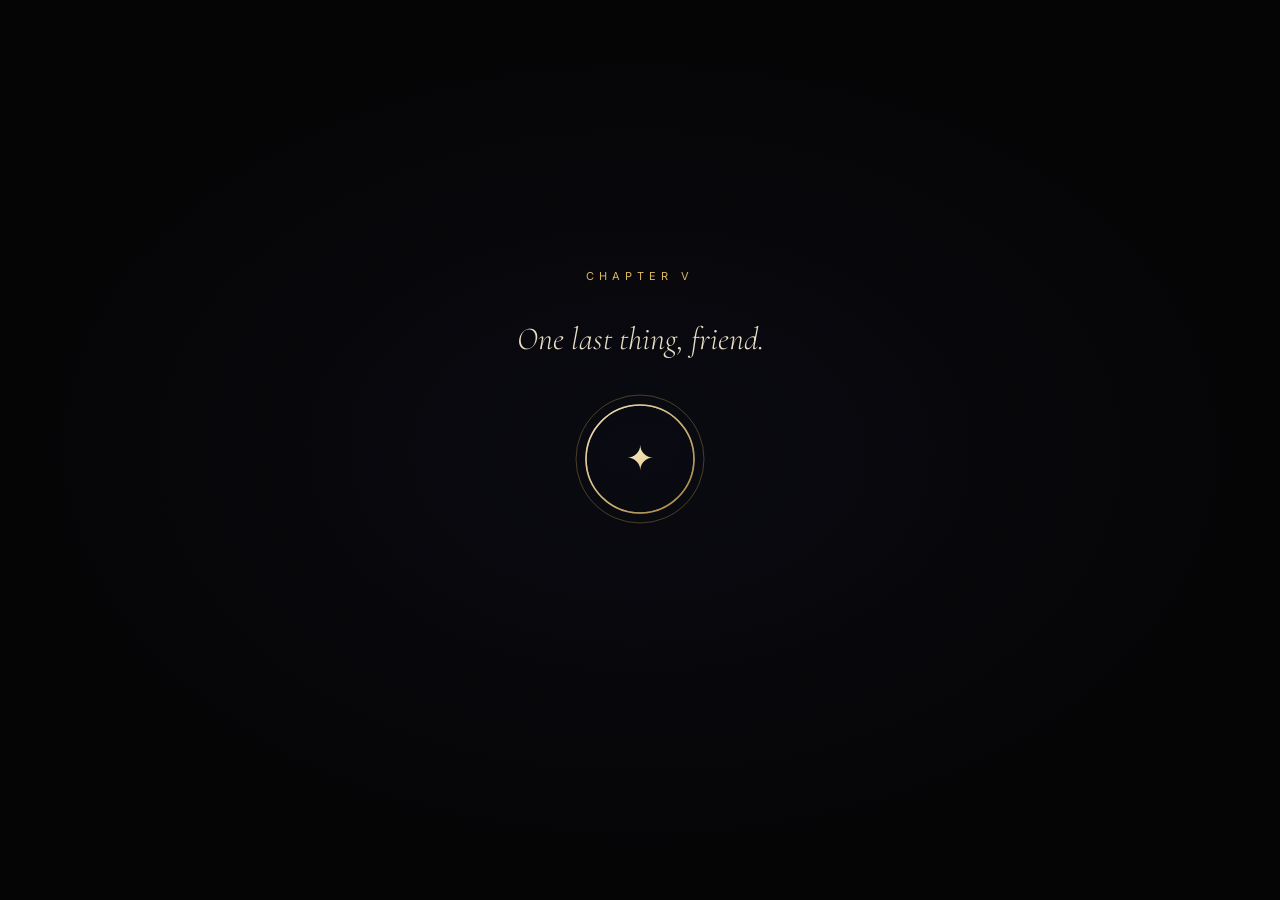
<file: portfolio/work/midnight/reveal.html>
<!DOCTYPE html>
<html lang="en">
<head>
<meta charset="utf-8" />
<meta name="viewport" content="width=device-width, initial-scale=1, viewport-fit=cover" />
<title>Happy Birthday</title>
<meta name="theme-color" content="#060608" />
<meta name="view-transition" content="same-origin" />
<link rel="preconnect" href="https://fonts.googleapis.com">
<link rel="preconnect" href="https://fonts.gstatic.com" crossorigin>
<link href="https://fonts.googleapis.com/css2?family=Cormorant+Garamond:ital,wght@0,300;0,400;1,300&family=Inter:wght@400;500;600&display=swap" rel="stylesheet">
<link rel="stylesheet" href="assets/style.css" />
<link rel="icon" href="data:image/svg+xml,<svg xmlns='http://www.w3.org/2000/svg' viewBox='0 0 100 100'><text y='.9em' font-size='90'>🎂</text></svg>">
<style>
  /* ---------- the gate ---------- */
  #gate{
    position:fixed; inset:0; width:100%; height:100%; z-index:70; display:grid; place-items:center;
    background:radial-gradient(900px 600px at 50% 50%, #0a0a12, #050506 70%);
    transition:opacity 1.1s var(--ease-soft), visibility 1.1s;
  }
  #gate.gone{ opacity:0; visibility:hidden; pointer-events:none }
  .gate-in{ text-align:center; display:flex; flex-direction:column; align-items:center; gap:30px; padding:24px }

  .seal{
    position:relative; width:132px; height:132px; border-radius:50%; cursor:pointer;
    display:grid; place-items:center; background:transparent; border:0;
    transition:transform .6s var(--ease-out);
  }
  .seal:hover{ transform:scale(1.05) }
  .seal:active{ transform:scale(.97) }
  .seal svg{ position:absolute; inset:0; width:100%; height:100% }
  .seal .ring{ fill:none; stroke:rgba(220,184,98,.30); stroke-width:1 }
  .seal .ring2{
    fill:none; stroke:url(#sealG); stroke-width:1.6; stroke-linecap:round;
    stroke-dasharray:340; stroke-dashoffset:340;
    animation:draw 2.6s var(--ease-out) .3s forwards;
  }
  @keyframes draw{ to{ stroke-dashoffset:0 } }
  .seal .pulse{
    fill:none; stroke:rgba(246,231,189,.5); stroke-width:1;
    transform-origin:center; animation:ripple 2.8s var(--ease-io) infinite;
  }
  @keyframes ripple{
    0%  { transform:scale(.8); opacity:.6 }
    100%{ transform:scale(1.5); opacity:0 }
  }
  .seal em{
    font-family:var(--serif); font-style:normal; font-size:2.1rem;
    background:linear-gradient(150deg,#fffaf0,var(--gold-2));
    -webkit-background-clip:text; background-clip:text; color:transparent;
  }

  /* ---------- the reveal ---------- */
  #show{ opacity:0; transition:opacity 1.4s var(--ease-out) }
  #show.on{ opacity:1 }

  /* Static gradient — see note in style.css. Animating background-position
     here re-rasterised every glyph each frame and cost ~38fps by itself.
     The drop-shadow is also removed: a 44px blur on live text is expensive
     and a plain text-shadow gives the same soft halo far more cheaply. */
  .hb{
    font-family:var(--serif); font-weight:300; margin:0;
    font-size:clamp(2.9rem,11.5vw,9rem); line-height:.98; letter-spacing:-.03em;
    background:linear-gradient(100deg,var(--gold-3) 0%,var(--gold-1) 20%,#fffdf6 38%,var(--gold-2) 58%,var(--gold-1) 78%,var(--gold-3) 100%);
    -webkit-background-clip:text; background-clip:text; color:transparent;
  }
  .the-name{
    display:block; font-size:clamp(3.2rem,13vw,10.5rem); line-height:1;
    margin-top:.06em;
  }

  .letter{ display:inline-block; opacity:0; transform:translateY(60%) rotateX(-70deg); transform-origin:50% 100% }
  .letter.up{
    opacity:1; transform:none;
    transition:opacity .9s var(--ease-out), transform 1.1s var(--ease-out);
  }

  .msg{
    max-width:52ch; margin:0 auto; color:#cfc6b4;
    font-size:clamp(1rem,2.3vw,1.2rem); line-height:1.85;
  }
  .sig{
    font-family:var(--serif); font-style:italic; font-size:1.15rem; color:var(--gold-2);
  }

  .card-note{
    width:min(640px,92vw); margin:0 auto; padding:30px 30px 26px; border-radius:22px;
    position:relative; overflow:hidden;
  }
  /* Sheen across the card. Animating background-position repaints the whole
     panel each frame; translating a narrow gradient strip on the GPU does
     not. Same effect, no paint cost. */
  .card-note::before{
    content:""; position:absolute; top:0; bottom:0; left:0; width:55%;
    background:linear-gradient(100deg,transparent,rgba(246,231,189,.07) 50%,transparent);
    transform:translate3d(-120%,0,0);
    animation:sweep 11s ease-in-out infinite;
  }
  @keyframes sweep{
    0%,100%{ transform:translate3d(-120%,0,0) }
    50%    { transform:translate3d(240%,0,0) }
  }
  .card-note p{ position:relative; margin:0 }

  .ticker{
    display:flex; gap:26px; justify-content:center; flex-wrap:wrap;
    font-size:10px; letter-spacing:.3em; text-transform:uppercase; color:var(--faint);
  }
  .ticker b{ color:var(--gold-2); font-weight:500; font-variant-numeric:tabular-nums }

  #fireworks{ position:fixed; inset:0; width:100%; height:100%; z-index:3; pointer-events:none;
              contain:layout paint; transform:translateZ(0) }
</style>
</head>
<body data-step="5" data-total="5">

<div class="aura"></div>
<canvas id="dust"></canvas>
<canvas id="fireworks"></canvas>

<div id="loader">
  <div class="loader-in">
    <div class="loader-mark"><span></span><span></span><span></span></div>
    <div class="loader-bar"><i></i></div>
    <div class="loader-txt">Almost there</div>
  </div>
</div>

<!-- ============ THE GATE ============ -->
<div id="gate">
  <div class="gate-in">
    <p class="eyebrow" data-anim="down" data-delay="200">Chapter V</p>
    <p class="serif-quote" data-anim="fade" data-delay="360" style="max-width:20ch">
      One last thing, <span data-name="friend"></span>.
    </p>
    <button class="seal" id="seal" aria-label="Open">
      <svg viewBox="0 0 132 132" aria-hidden="true">
        <defs>
          <linearGradient id="sealG" x1="0" y1="0" x2="1" y2="1">
            <stop offset="0%" stop-color="#f6e7bd"/><stop offset="100%" stop-color="#a3803a"/>
          </linearGradient>
        </defs>
        <circle class="ring"  cx="66" cy="66" r="64"/>
        <circle class="pulse" cx="66" cy="66" r="54"/>
        <circle class="ring2" cx="66" cy="66" r="54"/>
      </svg>
      <em>✦</em>
    </button>
    <p class="hint" data-anim="fade" data-delay="800"><i></i>Press to open</p>
  </div>
</div>

<!-- ============ THE REVEAL ============ -->
<div class="page">

  <header class="topbar">
    <div class="mark"><i></i><span>Chapter V</span></div>
    <div class="rail" aria-hidden="true"></div>
  </header>

  <main class="page-main" id="show">

    <p class="eyebrow" id="dateLine">28 July</p>

    <h1 class="hb">
      <span id="l1"></span>
      <span class="the-name" id="l2"></span>
    </h1>

    <hr class="rule" />

    <div class="card-note panel">
      <p class="msg" id="msg"></p>
      <p class="msg sig" style="margin-top:18px">— with love, on your day</p>
    </div>

    <div class="btn-row">
      <button class="btn" id="songBtn">
        <svg width="14" height="14" viewBox="0 0 16 16" fill="currentColor" aria-hidden="true">
          <path d="M6 2.5v8.2a2.3 2.3 0 1 0 1.4 2.1V5.6l5.1-1.2v5a2.3 2.3 0 1 0 1.4 2.1V1.2L6 2.5z"/>
        </svg>
        Play the song
      </button>
      <button class="btn ghost" id="moreBtn">More confetti</button>
      <button class="btn ghost" id="againBtn">Read it again</button>
    </div>

    <div class="ticker">
      <span>Chapters <b>5 / 5</b></span>
      <span>Stars lit <b id="tStars">—</b></span>
      <span>Wish <b id="tWish">—</b></span>
    </div>

  </main>

  <footer class="footnote">
    <span>Made by hand</span>
    <span>Chapter 05 — Happy Birthday</span>
  </footer>

</div>

<script src="assets/app.js"></script>
<script>
(function(){
  "use strict";

  var name = MG.State.name();
  var gate = document.getElementById("gate");
  var show = document.getElementById("show");
  var opened = false;

  // ---------- personalise ----------
  var MESSAGES = [
    "However this year finds you — mid-climb, catching your breath, or right at the top — it is genuinely better for having you in it. May the next twelve months be kind in the ordinary ways that matter most: good sleep, good people, and the quiet confidence that you're exactly where you need to be.",
    "Here's to a year that's gentler than the last and smaller than the next. May your plans work out, and may the ones that don't turn into far better stories.",
    "You've been around the sun again, and the sun is lucky to have had the company. Wishing you 365 days of luck that arrives quietly and decides to stay."
  ];
  var mi = 0;
  document.getElementById("msg").textContent = MESSAGES[0];

  var d = new Date();
  document.getElementById("dateLine").textContent =
    "28 July " + d.getFullYear();

  document.getElementById("tStars").textContent = MG.State.get("constellation", false) ? "6 / 6" : "—";
  document.getElementById("tWish").textContent  = MG.State.get("wished", false) ? "Made" : "—";

  document.title = name ? ("Happy Birthday, " + name) : "Happy Birthday";

  // ---------- letter-by-letter builder ----------
  function letters(el, text, startDelay, step){
    el.innerHTML = "";
    var chars = text.split("");
    chars.forEach(function(ch, i){
      var s = document.createElement("span");
      s.className = "letter";
      s.textContent = (ch === " ") ? "\u00A0" : ch;
      el.appendChild(s);
      setTimeout(function(){ s.classList.add("up"); },
                 MG.reduced ? 0 : startDelay + i*step);
    });
    return startDelay + chars.length*step;
  }

  // ---------- fireworks ----------
  var fw = (function(){
    var c = document.getElementById("fireworks");
    var ctx = c.getContext("2d",{alpha:true,desynchronized:true});
    var DPR = Math.min(window.devicePixelRatio||1, 1.5), P = [], on = false, raf = 0, last = 0;
    var COL = ["#f6e7bd","#dcb862","#fff6dd","#e8cf94","#ffffff","#ffd9a0"];

    var LOW = MG.Perf.low;
    var CAP = Math.round(520 * MG.Perf.scale());   // hard particle ceiling
    var BURST = Math.round(48 * MG.Perf.scale());  // sparks per shell
    var GAP = LOW ? 2400 : 1500;                   // ms between shells

    // baked glow sprites — no per-particle shadowBlur
    var SP = {};
    function sprite(col){
      if (SP[col]) return SP[col];
      var s=28, cv=document.createElement("canvas"); cv.width=cv.height=s;
      var g=cv.getContext("2d");
      var rg=g.createRadialGradient(s/2,s/2,0,s/2,s/2,s/2);
      rg.addColorStop(0,col); rg.addColorStop(.35,col); rg.addColorStop(1,"rgba(0,0,0,0)");
      g.fillStyle=rg; g.beginPath(); g.arc(s/2,s/2,s/2,0,6.283); g.fill();
      SP[col]=cv; return cv;
    }

    function size(){
      c.width=(innerWidth*DPR)|0; c.height=(innerHeight*DPR)|0;
      c.style.width=innerWidth+"px"; c.style.height=innerHeight+"px";
      ctx.setTransform(DPR,0,0,DPR,0,0);
    }
    size(); addEventListener("resize", size, {passive:true});

    function shell(x,y){
      var col = COL[(Math.random()*COL.length)|0], n = BURST;
      if (P.length + n > CAP) n = Math.max(0, CAP - P.length);
      for (var i=0;i<n;i++){
        var a=(6.283/n)*i+Math.random()*.06, s=2.3+Math.random()*4.4;
        var cc = Math.random()<.28?"#fff":col;
        P.push({x:x,y:y,vx:Math.cos(a)*s,vy:Math.sin(a)*s,g:.045,d:.973,
                r:1.3+Math.random()*1.9,sp:sprite(cc),
                life:60+Math.random()*50,age:0});
      }
      run();
    }

    function loop(t){
      ctx.clearRect(0,0,innerWidth,innerHeight);
      if (on && t-last > GAP && P.length < CAP*.7){
        last = t;
        shell(innerWidth*(.16+Math.random()*.68), innerHeight*(.12+Math.random()*.34));
      }
      // idle with nothing to draw and no auto-shells pending: stop the loop
      if (!P.length && !on){ raf = 0; return; }
      raf = requestAnimationFrame(loop);
      for (var i=P.length-1;i>=0;i--){
        var p=P[i];
        p.vx*=p.d; p.vy=p.vy*p.d+p.g; p.x+=p.vx; p.y+=p.vy; p.age++;
        var f=1-p.age/p.life;
        if (f<=0){ P.splice(i,1); continue; }
        ctx.globalAlpha=f;
        var d=p.r*6;
        ctx.drawImage(p.sp, p.x-d/2, p.y-d/2, d, d);
      }
      ctx.globalAlpha=1;
    }
    function run(){ if (!raf && !MG.reduced) raf = requestAnimationFrame(loop); }

    document.addEventListener("visibilitychange", function(){
      if (document.hidden){ if(raf){ cancelAnimationFrame(raf); raf=0; } }
      else { last = performance.now(); run(); }
    });

    return { start:function(){ on = true; last = performance.now(); run(); }, shell:shell };
  })();

  // ---------- open ----------
  function open(){
    if (opened) return;
    opened = true;
    gate.classList.add("gone");

    setTimeout(function(){
      show.classList.add("on");

      var end1 = letters(document.getElementById("l1"),
                         name ? "Happy Birthday," : "Happy Birthday", 120, 52);
      if (name){
        letters(document.getElementById("l2"), name, end1 + 180, 62);
      } else {
        document.getElementById("l2").remove();
      }

      // Celebration sequence — deliberately staggered. Firing confetti,
      // rain, four shells and the letter animation on the same frame is what
      // made the opening stutter. Spreading them keeps every frame cheap.
      MG.FX.burst(130, innerWidth/2, innerHeight*0.34, 12);
      setTimeout(function(){ fw.start(); }, 900);
      setTimeout(function(){ MG.FX.rain(3600); }, 1500);
      setTimeout(function(){
        fw.shell(innerWidth*(.25+Math.random()*.5), innerHeight*(.16+Math.random()*.26));
      }, 1100);
      setTimeout(function(){ try{ MG.Audio.song(); }catch(e){} }, 700);

    }, 520);
  }

  document.getElementById("seal").addEventListener("click", open);
  document.addEventListener("keydown", function(e){
    if (!opened && (e.key==="Enter"||e.key===" ")){ e.preventDefault(); open(); }
  });

  // ---------- controls ----------
  document.getElementById("songBtn").addEventListener("click", function(){
    var b = this;
    if (MG.Audio.busy) return;
    b.disabled = true;
    var old = b.innerHTML;
    b.textContent = "Playing…";
    MG.Audio.song(function(){ b.disabled = false; b.innerHTML = old; MG.FX.burst(120); });
    [0,.2,.42,.66,.88].forEach(function(f){
      setTimeout(function(){ MG.FX.burst(26, MG.rand(innerWidth*.2,innerWidth*.8), innerHeight*.36, 8); }, 10500*f);
    });
  });

  document.getElementById("moreBtn").addEventListener("click", function(){
    MG.FX.burst(200);
    fw.shell(innerWidth*MG.rand(.25,.75), innerHeight*MG.rand(.18,.4));
  });

  document.getElementById("againBtn").addEventListener("click", function(){
    mi = (mi+1) % MESSAGES.length;
    var m = document.getElementById("msg");
    m.style.transition = "opacity .35s"; m.style.opacity = 0;
    setTimeout(function(){ m.textContent = MESSAGES[mi]; m.style.opacity = 1; }, 350);
  });

  // tap anywhere for sparkle once open
  addEventListener("pointerdown", function(e){
    if (!opened) return;
    if (e.target.closest("button, a")) return;
    MG.FX.spark(e.clientX, e.clientY);
  });

  // auto-open if they linger
  document.addEventListener("mg:ready", function(){
    var t = setTimeout(function(){ if(!opened) open(); }, 9000);
    document.getElementById("seal").addEventListener("click", function(){ clearTimeout(t); });
  });
})();
</script>
</body>
</html>
</file>
<file: portfolio/work/creator-portal-demo/fonts.css>
/* latin */
@font-face {
  font-family: 'DM Sans';
  font-style: normal;
  font-weight: 400;
  font-display: swap;
  src: url(fonts/font-780cf59b77.woff2) format('woff2');
  unicode-range: U+0000-00FF, U+0131, U+0152-0153, U+02BB-02BC, U+02C6, U+02DA, U+02DC, U+0304, U+0308, U+0329, U+2000-206F, U+20AC, U+2122, U+2191, U+2193, U+2212, U+2215, U+FEFF, U+FFFD;
}
/* latin */
@font-face {
  font-family: 'DM Sans';
  font-style: normal;
  font-weight: 500;
  font-display: swap;
  src: url(fonts/font-780cf59b77.woff2) format('woff2');
  unicode-range: U+0000-00FF, U+0131, U+0152-0153, U+02BB-02BC, U+02C6, U+02DA, U+02DC, U+0304, U+0308, U+0329, U+2000-206F, U+20AC, U+2122, U+2191, U+2193, U+2212, U+2215, U+FEFF, U+FFFD;
}
/* latin */
@font-face {
  font-family: 'DM Sans';
  font-style: normal;
  font-weight: 600;
  font-display: swap;
  src: url(fonts/font-780cf59b77.woff2) format('woff2');
  unicode-range: U+0000-00FF, U+0131, U+0152-0153, U+02BB-02BC, U+02C6, U+02DA, U+02DC, U+0304, U+0308, U+0329, U+2000-206F, U+20AC, U+2122, U+2191, U+2193, U+2212, U+2215, U+FEFF, U+FFFD;
}
/* latin */
@font-face {
  font-family: 'Newsreader';
  font-style: italic;
  font-weight: 400;
  font-display: swap;
  src: url(fonts/font-3c4f766e09.woff2) format('woff2');
  unicode-range: U+0000-00FF, U+0131, U+0152-0153, U+02BB-02BC, U+02C6, U+02DA, U+02DC, U+0304, U+0308, U+0329, U+2000-206F, U+20AC, U+2122, U+2191, U+2193, U+2212, U+2215, U+FEFF, U+FFFD;
}
/* latin */
@font-face {
  font-family: 'Newsreader';
  font-style: normal;
  font-weight: 400;
  font-display: swap;
  src: url(fonts/font-662a6e2a1a.woff2) format('woff2');
  unicode-range: U+0000-00FF, U+0131, U+0152-0153, U+02BB-02BC, U+02C6, U+02DA, U+02DC, U+0304, U+0308, U+0329, U+2000-206F, U+20AC, U+2122, U+2191, U+2193, U+2212, U+2215, U+FEFF, U+FFFD;
}
/* latin */
@font-face {
  font-family: 'Newsreader';
  font-style: normal;
  font-weight: 500;
  font-display: swap;
  src: url(fonts/font-662a6e2a1a.woff2) format('woff2');
  unicode-range: U+0000-00FF, U+0131, U+0152-0153, U+02BB-02BC, U+02C6, U+02DA, U+02DC, U+0304, U+0308, U+0329, U+2000-206F, U+20AC, U+2122, U+2191, U+2193, U+2212, U+2215, U+FEFF, U+FFFD;
}
</file>
<file: portfolio/work/creator-portal-demo/styles.css>
/* ==========================================================================
   STUDIO NALEDI — BRAND PARTNERSHIPS & COLLABORATION DESK
   Human-crafted editorial layout · Built by IFIX-I.T SERVICES
   ========================================================================== */

:root,
[data-theme="goldwhite"] {
  --bg: #fcfbf8;
  --surface: #ffffff;
  --surface-subtle: #f6f2ea;
  --surface-hover: #f1eadc;
  --stationery: #faf7f1;

  --ink: #1b1814;
  --ink-soft: #5c5449;
  --ink-faint: #8c8273;

  --gold: #b48636;
  --gold-deep: #966c22;
  --gold-tint: rgba(180, 134, 54, 0.09);
  --gold-tint-strong: rgba(180, 134, 54, 0.16);
  --gold-line: rgba(180, 134, 54, 0.42);
  --on-gold: #ffffff;

  --line: rgba(27, 24, 20, 0.10);
  --line-strong: rgba(27, 24, 20, 0.20);

  --ok: #1d6b58;
  --ok-bg: rgba(29, 107, 88, 0.08);
  --alert: #a62c3b;
  --alert-bg: rgba(166, 44, 59, 0.08);

  --shadow-soft: 0 18px 44px -18px rgba(42, 31, 14, 0.10);
  --shadow-modal: 0 28px 70px -16px rgba(24, 18, 10, 0.26);
}

[data-theme="champagne"] {
  --bg: #f3ede2;
  --surface: #fbf8f2;
  --surface-subtle: #ebe2d2;
  --surface-hover: #e3d7c3;
  --stationery: #f6f0e4;

  --ink: #201a13;
  --ink-soft: #5f5446;
  --ink-faint: #897c6b;

  --gold: #9e7022;
  --gold-deep: #825a16;
  --gold-tint: rgba(158, 112, 34, 0.11);
  --gold-tint-strong: rgba(158, 112, 34, 0.19);
  --gold-line: rgba(158, 112, 34, 0.46);
  --on-gold: #ffffff;

  --line: rgba(32, 26, 19, 0.12);
  --line-strong: rgba(32, 26, 19, 0.24);

  --ok: #1a6653;
  --ok-bg: rgba(26, 102, 83, 0.10);
  --alert: #a12837;
  --alert-bg: rgba(161, 40, 55, 0.09);

  --shadow-soft: 0 18px 44px -18px rgba(48, 34, 12, 0.14);
  --shadow-modal: 0 28px 70px -16px rgba(28, 20, 8, 0.30);
}

[data-theme="noir"] {
  --bg: #100f0d;
  --surface: #181613;
  --surface-subtle: #201d19;
  --surface-hover: #292520;
  --stationery: #151310;

  --ink: #f3eee6;
  --ink-soft: #a89f92;
  --ink-faint: #736b60;

  --gold: #d4a656;
  --gold-deep: #e2b86d;
  --gold-tint: rgba(212, 166, 86, 0.12);
  --gold-tint-strong: rgba(212, 166, 86, 0.20);
  --gold-line: rgba(212, 166, 86, 0.48);
  --on-gold: #17120a;

  --line: rgba(243, 238, 230, 0.10);
  --line-strong: rgba(243, 238, 230, 0.22);

  --ok: #6fd1b4;
  --ok-bg: rgba(111, 209, 180, 0.12);
  --alert: #f28492;
  --alert-bg: rgba(242, 132, 146, 0.12);

  --shadow-soft: 0 22px 50px -20px rgba(0, 0, 0, 0.65);
  --shadow-modal: 0 32px 80px -12px rgba(0, 0, 0, 0.78);
}

:root {
  --serif: "Newsreader", "Iowan Old Style", "Palatino Linotype", Georgia, serif;
  --sans: "DM Sans", -apple-system, BlinkMacSystemFont, "Segoe UI", Roboto, sans-serif;
  --mono: ui-monospace, "SF Mono", Menlo, Consolas, monospace;
  --ease: cubic-bezier(0.22, 1, 0.36, 1);
}

*, *::before, *::after {
  box-sizing: border-box;
}

html {
  scroll-behavior: smooth;
  -webkit-text-size-adjust: 100%;
}

body {
  margin: 0;
  background-color: var(--bg);
  color: var(--ink);
  font-family: var(--sans);
  font-size: 15px;
  line-height: 1.62;
  -webkit-font-smoothing: antialiased;
  -moz-osx-font-smoothing: grayscale;
  overflow-x: hidden;
  transition: background-color 0.3s var(--ease), color 0.3s var(--ease);
}

img {
  max-width: 100%;
  display: block;
}

a {
  color: inherit;
  text-decoration: none;
}

button, input, select, textarea {
  font-family: inherit;
  font-size: inherit;
  color: inherit;
}

button {
  -webkit-tap-highlight-color: transparent;
  touch-action: manipulation;
}

.wrap {
  width: 100%;
  max-width: 1160px;
  margin: 0 auto;
  padding: 0 clamp(18px, 4vw, 44px);
}

.eyebrow {
  display: block;
  font-size: 11px;
  font-weight: 600;
  text-transform: uppercase;
  letter-spacing: 0.2em;
  color: var(--gold);
  margin-bottom: 10px;
}

/* ==========================================================================
   MASTHEAD / TOP NAVIGATION BAR
   ========================================================================== */
.masthead {
  position: sticky;
  top: 0;
  z-index: 80;
  background: color-mix(in srgb, var(--bg) 90%, transparent);
  backdrop-filter: blur(14px);
  -webkit-backdrop-filter: blur(14px);
  border-bottom: 1px solid var(--line);
}

.masthead-inner {
  display: flex;
  align-items: center;
  justify-content: space-between;
  gap: 16px;
  min-height: 64px;
  padding-top: 8px;
  padding-bottom: 8px;
  flex-wrap: wrap;
}

.brand-wordmark {
  display: flex;
  align-items: baseline;
  gap: 10px;
}

.brand-wordmark strong {
  font-family: var(--serif);
  font-weight: 500;
  font-size: 21px;
  letter-spacing: -0.01em;
}

.brand-wordmark span {
  font-size: 11.5px;
  text-transform: uppercase;
  letter-spacing: 0.16em;
  color: var(--ink-faint);
}

.masthead-controls {
  display: flex;
  align-items: center;
  gap: 10px;
  flex-wrap: wrap;
}

/* Working Palette Switcher */
.palette-group {
  display: inline-flex;
  align-items: center;
  gap: 4px;
  padding: 3px;
  border-radius: 999px;
  background: var(--surface-subtle);
  border: 1px solid var(--line);
}

.palette-btn {
  display: inline-flex;
  align-items: center;
  gap: 6px;
  padding: 5px 11px;
  border-radius: 999px;
  border: none;
  background: transparent;
  color: var(--ink-soft);
  font-size: 12px;
  font-weight: 500;
  cursor: pointer;
  transition: background-color 0.2s var(--ease), color 0.2s var(--ease);
}

.palette-btn:hover {
  color: var(--ink);
}

.palette-btn.active {
  background: var(--surface);
  color: var(--ink);
  box-shadow: 0 2px 8px rgba(0, 0, 0, 0.07);
}

.swatch-dot {
  width: 10px;
  height: 10px;
  border-radius: 50%;
  border: 1px solid rgba(0, 0, 0, 0.18);
  flex-shrink: 0;
}

.swatch-goldwhite { background: linear-gradient(135deg, #ffffff 50%, #c49540 50%); }
.swatch-champagne { background: linear-gradient(135deg, #f3ede2 50%, #9e7022 50%); }
.swatch-noir { background: linear-gradient(135deg, #151310 50%, #d4a656 50%); }

.nav-util-btn {
  display: inline-flex;
  align-items: center;
  gap: 7px;
  padding: 6px 13px;
  border-radius: 999px;
  border: 1px solid var(--line-strong);
  background: var(--surface);
  color: var(--ink);
  font-size: 12px;
  font-weight: 500;
  cursor: pointer;
  transition: border-color 0.2s, color 0.2s, background-color 0.2s;
}

.nav-util-btn:hover {
  border-color: var(--gold);
  color: var(--gold);
}

.count-pill {
  display: inline-flex;
  align-items: center;
  justify-content: center;
  min-width: 18px;
  height: 18px;
  padding: 0 5px;
  border-radius: 999px;
  background: var(--gold);
  color: var(--on-gold);
  font-size: 10.5px;
  font-weight: 600;
}

/* ==========================================================================
   EDITORIAL HERO SECTION
   ========================================================================== */
.hero-section {
  padding: clamp(34px, 6vw, 72px) 0 clamp(38px, 6vw, 68px);
  border-bottom: 1px solid var(--line);
}

.hero-grid {
  display: grid;
  grid-template-columns: 1.08fr 0.92fr;
  gap: clamp(28px, 5vw, 64px);
  align-items: center;
}

.status-line {
  display: inline-flex;
  align-items: center;
  gap: 9px;
  font-size: 12px;
  letter-spacing: 0.06em;
  text-transform: uppercase;
  color: var(--ink-soft);
  margin-bottom: 16px;
}

.status-dot {
  width: 7px;
  height: 7px;
  border-radius: 50%;
  background: var(--gold);
}

.hero-title {
  font-family: var(--serif);
  font-weight: 400;
  font-size: clamp(38px, 5.2vw, 64px);
  line-height: 1.04;
  letter-spacing: -0.02em;
  margin: 0 0 18px;
}

.hero-title em {
  font-style: italic;
  color: var(--gold);
  font-weight: 400;
}

.hero-lead {
  margin: 0 0 22px;
  color: var(--ink-soft);
  font-size: clamp(15px, 1.35vw, 17px);
  line-height: 1.68;
  max-width: 50ch;
}

.social-meta-row {
  display: flex;
  align-items: center;
  gap: 18px;
  flex-wrap: wrap;
  font-size: 13px;
  color: var(--ink-soft);
  padding-bottom: 26px;
  margin-bottom: 26px;
  border-bottom: 1px solid var(--line);
}

.social-meta-row strong {
  color: var(--ink);
  font-weight: 600;
}

.meta-sep {
  color: var(--line-strong);
}

/* Direct Email Card — Architectural & Quietly Luxurious */
.direct-desk-box {
  background: var(--surface);
  border: 1px solid var(--gold-line);
  border-radius: 10px;
  padding: 18px 20px;
  box-shadow: var(--shadow-soft);
}

.desk-top-row {
  display: flex;
  align-items: baseline;
  justify-content: space-between;
  gap: 8px;
  flex-wrap: wrap;
  margin-bottom: 10px;
}

.desk-label {
  font-size: 10.5px;
  font-weight: 600;
  text-transform: uppercase;
  letter-spacing: 0.18em;
  color: var(--gold);
}

.desk-sla {
  font-size: 12px;
  color: var(--ink-faint);
}

.desk-email-row {
  display: flex;
  align-items: center;
  justify-content: space-between;
  gap: 12px;
  flex-wrap: wrap;
}

.desk-email-addr {
  font-family: var(--serif);
  font-size: clamp(19px, 2vw, 23px);
  font-weight: 500;
  color: var(--ink);
  letter-spacing: -0.01em;
  word-break: break-all;
}

.desk-btn-group {
  display: flex;
  align-items: center;
  gap: 8px;
  flex-wrap: wrap;
}

.btn-outline {
  display: inline-flex;
  align-items: center;
  justify-content: center;
  gap: 6px;
  padding: 9px 15px;
  border-radius: 6px;
  border: 1px solid var(--line-strong);
  background: var(--surface);
  color: var(--ink);
  font-size: 12.5px;
  font-weight: 500;
  cursor: pointer;
  transition: border-color 0.2s, color 0.2s, background-color 0.2s;
}

.btn-outline:hover {
  border-color: var(--gold);
  color: var(--gold);
}

.btn-gold {
  display: inline-flex;
  align-items: center;
  justify-content: center;
  gap: 8px;
  padding: 9.5px 18px;
  border-radius: 6px;
  border: 1px solid var(--gold);
  background: var(--gold);
  color: var(--on-gold);
  font-size: 12.5px;
  font-weight: 600;
  cursor: pointer;
  transition: background-color 0.2s, border-color 0.2s, transform 0.2s var(--ease);
}

.btn-gold:hover {
  background: var(--gold-deep);
  border-color: var(--gold-deep);
  transform: translateY(-1px);
}

.desk-footnote {
  margin: 10px 0 0;
  font-size: 12.5px;
  color: var(--ink-soft);
}

/* Editorial Portrait Frame */
.hero-portrait-figure {
  margin: 0;
}

.portrait-frame {
  border-radius: 10px;
  overflow: hidden;
  border: 1px solid var(--line);
  aspect-ratio: 4 / 3.4;
  background: var(--surface-subtle);
  box-shadow: var(--shadow-soft);
}

.portrait-frame img {
  width: 100%;
  height: 100%;
  object-fit: cover;
  object-position: center 20%;
}

.portrait-caption {
  margin-top: 10px;
  display: flex;
  justify-content: space-between;
  gap: 12px;
  font-size: 12px;
  color: var(--ink-faint);
}

.portrait-caption em {
  font-family: var(--serif);
  font-style: italic;
  font-size: 13.5px;
  color: var(--ink-soft);
}

/* ==========================================================================
   MEDIA KIT NUMBERS & SELECTED WORK (Open Editorial Lookbook)
   ========================================================================== */
.work-section {
  padding: clamp(40px, 6vw, 72px) 0;
  border-bottom: 1px solid var(--line);
}

.section-head {
  display: flex;
  align-items: flex-end;
  justify-content: space-between;
  gap: 16px;
  flex-wrap: wrap;
  margin-bottom: 28px;
}

.section-heading {
  font-family: var(--serif);
  font-weight: 400;
  font-size: clamp(28px, 3.4vw, 40px);
  line-height: 1.1;
  letter-spacing: -0.015em;
  margin: 0;
}

.section-heading em {
  font-style: italic;
  color: var(--gold);
}

/* Clean Typographic Stat Row */
.metrics-row {
  display: grid;
  grid-template-columns: repeat(4, 1fr);
  border-top: 1px solid var(--line);
  border-bottom: 1px solid var(--line);
  margin-bottom: 28px;
}

.metric-cell {
  padding: 22px 20px;
  border-right: 1px solid var(--line);
}

.metric-cell:first-child {
  padding-left: 0;
}

.metric-cell:last-child {
  border-right: none;
  padding-right: 0;
}

.metric-num {
  font-family: var(--serif);
  font-size: clamp(30px, 3.3vw, 42px);
  font-weight: 400;
  line-height: 1;
  color: var(--ink);
  margin-bottom: 6px;
}

.metric-title {
  font-size: 12px;
  font-weight: 600;
  text-transform: uppercase;
  letter-spacing: 0.12em;
  color: var(--gold);
}

.metric-note {
  font-size: 12.5px;
  color: var(--ink-soft);
  margin-top: 3px;
}

/* Expandable Audience Breakdown */
.demographics-panel {
  display: none;
  padding: 24px;
  margin-bottom: 32px;
  background: var(--surface);
  border: 1px solid var(--line);
  border-radius: 10px;
  grid-template-columns: repeat(3, 1fr);
  gap: 28px;
}

.demographics-panel.open {
  display: grid;
}

.demo-col h4 {
  margin: 0 0 14px;
  font-size: 11px;
  font-weight: 600;
  text-transform: uppercase;
  letter-spacing: 0.16em;
  color: var(--gold);
}

.stat-bar-item {
  margin-bottom: 10px;
  font-size: 13px;
}

.stat-bar-label {
  display: flex;
  justify-content: space-between;
  margin-bottom: 5px;
}

.stat-bar-track {
  height: 4px;
  background: var(--surface-subtle);
  border-radius: 99px;
  overflow: hidden;
}

.stat-bar-fill {
  height: 100%;
  background: var(--gold);
}

/* Editorial Campaign Lookbook Grid */
.campaigns-grid {
  display: grid;
  grid-template-columns: repeat(3, 1fr);
  gap: 24px;
}

.campaign-item {
  cursor: pointer;
  display: flex;
  flex-direction: column;
  gap: 12px;
  background: transparent;
  border: none;
  padding: 0;
  text-align: left;
}

.campaign-thumb {
  border-radius: 8px;
  overflow: hidden;
  aspect-ratio: 4 / 3;
  border: 1px solid var(--line);
  background: var(--surface-subtle);
}

.campaign-thumb img {
  width: 100%;
  height: 100%;
  object-fit: cover;
  transition: transform 0.6s var(--ease);
}

.campaign-item:hover .campaign-thumb img {
  transform: scale(1.035);
}

.campaign-meta-top {
  display: flex;
  align-items: center;
  justify-content: space-between;
  gap: 8px;
  font-size: 11.5px;
  text-transform: uppercase;
  letter-spacing: 0.12em;
  color: var(--gold);
  font-weight: 600;
}

.campaign-item h3 {
  font-family: var(--serif);
  font-weight: 500;
  font-size: 21px;
  margin: 2px 0;
  color: var(--ink);
}

.campaign-item p {
  margin: 0;
  font-size: 13.5px;
  color: var(--ink-soft);
}

.campaign-link-cue {
  font-size: 12.5px;
  font-weight: 500;
  color: var(--ink);
  border-bottom: 1px solid var(--gold-line);
  align-self: flex-start;
  padding-bottom: 1px;
  transition: color 0.2s, border-color 0.2s;
}

.campaign-item:hover .campaign-link-cue {
  color: var(--gold);
  border-color: var(--gold);
}

/* ==========================================================================
   STRUCTURED COLLABORATION BRIEF BUILDER + LIVE STATIONERY DRAFT
   ========================================================================== */
.brief-section {
  padding: clamp(44px, 6vw, 80px) 0;
}

.brief-intro {
  max-width: 620px;
  margin-bottom: 36px;
}

.brief-intro p {
  margin: 10px 0 0;
  color: var(--ink-soft);
  font-size: 15.5px;
}

.brief-layout {
  display: grid;
  grid-template-columns: 1.18fr 0.82fr;
  gap: clamp(28px, 4.5vw, 56px);
  align-items: start;
}

/* Form Steps */
.form-step {
  padding-bottom: 32px;
  margin-bottom: 32px;
  border-bottom: 1px solid var(--line);
}

.form-step:last-of-type {
  border-bottom: none;
  margin-bottom: 20px;
  padding-bottom: 8px;
}

.step-head {
  display: flex;
  align-items: baseline;
  justify-content: space-between;
  gap: 12px;
  flex-wrap: wrap;
  margin-bottom: 16px;
}

.step-label {
  display: flex;
  align-items: baseline;
  gap: 12px;
}

.step-index {
  font-family: var(--serif);
  font-style: italic;
  font-size: 19px;
  color: var(--gold);
}

.step-label h3 {
  margin: 0;
  font-family: var(--serif);
  font-weight: 500;
  font-size: 22px;
  letter-spacing: -0.01em;
}

.step-note {
  font-size: 12px;
  color: var(--ink-faint);
}

/* 01: Reason Tiles */
.reason-grid {
  display: grid;
  grid-template-columns: repeat(2, 1fr);
  gap: 10px;
}

.reason-tile {
  position: relative;
  display: flex;
  align-items: flex-start;
  justify-content: space-between;
  gap: 12px;
  padding: 15px 16px;
  border-radius: 8px;
  border: 1px solid var(--line-strong);
  background: var(--surface);
  text-align: left;
  cursor: pointer;
  transition: border-color 0.18s var(--ease), background-color 0.18s var(--ease), box-shadow 0.18s var(--ease);
}

.reason-tile:hover {
  border-color: var(--gold-line);
  background: var(--surface-subtle);
}

.reason-tile.is-selected {
  border-color: var(--gold);
  background: var(--gold-tint);
  box-shadow: inset 0 0 0 1px var(--gold);
}

.reason-tile-text strong {
  display: block;
  font-size: 14.5px;
  font-weight: 600;
  color: var(--ink);
  margin-bottom: 3px;
}

.reason-tile-text span {
  display: block;
  font-size: 12.5px;
  line-height: 1.45;
  color: var(--ink-soft);
}

.tile-radio {
  width: 18px;
  height: 18px;
  border-radius: 50%;
  border: 1.5px solid var(--line-strong);
  flex-shrink: 0;
  margin-top: 2px;
  display: flex;
  align-items: center;
  justify-content: center;
  transition: all 0.18s;
}

.tile-radio::after {
  content: "";
  width: 8px;
  height: 8px;
  border-radius: 50%;
  background: transparent;
  transition: background-color 0.18s;
}

.reason-tile.is-selected .tile-radio {
  border-color: var(--gold);
}

.reason-tile.is-selected .tile-radio::after {
  background: var(--gold);
}

/* Conditional Drawers */
.reveal-box {
  display: none;
  margin-top: 14px;
  padding: 16px 18px;
  border-radius: 8px;
  background: var(--surface-subtle);
  border: 1px solid var(--gold-line);
}

.reveal-box.is-open {
  display: block;
}

/* 02 & 04: Tactile Selection Pills */
.pill-group {
  display: flex;
  flex-wrap: wrap;
  gap: 8px;
}

.select-pill {
  display: inline-flex;
  align-items: center;
  gap: 8px;
  min-height: 40px;
  padding: 8px 15px;
  border-radius: 999px;
  border: 1px solid var(--line-strong);
  background: var(--surface);
  color: var(--ink);
  font-size: 13.5px;
  font-weight: 400;
  cursor: pointer;
  transition: all 0.18s var(--ease);
}

.select-pill:hover {
  border-color: var(--gold-line);
  background: var(--surface-subtle);
}

.select-pill.is-selected {
  border-color: var(--gold);
  background: var(--gold-tint-strong);
  color: var(--ink);
  font-weight: 600;
}

.pill-check {
  width: 14px;
  height: 14px;
  border-radius: 50%;
  border: 1px solid var(--line-strong);
  display: inline-flex;
  align-items: center;
  justify-content: center;
  font-size: 9.5px;
  color: transparent;
}

.select-pill.is-selected .pill-check {
  background: var(--gold);
  border-color: var(--gold);
  color: var(--on-gold);
}

/* 03: Compensation Tabs & Budget Options */
.comp-tabs {
  display: grid;
  grid-template-columns: repeat(3, 1fr);
  gap: 8px;
  margin-bottom: 16px;
}

.comp-tab {
  min-height: 44px;
  padding: 10px 12px;
  border-radius: 8px;
  border: 1px solid var(--line-strong);
  background: var(--surface);
  font-size: 13.5px;
  font-weight: 500;
  cursor: pointer;
  text-align: center;
  transition: all 0.18s var(--ease);
}

.comp-tab:hover {
  border-color: var(--gold-line);
}

.comp-tab.is-selected {
  border-color: var(--gold);
  background: var(--gold);
  color: var(--on-gold);
  font-weight: 600;
}

.budget-options {
  display: flex;
  flex-wrap: wrap;
  gap: 8px;
}

.budget-btn {
  min-height: 40px;
  padding: 8px 14px;
  border-radius: 6px;
  border: 1px solid var(--line-strong);
  background: var(--surface);
  font-size: 13px;
  font-weight: 500;
  cursor: pointer;
  transition: all 0.18s var(--ease);
}

.budget-btn:hover {
  border-color: var(--gold-line);
}

.budget-btn.is-selected {
  border-color: var(--gold);
  background: var(--gold-tint-strong);
  color: var(--ink);
  font-weight: 600;
  box-shadow: inset 0 0 0 1px var(--gold);
}

.editorial-note {
  padding: 13px 15px;
  border-left: 2px solid var(--gold);
  background: var(--surface-subtle);
  font-size: 13px;
  color: var(--ink-soft);
  margin-bottom: 14px;
}

/* 04: Date & Time Toggle */
.schedule-toggle-bar {
  margin-top: 14px;
  display: flex;
  align-items: center;
  gap: 12px;
  flex-wrap: wrap;
}

.btn-schedule-toggle {
  display: inline-flex;
  align-items: center;
  gap: 8px;
  min-height: 40px;
  padding: 8px 14px;
  border-radius: 6px;
  border: 1px dashed var(--line-strong);
  background: var(--surface);
  font-size: 13px;
  font-weight: 500;
  color: var(--ink-soft);
  cursor: pointer;
  transition: all 0.18s;
}

.btn-schedule-toggle:hover,
.btn-schedule-toggle.is-active {
  border-style: solid;
  border-color: var(--gold);
  background: var(--gold-tint);
  color: var(--ink);
}

.auto-tag-note {
  display: none;
  font-size: 12px;
  color: var(--ok);
  font-weight: 500;
}

.auto-tag-note.is-visible {
  display: inline;
}

/* Form Inputs */
.grid-2 {
  display: grid;
  grid-template-columns: repeat(2, 1fr);
  gap: 14px;
}

.grid-3 {
  display: grid;
  grid-template-columns: 1fr 0.9fr 1.1fr;
  gap: 12px;
}

.field {
  display: flex;
  flex-direction: column;
  gap: 6px;
  margin-bottom: 14px;
}

.field:last-child {
  margin-bottom: 0;
}

.field label {
  font-size: 12.5px;
  font-weight: 600;
  color: var(--ink);
  display: flex;
  justify-content: space-between;
  gap: 8px;
}

.field label span {
  font-weight: 400;
  color: var(--ink-faint);
}

.input-control {
  width: 100%;
  min-height: 44px;
  padding: 10px 13px;
  border-radius: 6px;
  border: 1px solid var(--line-strong);
  background: var(--surface);
  color: var(--ink);
  font-size: 14.5px;
  outline: none;
  transition: border-color 0.18s, box-shadow 0.18s;
}

.input-control::placeholder {
  color: var(--ink-faint);
}

.input-control:focus {
  border-color: var(--gold);
  box-shadow: 0 0 0 3px var(--gold-tint);
}

.input-control.has-error {
  border-color: var(--alert);
  box-shadow: 0 0 0 3px var(--alert-bg);
}

textarea.input-control {
  min-height: 104px;
  resize: vertical;
  line-height: 1.58;
}

.field-subnote {
  font-size: 12px;
  color: var(--ink-soft);
}

.vetting-status {
  display: none;
  font-size: 12px;
  color: var(--ok);
  font-weight: 500;
}

.vetting-status.is-visible {
  display: block;
}

/* Submit Area */
.submit-area {
  padding-top: 16px;
  border-top: 1px solid var(--line);
}

.btn-submit-brief {
  width: 100%;
  min-height: 52px;
  padding: 14px 24px;
  border-radius: 6px;
  border: 1px solid var(--gold);
  background: var(--gold);
  color: var(--on-gold);
  font-size: 15px;
  font-weight: 600;
  letter-spacing: 0.02em;
  cursor: pointer;
  display: flex;
  align-items: center;
  justify-content: center;
  gap: 10px;
  transition: background-color 0.2s, transform 0.2s var(--ease);
}

.btn-submit-brief:hover {
  background: var(--gold-deep);
  border-color: var(--gold-deep);
  transform: translateY(-1px);
}

.submit-alt-bar {
  margin-top: 12px;
  display: flex;
  align-items: center;
  justify-content: space-between;
  gap: 10px;
  flex-wrap: wrap;
  font-size: 12.5px;
  color: var(--ink-soft);
}

.submit-alt-btns {
  display: flex;
  gap: 8px;
  flex-wrap: wrap;
}

/* ==========================================================================
   LIVE CORRESPONDENCE STATIONERY CARD (No nested scrollbars, natural flow)
   ========================================================================== */
.stationery-aside {
  position: sticky;
  top: 84px;
}

.stationery-sheet {
  background: var(--stationery);
  border: 1px solid var(--gold-line);
  border-radius: 10px;
  box-shadow: var(--shadow-soft);
  overflow: hidden;
}

.stationery-head {
  padding: 16px 20px;
  border-bottom: 1px solid var(--line);
  display: flex;
  align-items: center;
  justify-content: space-between;
  gap: 10px;
  background: var(--surface);
}

.stationery-title {
  font-size: 11px;
  font-weight: 600;
  text-transform: uppercase;
  letter-spacing: 0.18em;
  color: var(--gold);
}

.stationery-ref {
  font-family: var(--mono);
  font-size: 11px;
  color: var(--ink-faint);
}

.stationery-meta {
  padding: 16px 20px;
  border-bottom: 1px solid var(--line);
  font-size: 13px;
  display: flex;
  flex-direction: column;
  gap: 8px;
}

.meta-line {
  display: grid;
  grid-template-columns: 74px 1fr;
  gap: 8px;
  align-items: baseline;
}

.meta-key {
  font-size: 11px;
  font-weight: 600;
  text-transform: uppercase;
  letter-spacing: 0.1em;
  color: var(--ink-faint);
}

.meta-val {
  color: var(--ink);
  word-break: break-word;
}

.meta-val.reply-highlight {
  color: var(--ok);
  font-weight: 500;
}

.subject-banner {
  margin-top: 6px;
  padding: 11px 13px;
  border-radius: 6px;
  background: var(--surface);
  border: 1px solid var(--gold-line);
}

.subject-banner small {
  display: block;
  font-size: 10px;
  font-weight: 600;
  text-transform: uppercase;
  letter-spacing: 0.14em;
  color: var(--gold);
  margin-bottom: 3px;
}

.subject-banner strong {
  display: block;
  font-size: 13px;
  line-height: 1.42;
  color: var(--ink);
}

.stationery-body {
  padding: 18px 20px;
  font-family: var(--mono);
  font-size: 12px;
  line-height: 1.65;
  color: var(--ink);
  white-space: pre-wrap;
  word-break: break-word;
}

.stationery-foot {
  padding: 13px 20px;
  border-top: 1px solid var(--line);
  background: var(--surface);
  display: flex;
  align-items: center;
  justify-content: space-between;
  gap: 10px;
  flex-wrap: wrap;
  font-size: 12px;
  color: var(--ink-soft);
}

/* ==========================================================================
   MINIMALIST FOOTER — "Built by IFIX-I.T SERVICES"
   ========================================================================== */
.site-footer {
  border-top: 1px solid var(--line);
  padding: 28px 0 44px;
}

.footer-inner {
  display: flex;
  align-items: center;
  justify-content: space-between;
  gap: 16px;
  flex-wrap: wrap;
  font-size: 13px;
  color: var(--ink-soft);
}

.ifix-footer-link {
  display: inline-flex;
  align-items: center;
  gap: 6px;
  color: var(--ink);
  font-size: 13px;
  padding-bottom: 2px;
  border-bottom: 1px solid var(--gold-line);
  transition: color 0.2s, border-color 0.2s;
}

.ifix-footer-link strong {
  font-weight: 600;
  letter-spacing: 0.04em;
  color: var(--gold);
}

.ifix-footer-link:hover {
  color: var(--gold);
  border-color: var(--gold);
}

/* ==========================================================================
   MODALS (Confirmation, Creator Inbox View & Case Study)
   ========================================================================== */
.modal-overlay {
  position: fixed;
  inset: 0;
  z-index: 200;
  background: rgba(20, 16, 11, 0.52);
  backdrop-filter: blur(6px);
  -webkit-backdrop-filter: blur(6px);
  display: none;
  align-items: center;
  justify-content: center;
  padding: 18px;
}

.modal-overlay.is-open {
  display: flex;
}

.modal-sheet {
  width: 100%;
  max-width: 620px;
  max-height: 90vh;
  overflow-y: auto;
  background: var(--surface);
  border: 1px solid var(--gold-line);
  border-radius: 10px;
  padding: clamp(20px, 3.2vw, 32px);
  box-shadow: var(--shadow-modal);
}

.modal-sheet.inbox-sheet {
  max-width: 940px;
  padding: 0;
  overflow: hidden;
  display: flex;
  flex-direction: column;
}

.modal-header {
  display: flex;
  align-items: flex-start;
  justify-content: space-between;
  gap: 14px;
  margin-bottom: 16px;
}

.modal-close {
  width: 34px;
  height: 34px;
  border-radius: 50%;
  border: 1px solid var(--line-strong);
  background: var(--surface-subtle);
  color: var(--ink);
  font-size: 16px;
  cursor: pointer;
  flex-shrink: 0;
}

.summary-card {
  padding: 15px 18px;
  border-radius: 8px;
  background: var(--stationery);
  border: 1px solid var(--line-strong);
  font-size: 13.5px;
  margin-bottom: 18px;
  display: flex;
  flex-direction: column;
  gap: 7px;
}

.modal-btn-grid {
  display: grid;
  grid-template-columns: repeat(2, 1fr);
  gap: 10px;
}

.modal-btn-full {
  grid-column: 1 / -1;
}

/* Inbox Split View */
.inbox-head-bar {
  padding: 16px 22px;
  background: var(--stationery);
  border-bottom: 1px solid var(--line);
  display: flex;
  align-items: center;
  justify-content: space-between;
  gap: 12px;
}

.inbox-columns {
  display: grid;
  grid-template-columns: 320px 1fr;
  min-height: 440px;
  max-height: 75vh;
}

.inbox-sidebar {
  border-right: 1px solid var(--line);
  overflow-y: auto;
  background: var(--stationery);
}

.inbox-thread {
  padding: 14px 16px;
  border-bottom: 1px solid var(--line);
  cursor: pointer;
  transition: background-color 0.16s;
}

.inbox-thread:hover {
  background: var(--surface-hover);
}

.inbox-thread.is-active {
  background: var(--surface);
  border-left: 3px solid var(--gold);
}

.thread-top {
  display: flex;
  align-items: center;
  justify-content: space-between;
  gap: 6px;
  margin-bottom: 5px;
}

.thread-badge {
  font-size: 10px;
  font-weight: 600;
  text-transform: uppercase;
  letter-spacing: 0.08em;
  padding: 2px 8px;
  border-radius: 99px;
}

.thread-badge.paid { background: var(--ok-bg); color: var(--ok); }
.thread-badge.event { background: var(--gold-tint-strong); color: var(--gold-deep); }
.thread-badge.pr { background: var(--surface-subtle); color: var(--ink-soft); }
.thread-badge.plain { background: var(--alert-bg); color: var(--alert); }

.thread-time {
  font-size: 11px;
  color: var(--ink-faint);
}

.thread-brand {
  font-size: 13.5px;
  font-weight: 600;
  margin-bottom: 2px;
}

.thread-subj {
  font-size: 12px;
  color: var(--ink-soft);
  display: -webkit-box;
  -webkit-line-clamp: 2;
  -webkit-box-orient: vertical;
  overflow: hidden;
}

.inbox-reader {
  padding: 22px 24px;
  overflow-y: auto;
  display: flex;
  flex-direction: column;
  gap: 14px;
}

.toast-bar {
  position: fixed;
  bottom: 20px;
  right: 20px;
  z-index: 300;
  padding: 11px 18px;
  border-radius: 6px;
  background: var(--ink);
  color: var(--bg);
  font-size: 13px;
  font-weight: 500;
  box-shadow: 0 14px 34px rgba(0, 0, 0, 0.22);
  transform: translateY(16px);
  opacity: 0;
  pointer-events: none;
  transition: all 0.24s var(--ease);
}

.toast-bar.is-visible {
  transform: translateY(0);
  opacity: 1;
}

/* ==========================================================================
   ALL-DEVICE RESPONSIVE BREAKPOINTS (Desktop · Tablet · All Phones)
   ========================================================================== */
@media (max-width: 980px) {
  .hero-grid {
    grid-template-columns: 1fr;
  }
  .hero-portrait-figure {
    order: -1;
  }
  .portrait-frame {
    aspect-ratio: 16 / 10;
    max-height: 400px;
  }
  .metrics-row {
    grid-template-columns: repeat(2, 1fr);
  }
  .metric-cell:nth-child(2) {
    border-right: none;
    padding-right: 0;
  }
  .metric-cell:nth-child(3) {
    padding-left: 0;
    border-top: 1px solid var(--line);
  }
  .metric-cell:nth-child(4) {
    border-top: 1px solid var(--line);
  }
  .demographics-panel.open {
    grid-template-columns: 1fr;
    gap: 18px;
  }
  .campaigns-grid {
    grid-template-columns: repeat(2, 1fr);
  }
  .brief-layout {
    grid-template-columns: 1fr;
  }
  .stationery-aside {
    position: static;
  }
}

@media (max-width: 720px) {
  .masthead-inner {
    padding-top: 10px;
    padding-bottom: 10px;
  }
  .brand-wordmark span {
    display: none;
  }
  .campaigns-grid,
  .reason-grid,
  .comp-tabs,
  .grid-2,
  .grid-3,
  .modal-btn-grid,
  .inbox-columns {
    grid-template-columns: 1fr;
  }
  .inbox-sidebar {
    max-height: 200px;
    border-right: none;
    border-bottom: 1px solid var(--line);
  }
  .desk-email-row {
    flex-direction: column;
    align-items: flex-start;
  }
  .desk-btn-group {
    width: 100%;
  }
  .desk-btn-group .btn-outline,
  .desk-btn-group .btn-gold {
    flex: 1;
  }
}

@media (max-width: 440px) {
  .metrics-row {
    grid-template-columns: 1fr;
  }
  .metric-cell {
    padding: 16px 0 !important;
    border-right: none !important;
    border-bottom: 1px solid var(--line);
  }
  .metric-cell:last-child {
    border-bottom: none;
  }
  .palette-btn span.palette-label {
    display: none;
  }
  .palette-btn {
    padding: 6px 8px;
  }
}
</file>
<file: portfolio/work/emerald/assets/style.css>
/* ============================================================
   THE EMERALD YEARS — an anniversary / occasion site
   Deep emerald + antique brass. Editorial, ceremonial, grown-up.

   Performance rules obeyed throughout:
     · only transform / opacity animated
     · fixed layers get their own compositor layer
     · no layout reads inside scroll handlers
     · every canvas loop stops when idle
   ============================================================ */

:root{
  --deep:    #05201c;
  --deep-2:  #082e26;
  --forest:  #0d3b31;
  --moss:    #14584a;
  --ink:     #f2f6f1;
  --muted:   rgba(242,246,241,.70);
  --faint:   rgba(242,246,241,.42);

  --brass:   #d8b163;
  --brass-2: #f0d79a;
  --brass-3: #a07c33;
  --blush:   #e8b7a0;

  --serif: "Cormorant Garamond", "Iowan Old Style", Georgia, serif;
  --sans:  "Jost", ui-sans-serif, system-ui, -apple-system, "Segoe UI", Roboto, sans-serif;

  --ease:  cubic-bezier(.16,1,.3,1);
  --ease2: cubic-bezier(.65,0,.35,1);
  --pad:   clamp(20px,5vw,68px);
  --maxw:  1120px;
}

*,*::before,*::after{ box-sizing:border-box }
html{ background:var(--deep); -webkit-text-size-adjust:100%; scroll-behavior:smooth }
body{
  margin:0; color:var(--ink); background:var(--deep);
  font-family:var(--sans); font-size:16px; line-height:1.72;
  overflow-x:hidden;
  -webkit-font-smoothing:antialiased; -moz-osx-font-smoothing:grayscale;
}
img,svg,canvas{ display:block; max-width:100% }
::selection{ background:var(--brass); color:#14100a }

/* ---------- fixed atmosphere ---------- */
.atmos{
  position:fixed; inset:0; width:100%; height:100%; z-index:0; pointer-events:none; contain:layout paint;
  background:
    radial-gradient(920px 620px at 14% -6%,  rgba(20,88,74,.55), transparent 62%),
    radial-gradient(760px 560px at 88% 6%,   rgba(216,177,99,.13), transparent 58%),
    radial-gradient(900px 720px at 50% 112%, rgba(13,59,49,.85),  transparent 64%),
    linear-gradient(180deg,#04211c 0%,#072a23 45%,#041916 100%);
}
/* fine linen texture — static, cheap */
.atmos::after{
  content:""; position:absolute; inset:0; opacity:.05;
  background-image:url("data:image/svg+xml;utf8,<svg xmlns='http://www.w3.org/2000/svg' width='170' height='170'><filter id='n'><feTurbulence type='fractalNoise' baseFrequency='.85' numOctaves='3'/></filter><rect width='170' height='170' filter='url(%23n)'/></svg>");
}
#fx{
  position:fixed; inset:0; width:100%; height:100%; z-index:2; pointer-events:none;
  contain:layout paint; will-change:transform; transform:translateZ(0);
}

/* ---------- progress ---------- */
.prog{ position:fixed; top:0; left:0; right:0; height:2px; z-index:20; background:rgba(255,255,255,.08) }
.prog i{
  display:block; height:100%; width:100%; transform:scaleX(var(--p,0));
  transform-origin:left; will-change:transform;
  background:linear-gradient(90deg,var(--moss),var(--brass));
}

/* ---------- shell ---------- */
main{ position:relative; z-index:3 }
.act{
  min-height:100svh; display:flex; align-items:center; justify-content:center;
  padding:clamp(72px,13vh,130px) var(--pad);
}
.act.auto{ min-height:auto; padding-block:clamp(56px,10vh,110px) }
.hold{ width:100%; max-width:var(--maxw); margin:0 auto }
.narrow{ max-width:660px }
.center{ text-align:center; margin-inline:auto }

/* ---------- type ---------- */
.eyebrow{
  margin:0 0 20px; font-size:11px; letter-spacing:.4em;
  text-transform:uppercase; color:var(--brass);
}
.display{
  margin:0; font-family:var(--serif); font-weight:300;
  font-size:clamp(2.6rem,9vw,6.4rem); line-height:1.03; letter-spacing:-.02em;
}
.display .it{ font-style:italic; color:var(--brass-2) }
h2.hd{
  margin:0 0 22px; font-family:var(--serif); font-weight:300;
  font-size:clamp(1.9rem,5.2vw,3.4rem); line-height:1.14;
}
.lede{ margin:0; max-width:54ch; color:var(--muted); font-size:clamp(1rem,2.2vw,1.16rem) }
.lede.center{ text-align:center }
.rule{
  width:70px; height:1px; margin:26px 0; border:0;
  background:linear-gradient(90deg,var(--brass),transparent);
}
.rule.center{ margin-inline:auto; background:linear-gradient(90deg,transparent,var(--brass),transparent) }

/* ---------- monogram ---------- */
.crest{ display:grid; place-items:center; gap:18px; margin-bottom:34px }
.crest svg{ width:clamp(88px,13vh,124px); height:auto; overflow:visible }
.ring{ fill:none; stroke:var(--brass); stroke-width:1; opacity:.55 }
.ring-draw{
  fill:none; stroke:url(#brassG); stroke-width:1.6; stroke-linecap:round;
  stroke-dasharray:var(--len,340); stroke-dashoffset:var(--len,340);
  transition:stroke-dashoffset 2.2s var(--ease) .2s;
}
.drawn .ring-draw{ stroke-dashoffset:0 }
.crest .mono{
  font-family:var(--serif); font-size:2.1rem; fill:var(--brass-2);
  text-anchor:middle; dominant-baseline:middle;
}

/* ---------- timeline ---------- */
.timeline{ position:relative; padding-left:clamp(22px,4vw,42px) }
.timeline::before{
  content:""; position:absolute; left:0; top:6px; bottom:6px; width:1px;
  background:linear-gradient(180deg,transparent,rgba(216,177,99,.5) 12%,rgba(216,177,99,.5) 88%,transparent);
  transform:scaleY(var(--tl,0)); transform-origin:top;
  transition:transform 1.6s var(--ease);
}
.year{ position:relative; padding:clamp(18px,3vh,30px) 0 }
.year::before{
  content:""; position:absolute; left:calc(clamp(22px,4vw,42px) * -1); top:calc(clamp(18px,3vh,30px) + .55em);
  width:9px; height:9px; margin-left:-4px; border-radius:50%;
  background:var(--deep); border:1px solid var(--brass);
  transition:background .5s var(--ease), box-shadow .5s var(--ease);
}
.year.in::before{ background:var(--brass); box-shadow:0 0 0 5px rgba(216,177,99,.14) }
.year b{
  display:block; font-family:var(--serif); font-size:clamp(1.5rem,4vw,2.2rem);
  font-weight:300; color:var(--brass-2); line-height:1.1;
}
.year p{ margin:6px 0 0; color:var(--muted); font-size:clamp(.98rem,2.1vw,1.08rem); max-width:46ch }

/* ---------- figures ---------- */
.figs{ display:grid; gap:clamp(16px,3vw,30px); grid-template-columns:repeat(3,minmax(0,1fr)) }
@media (max-width:600px){ .figs{ gap:14px } }
.fig{ text-align:center; padding:clamp(18px,3vh,30px) 12px;
      border:1px solid rgba(216,177,99,.20); border-radius:2px;
      background:linear-gradient(180deg,rgba(216,177,99,.05),transparent) }
.fig b{
  display:block; font-family:var(--serif); font-weight:300; line-height:1;
  font-size:clamp(1.9rem,6vw,3.4rem); font-variant-numeric:tabular-nums;
  background:linear-gradient(180deg,var(--brass-2),var(--brass-3));
  -webkit-background-clip:text; background-clip:text; color:transparent;
}
.fig span{ display:block; margin-top:9px; font-size:10px; letter-spacing:.24em;
           text-transform:uppercase; color:var(--faint) }

/* ---------- toast (sticky glasses) ---------- */
.toastwrap{ min-height:180svh; position:relative }
.toastwrap .sticky{
  position:sticky; top:0; min-height:100svh;
  display:flex; flex-direction:column; align-items:center; justify-content:center;
  gap:clamp(22px,4.5vh,44px); padding:clamp(56px,10vh,100px) var(--pad);
  text-align:center;
}
.glasses{ width:min(300px,72vw); height:auto; overflow:visible;
          filter:drop-shadow(0 16px 30px rgba(0,0,0,.4)) }
.gl-l,.gl-r{ transition:transform 1s var(--ease) }
.clink .gl-l{ transform:translateX(16px) rotate(9deg) }
.clink .gl-r{ transform:translateX(-16px) rotate(-9deg) }
.spark{ opacity:0; transition:opacity .5s var(--ease) }
.clink .spark{ opacity:1 }

/* ---------- vows / quote ---------- */
.quote{
  font-family:var(--serif); font-style:italic; font-weight:300;
  font-size:clamp(1.4rem,4.2vw,2.5rem); line-height:1.45;
  max-width:22ch; margin:0 auto; color:var(--ink);
}
.attrib{ margin:22px 0 0; font-size:11px; letter-spacing:.28em;
         text-transform:uppercase; color:var(--brass) }

/* ---------- gallery of moments ---------- */
.moments{ display:grid; gap:clamp(12px,2vw,20px); grid-template-columns:repeat(3,minmax(0,1fr)) }
@media (max-width:700px){ .moments{ grid-template-columns:repeat(2,minmax(0,1fr)) } }
.moment{
  position:relative; aspect-ratio:3/4; border-radius:2px; overflow:hidden;
  border:1px solid rgba(216,177,99,.22);
  display:grid; place-items:center; text-align:center; padding:16px;
}
.moment span{
  font-family:var(--serif); font-size:clamp(.95rem,2.2vw,1.15rem);
  color:var(--brass-2); line-height:1.3;
}
.m1{ background:linear-gradient(160deg,#0d3b31,#05201c) }
.m2{ background:linear-gradient(160deg,#14584a,#082e26) }
.m3{ background:linear-gradient(160deg,#1b6a56,#0d3b31) }
.m4{ background:linear-gradient(160deg,#0a3229,#041916) }
.m5{ background:linear-gradient(160deg,#125045,#072a23) }
.m6{ background:linear-gradient(160deg,#186253,#0a3229) }

/* ---------- programme ---------- */
.prog-list{ margin:0; padding:0; list-style:none; display:grid; gap:0 }
.prog-list li{
  display:grid; grid-template-columns:auto 1fr; gap:clamp(16px,4vw,40px);
  align-items:baseline; padding:clamp(15px,2.6vh,24px) 0;
  border-bottom:1px solid rgba(216,177,99,.16);
}
.prog-list li:last-child{ border-bottom:0 }
.prog-list time{
  font-family:var(--serif); font-size:clamp(1rem,2.6vw,1.3rem);
  color:var(--brass); white-space:nowrap;
}
.prog-list strong{ display:block; font-weight:500; font-size:clamp(1rem,2.3vw,1.12rem) }
.prog-list em{ display:block; font-style:normal; color:var(--faint); font-size:13.5px; margin-top:2px }

/* ---------- finale ---------- */
.finale .display{ font-size:clamp(2.4rem,10vw,6.8rem) }
.grad{
  background:linear-gradient(96deg,var(--brass-2) 0%,var(--brass) 40%,var(--blush) 72%,var(--brass-2) 100%);
  -webkit-background-clip:text; background-clip:text; color:transparent;
}
.btn{
  font:inherit; font-weight:500; font-size:13px; letter-spacing:.18em;
  text-transform:uppercase; cursor:pointer; color:#14100a;
  padding:16px 34px; border:0; border-radius:2px;
  background:linear-gradient(135deg,var(--brass-2),var(--brass) 55%,var(--brass-3));
  box-shadow:0 10px 26px rgba(216,177,99,.20);
  transition:transform .3s var(--ease), box-shadow .3s var(--ease);
  -webkit-tap-highlight-color:transparent;
}
.btn:hover{ transform:translateY(-3px); box-shadow:0 16px 36px rgba(216,177,99,.3) }
.btn:active{ transform:translateY(-1px) scale(.985) }
.btnrow{ margin-top:34px }
.sig{ margin:30px 0 0; font-family:var(--serif); font-style:italic;
      font-size:1.15rem; color:var(--brass) }

/* ---------- reveal ---------- */
[data-fade]{ opacity:0; transform:translate3d(0,26px,0); will-change:transform,opacity }
[data-fade].in{
  opacity:1; transform:none;
  transition:opacity .95s var(--ease) calc(var(--d,0)*110ms),
             transform 1.05s var(--ease) calc(var(--d,0)*110ms);
}
[data-fade].settled{ will-change:auto }

/* line-by-line for the big display */
.split .ln{ display:block; overflow:clip; padding-bottom:.06em }
@supports not (overflow:clip){ .split .ln{ overflow:hidden } }
.split .ln i{
  display:inline-block; font-style:inherit; transform:translateY(105%); opacity:0;
  transition:transform 1.05s var(--ease), opacity .8s var(--ease);
}
.split.in .ln i{ transform:none; opacity:1 }
.split.in .ln:nth-child(2) i{ transition-delay:.10s }
.split.in .ln:nth-child(3) i{ transition-delay:.20s }
.split.settled .ln{ overflow:visible }

/* ---------- scroll cue ---------- */
.cue{ margin-top:48px; display:flex; align-items:center; gap:14px;
      font-size:10px; letter-spacing:.3em; text-transform:uppercase; color:var(--faint) }
.cue i{ width:1px; height:44px; background:rgba(255,255,255,.18);
        position:relative; overflow:hidden; display:block }
.cue i::after{
  content:""; position:absolute; left:0; width:1px; height:16px;
  background:var(--brass); animation:trickle 2.2s var(--ease2) infinite;
}
@keyframes trickle{ 0%{top:-18px} 100%{top:46px} }

@media (prefers-reduced-motion:reduce){
  html{ scroll-behavior:auto }
  *,*::before,*::after{
    animation-duration:.001ms !important; animation-iteration-count:1 !important;
    transition-duration:.001ms !important;
  }
  [data-fade]{ opacity:1 !important; transform:none !important }
  .split .ln i{ transform:none !important; opacity:1 !important }
  .toastwrap{ min-height:auto }
  .timeline::before{ transform:scaleY(1) }
}

/* =========================================================
   RESPONSIVE FIT — moment captions must wrap, never clip
   ========================================================= */
.moment span{ min-width:0; overflow-wrap:anywhere }
@media (max-width:420px){
  .moment{ padding:8px }
  .moment span{ font-size:.8rem }
}
</file>
<file: portfolio/work/goldenhour/assets/style.css>
/* ============================================================
   GOLDEN HOUR — a single-page birthday wish
   The sky travels dawn → night as you scroll.

   Scroll-performance rules obeyed throughout:
     · only transform / opacity are ever animated
     · fixed background layers live on their own compositor layers
     · no layout-triggering properties touched on scroll
     · scroll handler is passive and rAF-throttled
   ============================================================ */

:root{
  --ink:      #fdf8f2;
  --muted:    rgba(253,248,242,.72);
  --faint:    rgba(253,248,242,.46);
  --gold:     #ffc46b;
  --gold-2:   #ff8f5e;
  --rose:     #ff7fa5;

  --serif: "Fraunces", "Iowan Old Style", Georgia, serif;
  --sans:  "Inter", ui-sans-serif, system-ui, -apple-system, "Segoe UI", Roboto, sans-serif;

  --ease: cubic-bezier(.16,1,.3,1);
  --pad:  clamp(20px,5vw,64px);
}

*,*::before,*::after{ box-sizing:border-box }
html{
  background:#1a1030;
  -webkit-text-size-adjust:100%;
  scroll-behavior:smooth;
}
body{
  margin:0; color:var(--ink);
  font-family:var(--sans); font-size:16px; line-height:1.7;
  overflow-x:hidden;
  -webkit-font-smoothing:antialiased; -moz-osx-font-smoothing:grayscale;
}
canvas{ display:block }
::selection{ background:var(--gold); color:#2a1a0a }

/* ---------- fixed sky ---------- */
.sky{
  position:fixed; inset:0; width:100%; height:100%; z-index:0; pointer-events:none;
  contain:layout paint;
}
.layer{
  position:absolute; inset:0;
  opacity:0; transition:opacity .9s linear;
  will-change:opacity; transform:translateZ(0);
}
.layer[data-sky="0"]{ opacity:1 }

/* dawn */
.l-dawn{
  background:
    radial-gradient(120% 80% at 50% 108%, #ff9d6e 0%, #b5567e 42%, #4a2a63 76%, #221540 100%);
}
/* morning */
.l-morn{
  background:
    radial-gradient(120% 85% at 50% 106%, #ffd28a 0%, #ff9b6b 38%, #a4557f 70%, #3d2456 100%);
}
/* golden hour */
.l-gold{
  background:
    radial-gradient(125% 90% at 50% 104%, #ffd98a 0%, #ffa15c 34%, #e0656f 62%, #6b3268 100%);
}
/* dusk */
.l-dusk{
  background:
    radial-gradient(120% 90% at 50% 104%, #ff9a6a 0%, #c2557f 30%, #6a3573 62%, #2b1a48 100%);
}
/* night */
.l-night{
  background:
    radial-gradient(130% 100% at 50% 112%, #4b2a6b 0%, #2a1a4d 40%, #150e2c 74%, #0c0819 100%);
}

/* the sun: rises then sets, driven by a CSS variable */
.sun{
  position:absolute; left:50%; bottom:-14vh;
  width:min(46vw,340px); aspect-ratio:1; border-radius:50%;
  transform:translate(-50%, calc(var(--sunY,0) * -62vh)) scale(var(--sunS,1));
  background:radial-gradient(circle at 50% 50%,
      rgba(255,246,214,.95) 0%,
      rgba(255,205,120,.85) 38%,
      rgba(255,150,90,.35) 62%,
      rgba(255,120,70,0) 78%);
  filter:blur(2px);
  opacity:var(--sunO,.95);
  will-change:transform,opacity;
}
/* stars fade in for the last stretch */
.stars{
  position:absolute; inset:0; opacity:var(--starO,0);
  transition:opacity 1.1s linear;
  background-image:
    radial-gradient(1.4px 1.4px at 12% 18%, #fff, transparent),
    radial-gradient(1.2px 1.2px at 28% 42%, #ffe9c6, transparent),
    radial-gradient(1.6px 1.6px at 46% 12%, #fff, transparent),
    radial-gradient(1.1px 1.1px at 62% 34%, #dfe8ff, transparent),
    radial-gradient(1.5px 1.5px at 78% 20%, #fff, transparent),
    radial-gradient(1.2px 1.2px at 88% 48%, #ffe9c6, transparent),
    radial-gradient(1.3px 1.3px at 18% 62%, #fff, transparent),
    radial-gradient(1.1px 1.1px at 36% 76%, #dfe8ff, transparent),
    radial-gradient(1.4px 1.4px at 68% 68%, #fff, transparent),
    radial-gradient(1.2px 1.2px at 84% 80%, #ffe9c6, transparent);
  will-change:opacity;
}

/* confetti canvas */
#fx{
  position:fixed; inset:0; width:100%; height:100%; z-index:2; pointer-events:none;
  contain:layout paint; will-change:transform; transform:translateZ(0);
}

/* ---------- scroll progress ---------- */
.prog{
  position:fixed; top:0; left:0; right:0; height:2px; z-index:9;
  background:rgba(255,255,255,.10);
}
.prog i{
  display:block; height:100%; width:100%;
  transform:scaleX(var(--p,0)); transform-origin:left;
  background:linear-gradient(90deg,var(--rose),var(--gold));
  will-change:transform;
}

/* ---------- panels ---------- */
main{ position:relative; z-index:3 }
.panel{
  min-height:100svh;
  display:flex; align-items:center; justify-content:center;
  padding:clamp(64px,12vh,120px) var(--pad);
}
.panel.tall{ min-height:190svh; align-items:flex-start }
.inner{ width:100%; max-width:660px; text-align:left }
.inner.wide{ max-width:900px }
.first .inner{ text-align:left }
.finale .inner{ text-align:center }

/* ---------- type ---------- */
.eyebrow,.kicker{
  margin:0 0 18px; font-size:11px; letter-spacing:.34em;
  text-transform:uppercase; color:var(--gold);
}
.name{
  margin:0; font-family:var(--serif); font-weight:300;
  font-size:clamp(2.9rem,11vw,7rem); line-height:1.0; letter-spacing:-.03em;
}
.name span{ display:inline-block }
.big{
  margin:0 0 22px; font-family:var(--serif); font-weight:300;
  font-size:clamp(1.9rem,5.6vw,3.6rem); line-height:1.14; letter-spacing:-.02em;
}
.huge{
  margin:0 0 22px; font-family:var(--serif); font-weight:300;
  font-size:clamp(2.8rem,12vw,7.5rem); line-height:.98; letter-spacing:-.03em;
}
.grad{
  background:linear-gradient(96deg,var(--gold) 0%,var(--rose) 52%,#ffd9a8 100%);
  -webkit-background-clip:text; background-clip:text; color:transparent;
}
.lede{
  margin:26px 0 0; max-width:42ch; color:var(--muted);
  font-size:clamp(1rem,2.4vw,1.18rem);
}
.body{
  margin:0; max-width:52ch; color:var(--muted);
  font-size:clamp(1rem,2.2vw,1.14rem); line-height:1.8;
}
.body.center{ margin-inline:auto; text-align:center }
.sig{
  margin:26px 0 0; font-family:var(--serif); font-style:italic;
  font-size:1.15rem; color:var(--gold);
}

/* ---------- scroll cue ---------- */
.scrollcue{
  margin-top:46px; display:flex; align-items:center; gap:14px;
  font-size:10px; letter-spacing:.3em; text-transform:uppercase; color:var(--faint);
}
.scrollcue span{
  width:1px; height:44px; background:rgba(255,255,255,.22);
  position:relative; overflow:hidden; display:block;
}
.scrollcue span::after{
  content:""; position:absolute; left:0; width:1px; height:16px;
  background:var(--gold); animation:trickle 2.1s var(--ease) infinite;
}
@keyframes trickle{ 0%{top:-18px} 100%{top:46px} }
.scrollcue em{ font-style:normal }

/* ---------- figures ---------- */
.figs{
  display:grid; gap:clamp(18px,3vw,34px); margin:0 0 40px;
  grid-template-columns:repeat(3,minmax(0,1fr));
}
@media (max-width:560px){ .figs{ gap:16px } }
.fig{ text-align:center }
.fig b{
  display:block; font-family:var(--serif); font-weight:300;
  font-size:clamp(2rem,7vw,4.2rem); line-height:1;
  font-variant-numeric:tabular-nums;
  background:linear-gradient(180deg,#fffaf0,var(--gold));
  -webkit-background-clip:text; background-clip:text; color:transparent;
}
.fig span{
  display:block; margin-top:8px; font-size:10px; letter-spacing:.22em;
  text-transform:uppercase; color:var(--faint);
}

/* ---------- sticky candle ---------- */
.sticky{
  position:sticky; top:0; min-height:100svh; width:100%;
  display:flex; flex-direction:column; align-items:center; justify-content:center;
  gap:clamp(24px,5vh,52px); padding:clamp(48px,10vh,90px) 0;
}
@media (min-width:900px){
  .sticky{ flex-direction:row; gap:clamp(40px,7vw,90px); max-width:900px; margin:0 auto }
  .wishtext{ flex:1 }
}
.candle-wrap{ position:relative; flex:0 0 auto }
.candle{ width:clamp(72px,15vh,120px); height:auto; display:block;
         filter:drop-shadow(0 12px 24px rgba(0,0,0,.35)) }
.halo{
  position:absolute; left:50%; top:-6%;
  width:230px; height:230px; transform:translate(-50%,0);
  background:radial-gradient(circle, rgba(255,190,90,.34), transparent 62%);
  filter:blur(14px); pointer-events:none;
  opacity:var(--haloO,1); transition:opacity .8s var(--ease);
}
.flame{
  transform-origin:center bottom;
  animation:flick .28s ease-in-out infinite alternate;
}
@keyframes flick{
  from{ transform:scale(1) rotate(-3.5deg); opacity:.92 }
  to  { transform:scale(1.12,1.2) rotate(3.5deg); opacity:1 }
}
.flame-g{ transition:opacity .6s var(--ease), transform .6s var(--ease) }
.out .flame-g{ opacity:0; transform:translateY(8px) scale(.3) }
.out .halo{ opacity:0 }
.out .flame{ animation:none }

/* ---------- wishes list ---------- */
.wishes{ margin:0; padding:0; list-style:none; display:grid; gap:clamp(14px,2.4vh,22px) }
.wishes li{
  padding-left:26px; position:relative; color:var(--muted);
  font-size:clamp(1.02rem,2.4vw,1.24rem); line-height:1.6;
}
.wishes li::before{
  content:"✦"; position:absolute; left:0; top:.05em; color:var(--gold); font-size:.85em;
}
.wishes em{ font-style:normal; color:var(--ink); font-weight:500 }

/* ---------- button ---------- */
.btnrow{ margin-top:32px }
.btn{
  font:inherit; font-weight:600; font-size:15px; cursor:pointer;
  padding:15px 34px; border:0; border-radius:999px; color:#2a1a0a;
  background:linear-gradient(135deg,#ffd98a,var(--gold) 55%,var(--gold-2));
  box-shadow:0 12px 30px rgba(255,150,80,.28);
  transition:transform .3s var(--ease), box-shadow .3s var(--ease);
  -webkit-tap-highlight-color:transparent;
}
.btn:hover{ transform:translateY(-3px); box-shadow:0 18px 40px rgba(255,150,80,.38) }
.btn:active{ transform:translateY(-1px) scale(.98) }

/* ---------- fade-in on scroll ---------- */
[data-fade]{
  opacity:0; transform:translate3d(0,26px,0);
  will-change:transform,opacity;
}
[data-fade].in{
  opacity:1; transform:none;
  transition:opacity .9s var(--ease), transform 1s var(--ease);
}
[data-fade].in{ transition-delay:calc(var(--d,0) * 110ms) }
[data-fade].settled{ will-change:auto }

/* ---------- reduced motion ---------- */
@media (prefers-reduced-motion:reduce){
  html{ scroll-behavior:auto }
  *,*::before,*::after{
    animation-duration:.001ms !important; animation-iteration-count:1 !important;
    transition-duration:.001ms !important;
  }
  [data-fade]{ opacity:1 !important; transform:none !important }
  .panel.tall{ min-height:100svh }
}
</file>
<file: portfolio/work/midnight/assets/style.css>
/* ============================================================
   MIDNIGHT & GOLD — shared design system
   ============================================================ */

/* ---------- tokens ---------- */
:root{
  --bg:        #060608;
  --bg-soft:   #0c0c12;
  --panel:     rgba(255,255,255,.038);
  --panel-brd: rgba(233,213,160,.14);

  --gold-1:    #f6e7bd;
  --gold-2:    #dcb862;
  --gold-3:    #a3803a;
  --gold-glow: rgba(220,184,98,.30);

  --text:      #ece7dd;
  --muted:     #948c7d;
  --faint:     #5d574d;

  --serif: "Cormorant Garamond", "Iowan Old Style", "Apple Garamond", Garamond,
           "Times New Roman", Georgia, serif;
  --sans:  "Inter", ui-sans-serif, system-ui, -apple-system, "Segoe UI", Roboto,
           "Helvetica Neue", Arial, sans-serif;

  --ease-out:  cubic-bezier(.16,1,.3,1);
  --ease-io:   cubic-bezier(.65,0,.35,1);
  --ease-soft: cubic-bezier(.4,0,.2,1);

  --pad: clamp(20px, 5vw, 64px);
  --maxw: 1180px;
}

/* ---------- reset ---------- */
*,*::before,*::after{ box-sizing:border-box }
html,body{ height:100% }
html{
  background:var(--bg);
  -webkit-text-size-adjust:100%;
  scroll-behavior:smooth;
}
body{
  margin:0;
  background:var(--bg);
  color:var(--text);
  font-family:var(--sans);
  font-size:16px;
  line-height:1.65;
  overflow-x:hidden;
  -webkit-font-smoothing:antialiased;
  -moz-osx-font-smoothing:grayscale;
  text-rendering:optimizeLegibility;
}
img,svg,canvas{ display:block; max-width:100% }
button,input{ font:inherit; color:inherit }
a{ color:inherit; text-decoration:none }
::selection{ background:var(--gold-2); color:#0a0a0c }

/* ---------- ambient background ---------- */
.aura{
  position:fixed; inset:0; width:100%; height:100%; z-index:0; pointer-events:none;
  contain:layout paint; transform:translateZ(0);
  background:
    radial-gradient(900px 620px at 18% -8%,  rgba(163,128,58,.20), transparent 62%),
    radial-gradient(820px 560px at 88% 8%,   rgba(120,96,180,.13), transparent 60%),
    radial-gradient(1000px 800px at 50% 118%,rgba(220,184,98,.11), transparent 62%),
    linear-gradient(180deg, #060608 0%, #0a0a10 48%, #050507 100%);
}
/* Film grain — STATIC.
   This used to be a 4x-viewport layer with mix-blend-mode:overlay animated on
   a steps() timer. That forced a full-screen blended repaint several times a
   second and was the single biggest source of jank. Held still and composited
   normally it costs one cheap paint, and looks identical at 3% opacity. */
.aura::after{
  content:""; position:absolute; inset:0;
  background-image:url("data:image/svg+xml;utf8,<svg xmlns='http://www.w3.org/2000/svg' width='160' height='160'><filter id='n'><feTurbulence type='fractalNoise' baseFrequency='.85' numOctaves='3'/></filter><rect width='160' height='160' filter='url(%23n)' opacity='.5'/></svg>");
  opacity:.028;
}
#dust{ position:fixed; inset:0; width:100%; height:100%; z-index:1; pointer-events:none;
       contain:layout paint; will-change:transform; transform:translateZ(0) }

/* ---------- preloader ---------- */
#loader{
  position:fixed; inset:0; width:100%; height:100%; z-index:9999;
  background:var(--bg);
  display:grid; place-items:center;
  transition:opacity .7s var(--ease-soft), visibility .7s;
}
#loader.done{ opacity:0; visibility:hidden }
.loader-in{ text-align:center; transform:translateY(0) }
.loader-mark{
  width:54px; height:54px; margin:0 auto 26px; position:relative;
}
.loader-mark span{
  position:absolute; inset:0; border-radius:50%;
  border:1px solid transparent; border-top-color:var(--gold-2);
  animation:spin 1.15s var(--ease-io) infinite;
}
.loader-mark span:nth-child(2){ inset:9px;  border-top-color:var(--gold-3); animation-duration:1.6s; animation-direction:reverse }
.loader-mark span:nth-child(3){ inset:18px; border-top-color:var(--gold-1); animation-duration:.9s }
@keyframes spin{ to{ transform:rotate(360deg) } }
.loader-bar{
  width:170px; height:1px; margin:0 auto; background:rgba(255,255,255,.10);
  position:relative; overflow:hidden;
}
.loader-bar i{
  position:absolute; inset:0 100% 0 0;
  background:linear-gradient(90deg,var(--gold-3),var(--gold-1));
  transition:right .35s var(--ease-out);
}
.loader-txt{
  margin-top:18px; font-size:10px; letter-spacing:.42em; text-transform:uppercase;
  color:var(--faint);
}

/* ---------- page shell ---------- */
.page{
  position:relative; z-index:2;
  min-height:100vh; min-height:100dvh;
  display:flex; flex-direction:column;
  padding:var(--pad);
}
.page-main{
  flex:1; display:flex; flex-direction:column;
  align-items:center; justify-content:center;
  text-align:center; gap:clamp(12px,2.1vh,26px);
  width:100%; max-width:var(--maxw); margin:0 auto;
  padding:18px 0;
}
/* chapters that carry a large interactive centrepiece breathe tighter
   so the Continue button always stays above the fold */
body[data-compact] .page-main{ gap:clamp(9px,1.5vh,18px) }
body[data-compact] .lede{ font-size:clamp(.9rem,1.75vh,1.04rem); line-height:1.62 }
body[data-compact] .chapter-no{ font-size:clamp(2.1rem,6.4vh,3.6rem) }
body[data-compact] h2.title{ font-size:clamp(1.55rem,4.1vh,2.6rem) }

/* ---------- top bar ---------- */
.topbar{
  display:flex; align-items:center; justify-content:space-between;
  gap:16px; width:100%; max-width:var(--maxw); margin:0 auto;
  font-size:10px; letter-spacing:.34em; text-transform:uppercase; color:var(--faint);
}
.mark{ display:flex; align-items:center; gap:10px; color:var(--muted) }
.mark i{
  width:7px; height:7px; border-radius:50%; display:block;
  background:var(--gold-2); box-shadow:0 0 12px var(--gold-glow);
  animation:beat 2.6s var(--ease-io) infinite;
}
@keyframes beat{ 0%,100%{transform:scale(1);opacity:.85} 50%{transform:scale(1.5);opacity:1} }

/* ---------- progress rail ---------- */
.rail{ display:flex; align-items:center; gap:9px }
.rail b{
  width:22px; height:2px; border-radius:2px; display:block;
  background:rgba(255,255,255,.14); position:relative; overflow:hidden;
  transition:background .5s var(--ease-soft);
}
.rail b::after{
  content:""; position:absolute; inset:0; transform:scaleX(0); transform-origin:left;
  background:linear-gradient(90deg,var(--gold-3),var(--gold-1));
  transition:transform .8s var(--ease-out);
}
.rail b.on::after{ transform:scaleX(1) }
.rail b.now{ box-shadow:0 0 10px var(--gold-glow) }

/* ---------- typography ---------- */
.eyebrow{
  margin:0; font-size:11px; letter-spacing:.46em; text-transform:uppercase;
  color:var(--gold-2); opacity:.9;
}
.chapter-no{
  font-family:var(--serif); font-size:clamp(3.4rem,12vw,7rem);
  line-height:.85; color:transparent; margin:0;
  -webkit-text-stroke:1px rgba(220,184,98,.30);
  letter-spacing:-.02em;
}
/* Gold gradient headline.
   IMPORTANT: this used to animate `background-position` on a
   background-clip:text element. That re-rasterises every glyph on every
   frame and measured a ~38fps loss on its own. The gradient is now static
   and the moving highlight is a separate GPU-composited overlay that only
   ever translates — same look, effectively free. */
h1.display{
  position:relative; display:inline-block;
  font-family:var(--serif); font-weight:300;
  font-size:clamp(2.5rem,8.2vw,6.4rem);
  line-height:1.02; letter-spacing:-.025em; margin:0;
  background:linear-gradient(96deg,var(--gold-1) 0%,#fffaf0 26%,var(--gold-2) 54%,var(--gold-1) 82%,var(--gold-3) 100%);
  -webkit-background-clip:text; background-clip:text; color:transparent;
}
h2.title{
  font-family:var(--serif); font-weight:300;
  font-size:clamp(1.9rem,5.4vw,3.5rem);
  line-height:1.1; letter-spacing:-.015em; margin:0; color:#fbf6ea;
}
.lede{
  margin:0; max-width:56ch; color:var(--muted);
  font-size:clamp(.98rem,2.1vw,1.14rem); line-height:1.78;
}
.serif-quote{
  font-family:var(--serif); font-style:italic; font-weight:300;
  font-size:clamp(1.25rem,3.4vw,2rem); line-height:1.5;
  color:#e9dfc8; max-width:24ch; margin:0 auto;
}
.rule{
  width:64px; height:1px; margin:2px auto; border:0;
  background:linear-gradient(90deg,transparent,var(--gold-2),transparent);
}

/* ---------- buttons ---------- */
.btn{
  --bh:54px;
  position:relative; display:inline-flex; align-items:center; justify-content:center;
  gap:11px; height:var(--bh); padding:0 34px; border:0; border-radius:999px;
  font-size:13.5px; font-weight:600; letter-spacing:.11em; text-transform:uppercase;
  cursor:pointer; overflow:hidden; isolation:isolate;
  color:#100d06; background:linear-gradient(135deg,var(--gold-1),var(--gold-2) 55%,var(--gold-3));
  box-shadow:0 12px 34px rgba(180,140,60,.24), inset 0 1px 0 rgba(255,255,255,.45);
  transition:transform .4s var(--ease-out), box-shadow .4s var(--ease-out), opacity .3s;
  -webkit-tap-highlight-color:transparent;
}
.btn::after{ /* shine sweep */
  content:""; position:absolute; top:0; bottom:0; width:42%; left:-60%;
  background:linear-gradient(100deg,transparent,rgba(255,255,255,.62),transparent);
  transform:skewX(-18deg); transition:left .75s var(--ease-out);
}
.btn:hover{ transform:translateY(-3px); box-shadow:0 20px 44px rgba(190,150,70,.34), inset 0 1px 0 rgba(255,255,255,.5) }
.btn:hover::after{ left:120% }
.btn:active{ transform:translateY(-1px) scale(.985) }
.btn[disabled]{ opacity:.34; pointer-events:none; filter:grayscale(.5) }

.btn.ghost{
  color:var(--text); background:transparent;
  border:1px solid rgba(233,213,160,.26); box-shadow:none;
}
.btn.ghost:hover{
  background:rgba(233,213,160,.07); border-color:rgba(233,213,160,.5);
  box-shadow:0 10px 30px rgba(0,0,0,.3);
}
.btn.ghost::after{ display:none }

.btn-row{ display:flex; gap:14px; flex-wrap:wrap; justify-content:center; align-items:center }

/* text link with animated underline */
.tlink{
  position:relative; font-size:11px; letter-spacing:.3em; text-transform:uppercase;
  color:var(--muted); padding-bottom:4px; cursor:pointer; background:none; border:0;
}
.tlink::after{
  content:""; position:absolute; left:0; right:0; bottom:0; height:1px;
  background:var(--gold-2); transform:scaleX(0); transform-origin:right;
  transition:transform .5s var(--ease-out);
}
.tlink:hover{ color:var(--gold-1) }
.tlink:hover::after{ transform:scaleX(1); transform-origin:left }

/* ---------- field ---------- */
.field{ position:relative; width:min(400px,86vw) }
.field input{
  width:100%; height:60px; padding:0 22px; text-align:center;
  background:rgba(255,255,255,.045); border:1px solid rgba(233,213,160,.18);
  border-radius:14px; outline:none; letter-spacing:.03em; font-size:17px;
  transition:border-color .4s var(--ease-soft), background .4s, box-shadow .4s;
}
.field input::placeholder{ color:var(--faint); letter-spacing:.14em; font-size:14px; text-transform:uppercase }
.field input:focus{
  border-color:rgba(233,213,160,.6); background:rgba(255,255,255,.07);
  box-shadow:0 0 0 4px rgba(220,184,98,.10), 0 16px 40px rgba(0,0,0,.4);
}

/* ---------- glass panel ---------- */
/* Glass panel.
   backdrop-filter forces the compositor to re-blur everything behind the
   element on every frame — with drifting dust and confetti behind it, that
   never stops. It measured as the last big cost after the text sheen
   (41 -> 60fps). Over this near-black background a translucent fill plus a
   soft inner highlight is visually indistinguishable and costs nothing. */
.panel{
  background:linear-gradient(180deg,rgba(255,255,255,.055),rgba(255,255,255,.028));
  border:1px solid var(--panel-brd); border-radius:20px;
  box-shadow:0 28px 70px rgba(0,0,0,.45), inset 0 1px 0 rgba(255,255,255,.07);
}

/* Opt in to true glass only where the device can clearly afford it and the
   user has not asked for reduced motion. */
@media (min-width:1100px) and (prefers-reduced-motion:no-preference){
  .field input{
    backdrop-filter:blur(6px); -webkit-backdrop-filter:blur(6px);
  }
}

/* ---------- entrance animation system ---------- */
[data-anim]{ opacity:0; will-change:transform,opacity }
[data-anim="up"]    { transform:translate3d(0,34px,0) }
[data-anim="down"]  { transform:translate3d(0,-26px,0) }
[data-anim="fade"]  { transform:none }
[data-anim="scale"] { transform:scale(.93) }
[data-anim="left"]  { transform:translate3d(-34px,0,0) }
[data-anim="blur"]  { transform:translate3d(0,22px,0); filter:blur(9px) }
[data-anim].in{
  opacity:1; transform:none; filter:none;
  transition:opacity .95s var(--ease-out), transform 1.05s var(--ease-out), filter .95s var(--ease-out);
}
/* release the compositor layer once the entrance has played */
[data-anim].settled{ will-change:auto }

/* word-by-word reveal.
   `overflow:clip` masks the slide-up but is removed once the word has
   landed, so descenders (g, y, p) and the text gradient stay intact. */
.word{ display:inline-block; overflow:clip; vertical-align:top; padding-bottom:.06em }
@supports not (overflow:clip){ .word{ overflow:hidden } }
.words-settled .word{ overflow:visible }
.word > i{
  display:inline-block; font-style:inherit;
  transform:translateY(105%); opacity:0;
  transition:transform 1s var(--ease-out), opacity .8s var(--ease-out);
}
/* NOTE: must settle on `none`, not `translateY(0)`. Any transform value
   creates a stacking context, which detaches the glyphs from the parent's
   -webkit-background-clip:text gradient and renders them invisible. */
.reveal-on .word > i{ transform:none; opacity:1 }

/* ---------- floating scroll/next hint ---------- */
.hint{
  display:flex; flex-direction:column; align-items:center; gap:9px;
  font-size:9.5px; letter-spacing:.36em; text-transform:uppercase; color:var(--faint);
}
.hint i{
  width:1px; height:34px; display:block; position:relative; overflow:hidden;
  background:rgba(255,255,255,.12);
}
.hint i::after{
  content:""; position:absolute; left:0; width:1px; height:14px;
  background:var(--gold-2); animation:trickle 2.2s var(--ease-io) infinite;
}
@keyframes trickle{ 0%{top:-16px} 100%{top:36px} }

/* ---------- page transition curtain (fallback) ---------- */
#curtain{
  position:fixed; inset:0; width:100%; height:100%; z-index:9998; pointer-events:none;
  background:var(--bg); opacity:0;
  transition:opacity .42s var(--ease-soft);
}
#curtain.up{ opacity:1 }

/* native cross-document view transitions */
@view-transition{ navigation:auto }
::view-transition-old(root){ animation:vtOut .42s var(--ease-soft) both }
::view-transition-new(root){ animation:vtIn  .62s var(--ease-out)  both }
@keyframes vtOut{ to{ opacity:0; transform:scale(.985) translateY(-10px); filter:blur(5px) } }
@keyframes vtIn { from{ opacity:0; transform:scale(1.012) translateY(14px); filter:blur(7px) } }
::view-transition-group(aura){ animation-duration:.6s }

/* first paint of each document */
.boot .page-main{ opacity:0 }

/* ---------- footer ---------- */
.footnote{
  width:100%; max-width:var(--maxw); margin:0 auto;
  display:flex; align-items:center; justify-content:space-between; gap:16px;
  font-size:9.5px; letter-spacing:.3em; text-transform:uppercase; color:var(--faint);
}

/* ---------- utilities ---------- */
.stack{ display:flex; flex-direction:column; align-items:center; gap:inherit }
.hidden{ display:none !important }
.nowrap{ white-space:nowrap }
.gold{ color:var(--gold-1) }

@media (max-width:640px){
  .footnote span:last-child{ display:none }
  .topbar{ font-size:9px; letter-spacing:.26em }
}

/* ---------- low-power tier ----------
   Set by the quality governor in app.js when the device measures slow.
   Drops the ambient extras that cost paint but add least to the feel. */
[data-perf="low"] .aura::after{ display:none }          /* film grain */
[data-perf="low"] .card-note::before{ display:none }     /* card sheen  */
[data-perf="low"] .mark i{ animation:none }
[data-perf="low"] .seal .pulse{ animation:none }
[data-perf="low"] .stat::before{ display:none }
[data-perf="low"] .panel{ box-shadow:0 18px 40px rgba(0,0,0,.45) }

/* ---------- accessibility ---------- */
:focus-visible{ outline:2px solid var(--gold-2); outline-offset:3px; border-radius:8px }

@media (prefers-reduced-motion:reduce){
  *,*::before,*::after{
    animation-duration:.001ms !important; animation-iteration-count:1 !important;
    transition-duration:.001ms !important; scroll-behavior:auto !important;
  }
  [data-anim]{ opacity:1 !important; transform:none !important; filter:none !important }
  .word > i{ transform:none !important; opacity:1 !important }
  .boot .page-main{ opacity:1 }
}


/* =========================================================
   RESPONSIVE FIT — narrow phones
   ========================================================= */
@media (max-width:300px){
  .topbar{ gap:8px; font-size:8px; letter-spacing:.2em }
  .rail{ gap:5px }
  .rail b{ width:12px }
}
</file>
